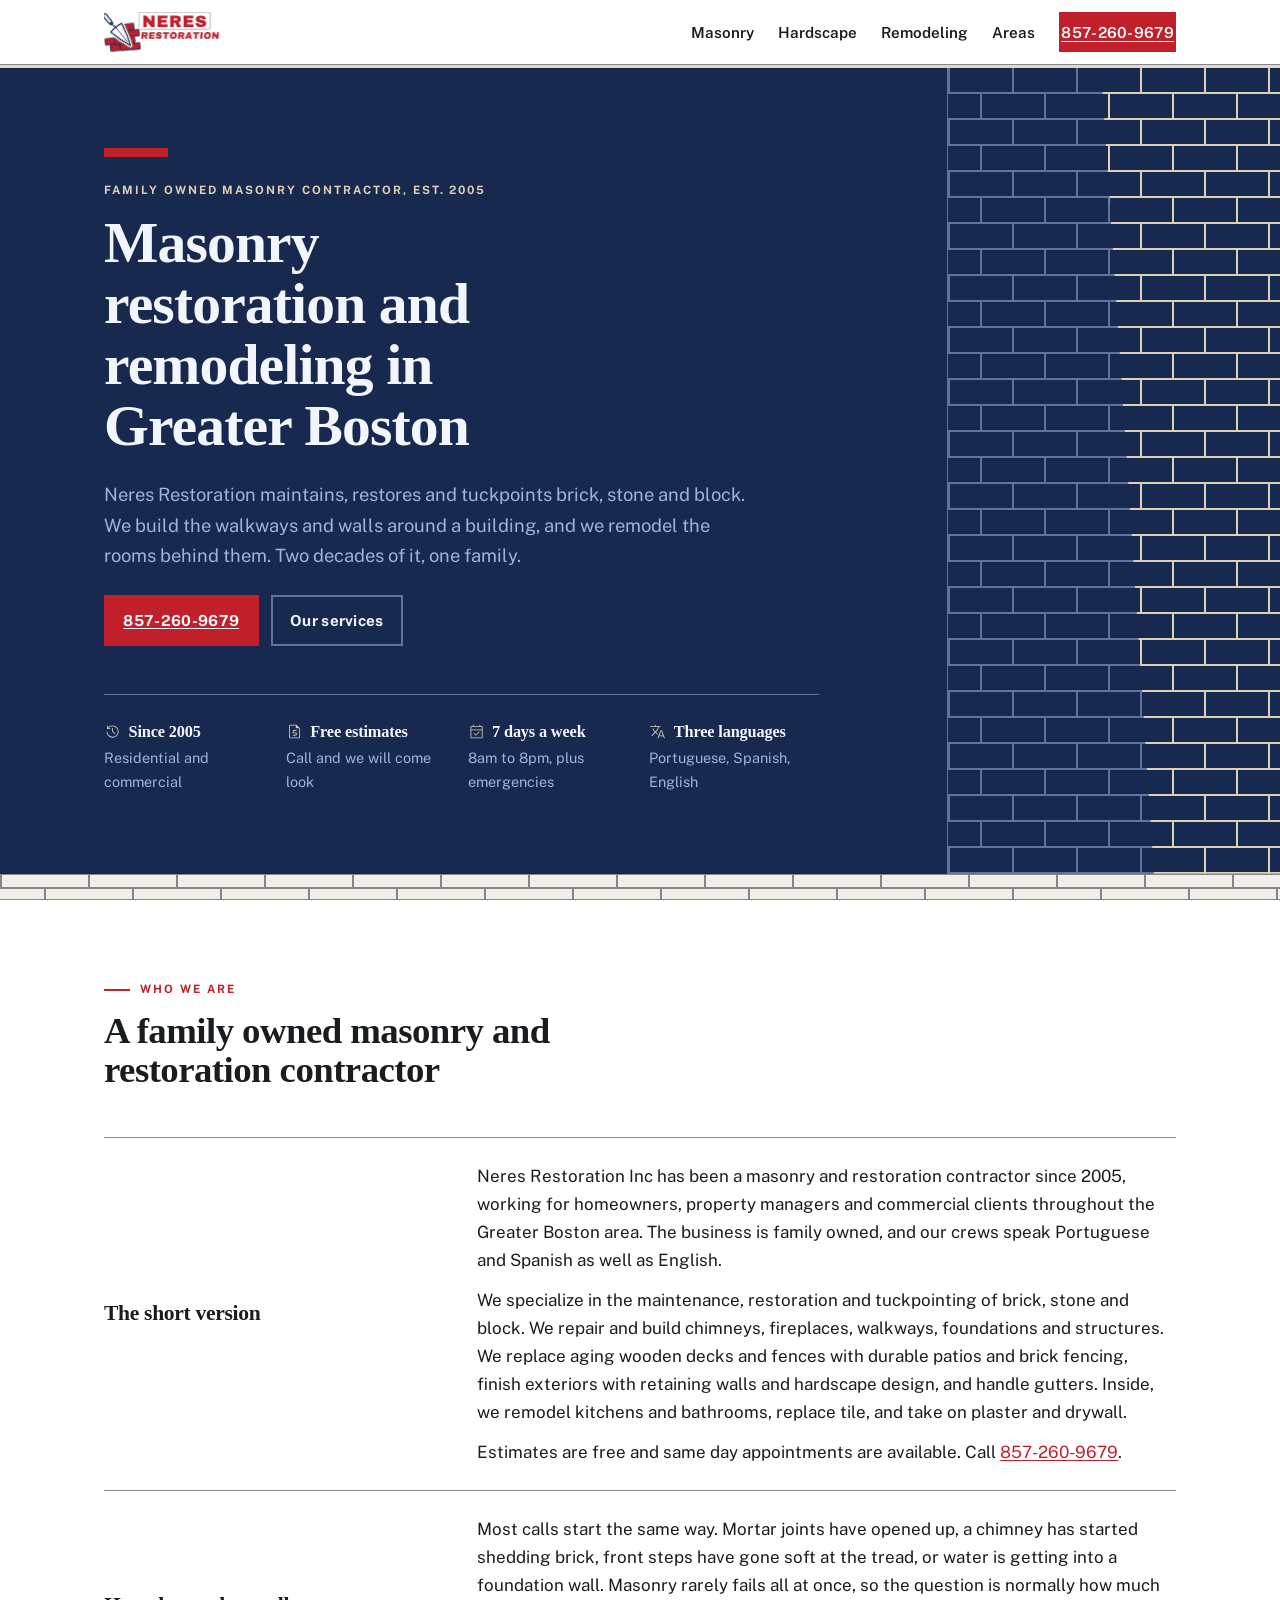
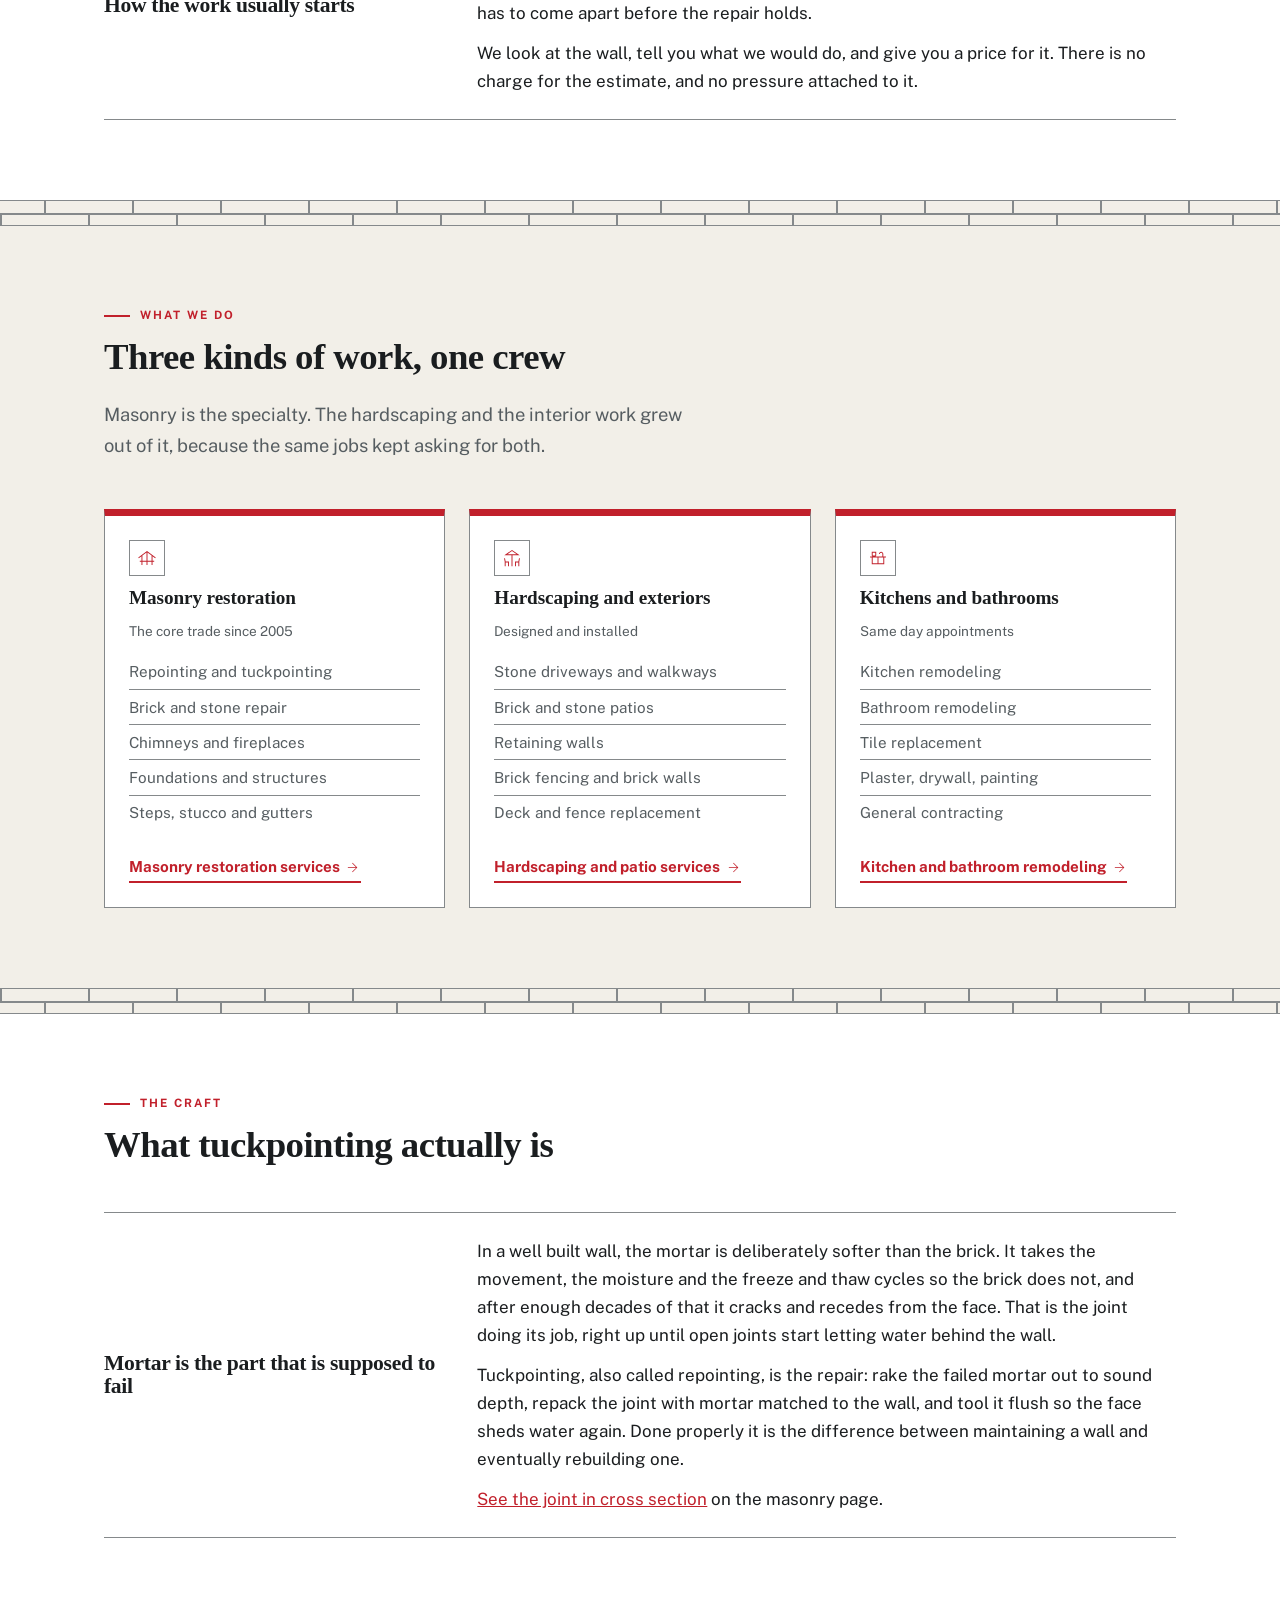
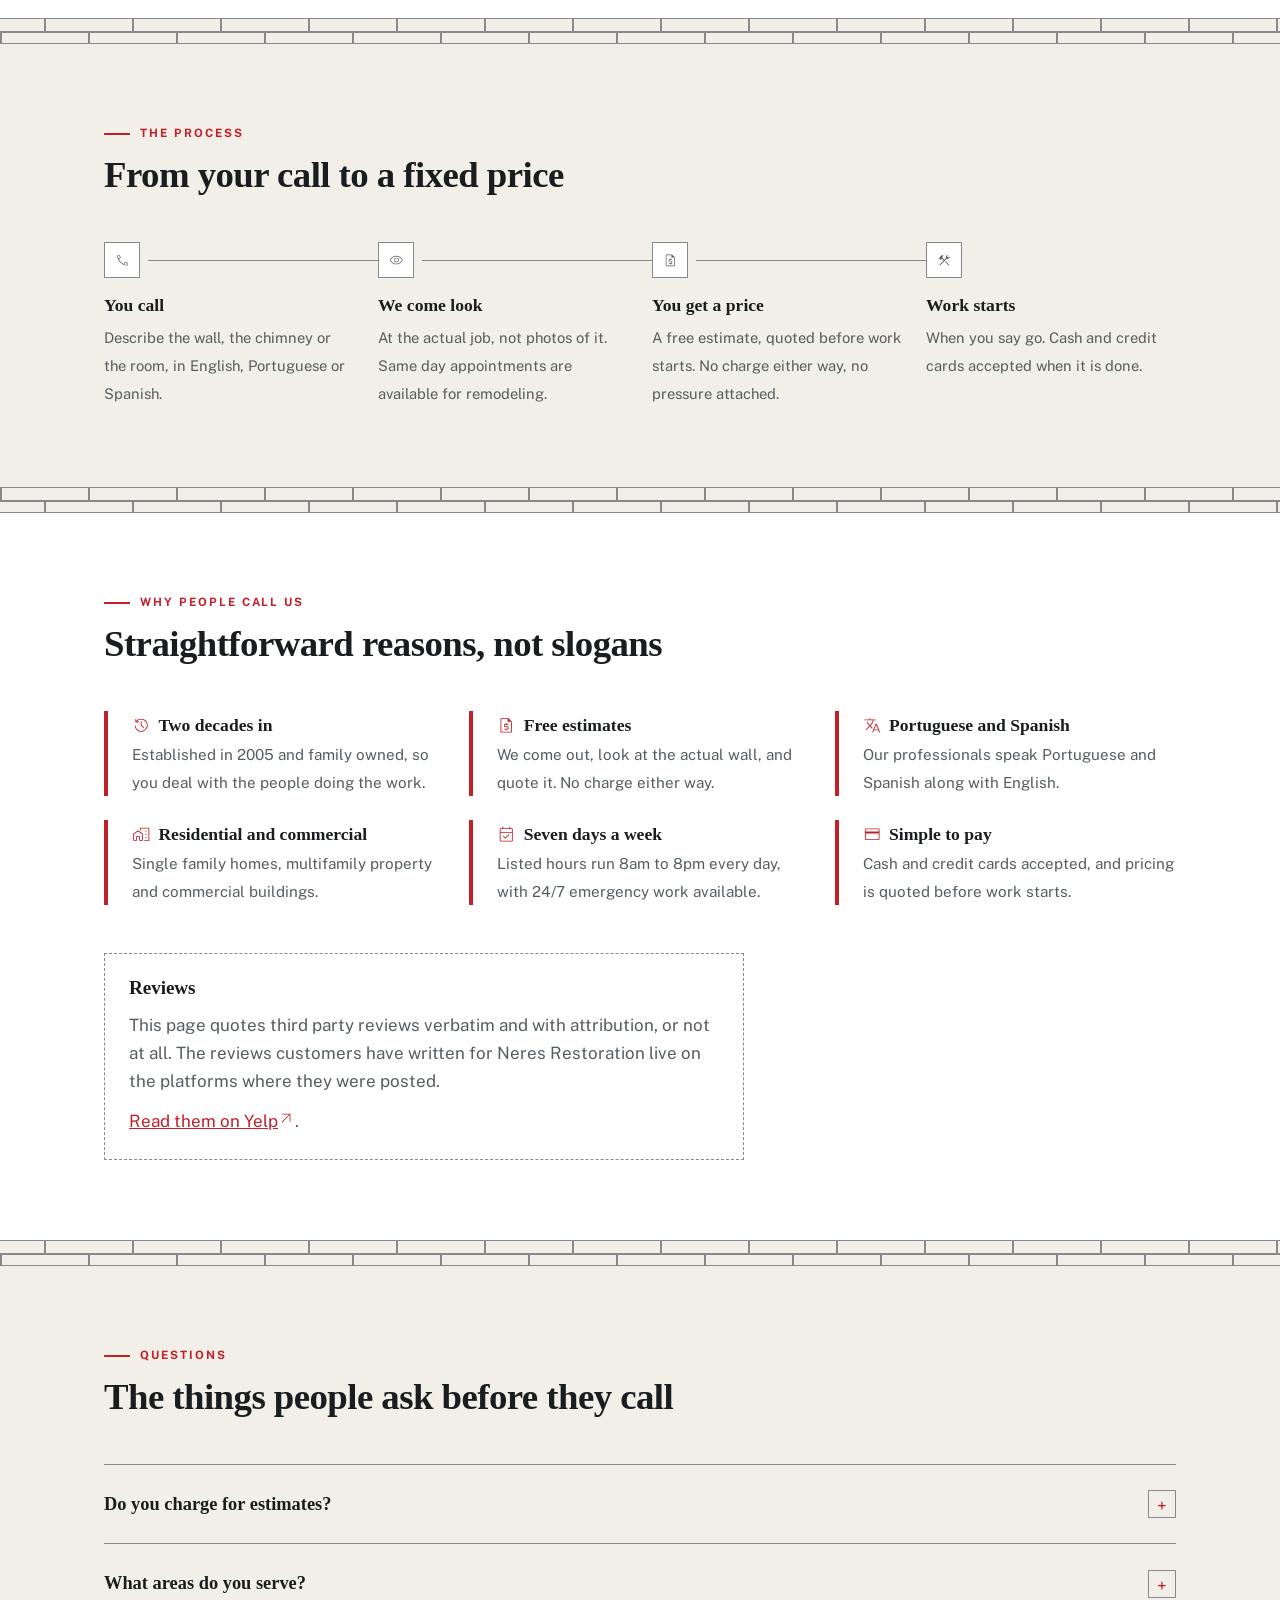
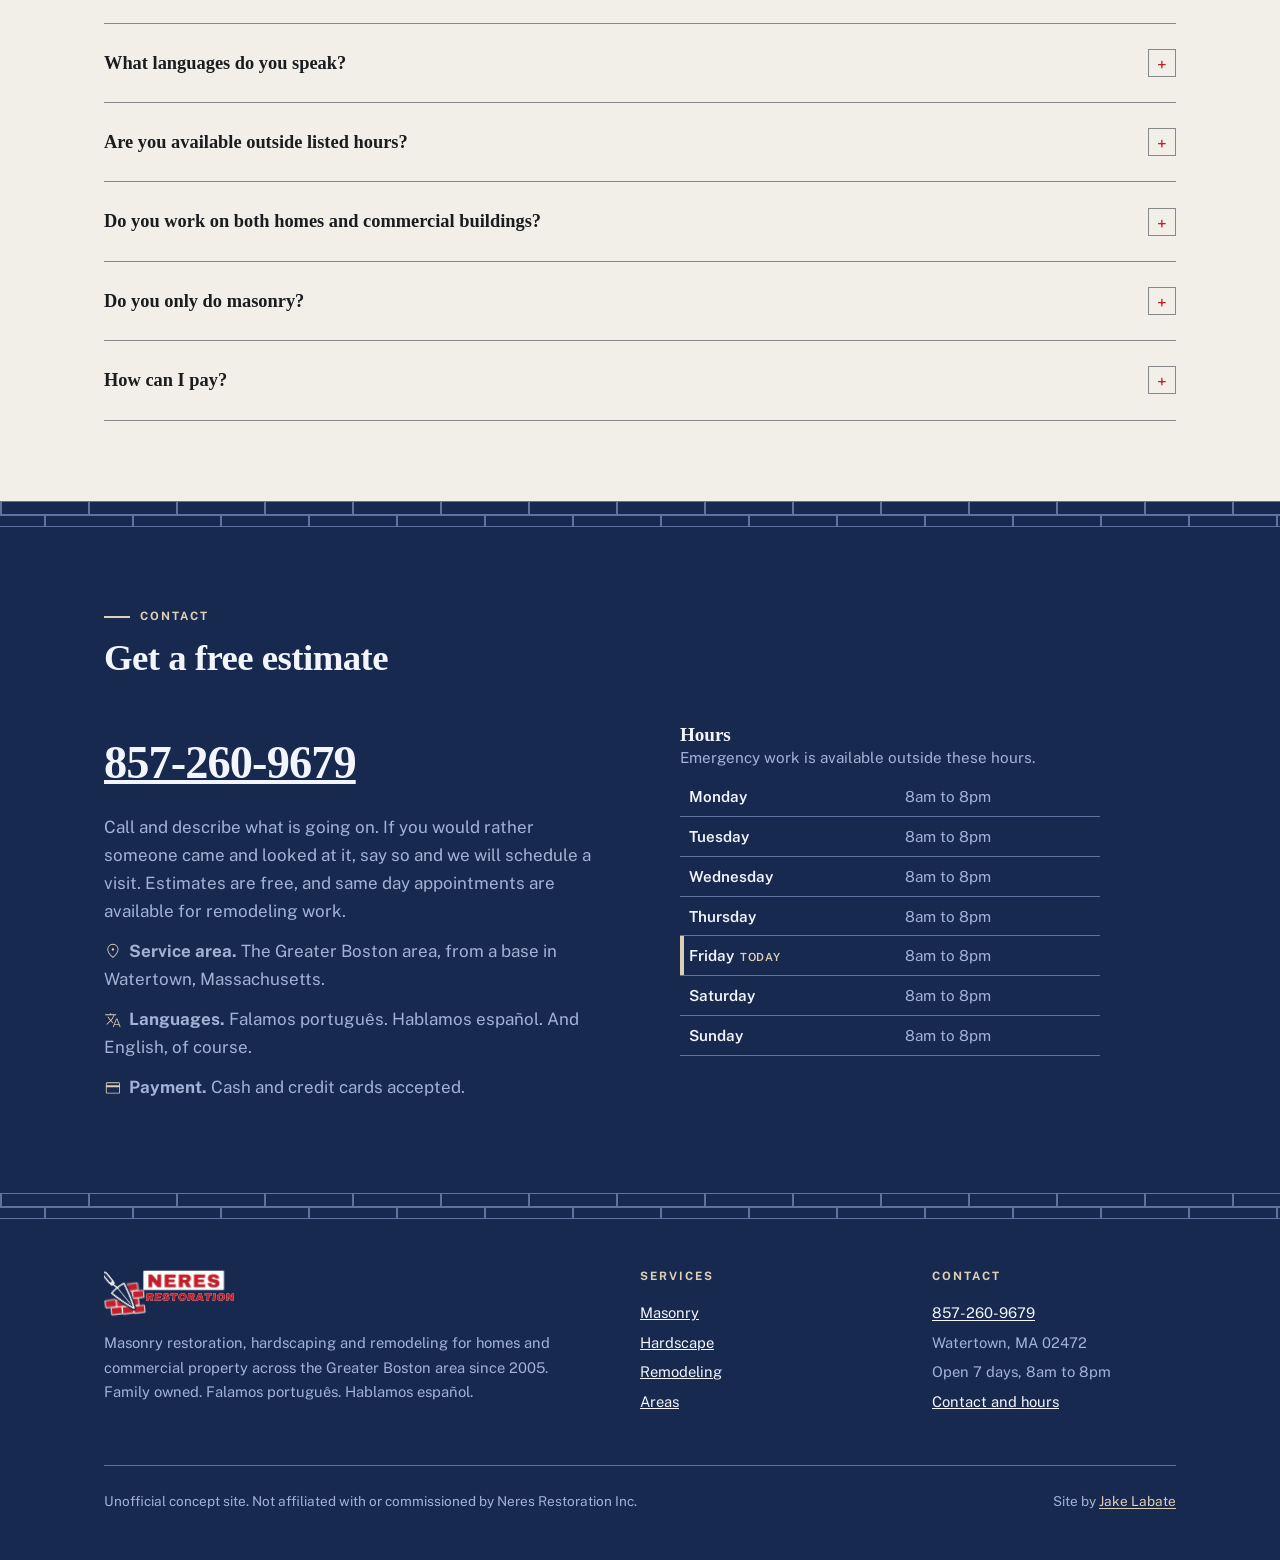
<file: index.html>
<!DOCTYPE html>
<html lang="en">
<head>
<meta charset="utf-8">
<meta name="viewport" content="width=device-width, initial-scale=1">
<meta name="robots" content="noindex, nofollow">
<title>Neres Restoration | Masonry and Remodeling in Greater Boston</title>
<meta name="description" content="Family owned masonry contractor for Greater Boston since 2005. Tuckpointing, chimneys, foundations, patios and remodeling. Free estimates. Portuguese and Spanish spoken.">
<link rel="canonical" href="https://jakelabate.github.io/neres-restoration/">
<meta property="og:type" content="website">
<meta property="og:site_name" content="Neres Restoration">
<meta property="og:locale" content="en_US">
<meta property="og:title" content="Neres Restoration | Masonry and Remodeling in Greater Boston">
<meta property="og:description" content="Family owned masonry contractor for Greater Boston since 2005. Tuckpointing, chimneys, foundations, patios and remodeling. Free estimates. Portuguese and Spanish spoken.">
<meta property="og:url" content="https://jakelabate.github.io/neres-restoration/">
<meta property="og:image" content="https://jakelabate.github.io/neres-restoration/img/og/index.png">
<meta property="og:image:width" content="1200">
<meta property="og:image:height" content="630">
<meta property="og:image:alt" content="Neres Restoration. Neres Restoration | Masonry and Remodeling in Greater Boston">
<meta name="twitter:card" content="summary_large_image">
<meta name="twitter:title" content="Neres Restoration | Masonry and Remodeling in Greater Boston">
<meta name="twitter:description" content="Family owned masonry contractor for Greater Boston since 2005. Tuckpointing, chimneys, foundations, patios and remodeling. Free estimates. Portuguese and Spanish spoken.">
<meta name="twitter:image" content="https://jakelabate.github.io/neres-restoration/img/og/index.png">
<link rel="icon" href="favicon.ico" sizes="any">
<link rel="apple-touch-icon" href="apple-touch-icon.png">
<link rel="stylesheet" href="fonts/fonts.css">
<link rel="preload" as="font" type="font/woff2" href="fonts/zilla-slab-latin-700-normal.woff2" crossorigin>
<link rel="preload" as="font" type="font/woff2" href="fonts/public-sans-latin-400-normal.woff2" crossorigin>
<script>try{if(!matchMedia('(prefers-reduced-motion: reduce)').matches)document.documentElement.classList.add('js-anim')}catch(e){}</script>
<style>
*,*::before,*::after{box-sizing:border-box}
:root{--paper:#ffffff;--mortar:#f2efe8;--ink:#1a1d1f;--muted:#565d61;--line:#85898b;--brand:#c1202b;--brand-ink:#ffffff;--slate:#17294f;--slate-ink:#f2f5fb;--slate-muted:#a3b2d4;--slate-line:#61729f;--buff:#ddd0b4;--track:#ded8ce;
--s1:12px;--s2:24px;--s3:48px;--s4:80px;--nav-h:64px;
--display:'Zilla Slab','Zilla Slab Fallback',Georgia,serif;
--body:'Public Sans','Public Sans Fallback',Arial,sans-serif;
}
html{-webkit-text-size-adjust:100%}
body{margin:0;background:var(--paper);color:var(--ink);font-family:var(--body);
     font-size:1.0625rem;line-height:1.65;overflow-wrap:break-word}
.grid > *,[class*="grid"] > *{min-width:0}
img,svg,video,canvas,iframe{max-width:100%}
@media (max-width:700px){[class*="grid"]{grid-template-columns:1fr}}
a[href^="http"],code,.url{overflow-wrap:anywhere}
p,li,blockquote,figcaption,address{max-width:72ch}

h1,h2,h3{font-family:var(--display);font-weight:700;line-height:1.06;
         letter-spacing:-.015em;margin:0}
h1{font-size:clamp(2.15rem,5.4vw,3.6rem)}
h2{font-size:clamp(1.55rem,3.3vw,2.3rem)}
h3{font-size:1.2rem;font-weight:600;letter-spacing:-.005em}
p{margin:0 0 var(--s1)}
ul{margin:0;padding:0 0 0 1.1em}
a{color:var(--brand)}
a[href^="tel:"],a[href^="mailto:"]{text-decoration:underline;text-underline-offset:2px}
:focus-visible{outline:3px solid var(--brand);outline-offset:2px}

.wrap{max-width:1120px;margin:0 auto;padding:0 var(--s2)}
.eyebrow{font-family:var(--body);font-weight:700;font-size:.72rem;letter-spacing:.17em;
         text-transform:uppercase;color:var(--brand);margin:0 0 var(--s1)}
.eyebrow::before{content:"";display:inline-block;width:26px;height:2px;background:var(--brand);
                 vertical-align:middle;margin-right:10px}
.dark .eyebrow::before,.cta .eyebrow::before{background:var(--buff)}
.cta .eyebrow::before{background:var(--brand-ink)}
.hero .eyebrow::before{display:none}
.mi{width:1em;height:1em;fill:currentColor;flex:none;display:inline-block}
.chip{display:inline-grid;place-items:center;width:36px;height:36px;flex:none;
      border:1px solid var(--line);background:var(--paper);color:var(--brand);font-size:20px}
.dark .chip{border-color:var(--slate-line);background:var(--slate);color:var(--buff)}
.lede{font-size:1.15rem;color:var(--muted);max-width:60ch}
.skip{position:absolute;left:-9999px}
.skip:focus{position:static;display:inline-block;padding:var(--s1);background:var(--brand);color:var(--brand-ink)}

/* ------------------------------------------------------------------ nav */
.site-nav{position:sticky;top:0;z-index:60;background:var(--paper);
          border-bottom:1px solid var(--line);transition:box-shadow .18s ease}
.site-nav.is-stuck{box-shadow:0 6px 18px rgba(0,0,0,.07)}
.site-nav .row{display:flex;align-items:center;justify-content:space-between;
               gap:var(--s2);min-height:var(--nav-h)}
.brand{display:flex;align-items:center;text-decoration:none;color:var(--ink)}
.brand svg{height:46px;width:auto;display:block}
footer .f-lockup{margin-bottom:var(--s1)}
footer .f-lockup svg{height:52px}
.brand-mark{font-family:var(--display);font-weight:700;font-size:1.35rem;letter-spacing:.06em}
.brand-sub{font-family:var(--body);font-weight:600;font-size:.66rem;letter-spacing:.19em;
           text-transform:uppercase;color:var(--muted)}
.site-nav > .row > nav ul{display:flex;align-items:center;gap:var(--s2);
                          list-style:none;margin:0;padding:0}
.site-nav > .row > nav a{color:var(--ink);text-decoration:none;font-weight:600;
                         font-size:.95rem;padding:.4em 0;border-bottom:2px solid transparent}
.site-nav > .row > nav a:hover{border-bottom-color:var(--brand)}
.site-nav > .row > nav a[aria-current="page"]{border-bottom-color:var(--brand);color:var(--brand)}
.site-nav > .row > nav a.btn{color:var(--brand-ink);border-bottom:0;
                             text-decoration:underline;text-underline-offset:3px}
.site-nav > .row > nav a.btn:hover{border-bottom:0;background:var(--paper);color:var(--brand)}
.burger{display:none;flex-direction:column;justify-content:center;gap:5px;width:44px;height:44px;
        padding:0;background:none;border:1px solid var(--line);cursor:pointer}
.burger span{display:block;height:2px;width:22px;margin:0 auto;background:var(--ink)}
@media (max-width:820px){
  .burger{display:flex}
  .site-nav > .row > nav{display:none}
  .site-nav.is-open > .row > nav{display:block;position:absolute;left:0;right:0;top:var(--nav-h);
    background:var(--paper);border-bottom:1px solid var(--line);padding:var(--s1) var(--s2) var(--s2)}
  .site-nav.is-open > .row > nav ul{flex-direction:column;align-items:flex-start;gap:var(--s1)}
  .site-nav .row{position:relative}
}

.progress{position:sticky;top:var(--nav-h);z-index:59;height:3px;background:var(--track);overflow:hidden}
.progress > span{display:block;height:100%;background:var(--brand);
                 transform:scaleX(0);transform-origin:0 50%;will-change:transform;transition:none}

/* ------------------------------------------------------------------ buttons */
.btn{display:inline-block;font-family:var(--body);font-weight:700;font-size:.95rem;
     letter-spacing:.02em;padding:.72em 1.15em;background:var(--brand);color:var(--brand-ink);
     text-decoration:underline;text-underline-offset:3px;border:2px solid var(--brand)}
.btn:hover{background:var(--paper);color:var(--brand)}
.btn-ghost{background:transparent;color:var(--slate-ink);border-color:var(--slate-line);
           text-decoration:none}
.btn-ghost:hover{background:var(--slate-ink);color:var(--slate)}
.actions{display:flex;flex-wrap:wrap;gap:var(--s1);margin-top:var(--s2)}

/* ------------------------------------------------------------------ course bands */
.course{height:26px;background-color:var(--mortar);
  background-image:
    linear-gradient(to bottom,transparent 0 12px,var(--line) 12px 14px,transparent 14px 26px),
    repeating-linear-gradient(to right,var(--line) 0 2px,transparent 2px 88px),
    repeating-linear-gradient(to right,var(--line) 0 2px,transparent 2px 88px);
  background-size:100% 26px,88px 12px,88px 12px;
  background-position:0 0,0 0,44px 14px;background-repeat:repeat-x;
  border-top:1px solid var(--line);border-bottom:1px solid var(--line)}
.course--b{background-position:0 0,44px 0,0 14px}
.course--dark{background-color:var(--slate);
  background-image:
    linear-gradient(to bottom,transparent 0 12px,var(--slate-line) 12px 14px,transparent 14px 26px),
    repeating-linear-gradient(to right,var(--slate-line) 0 2px,transparent 2px 88px),
    repeating-linear-gradient(to right,var(--slate-line) 0 2px,transparent 2px 88px);
  border-color:var(--slate-line)}

/* -------------------------------------------------- hero wall + side panels */
.hero{position:relative;overflow:hidden}
.hero .wrap{position:relative;z-index:1}
.elevation{position:absolute;top:0;right:0;bottom:0;width:26%;pointer-events:none;
           display:flex;flex-direction:column;border-left:1px solid var(--slate-line)}
.brick{height:26px;flex:none;background-color:var(--slate);
       background-image:
         linear-gradient(to bottom,transparent 0 24px,var(--slate-line) 24px 26px),
         repeating-linear-gradient(to right,var(--slate-line) 0 2px,transparent 2px 64px);
       background-size:100% 26px,64px 26px}
.brick--b{background-position:0 0,32px 0}
.repoint{position:absolute;inset:0;display:flex;flex-direction:column;
         clip-path:polygon(46% 0,100% 0,100% 100%,62% 100%);
         animation:repoint 2s .4s ease-out both}
.repoint .brick{background-color:var(--slate);
  background-image:
    linear-gradient(to bottom,transparent 0 24px,var(--buff) 24px 26px),
    repeating-linear-gradient(to right,var(--buff) 0 2px,transparent 2px 64px)}
@keyframes repoint{
  from{clip-path:polygon(96% 0,100% 0,100% 100%,99% 100%)}
  to{clip-path:polygon(46% 0,100% 0,100% 100%,62% 100%)}}
@media (max-width:1080px){.elevation{display:none}}
@media (min-width:1081px){.hero .wrap{padding-right:calc(26% + var(--s3))}}

.panel{position:absolute;top:0;right:0;bottom:0;width:26%;pointer-events:none;
       border-left:1px solid var(--line);background-color:var(--mortar)}
.panel--bond{display:flex;flex-direction:column}
.panel--bond .brick{background-color:var(--mortar);
  background-image:
    linear-gradient(to bottom,transparent 0 24px,var(--line) 24px 26px),
    repeating-linear-gradient(to right,var(--line) 0 2px,transparent 2px 64px)}
.panel--pavers{background-image:
    repeating-linear-gradient(to bottom,var(--line) 0 2px,transparent 2px 96px),
    repeating-linear-gradient(to right,var(--line) 0 2px,transparent 2px 34px)}
.panel--survey{background-image:
    repeating-linear-gradient(45deg,var(--line) 0 2px,transparent 2px 30px)}
.panel--tile{background-image:
    repeating-linear-gradient(to bottom,var(--line) 0 2px,transparent 2px 72px),
    repeating-linear-gradient(to right,var(--line) 0 2px,transparent 2px 72px)}
.band{position:relative;overflow:hidden}
.band .wrap{position:relative;z-index:1}
@media (max-width:1080px){.panel{display:none}}
@media (min-width:1081px){.band .wrap{padding-right:calc(26% + var(--s3))}}

/* ------------------------------------------------------------------ sections */
section{padding:var(--s4) 0}
.compact{padding:var(--s3) 0}
.tinted{background:var(--mortar)}
.dark{background:var(--slate);color:var(--slate-ink)}
.dark h1,.dark h2,.dark h3{color:var(--slate-ink)}
.dark .eyebrow{color:var(--buff)}
.dark .lede,.dark .sub{color:var(--slate-muted)}
.dark a{color:var(--slate-ink)}

.hero .rule{display:block;width:64px;height:9px;background:var(--brand);margin:0 0 var(--s2)}
.hero h1{max-width:16ch}
.hero .lede{margin-top:var(--s2)}
.facts{list-style:none;padding:var(--s2) 0 0;margin:var(--s3) 0 0;display:grid;gap:var(--s1);
       grid-template-columns:repeat(4,1fr);border-top:1px solid var(--slate-line)}
.facts li{font-size:.9rem;color:var(--slate-muted);max-width:none}
.facts b{display:block;font-family:var(--display);font-weight:600;font-size:1.02rem;
         color:var(--slate-ink);letter-spacing:-.01em}
.facts .mi{color:var(--buff);width:1.05em;height:1.05em;vertical-align:-3px;margin-right:.45em}
@media (max-width:820px){.facts{grid-template-columns:repeat(2,1fr)}}

.head{max-width:60ch}
.head .lede{margin-top:var(--s2)}

.cardgrid{display:grid;gap:var(--s2);grid-template-columns:repeat(3,1fr);margin-top:var(--s3)}
.card{background:var(--paper);border:1px solid var(--line);border-top:7px solid var(--brand);
      padding:var(--s2);display:flex;flex-direction:column}
.card h3{margin-bottom:var(--s1)}
.card .chip{margin-bottom:var(--s1)}
.card .since{font-size:.85rem;color:var(--muted);margin-bottom:var(--s1)}
.card ul{list-style:none;padding:0;margin:0 0 var(--s2);font-size:.95rem;color:var(--muted)}
.card li{padding:.3em 0;border-bottom:1px solid var(--line)}
.card li:last-child{border-bottom:0}
.card .go{margin-top:auto;font-weight:700;font-size:.95rem;text-decoration:none;
          border-bottom:2px solid var(--brand);align-self:flex-start;padding-bottom:2px}
.go .mi{vertical-align:-3px;margin-left:.35em}
@media (max-width:900px){.cardgrid{grid-template-columns:1fr}}

.stack{margin-top:var(--s3);border-top:1px solid var(--line)}
.item{display:grid;grid-template-columns:1fr 2fr;gap:var(--s2);
      padding:var(--s2) 0;border-bottom:1px solid var(--line)}
.item h2{font-size:1.35rem;display:flex;align-items:center;gap:12px}
.item p:last-child{margin-bottom:0}
@media (max-width:820px){.item{grid-template-columns:1fr;gap:var(--s1)}}

.why{list-style:none;padding:0;margin:var(--s3) 0 0;display:grid;gap:var(--s2);
     grid-template-columns:repeat(3,1fr)}
.why li{max-width:none;border-left:4px solid var(--brand);padding-left:var(--s2)}
.why b{display:block;font-family:var(--display);font-weight:600;font-size:1.1rem}
.why .mi{color:var(--brand);width:1.05em;height:1.05em;vertical-align:-3px;margin-right:.45em}
.why span{font-size:.95rem;color:var(--muted)}
@media (max-width:820px){.why{grid-template-columns:1fr}}

/* ------------------------------------------------------------------ steps */
.steps{list-style:none;margin:var(--s3) 0 0;padding:0;display:grid;gap:var(--s2);
       grid-template-columns:repeat(4,1fr)}
.steps li{position:relative;max-width:none}
.steps li::before{content:"";position:absolute;top:18px;left:44px;
                  right:calc(-1 * var(--s2));height:1px;background:var(--line)}
.steps li:last-child::before{display:none}
.steps b{display:block;font-family:var(--display);font-weight:600;font-size:1.1rem;
         margin:.7em 0 .2em}
.steps span{font-size:.92rem;color:var(--muted)}
@media (max-width:820px){
  .steps{grid-template-columns:1fr 1fr}
  .steps li:nth-child(2)::before{display:none}
}
@media (max-width:520px){
  .steps{grid-template-columns:1fr}
  .steps li::before{display:none}
}

/* ------------------------------------------------------------------ diagram */
.diagram{margin-top:var(--s3);border:1px solid var(--line);background:var(--paper);
         padding:var(--s2)}
.diagram svg{display:block;height:auto;width:100%}
.diagram figcaption{font-size:.88rem;color:var(--muted);margin-top:var(--s1)}
.dg-brick{fill:var(--mortar);stroke:var(--ink);stroke-width:2}
.dg-old{fill:var(--paper);stroke:var(--line);stroke-width:2}
.dg-crack{stroke:var(--line);stroke-width:2;fill:none}
.dg-new{fill:var(--buff);stroke:var(--ink);stroke-width:2}
.dg-mem{fill:var(--brand);stroke:var(--ink);stroke-width:2}
.dg-lead{stroke:var(--muted);stroke-width:1.5;fill:none}
.dg-dim{stroke:var(--brand);stroke-width:2;fill:none}
.dg-label{font-family:var(--body);font-size:15px;fill:var(--ink)}
.dg-sub{font-family:var(--body);font-size:13px;fill:var(--muted)}
.dg-tag{font-family:var(--body);font-size:12px;font-weight:700;letter-spacing:.14em;
        fill:var(--brand)}
@media (max-width:700px){
  .dg-label,.dg-sub,.dg-tag,.dg-lead,.dg-dim{display:none}
  .diagram{padding:var(--s1)}
}

/* ------------------------------------------------------------------ faq */
.faq{margin-top:var(--s3);border-top:1px solid var(--line)}
.faq details{border-bottom:1px solid var(--line)}
.faq summary{display:flex;justify-content:space-between;align-items:center;gap:var(--s2);
             padding:var(--s2) 0;cursor:pointer;font-family:var(--display);font-weight:600;
             font-size:1.15rem;list-style:none}
.faq summary::-webkit-details-marker{display:none}
.faq summary::after{content:"+";flex:none;width:28px;height:28px;border:1px solid var(--line);
                    display:grid;place-items:center;font-family:var(--body);font-weight:400;
                    font-size:1.1rem;color:var(--brand);transition:transform .18s ease}
.faq details[open] summary::after{transform:rotate(45deg)}
.faq .a{padding:0 0 var(--s2);color:var(--muted);max-width:64ch}
.faq .a p{margin:0 0 var(--s1)}
.faq .a p:last-child{margin:0}

/* ------------------------------------------------------------------ reviews gap */
.gap{margin-top:var(--s3);border:1px dashed var(--line);padding:var(--s2);max-width:64ch}
.gap h3{margin-bottom:var(--s1)}
.gap p{color:var(--muted);margin:0 0 var(--s1)}
.gap p:last-child{margin:0}

/* ------------------------------------------------------------------ contact */
.contact{display:grid;grid-template-columns:1fr 1fr;gap:var(--s4);margin-top:var(--s3)}
.contact .mi{color:var(--buff);width:1.05em;height:1.05em;vertical-align:-3px;margin-right:.4em}
@media (max-width:820px){.contact{grid-template-columns:1fr;gap:var(--s3)}}
.bignum{font-family:var(--display);font-weight:700;font-size:clamp(1.9rem,4.6vw,2.9rem);
        letter-spacing:-.02em;display:inline-block;color:var(--slate-ink)}
table.hours{border-collapse:collapse;width:100%;max-width:420px;font-size:.95rem}
table.hours caption{text-align:left;padding-bottom:.5em}
table.hours th,table.hours td{text-align:left;padding:.45em .6em;
                              border-bottom:1px solid var(--slate-line);font-weight:400}
table.hours th{font-weight:600;color:var(--slate-ink)}
table.hours td{color:var(--slate-muted)}
.is-today th{box-shadow:inset 4px 0 0 var(--buff)}
.is-today th,.is-today td{color:var(--slate-ink);font-weight:600}
.today-tag{margin-left:.5em;font-size:.7rem;letter-spacing:.08em;text-transform:uppercase;
           color:var(--buff)}

.cta{background:var(--brand);color:var(--brand-ink)}
.cta h2{font-family:var(--display);color:var(--brand-ink)}
.cta p{color:var(--brand-ink)}
.cta a{color:var(--brand-ink)}
.cta .eyebrow{color:var(--brand-ink)}
.cta .btn{background:var(--paper);color:var(--brand);border-color:var(--paper)}
.cta .btn:hover{background:var(--brand);color:var(--brand-ink);border-color:var(--paper)}

footer{background:var(--slate);color:var(--slate-muted);padding:var(--s3) 0;font-size:.92rem}
footer .cols{display:grid;grid-template-columns:2fr 1fr 1fr;gap:var(--s3);margin-bottom:var(--s3)}
@media (max-width:820px){footer .cols{grid-template-columns:1fr;gap:var(--s2)}}
footer h4{font-family:var(--body);font-weight:700;font-size:.72rem;letter-spacing:.17em;
          text-transform:uppercase;color:var(--buff);margin:0 0 var(--s1)}
footer ul{list-style:none;padding:0}
footer li{padding:.18em 0}
footer a{color:var(--slate-ink)}
footer .brand-mark{color:var(--slate-ink)}
footer .brand-sub{color:var(--slate-muted)}
footer .legal{border-top:1px solid var(--slate-line);padding-top:var(--s2);
              display:flex;flex-wrap:wrap;gap:var(--s1) var(--s2);justify-content:space-between}
footer .legal p{margin:0;font-size:.85rem;color:var(--slate-muted)}
.credit a{color:var(--buff);text-decoration:underline;text-underline-offset:2px}

/* ------------------------------------------------------------------ reveals */
.js-anim .rv{opacity:0;transform:translateY(14px);
             transition:opacity .55s ease,transform .55s ease}
.js-anim .rv.in{opacity:1;transform:none}

@media (prefers-reduced-motion:reduce){*{animation:none!important;transition:none!important}}
</style>
<script type="application/ld+json">
{
  "@context": "https://schema.org",
  "@graph": [
    {
      "@type": "WebSite",
      "@id": "https://jakelabate.github.io/neres-restoration/#website",
      "url": "https://jakelabate.github.io/neres-restoration/",
      "name": "Neres Restoration",
      "inLanguage": "en",
      "publisher": {
        "@id": "https://jakelabate.github.io/neres-restoration/#org"
      }
    },
    {
      "@type": "WebPage",
      "@id": "https://jakelabate.github.io/neres-restoration/#webpage",
      "url": "https://jakelabate.github.io/neres-restoration/",
      "name": "Neres Restoration | Masonry and Remodeling in Greater Boston",
      "description": "Family owned masonry contractor for Greater Boston since 2005. Tuckpointing, chimneys, foundations, patios and remodeling. Free estimates. Portuguese and Spanish spoken.",
      "isPartOf": {
        "@id": "https://jakelabate.github.io/neres-restoration/#website"
      },
      "about": {
        "@id": "https://jakelabate.github.io/neres-restoration/#org"
      },
      "primaryImageOfPage": "https://jakelabate.github.io/neres-restoration/img/og/index.png"
    },
    {
      "@type": "GeneralContractor",
      "@id": "https://jakelabate.github.io/neres-restoration/#org",
      "name": "Neres Restoration Inc",
      "alternateName": "Neres Restoration",
      "url": "https://jakelabate.github.io/neres-restoration/",
      "description": "Family owned masonry and restoration contractor serving the Greater Boston area since 2005. Repointing and tuckpointing of brick, stone and block, chimneys, fireplaces, foundations, steps, stucco, gutters, patios, walkways, retaining walls, and kitchen and bathroom remodeling.",
      "telephone": "+1-857-260-9679",
      "foundingDate": "2005",
      "image": "https://jakelabate.github.io/neres-restoration/img/og/index.png",
      "logo": "https://jakelabate.github.io/neres-restoration/apple-touch-icon.png",
      "address": {
        "@type": "PostalAddress",
        "addressLocality": "Watertown",
        "addressRegion": "MA",
        "postalCode": "02472",
        "addressCountry": "US"
      },
      "areaServed": {
        "@type": "AdministrativeArea",
        "name": "Greater Boston, Massachusetts"
      },
      "knowsLanguage": [
        "en",
        "pt",
        "es"
      ],
      "paymentAccepted": "Cash, Credit Card",
      "contactPoint": {
        "@type": "ContactPoint",
        "telephone": "+1-857-260-9679",
        "contactType": "customer service",
        "availableLanguage": [
          "English",
          "Portuguese",
          "Spanish"
        ]
      },
      "openingHoursSpecification": [
        {
          "@type": "OpeningHoursSpecification",
          "dayOfWeek": [
            "Monday",
            "Tuesday",
            "Wednesday",
            "Thursday",
            "Friday",
            "Saturday",
            "Sunday"
          ],
          "opens": "08:00",
          "closes": "20:00"
        }
      ],
      "sameAs": [
        "https://www.neresrestoration.com/",
        "https://www.yelp.com/biz/neres-restoration-watertown",
        "https://www.networx.com/c.neres-restoration-corp",
        "https://www.thebluebook.com/iProView/1398089/neres-restoration-inc/subcontractors/"
      ],
      "makesOffer": [
        {
          "@type": "Offer",
          "itemOffered": {
            "@type": "Service",
            "name": "Masonry restoration",
            "provider": {
              "@id": "https://jakelabate.github.io/neres-restoration/#org"
            },
            "areaServed": "Greater Boston, Massachusetts"
          }
        },
        {
          "@type": "Offer",
          "itemOffered": {
            "@type": "Service",
            "name": "Repointing and tuckpointing",
            "provider": {
              "@id": "https://jakelabate.github.io/neres-restoration/#org"
            },
            "areaServed": "Greater Boston, Massachusetts"
          }
        },
        {
          "@type": "Offer",
          "itemOffered": {
            "@type": "Service",
            "name": "Chimney repair",
            "provider": {
              "@id": "https://jakelabate.github.io/neres-restoration/#org"
            },
            "areaServed": "Greater Boston, Massachusetts"
          }
        },
        {
          "@type": "Offer",
          "itemOffered": {
            "@type": "Service",
            "name": "Fireplace cleaning",
            "provider": {
              "@id": "https://jakelabate.github.io/neres-restoration/#org"
            },
            "areaServed": "Greater Boston, Massachusetts"
          }
        },
        {
          "@type": "Offer",
          "itemOffered": {
            "@type": "Service",
            "name": "Foundation repair",
            "provider": {
              "@id": "https://jakelabate.github.io/neres-restoration/#org"
            },
            "areaServed": "Greater Boston, Massachusetts"
          }
        },
        {
          "@type": "Offer",
          "itemOffered": {
            "@type": "Service",
            "name": "Gutter services",
            "provider": {
              "@id": "https://jakelabate.github.io/neres-restoration/#org"
            },
            "areaServed": "Greater Boston, Massachusetts"
          }
        },
        {
          "@type": "Offer",
          "itemOffered": {
            "@type": "Service",
            "name": "Hardscaping",
            "provider": {
              "@id": "https://jakelabate.github.io/neres-restoration/#org"
            },
            "areaServed": "Greater Boston, Massachusetts"
          }
        },
        {
          "@type": "Offer",
          "itemOffered": {
            "@type": "Service",
            "name": "Patio and walkway installation",
            "provider": {
              "@id": "https://jakelabate.github.io/neres-restoration/#org"
            },
            "areaServed": "Greater Boston, Massachusetts"
          }
        },
        {
          "@type": "Offer",
          "itemOffered": {
            "@type": "Service",
            "name": "Retaining walls",
            "provider": {
              "@id": "https://jakelabate.github.io/neres-restoration/#org"
            },
            "areaServed": "Greater Boston, Massachusetts"
          }
        },
        {
          "@type": "Offer",
          "itemOffered": {
            "@type": "Service",
            "name": "Kitchen remodeling",
            "provider": {
              "@id": "https://jakelabate.github.io/neres-restoration/#org"
            },
            "areaServed": "Greater Boston, Massachusetts"
          }
        },
        {
          "@type": "Offer",
          "itemOffered": {
            "@type": "Service",
            "name": "Bathroom remodeling",
            "provider": {
              "@id": "https://jakelabate.github.io/neres-restoration/#org"
            },
            "areaServed": "Greater Boston, Massachusetts"
          }
        },
        {
          "@type": "Offer",
          "itemOffered": {
            "@type": "Service",
            "name": "Tile installation",
            "provider": {
              "@id": "https://jakelabate.github.io/neres-restoration/#org"
            },
            "areaServed": "Greater Boston, Massachusetts"
          }
        },
        {
          "@type": "Offer",
          "itemOffered": {
            "@type": "Service",
            "name": "Plaster and drywall",
            "provider": {
              "@id": "https://jakelabate.github.io/neres-restoration/#org"
            },
            "areaServed": "Greater Boston, Massachusetts"
          }
        },
        {
          "@type": "Offer",
          "itemOffered": {
            "@type": "Service",
            "name": "Painting",
            "provider": {
              "@id": "https://jakelabate.github.io/neres-restoration/#org"
            },
            "areaServed": "Greater Boston, Massachusetts"
          }
        }
      ]
    },
    {
      "@type": "FAQPage",
      "@id": "https://jakelabate.github.io/neres-restoration/#faq",
      "mainEntity": [
        {
          "@type": "Question",
          "name": "Do you charge for estimates?",
          "acceptedAnswer": {
            "@type": "Answer",
            "text": "No. Estimates are free. Call, describe the job, and we will come out and quote it."
          }
        },
        {
          "@type": "Question",
          "name": "What areas do you serve?",
          "acceptedAnswer": {
            "@type": "Answer",
            "text": "The Greater Boston area, from a base in Watertown, Massachusetts."
          }
        },
        {
          "@type": "Question",
          "name": "What languages do you speak?",
          "acceptedAnswer": {
            "@type": "Answer",
            "text": "Our professionals speak Portuguese and Spanish along with English."
          }
        },
        {
          "@type": "Question",
          "name": "Are you available outside listed hours?",
          "acceptedAnswer": {
            "@type": "Answer",
            "text": "Listed hours run 8am to 8pm, seven days a week, and 24/7 service is available across the Greater Boston area."
          }
        },
        {
          "@type": "Question",
          "name": "Do you work on both homes and commercial buildings?",
          "acceptedAnswer": {
            "@type": "Answer",
            "text": "Yes. We work on residential and commercial property, from single family homes to commercial buildings."
          }
        },
        {
          "@type": "Question",
          "name": "Do you only do masonry?",
          "acceptedAnswer": {
            "@type": "Answer",
            "text": "Masonry is the specialty, and the same crew handles hardscaping, gutters, kitchen and bathroom remodeling, tile, and plaster and drywall."
          }
        },
        {
          "@type": "Question",
          "name": "How can I pay?",
          "acceptedAnswer": {
            "@type": "Answer",
            "text": "Cash and credit cards are accepted."
          }
        }
      ]
    }
  ]
}
</script>
</head>
<body>
<a class="skip" href="#main">Skip to content</a>
<header class="site-nav" data-nav>
  <div class="wrap row">
    <a class="brand" href="index.html" aria-label="Neres Restoration home">
      <svg xmlns="http://www.w3.org/2000/svg" viewBox="0 0 1150 420" role="img" aria-label="Neres Restoration"><g transform="translate(-8,28) scale(1.1) rotate(-4 170 180)"><mask id="tc17294f"><rect x="-40" y="-40" width="420" height="440" fill="#fff"/><g transform="translate(112,126) rotate(-35)" fill="#000" stroke="#000" stroke-width="32" stroke-linejoin="round" stroke-linecap="round"><path d="M-58 0 Q0 -12 58 0 Q36 106 0 190 Q-36 106 -58 0 Z"/><rect x="-21" y="-60" width="24" height="15" rx="6"/><rect x="-23.5" y="-152" width="29" height="95" rx="14.5"/><path d="M0 2 C0 -18 -9 -26 -9 -46" fill="none" stroke-width="46"/></g></mask><g mask="url(#tc17294f)"><g fill="var(--slate)" stroke="var(--slate)" stroke-width="13" stroke-linejoin="round"><rect x="222" y="268" width="74" height="46" rx="3" transform="rotate(-3 259.0 291.0)"/><rect x="139" y="268" width="74" height="46" rx="3" transform="rotate(-3 176.0 291.0)"/><rect x="56" y="268" width="74" height="46" rx="3" transform="rotate(-3 93.0 291.0)"/><rect x="182" y="213" width="74" height="46" rx="3" transform="rotate(-3 219.0 236.0)"/><rect x="99" y="213" width="74" height="46" rx="3" transform="rotate(-3 136.0 236.0)"/><rect x="16" y="213" width="74" height="46" rx="3" transform="rotate(-3 53.0 236.0)"/><rect x="222" y="158" width="74" height="46" rx="3" transform="rotate(-3 259.0 181.0)"/><rect x="139" y="158" width="74" height="46" rx="3" transform="rotate(-3 176.0 181.0)"/><rect x="182" y="103" width="74" height="46" rx="3" transform="rotate(-3 219.0 126.0)"/></g><g fill="var(--brand)"><rect x="222" y="268" width="74" height="46" rx="3" transform="rotate(-3 259.0 291.0)"/><rect x="139" y="268" width="74" height="46" rx="3" transform="rotate(-3 176.0 291.0)"/><rect x="56" y="268" width="74" height="46" rx="3" transform="rotate(-3 93.0 291.0)"/><rect x="182" y="213" width="74" height="46" rx="3" transform="rotate(-3 219.0 236.0)"/><rect x="99" y="213" width="74" height="46" rx="3" transform="rotate(-3 136.0 236.0)"/><rect x="16" y="213" width="74" height="46" rx="3" transform="rotate(-3 53.0 236.0)"/><rect x="222" y="158" width="74" height="46" rx="3" transform="rotate(-3 259.0 181.0)"/><rect x="139" y="158" width="74" height="46" rx="3" transform="rotate(-3 176.0 181.0)"/><rect x="182" y="103" width="74" height="46" rx="3" transform="rotate(-3 219.0 126.0)"/></g></g><g transform="translate(112,126) rotate(-35)" fill="none" stroke="var(--slate)" stroke-width="10" stroke-linejoin="round" stroke-linecap="round"><path d="M-58 0 Q0 -12 58 0 Q36 106 0 190 Q-36 106 -58 0 Z"/><path d="M0 2 C0 -18 -9 -26 -9 -46"/><rect x="-21" y="-60" width="24" height="15" rx="6"/><rect x="-23.5" y="-152" width="29" height="95" rx="14.5"/><path d="M0 10 L0 146" stroke-width="5"/></g></g><rect x="318" y="30" width="651" height="156" rx="6" fill="var(--paper)" stroke="var(--slate)" stroke-width="3"/><g transform="translate(348,164.0)"><g fill="var(--brand)"><path transform="translate(0.0,0) scale(0.15000,-0.15000)" d="M566 0 277 334V0H74V688H267L556 349V688H759V0Z"/><path transform="translate(130.9,0) scale(0.15000,-0.15000)" d="M74 688H669V523H295V428H615V270H295V165H676V0H74Z"/><path transform="translate(245.2,0) scale(0.15000,-0.15000)" d="M594 288 747 0H499L377 251H295V0H74V688H495Q569 688 621.5 659.5Q674 631 700.5 582.5Q727 534 727 477Q727 414 693.0 363.0Q659 312 594 288ZM440 531H295V404H440Q466 404 484.0 422.5Q502 441 502 468Q502 495 484.0 513.0Q466 531 440 531Z"/><path transform="translate(367.9,0) scale(0.15000,-0.15000)" d="M74 688H669V523H295V428H615V270H295V165H676V0H74Z"/><path transform="translate(482.2,0) scale(0.15000,-0.15000)" d="M667 488V476H460V480Q460 510 438.0 530.0Q416 550 371 550Q327 550 303.5 537.0Q280 524 280 505Q280 478 312.0 465.0Q344 452 415 438Q498 421 551.5 402.5Q605 384 645.0 342.0Q685 300 686 228Q686 106 603.5 47.0Q521 -12 383 -12Q222 -12 132.5 42.0Q43 96 43 233H252Q252 181 279.0 163.5Q306 146 363 146Q405 146 432.5 155.0Q460 164 460 192Q460 217 429.5 229.5Q399 242 330 256Q246 274 191.0 293.5Q136 313 95.0 358.0Q54 403 54 480Q54 593 141.5 646.5Q229 700 363 700Q495 700 580.0 646.5Q665 593 667 488Z"/></g></g><g transform="translate(334,272.0)"><g transform=" skewX(-5)"><g fill="var(--brand)"><path transform="translate(0.0,0) scale(0.08600,-0.08600)" d="M594 288 747 0H499L377 251H295V0H74V688H495Q569 688 621.5 659.5Q674 631 700.5 582.5Q727 534 727 477Q727 414 693.0 363.0Q659 312 594 288ZM440 531H295V404H440Q466 404 484.0 422.5Q502 441 502 468Q502 495 484.0 513.0Q466 531 440 531Z"/><path transform="translate(68.9,0) scale(0.08600,-0.08600)" d="M74 688H669V523H295V428H615V270H295V165H676V0H74Z"/><path transform="translate(133.0,0) scale(0.08600,-0.08600)" d="M667 488V476H460V480Q460 510 438.0 530.0Q416 550 371 550Q327 550 303.5 537.0Q280 524 280 505Q280 478 312.0 465.0Q344 452 415 438Q498 421 551.5 402.5Q605 384 645.0 342.0Q685 300 686 228Q686 106 603.5 47.0Q521 -12 383 -12Q222 -12 132.5 42.0Q43 96 43 233H252Q252 181 279.0 163.5Q306 146 363 146Q405 146 432.5 155.0Q460 164 460 192Q460 217 429.5 229.5Q399 242 330 256Q246 274 191.0 293.5Q136 313 95.0 358.0Q54 403 54 480Q54 593 141.5 646.5Q229 700 363 700Q495 700 580.0 646.5Q665 593 667 488Z"/><path transform="translate(197.1,0) scale(0.08600,-0.08600)" d="M470 512V0H249V512H23V688H695V512Z"/><path transform="translate(261.2,0) scale(0.08600,-0.08600)" d="M788 344Q788 170 691.0 79.0Q594 -12 416 -12Q238 -12 141.5 78.5Q45 169 45 344Q45 519 141.5 609.5Q238 700 416 700Q594 700 691.0 609.0Q788 518 788 344ZM271 376V312Q271 239 308.0 196.0Q345 153 416 153Q487 153 524.5 196.0Q562 239 562 312V376Q562 449 524.5 492.0Q487 535 416 535Q345 535 308.0 492.0Q271 449 271 376Z"/><path transform="translate(334.8,0) scale(0.08600,-0.08600)" d="M594 288 747 0H499L377 251H295V0H74V688H495Q569 688 621.5 659.5Q674 631 700.5 582.5Q727 534 727 477Q727 414 693.0 363.0Q659 312 594 288ZM440 531H295V404H440Q466 404 484.0 422.5Q502 441 502 468Q502 495 484.0 513.0Q466 531 440 531Z"/><path transform="translate(403.7,0) scale(0.08600,-0.08600)" d="M535 0 506 97H265L236 0H10L261 688H518L769 0ZM311 251H460L388 496H384Z"/><path transform="translate(472.6,0) scale(0.08600,-0.08600)" d="M470 512V0H249V512H23V688H695V512Z"/><path transform="translate(536.7,0) scale(0.08600,-0.08600)" d="M84 0V688H305V0Z"/><path transform="translate(572.2,0) scale(0.08600,-0.08600)" d="M788 344Q788 170 691.0 79.0Q594 -12 416 -12Q238 -12 141.5 78.5Q45 169 45 344Q45 519 141.5 609.5Q238 700 416 700Q594 700 691.0 609.0Q788 518 788 344ZM271 376V312Q271 239 308.0 196.0Q345 153 416 153Q487 153 524.5 196.0Q562 239 562 312V376Q562 449 524.5 492.0Q487 535 416 535Q345 535 308.0 492.0Q271 449 271 376Z"/><path transform="translate(645.8,0) scale(0.08600,-0.08600)" d="M566 0 277 334V0H74V688H267L556 349V688H759V0Z"/></g></g></g></svg>
    </a>
    <button class="burger" data-menu-toggle aria-expanded="false" aria-controls="menu"
            aria-label="Menu"><span></span><span></span><span></span></button>
    <nav id="menu" data-menu aria-label="Primary"><ul><li><a href="masonry.html">Masonry</a></li><li><a href="hardscaping.html">Hardscape</a></li><li><a href="remodeling.html">Remodeling</a></li><li><a href="areas.html">Areas</a></li><li><a class="btn" href="tel:+18572609679">857-260-9679</a></li></ul></nav>
  </div>
</header>
<div class="progress" data-progress role="progressbar" aria-label="Page scroll progress"
     aria-valuemin="0" aria-valuemax="100"><span></span></div>
<main id="main">
<section class="hero dark">
  <div class="elevation" data-bleed aria-hidden="true"><div class="brick"></div><div class="brick brick--b"></div><div class="brick"></div><div class="brick brick--b"></div><div class="brick"></div><div class="brick brick--b"></div><div class="brick"></div><div class="brick brick--b"></div><div class="brick"></div><div class="brick brick--b"></div><div class="brick"></div><div class="brick brick--b"></div><div class="brick"></div><div class="brick brick--b"></div><div class="brick"></div><div class="brick brick--b"></div><div class="brick"></div><div class="brick brick--b"></div><div class="brick"></div><div class="brick brick--b"></div><div class="brick"></div><div class="brick brick--b"></div><div class="brick"></div><div class="brick brick--b"></div><div class="brick"></div><div class="brick brick--b"></div><div class="brick"></div><div class="brick brick--b"></div><div class="brick"></div><div class="brick brick--b"></div><div class="brick"></div><div class="brick brick--b"></div><div class="brick"></div><div class="brick brick--b"></div><div class="brick"></div><div class="brick brick--b"></div><div class="brick"></div><div class="brick brick--b"></div><div class="brick"></div><div class="brick brick--b"></div><div class="repoint"><div class="brick"></div><div class="brick brick--b"></div><div class="brick"></div><div class="brick brick--b"></div><div class="brick"></div><div class="brick brick--b"></div><div class="brick"></div><div class="brick brick--b"></div><div class="brick"></div><div class="brick brick--b"></div><div class="brick"></div><div class="brick brick--b"></div><div class="brick"></div><div class="brick brick--b"></div><div class="brick"></div><div class="brick brick--b"></div><div class="brick"></div><div class="brick brick--b"></div><div class="brick"></div><div class="brick brick--b"></div><div class="brick"></div><div class="brick brick--b"></div><div class="brick"></div><div class="brick brick--b"></div><div class="brick"></div><div class="brick brick--b"></div><div class="brick"></div><div class="brick brick--b"></div><div class="brick"></div><div class="brick brick--b"></div><div class="brick"></div><div class="brick brick--b"></div><div class="brick"></div><div class="brick brick--b"></div><div class="brick"></div><div class="brick brick--b"></div><div class="brick"></div><div class="brick brick--b"></div><div class="brick"></div><div class="brick brick--b"></div></div></div>
  <div class="wrap">
    <span class="rule"></span>
    <p class="eyebrow">Family owned masonry contractor, est. 2005</p>
    <h1>Masonry restoration and remodeling in Greater Boston</h1>
    <p class="lede">Neres Restoration maintains, restores and tuckpoints brick, stone
       and block. We build the walkways and walls around a building, and we remodel the
       rooms behind them. Two decades of it, one family.</p>
    <p class="actions">
      <a class="btn" href="tel:+18572609679">857-260-9679</a>
      <a class="btn btn-ghost" href="#services">Our services</a>
    </p>
    <ul class="facts">
      <li><b><svg class="mi" viewBox="0 -960 960 960" aria-hidden="true" focusable="false"><path d="M477-140q-137.85 0-235.5-95.69T140-469.85h45.39Q190-351 273.69-268.19q83.7 82.8 203.31 82.8 124.31 0 210.58-87.07 86.27-87.08 86.27-211.39 0-122.07-86.89-206.42-86.88-84.34-209.96-84.34-64.54 0-121.73 28.3-57.19 28.31-100.42 75.85h100.77v45.38H175.46V-805h45.39v103.69q49.31-55.23 115.8-86.96Q403.15-820 477-820q70.77 0 132.92 26.46 62.16 26.46 108.77 72.46 46.62 46 73.58 107.54 26.96 61.54 26.96 131.92 0 70.77-26.96 133.12-26.96 62.35-73.58 108.46-46.61 46.12-108.77 73.08Q547.77-140 477-140Zm131.85-182.77L458.31-471.69v-210.54h45.38v191.69l137.77 135.16-32.61 32.61Z"/></svg>Since 2005</b>Residential and commercial</li>
      <li><b><svg class="mi" viewBox="0 -960 960 960" aria-hidden="true" focusable="false"><path d="M464.23-215.62h45.39v-40h64.61q9.66 0 16.18-6.51 6.51-6.51 6.51-16.18v-127.31q0-9.66-6.51-16.17-6.52-6.52-16.18-6.52H422.31v-81.92h174.61v-45.38h-87.3v-40h-45.39v40h-64.61q-9.67 0-16.18 6.51-6.52 6.51-6.52 16.18v127.3q0 9.67 6.52 16.18 6.51 6.52 16.18 6.52h151.92V-301H376.92v45.38h87.31v40ZM237.69-100q-23.53 0-40.61-17.08T180-157.69v-644.62q0-23.53 17.08-40.61T237.69-860h347.54L780-665.23v507.54q0 23.53-17.08 40.61T722.31-100H237.69Zm310.23-559.85v-154.76H237.69q-4.61 0-8.46 3.84-3.84 3.85-3.84 8.46v644.62q0 4.61 3.84 8.46 3.85 3.84 8.46 3.84h484.62q4.61 0 8.46-3.84 3.84-3.85 3.84-8.46v-502.16H547.92ZM225.39-814.61v154.76-154.76 669.22-669.22Z"/></svg>Free estimates</b>Call and we will come look</li>
      <li><b><svg class="mi" viewBox="0 -960 960 960" aria-hidden="true" focusable="false"><path d="M434.54-242.23 309.23-366.54l31.62-31.61 93.69 92.07 180.15-180.53 32 32.23-212.15 212.15ZM197.69-100q-23.53 0-40.61-17.08T140-157.69v-579.23q0-23.53 17.08-40.61t40.61-17.08h73.85v-70h50.38v70h317.69v-70h49.23v70h73.47q23.53 0 40.61 17.08T820-736.92v579.23q0 23.53-17.08 40.61T762.31-100H197.69Zm0-45.39h564.62q4.61 0 8.46-3.84 3.84-3.85 3.84-8.46V-555H185.39v397.31q0 4.61 3.84 8.46 3.85 3.84 8.46 3.84Zm-12.3-454.99h589.22v-136.54q0-4.62-3.84-8.46-3.85-3.85-8.46-3.85H197.69q-4.61 0-8.46 3.85-3.84 3.84-3.84 8.46v136.54Zm0 0v-148.85 148.85Z"/></svg>7 days a week</b>8am to 8pm, plus emergencies</li>
      <li><b><svg class="mi" viewBox="0 -960 960 960" aria-hidden="true" focusable="false"><path d="m475.38-100 180.39-460h58.61l180.39 460h-49.62l-46.92-118.54H570.92L524.38-100h-49ZM162-218.31l-32-32L328.31-449q-46.39-48-82.04-103.08-35.65-55.07-51.35-102.53h49.62q14.46 39.15 44.65 85 30.19 45.84 71.73 88 52.16-53.77 92.7-122.7 40.53-68.92 55.23-130.3H67.69V-780h269.62v-64.61h45.38V-780h269.62v45.39h-95.7Q540-662.77 495.5-585.12 451-507.46 392.54-448.39l103.15 105.54-18.23 47.62-117.54-121.16L162-218.31Zm425.31-42.15h194.54l-97.08-250.31-97.46 250.31Z"/></svg>Three languages</b>Portuguese, Spanish, English</li>
    </ul>
  </div>
</section>
<div class="course" data-bleed></div>
<section>
  <div class="wrap">
    <div class="head rv">
      <p class="eyebrow">Who we are</p>
      <h2>A family owned masonry and restoration contractor</h2>
    </div>
    <div class="stack">
      <div class="item rv">
        <h2>The short version</h2>
        <div>
          <p>Neres Restoration Inc has been a masonry and restoration contractor since 2005,
             working for homeowners, property managers and commercial clients throughout
             the Greater Boston area. The business is family owned, and our crews speak
             Portuguese and Spanish as well as English.</p>
          <p>We specialize in the maintenance, restoration and tuckpointing of brick,
             stone and block. We repair and build chimneys, fireplaces, walkways,
             foundations and structures. We replace aging wooden decks and fences with
             durable patios and brick fencing, finish exteriors with retaining walls and
             hardscape design, and handle gutters. Inside, we remodel kitchens and
             bathrooms, replace tile, and take on plaster and drywall.</p>
          <p>Estimates are free and same day appointments are available. Call
             <a href="tel:+18572609679">857-260-9679</a>.</p>
        </div>
      </div>
      <div class="item rv">
        <h2>How the work usually starts</h2>
        <div>
          <p>Most calls start the same way. Mortar joints have opened up, a chimney has
             started shedding brick, front steps have gone soft at the tread, or water is
             getting into a foundation wall. Masonry rarely fails all at once, so the
             question is normally how much has to come apart before the repair holds.</p>
          <p>We look at the wall, tell you what we would do, and give you a price for it.
             There is no charge for the estimate, and no pressure attached to it.</p>
        </div>
      </div>
    </div>
  </div>
</section>
<div class="course course--b" data-bleed></div>
<section class="tinted" id="services">
  <div class="wrap">
    <div class="head rv">
      <p class="eyebrow">What we do</p>
      <h2>Three kinds of work, one crew</h2>
      <p class="lede">Masonry is the specialty. The hardscaping and the interior work grew
         out of it, because the same jobs kept asking for both.</p>
    </div>
    <div class="cardgrid">
      <article class="card rv">
        <span class="chip"><svg class="mi" viewBox="0 -960 960 960" aria-hidden="true" focusable="false"><path d="M214.46-140v-159.85h-81.07v-45.38h81.07v-217.92L87.15-467.39 60-502.85 480-820l420.38 317.15-28.15 35.46-127.31-96.38v218.54h80.69v45.38h-80.69V-140h-45.38v-159.85H502.69V-140h-45.38v-159.85H259.85V-140h-45.39Zm45.39-205.23h197.46v-401l-197.46 149v252Zm242.84 0h196.85v-252l-196.85-149v401Z"/></svg></span>
        <h3>Masonry restoration</h3>
        <p class="since">The core trade since 2005</p>
        <ul>
          <li>Repointing and tuckpointing</li>
          <li>Brick and stone repair</li>
          <li>Chimneys and fireplaces</li>
          <li>Foundations and structures</li>
          <li>Steps, stucco and gutters</li>
        </ul>
        <a class="go" href="masonry.html">Masonry restoration services<svg class="mi" viewBox="0 -960 960 960" aria-hidden="true" focusable="false"><path d="M693.69-457.31H180v-45.38h513.69L448.39-748 480-780l300 300-300 300-31.61-32 245.3-245.31Z"/></svg></a>
      </article>
      <article class="card rv">
        <span class="chip"><svg class="mi" viewBox="0 -960 960 960" aria-hidden="true" focusable="false"><path d="M457.31-90v-520H111.54L480-867.69 848.46-610H502.69v520h-45.38ZM480-655.38h224.23-448.46H480ZM130-90v-209.08L99.54-466l44.15-7.31 30.85 162.93h160.84V-90H290v-175H175.38v175H130Zm494.62 0v-220.38h160.84l30.85-162.93 44.15 7.31L830-299.08V-90h-45.38v-175H670v175h-45.38ZM255.77-655.38h448.46L480-812.77 255.77-655.38Z"/></svg></span>
        <h3>Hardscaping and exteriors</h3>
        <p class="since">Designed and installed</p>
        <ul>
          <li>Stone driveways and walkways</li>
          <li>Brick and stone patios</li>
          <li>Retaining walls</li>
          <li>Brick fencing and brick walls</li>
          <li>Deck and fence replacement</li>
        </ul>
        <a class="go" href="hardscaping.html">Hardscaping and patio services<svg class="mi" viewBox="0 -960 960 960" aria-hidden="true" focusable="false"><path d="M693.69-457.31H180v-45.38h513.69L448.39-748 480-780l300 300-300 300-31.61-32 245.3-245.31Z"/></svg></a>
      </article>
      <article class="card rv">
        <span class="chip"><svg class="mi" viewBox="0 -960 960 960" aria-hidden="true" focusable="false"><path d="M180-180v-325.39h-80v-45.38h143.08q-26.02 0-44.55-18.64Q180-588.05 180-614.23V-780h215v165.77q0 26.18-18.64 44.82t-44.82 18.64h357.69v-124.61q0-25.1-16.73-42.17-16.73-17.06-41.47-17.06-25.11 0-42.11 17.5t-16.38 41.73h-46.39q1.39-43.7 31.48-74.16Q587.72-780 631.09-780q43.37 0 73.45 30.51 30.07 30.52 30.07 74.11v124.61H860v45.38h-80V-180H180Zm45.39-416.15h124.23v-138.46H225.39v138.46Zm0 370.76h231.92v-280H225.39v280Zm277.3 0h231.92v-280H502.69v280Zm-277.3-370.76h124.23-124.23Zm0 370.76h509.22-509.22Z"/></svg></span>
        <h3>Kitchens and bathrooms</h3>
        <p class="since">Same day appointments</p>
        <ul>
          <li>Kitchen remodeling</li>
          <li>Bathroom remodeling</li>
          <li>Tile replacement</li>
          <li>Plaster, drywall, painting</li>
          <li>General contracting</li>
        </ul>
        <a class="go" href="remodeling.html">Kitchen and bathroom remodeling<svg class="mi" viewBox="0 -960 960 960" aria-hidden="true" focusable="false"><path d="M693.69-457.31H180v-45.38h513.69L448.39-748 480-780l300 300-300 300-31.61-32 245.3-245.31Z"/></svg></a>
      </article>
    </div>
  </div>
</section>
<div class="course" data-bleed></div>
<section>
  <div class="wrap">
    <div class="head rv">
      <p class="eyebrow">The craft</p>
      <h2>What tuckpointing actually is</h2>
    </div>
    <div class="stack">
      <div class="item rv">
        <h2>Mortar is the part that is supposed to fail</h2>
        <div>
          <p>In a well built wall, the mortar is deliberately softer than the brick. It
             takes the movement, the moisture and the freeze and thaw cycles so the brick
             does not, and after enough decades of that it cracks and recedes from the
             face. That is the joint doing its job, right up until open joints start
             letting water behind the wall.</p>
          <p>Tuckpointing, also called repointing, is the repair: rake the failed mortar
             out to sound depth, repack the joint with mortar matched to the wall, and
             tool it flush so the face sheds water again. Done properly it is the
             difference between maintaining a wall and eventually rebuilding one.</p>
          <p><a href="masonry.html#anatomy">See the joint in cross section</a> on the
             masonry page.</p>
        </div>
      </div>
    </div>
  </div>
</section>
<div class="course course--b" data-bleed></div>
<section class="tinted">
  <div class="wrap">
    <div class="head rv">
      <p class="eyebrow">The process</p>
      <h2>From your call to a fixed price</h2>
    </div>
    <ol class="steps">
      <li class="rv"><span class="chip"><svg class="mi" viewBox="0 -960 960 960" aria-hidden="true" focusable="false"><path d="M775.38-140Q669-140 556-193.69q-113-53.7-210.81-151.7-97.8-98-151.5-210.8Q140-669 140-775.38q0-19.12 12.64-31.87T184.23-820h114.13q15.64 0 26.41 10.19 10.77 10.2 15.15 26.35l23.85 107.18q2.08 15.13-1 27.2-3.08 12.08-11.69 20.31l-94.39 91.92q26.77 45.93 56.54 85.08t64.39 73.54q37.38 38.38 79.53 70.08 42.16 31.69 90.24 57.61l90.76-93.38q10-11 22.39-14.81 12.39-3.81 25.84-1.81l97.08 21.39q16.15 3.61 26.35 16.26Q820-310.24 820-294.23v110q0 18.95-12.75 31.59T775.38-140ZM234-578l82.54-80.08q1.54-1.53 2.11-4.23.58-2.69.2-5L297-768.46q-.38-3.08-2.5-4.62-2.11-1.53-5.19-1.53h-98.54q-2.31 0-3.85 1.53-1.53 1.54-1.53 3.85.84 41.62 12.92 88.69Q210.39-633.46 234-578Zm356.31 349.15q41 20.16 89.77 31.39 48.77 11.23 89.15 12.46 2.31 0 3.85-1.54 1.53-1.54 1.53-3.85v-98.15q0-3.08-1.53-5.19-1.54-2.12-4.62-2.5l-90.69-18.69q-2.31-.39-4.04.19-1.73.58-3.65 2.11l-79.77 83.77ZM234-578Zm356.31 349.15Z"/></svg></span>
        <b>You call</b>
        <span>Describe the wall, the chimney or the room, in English, Portuguese or
        Spanish.</span></li>
      <li class="rv"><span class="chip"><svg class="mi" viewBox="0 -960 960 960" aria-hidden="true" focusable="false"><path d="M590.31-389.78q45.46-45.56 45.46-110.31 0-64.76-45.55-110.22-45.56-45.46-110.31-45.46-64.76 0-110.22 45.55-45.46 45.56-45.46 110.31 0 64.76 45.55 110.22 45.56 45.46 110.31 45.46 64.76 0 110.22-45.55Zm-189.04-31.49q-32.12-32.11-32.12-78.73 0-46.62 32.12-78.73 32.11-32.12 78.73-32.12 46.62 0 78.73 32.12 32.12 32.11 32.12 78.73 0 46.62-32.12 78.73-32.11 32.12-78.73 32.12-46.62 0-78.73-32.12ZM230.23-297.04Q118-374.08 61.54-500 118-625.92 230.18-702.96 342.35-780 479.95-780q137.59 0 249.82 77.04Q842-625.92 898.46-500 842-374.08 729.82-297.04 617.65-220 480.05-220q-137.59 0-249.82-77.04ZM480-500Zm218.65 170.85Q798.23-392.92 850.46-500q-52.23-107.08-151.81-170.85-99.57-63.76-218.65-63.76-119.08 0-218.65 63.76Q161.77-607.08 108.92-500q52.85 107.08 152.43 170.85 99.57 63.76 218.65 63.76 119.08 0 218.65-63.76Z"/></svg></span>
        <b>We come look</b>
        <span>At the actual job, not photos of it. Same day appointments are available
        for remodeling.</span></li>
      <li class="rv"><span class="chip"><svg class="mi" viewBox="0 -960 960 960" aria-hidden="true" focusable="false"><path d="M464.23-215.62h45.39v-40h64.61q9.66 0 16.18-6.51 6.51-6.51 6.51-16.18v-127.31q0-9.66-6.51-16.17-6.52-6.52-16.18-6.52H422.31v-81.92h174.61v-45.38h-87.3v-40h-45.39v40h-64.61q-9.67 0-16.18 6.51-6.52 6.51-6.52 16.18v127.3q0 9.67 6.52 16.18 6.51 6.52 16.18 6.52h151.92V-301H376.92v45.38h87.31v40ZM237.69-100q-23.53 0-40.61-17.08T180-157.69v-644.62q0-23.53 17.08-40.61T237.69-860h347.54L780-665.23v507.54q0 23.53-17.08 40.61T722.31-100H237.69Zm310.23-559.85v-154.76H237.69q-4.61 0-8.46 3.84-3.84 3.85-3.84 8.46v644.62q0 4.61 3.84 8.46 3.85 3.84 8.46 3.84h484.62q4.61 0 8.46-3.84 3.84-3.85 3.84-8.46v-502.16H547.92ZM225.39-814.61v154.76-154.76 669.22-669.22Z"/></svg></span>
        <b>You get a price</b>
        <span>A free estimate, quoted before work starts. No charge either way, no
        pressure attached.</span></li>
      <li class="rv"><span class="chip"><svg class="mi" viewBox="0 -960 960 960" aria-hidden="true" focusable="false"><path d="M766.08-140 522-384.08l43.54-43.54 244.07 244.08L766.08-140Zm-575.23 0-43.54-43.54 287.31-287.31L313-592.46 291.54-571l-39.39-39.77v79.23l-22.07 21.69-113.54-113.54 22.08-22.07h79.84l-42.61-42.23 106-106.39q15.07-14.69 32.57-20.3 17.5-5.62 38.81-5.62 20.92 0 38.61 7.35 17.7 7.34 32.39 22.42l-90.08 89.69 45.69 45.69-22.07 21.7 119.77 119.38 119.31-119.31q-9.16-13.77-13.85-30.38-4.69-16.62-4.69-36 0-49.54 35.8-85.35 35.81-35.8 85.35-35.8 12.69 0 22.04 2.23 9.34 2.23 15.96 6.84l-80.77 80.39 73.46 73.46 80.77-80.39q4.23 7.24 6.96 17.39 2.73 10.15 2.73 22.84 0 49.54-35.8 85.35-35.81 35.81-85.35 35.81-18.77 0-32.35-3.08-13.57-3.08-25.73-10.77L190.85-140Z"/></svg></span>
        <b>Work starts</b>
        <span>When you say go. Cash and credit cards accepted when it is done.</span></li>
    </ol>
  </div>
</section>
<div class="course" data-bleed></div>
<section>
  <div class="wrap">
    <div class="head rv">
      <p class="eyebrow">Why people call us</p>
      <h2>Straightforward reasons, not slogans</h2>
    </div>
    <ul class="why">
      <li class="rv"><b><svg class="mi" viewBox="0 -960 960 960" aria-hidden="true" focusable="false"><path d="M477-140q-137.85 0-235.5-95.69T140-469.85h45.39Q190-351 273.69-268.19q83.7 82.8 203.31 82.8 124.31 0 210.58-87.07 86.27-87.08 86.27-211.39 0-122.07-86.89-206.42-86.88-84.34-209.96-84.34-64.54 0-121.73 28.3-57.19 28.31-100.42 75.85h100.77v45.38H175.46V-805h45.39v103.69q49.31-55.23 115.8-86.96Q403.15-820 477-820q70.77 0 132.92 26.46 62.16 26.46 108.77 72.46 46.62 46 73.58 107.54 26.96 61.54 26.96 131.92 0 70.77-26.96 133.12-26.96 62.35-73.58 108.46-46.61 46.12-108.77 73.08Q547.77-140 477-140Zm131.85-182.77L458.31-471.69v-210.54h45.38v191.69l137.77 135.16-32.61 32.61Z"/></svg>Two decades in</b><span>Established in 2005 and family owned, so
          you deal with the people doing the work.</span></li>
      <li class="rv"><b><svg class="mi" viewBox="0 -960 960 960" aria-hidden="true" focusable="false"><path d="M464.23-215.62h45.39v-40h64.61q9.66 0 16.18-6.51 6.51-6.51 6.51-16.18v-127.31q0-9.66-6.51-16.17-6.52-6.52-16.18-6.52H422.31v-81.92h174.61v-45.38h-87.3v-40h-45.39v40h-64.61q-9.67 0-16.18 6.51-6.52 6.51-6.52 16.18v127.3q0 9.67 6.52 16.18 6.51 6.52 16.18 6.52h151.92V-301H376.92v45.38h87.31v40ZM237.69-100q-23.53 0-40.61-17.08T180-157.69v-644.62q0-23.53 17.08-40.61T237.69-860h347.54L780-665.23v507.54q0 23.53-17.08 40.61T722.31-100H237.69Zm310.23-559.85v-154.76H237.69q-4.61 0-8.46 3.84-3.84 3.85-3.84 8.46v644.62q0 4.61 3.84 8.46 3.85 3.84 8.46 3.84h484.62q4.61 0 8.46-3.84 3.84-3.85 3.84-8.46v-502.16H547.92ZM225.39-814.61v154.76-154.76 669.22-669.22Z"/></svg>Free estimates</b><span>We come out, look at the actual wall, and
          quote it. No charge either way.</span></li>
      <li class="rv"><b><svg class="mi" viewBox="0 -960 960 960" aria-hidden="true" focusable="false"><path d="m475.38-100 180.39-460h58.61l180.39 460h-49.62l-46.92-118.54H570.92L524.38-100h-49ZM162-218.31l-32-32L328.31-449q-46.39-48-82.04-103.08-35.65-55.07-51.35-102.53h49.62q14.46 39.15 44.65 85 30.19 45.84 71.73 88 52.16-53.77 92.7-122.7 40.53-68.92 55.23-130.3H67.69V-780h269.62v-64.61h45.38V-780h269.62v45.39h-95.7Q540-662.77 495.5-585.12 451-507.46 392.54-448.39l103.15 105.54-18.23 47.62-117.54-121.16L162-218.31Zm425.31-42.15h194.54l-97.08-250.31-97.46 250.31Z"/></svg>Portuguese and Spanish</b><span>Our professionals speak Portuguese
          and Spanish along with English.</span></li>
      <li class="rv"><b><svg class="mi" viewBox="0 -960 960 960" aria-hidden="true" focusable="false"><path d="M697-621.46h56.15v-56.15H697v56.15Zm0 167.92h56.15v-56.15H697v56.15Zm0 167.31h56.15v-56.15H697v56.15ZM631.38-140v-45.39h223.23v-589.22H456.92v112.76l-45.38-31.61V-820H900v680H631.38ZM60-140v-362.69l253.31-180.92L566-502.82V-140H368.23v-190.62H258.38V-140H60Zm45.39-45.39H213V-376h200.61v190.61h107.01v-293.99L313.31-626.92 105.39-478.86v293.47Zm525.99-353.84ZM413.61-185.39V-376H213v190.61V-376h200.61v190.61Z"/></svg>Residential and commercial</b><span>Single family homes,
          multifamily property and commercial buildings.</span></li>
      <li class="rv"><b><svg class="mi" viewBox="0 -960 960 960" aria-hidden="true" focusable="false"><path d="M434.54-242.23 309.23-366.54l31.62-31.61 93.69 92.07 180.15-180.53 32 32.23-212.15 212.15ZM197.69-100q-23.53 0-40.61-17.08T140-157.69v-579.23q0-23.53 17.08-40.61t40.61-17.08h73.85v-70h50.38v70h317.69v-70h49.23v70h73.47q23.53 0 40.61 17.08T820-736.92v579.23q0 23.53-17.08 40.61T762.31-100H197.69Zm0-45.39h564.62q4.61 0 8.46-3.84 3.84-3.85 3.84-8.46V-555H185.39v397.31q0 4.61 3.84 8.46 3.85 3.84 8.46 3.84Zm-12.3-454.99h589.22v-136.54q0-4.62-3.84-8.46-3.85-3.85-8.46-3.85H197.69q-4.61 0-8.46 3.85-3.84 3.84-3.84 8.46v136.54Zm0 0v-148.85 148.85Z"/></svg>Seven days a week</b><span>Listed hours run 8am to 8pm every day,
          with 24/7 emergency work available.</span></li>
      <li class="rv"><b><svg class="mi" viewBox="0 -960 960 960" aria-hidden="true" focusable="false"><path d="M860-722.31v484.62q0 23.53-17.08 40.61T802.31-180H157.69q-23.53 0-40.61-17.08T100-237.69v-484.62q0-23.53 17.08-40.61T157.69-780h644.62q23.53 0 40.61 17.08T860-722.31ZM145.39-617.15h669.22v-105.16q0-4.61-3.84-8.46-3.85-3.84-8.46-3.84H157.69q-4.61 0-8.46 3.84-3.84 3.85-3.84 8.46v105.16Zm0 104.76v274.7q0 4.61 3.84 8.46 3.85 3.84 8.46 3.84h644.62q4.61 0 8.46-3.84 3.84-3.85 3.84-8.46v-274.7H145.39Zm0 287v-509.22 509.22Z"/></svg>Simple to pay</b><span>Cash and credit cards accepted, and
          pricing is quoted before work starts.</span></li>
    </ul>
    <div class="gap rv">
      <h3>Reviews</h3>
      <p>This page quotes third party reviews verbatim and with attribution, or not at
         all. The reviews customers have written for Neres Restoration live on the platforms where
         they were posted.</p>
      <p><a href="https://www.yelp.com/biz/neres-restoration-watertown">Read them on Yelp<svg class="mi" viewBox="0 -960 960 960" aria-hidden="true" focusable="false"><path d="M241.62-258.69 210-290.31l413.92-414.31H241.31V-750h460v460h-45.39v-382.62l-414.3 413.93Z"/></svg></a>.</p>
    </div>
  </div>
</section>
<div class="course course--b" data-bleed></div>
<section class="tinted" id="faq">
  <div class="wrap">
    <div class="head rv">
      <p class="eyebrow">Questions</p>
      <h2>The things people ask before they call</h2>
    </div>
    <div class="faq rv"><details><summary>Do you charge for estimates?</summary><div class="a"><p>No. Estimates are free. Call, describe the job, and we will come out and quote it.</p></div></details><details><summary>What areas do you serve?</summary><div class="a"><p>The Greater Boston area, from a base in Watertown, Massachusetts.</p></div></details><details><summary>What languages do you speak?</summary><div class="a"><p>Our professionals speak Portuguese and Spanish along with English. <span lang="pt">Falamos portugu&ecirc;s.</span> <span lang="es">Hablamos espa&ntilde;ol.</span></p></div></details><details><summary>Are you available outside listed hours?</summary><div class="a"><p>Listed hours run 8am to 8pm, seven days a week, and 24/7 service is available across the Greater Boston area.</p></div></details><details><summary>Do you work on both homes and commercial buildings?</summary><div class="a"><p>Yes. We work on residential and commercial property, from single family homes to commercial buildings.</p></div></details><details><summary>Do you only do masonry?</summary><div class="a"><p>Masonry is the specialty, and the same crew handles hardscaping, gutters, kitchen and bathroom remodeling, tile, plaster and drywall, and painting.</p></div></details><details><summary>How can I pay?</summary><div class="a"><p>Cash and credit cards are accepted.</p></div></details></div>
  </div>
</section>
<div class="course course--dark" data-bleed></div>
<section class="dark" id="contact">
  <div class="wrap">
    <div class="head rv">
      <p class="eyebrow">Contact</p>
      <h2>Get a free estimate</h2>
    </div>
    <div class="contact">
      <div class="rv">
        <p><a class="bignum" href="tel:+18572609679">857-260-9679</a></p>
        <p class="sub">Call and describe what is going on. If you would rather someone
           came and looked at it, say so and we will schedule a visit. Estimates are
           free, and same day appointments are available for remodeling work.</p>
        <p class="sub"><strong><svg class="mi" viewBox="0 -960 960 960" aria-hidden="true" focusable="false"><path d="M526.04-511.65Q545-530.62 545-557.69q0-27.08-18.96-46.04T480-622.69q-27.08 0-46.04 18.96T415-557.69q0 27.07 18.96 46.04 18.96 18.96 46.04 18.96t46.04-18.96ZM480-159.77q125.31-111.77 190.92-213.15 65.62-101.39 65.62-177.16 0-116.07-73.77-190.5Q589-815 480-815q-109 0-182.77 74.42-73.77 74.43-73.77 190.5 0 75.77 66.73 177.16Q356.92-271.54 480-159.77Zm0 60.15Q329-230.46 253.54-343.15q-75.46-112.7-75.46-206.93 0-138.46 89.57-224.19Q357.23-860 480-860t212.35 85.73q89.57 85.73 89.57 224.19 0 94.23-75.46 206.93Q631-230.46 480-99.62Zm0-458.07Z"/></svg>Service area.</strong> The Greater Boston area, from a base
           in Watertown, Massachusetts.</p>
        <p class="sub"><strong><svg class="mi" viewBox="0 -960 960 960" aria-hidden="true" focusable="false"><path d="m475.38-100 180.39-460h58.61l180.39 460h-49.62l-46.92-118.54H570.92L524.38-100h-49ZM162-218.31l-32-32L328.31-449q-46.39-48-82.04-103.08-35.65-55.07-51.35-102.53h49.62q14.46 39.15 44.65 85 30.19 45.84 71.73 88 52.16-53.77 92.7-122.7 40.53-68.92 55.23-130.3H67.69V-780h269.62v-64.61h45.38V-780h269.62v45.39h-95.7Q540-662.77 495.5-585.12 451-507.46 392.54-448.39l103.15 105.54-18.23 47.62-117.54-121.16L162-218.31Zm425.31-42.15h194.54l-97.08-250.31-97.46 250.31Z"/></svg>Languages.</strong>
           <span lang="pt">Falamos portugu&ecirc;s.</span>
           <span lang="es">Hablamos espa&ntilde;ol.</span> And English, of course.</p>
        <p class="sub"><strong><svg class="mi" viewBox="0 -960 960 960" aria-hidden="true" focusable="false"><path d="M860-722.31v484.62q0 23.53-17.08 40.61T802.31-180H157.69q-23.53 0-40.61-17.08T100-237.69v-484.62q0-23.53 17.08-40.61T157.69-780h644.62q23.53 0 40.61 17.08T860-722.31ZM145.39-617.15h669.22v-105.16q0-4.61-3.84-8.46-3.85-3.84-8.46-3.84H157.69q-4.61 0-8.46 3.84-3.84 3.85-3.84 8.46v105.16Zm0 104.76v274.7q0 4.61 3.84 8.46 3.85 3.84 8.46 3.84h644.62q4.61 0 8.46-3.84 3.84-3.85 3.84-8.46v-274.7H145.39Zm0 287v-509.22 509.22Z"/></svg>Payment.</strong> Cash and credit cards accepted.</p>
      </div>
      <div class="rv">
        <h3>Hours</h3>
        <table class="hours">
          <caption class="sub">Emergency work is available outside these hours.</caption>
          <tbody>
            <tr data-day="Mon"><th scope="row">Monday</th><td>8am to 8pm</td></tr>
            <tr data-day="Tue"><th scope="row">Tuesday</th><td>8am to 8pm</td></tr>
            <tr data-day="Wed"><th scope="row">Wednesday</th><td>8am to 8pm</td></tr>
            <tr data-day="Thu"><th scope="row">Thursday</th><td>8am to 8pm</td></tr>
            <tr data-day="Fri"><th scope="row">Friday</th><td>8am to 8pm</td></tr>
            <tr data-day="Sat"><th scope="row">Saturday</th><td>8am to 8pm</td></tr>
            <tr data-day="Sun"><th scope="row">Sunday</th><td>8am to 8pm</td></tr>
          </tbody>
        </table>
      </div>
    </div>
  </div>
</section>
</main>
<div class="course course--dark" data-bleed></div>
<footer>
  <div class="wrap">
    <div class="cols">
      <div>
        <div class="brand f-lockup"><svg xmlns="http://www.w3.org/2000/svg" viewBox="0 0 1150 420" role="img" aria-label="Neres Restoration"><g transform="translate(-8,28) scale(1.1) rotate(-4 170 180)"><mask id="tcffffff"><rect x="-40" y="-40" width="420" height="440" fill="#fff"/><g transform="translate(112,126) rotate(-35)" fill="#000" stroke="#000" stroke-width="32" stroke-linejoin="round" stroke-linecap="round"><path d="M-58 0 Q0 -12 58 0 Q36 106 0 190 Q-36 106 -58 0 Z"/><rect x="-21" y="-60" width="24" height="15" rx="6"/><rect x="-23.5" y="-152" width="29" height="95" rx="14.5"/><path d="M0 2 C0 -18 -9 -26 -9 -46" fill="none" stroke-width="46"/></g></mask><g mask="url(#tcffffff)"><g fill="var(--paper)" stroke="var(--paper)" stroke-width="13" stroke-linejoin="round"><rect x="222" y="268" width="74" height="46" rx="3" transform="rotate(-3 259.0 291.0)"/><rect x="139" y="268" width="74" height="46" rx="3" transform="rotate(-3 176.0 291.0)"/><rect x="56" y="268" width="74" height="46" rx="3" transform="rotate(-3 93.0 291.0)"/><rect x="182" y="213" width="74" height="46" rx="3" transform="rotate(-3 219.0 236.0)"/><rect x="99" y="213" width="74" height="46" rx="3" transform="rotate(-3 136.0 236.0)"/><rect x="16" y="213" width="74" height="46" rx="3" transform="rotate(-3 53.0 236.0)"/><rect x="222" y="158" width="74" height="46" rx="3" transform="rotate(-3 259.0 181.0)"/><rect x="139" y="158" width="74" height="46" rx="3" transform="rotate(-3 176.0 181.0)"/><rect x="182" y="103" width="74" height="46" rx="3" transform="rotate(-3 219.0 126.0)"/></g><g fill="var(--brand)"><rect x="222" y="268" width="74" height="46" rx="3" transform="rotate(-3 259.0 291.0)"/><rect x="139" y="268" width="74" height="46" rx="3" transform="rotate(-3 176.0 291.0)"/><rect x="56" y="268" width="74" height="46" rx="3" transform="rotate(-3 93.0 291.0)"/><rect x="182" y="213" width="74" height="46" rx="3" transform="rotate(-3 219.0 236.0)"/><rect x="99" y="213" width="74" height="46" rx="3" transform="rotate(-3 136.0 236.0)"/><rect x="16" y="213" width="74" height="46" rx="3" transform="rotate(-3 53.0 236.0)"/><rect x="222" y="158" width="74" height="46" rx="3" transform="rotate(-3 259.0 181.0)"/><rect x="139" y="158" width="74" height="46" rx="3" transform="rotate(-3 176.0 181.0)"/><rect x="182" y="103" width="74" height="46" rx="3" transform="rotate(-3 219.0 126.0)"/></g></g><g transform="translate(112,126) rotate(-35)" fill="none" stroke="var(--paper)" stroke-width="10" stroke-linejoin="round" stroke-linecap="round"><path d="M-58 0 Q0 -12 58 0 Q36 106 0 190 Q-36 106 -58 0 Z"/><path d="M0 2 C0 -18 -9 -26 -9 -46"/><rect x="-21" y="-60" width="24" height="15" rx="6"/><rect x="-23.5" y="-152" width="29" height="95" rx="14.5"/><path d="M0 10 L0 146" stroke-width="5"/></g></g><rect x="318" y="30" width="651" height="156" rx="6" fill="var(--paper)"/><g transform="translate(348,164.0)"><g fill="var(--brand)"><path transform="translate(0.0,0) scale(0.15000,-0.15000)" d="M566 0 277 334V0H74V688H267L556 349V688H759V0Z"/><path transform="translate(130.9,0) scale(0.15000,-0.15000)" d="M74 688H669V523H295V428H615V270H295V165H676V0H74Z"/><path transform="translate(245.2,0) scale(0.15000,-0.15000)" d="M594 288 747 0H499L377 251H295V0H74V688H495Q569 688 621.5 659.5Q674 631 700.5 582.5Q727 534 727 477Q727 414 693.0 363.0Q659 312 594 288ZM440 531H295V404H440Q466 404 484.0 422.5Q502 441 502 468Q502 495 484.0 513.0Q466 531 440 531Z"/><path transform="translate(367.9,0) scale(0.15000,-0.15000)" d="M74 688H669V523H295V428H615V270H295V165H676V0H74Z"/><path transform="translate(482.2,0) scale(0.15000,-0.15000)" d="M667 488V476H460V480Q460 510 438.0 530.0Q416 550 371 550Q327 550 303.5 537.0Q280 524 280 505Q280 478 312.0 465.0Q344 452 415 438Q498 421 551.5 402.5Q605 384 645.0 342.0Q685 300 686 228Q686 106 603.5 47.0Q521 -12 383 -12Q222 -12 132.5 42.0Q43 96 43 233H252Q252 181 279.0 163.5Q306 146 363 146Q405 146 432.5 155.0Q460 164 460 192Q460 217 429.5 229.5Q399 242 330 256Q246 274 191.0 293.5Q136 313 95.0 358.0Q54 403 54 480Q54 593 141.5 646.5Q229 700 363 700Q495 700 580.0 646.5Q665 593 667 488Z"/></g></g><g transform="translate(334,272.0)"><g transform=" skewX(-5)"><g fill="var(--paper)" stroke="var(--paper)" stroke-width="10" stroke-linejoin="round"><path transform="translate(0.0,0) scale(0.08600,-0.08600)" d="M594 288 747 0H499L377 251H295V0H74V688H495Q569 688 621.5 659.5Q674 631 700.5 582.5Q727 534 727 477Q727 414 693.0 363.0Q659 312 594 288ZM440 531H295V404H440Q466 404 484.0 422.5Q502 441 502 468Q502 495 484.0 513.0Q466 531 440 531Z"/><path transform="translate(68.9,0) scale(0.08600,-0.08600)" d="M74 688H669V523H295V428H615V270H295V165H676V0H74Z"/><path transform="translate(133.0,0) scale(0.08600,-0.08600)" d="M667 488V476H460V480Q460 510 438.0 530.0Q416 550 371 550Q327 550 303.5 537.0Q280 524 280 505Q280 478 312.0 465.0Q344 452 415 438Q498 421 551.5 402.5Q605 384 645.0 342.0Q685 300 686 228Q686 106 603.5 47.0Q521 -12 383 -12Q222 -12 132.5 42.0Q43 96 43 233H252Q252 181 279.0 163.5Q306 146 363 146Q405 146 432.5 155.0Q460 164 460 192Q460 217 429.5 229.5Q399 242 330 256Q246 274 191.0 293.5Q136 313 95.0 358.0Q54 403 54 480Q54 593 141.5 646.5Q229 700 363 700Q495 700 580.0 646.5Q665 593 667 488Z"/><path transform="translate(197.1,0) scale(0.08600,-0.08600)" d="M470 512V0H249V512H23V688H695V512Z"/><path transform="translate(261.2,0) scale(0.08600,-0.08600)" d="M788 344Q788 170 691.0 79.0Q594 -12 416 -12Q238 -12 141.5 78.5Q45 169 45 344Q45 519 141.5 609.5Q238 700 416 700Q594 700 691.0 609.0Q788 518 788 344ZM271 376V312Q271 239 308.0 196.0Q345 153 416 153Q487 153 524.5 196.0Q562 239 562 312V376Q562 449 524.5 492.0Q487 535 416 535Q345 535 308.0 492.0Q271 449 271 376Z"/><path transform="translate(334.8,0) scale(0.08600,-0.08600)" d="M594 288 747 0H499L377 251H295V0H74V688H495Q569 688 621.5 659.5Q674 631 700.5 582.5Q727 534 727 477Q727 414 693.0 363.0Q659 312 594 288ZM440 531H295V404H440Q466 404 484.0 422.5Q502 441 502 468Q502 495 484.0 513.0Q466 531 440 531Z"/><path transform="translate(403.7,0) scale(0.08600,-0.08600)" d="M535 0 506 97H265L236 0H10L261 688H518L769 0ZM311 251H460L388 496H384Z"/><path transform="translate(472.6,0) scale(0.08600,-0.08600)" d="M470 512V0H249V512H23V688H695V512Z"/><path transform="translate(536.7,0) scale(0.08600,-0.08600)" d="M84 0V688H305V0Z"/><path transform="translate(572.2,0) scale(0.08600,-0.08600)" d="M788 344Q788 170 691.0 79.0Q594 -12 416 -12Q238 -12 141.5 78.5Q45 169 45 344Q45 519 141.5 609.5Q238 700 416 700Q594 700 691.0 609.0Q788 518 788 344ZM271 376V312Q271 239 308.0 196.0Q345 153 416 153Q487 153 524.5 196.0Q562 239 562 312V376Q562 449 524.5 492.0Q487 535 416 535Q345 535 308.0 492.0Q271 449 271 376Z"/><path transform="translate(645.8,0) scale(0.08600,-0.08600)" d="M566 0 277 334V0H74V688H267L556 349V688H759V0Z"/></g><g fill="var(--brand)"><path transform="translate(0.0,0) scale(0.08600,-0.08600)" d="M594 288 747 0H499L377 251H295V0H74V688H495Q569 688 621.5 659.5Q674 631 700.5 582.5Q727 534 727 477Q727 414 693.0 363.0Q659 312 594 288ZM440 531H295V404H440Q466 404 484.0 422.5Q502 441 502 468Q502 495 484.0 513.0Q466 531 440 531Z"/><path transform="translate(68.9,0) scale(0.08600,-0.08600)" d="M74 688H669V523H295V428H615V270H295V165H676V0H74Z"/><path transform="translate(133.0,0) scale(0.08600,-0.08600)" d="M667 488V476H460V480Q460 510 438.0 530.0Q416 550 371 550Q327 550 303.5 537.0Q280 524 280 505Q280 478 312.0 465.0Q344 452 415 438Q498 421 551.5 402.5Q605 384 645.0 342.0Q685 300 686 228Q686 106 603.5 47.0Q521 -12 383 -12Q222 -12 132.5 42.0Q43 96 43 233H252Q252 181 279.0 163.5Q306 146 363 146Q405 146 432.5 155.0Q460 164 460 192Q460 217 429.5 229.5Q399 242 330 256Q246 274 191.0 293.5Q136 313 95.0 358.0Q54 403 54 480Q54 593 141.5 646.5Q229 700 363 700Q495 700 580.0 646.5Q665 593 667 488Z"/><path transform="translate(197.1,0) scale(0.08600,-0.08600)" d="M470 512V0H249V512H23V688H695V512Z"/><path transform="translate(261.2,0) scale(0.08600,-0.08600)" d="M788 344Q788 170 691.0 79.0Q594 -12 416 -12Q238 -12 141.5 78.5Q45 169 45 344Q45 519 141.5 609.5Q238 700 416 700Q594 700 691.0 609.0Q788 518 788 344ZM271 376V312Q271 239 308.0 196.0Q345 153 416 153Q487 153 524.5 196.0Q562 239 562 312V376Q562 449 524.5 492.0Q487 535 416 535Q345 535 308.0 492.0Q271 449 271 376Z"/><path transform="translate(334.8,0) scale(0.08600,-0.08600)" d="M594 288 747 0H499L377 251H295V0H74V688H495Q569 688 621.5 659.5Q674 631 700.5 582.5Q727 534 727 477Q727 414 693.0 363.0Q659 312 594 288ZM440 531H295V404H440Q466 404 484.0 422.5Q502 441 502 468Q502 495 484.0 513.0Q466 531 440 531Z"/><path transform="translate(403.7,0) scale(0.08600,-0.08600)" d="M535 0 506 97H265L236 0H10L261 688H518L769 0ZM311 251H460L388 496H384Z"/><path transform="translate(472.6,0) scale(0.08600,-0.08600)" d="M470 512V0H249V512H23V688H695V512Z"/><path transform="translate(536.7,0) scale(0.08600,-0.08600)" d="M84 0V688H305V0Z"/><path transform="translate(572.2,0) scale(0.08600,-0.08600)" d="M788 344Q788 170 691.0 79.0Q594 -12 416 -12Q238 -12 141.5 78.5Q45 169 45 344Q45 519 141.5 609.5Q238 700 416 700Q594 700 691.0 609.0Q788 518 788 344ZM271 376V312Q271 239 308.0 196.0Q345 153 416 153Q487 153 524.5 196.0Q562 239 562 312V376Q562 449 524.5 492.0Q487 535 416 535Q345 535 308.0 492.0Q271 449 271 376Z"/><path transform="translate(645.8,0) scale(0.08600,-0.08600)" d="M566 0 277 334V0H74V688H267L556 349V688H759V0Z"/></g></g></g></svg></div>
        <p>Masonry restoration, hardscaping and remodeling for homes and commercial
           property across the Greater Boston area since 2005. Family owned.
           <span lang="pt">Falamos portugu&ecirc;s.</span>
           <span lang="es">Hablamos espa&ntilde;ol.</span></p>
      </div>
      <div>
        <h4>Services</h4>
        <ul><li><a href="masonry.html">Masonry</a></li><li><a href="hardscaping.html">Hardscape</a></li><li><a href="remodeling.html">Remodeling</a></li><li><a href="areas.html">Areas</a></li></ul>
      </div>
      <div>
        <h4>Contact</h4>
        <ul>
          <li><a href="tel:+18572609679">857-260-9679</a></li>
          <li>Watertown, MA 02472</li>
          <li>Open 7 days, 8am to 8pm</li>
          <li><a href="index.html#contact">Contact and hours</a></li>
        </ul>
      </div>
    </div>
    <div class="legal">
      <p>Unofficial concept site. Not affiliated with or commissioned by Neres Restoration Inc.</p>
      <p class="credit">Site by <a href="https://www.jakelabate.com">Jake Labate</a></p>
    </div>
  </div>
</footer>
<script src="interactions.js" defer></script>
</body>
</html>
</file>
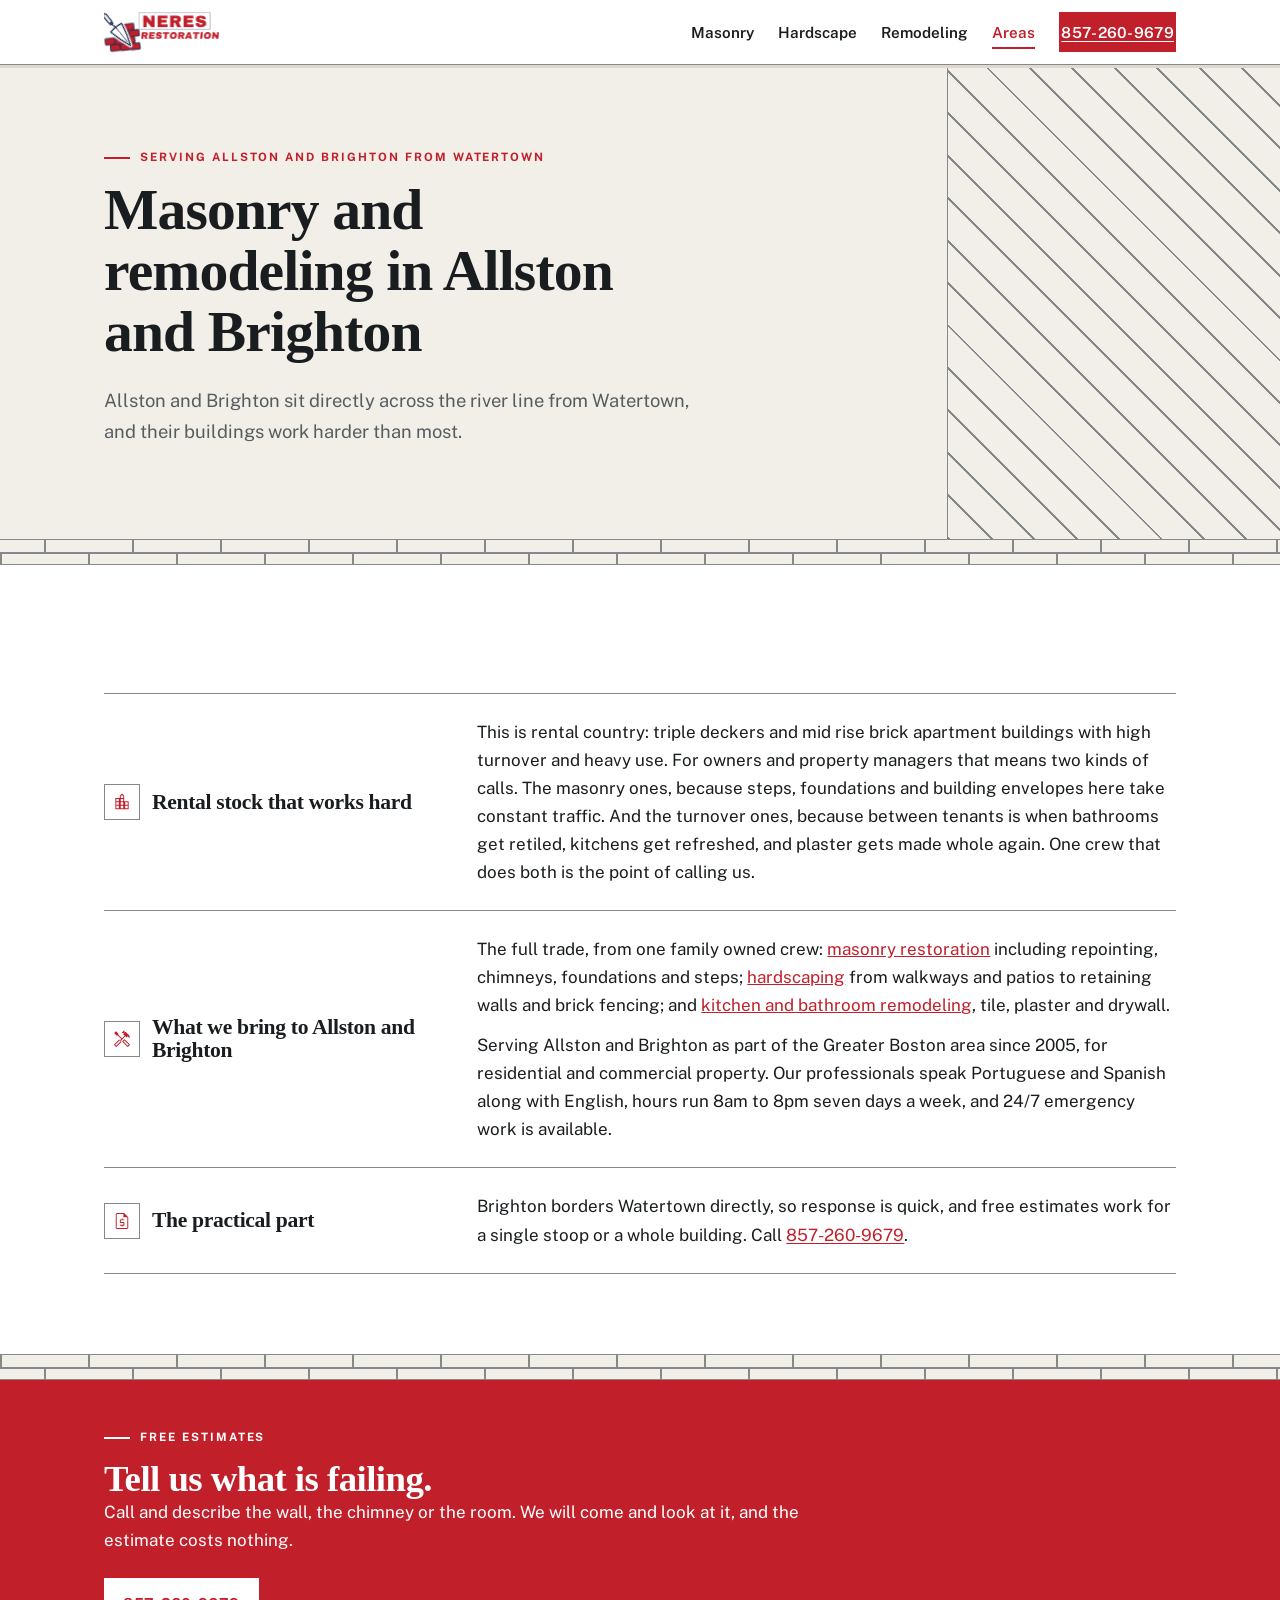
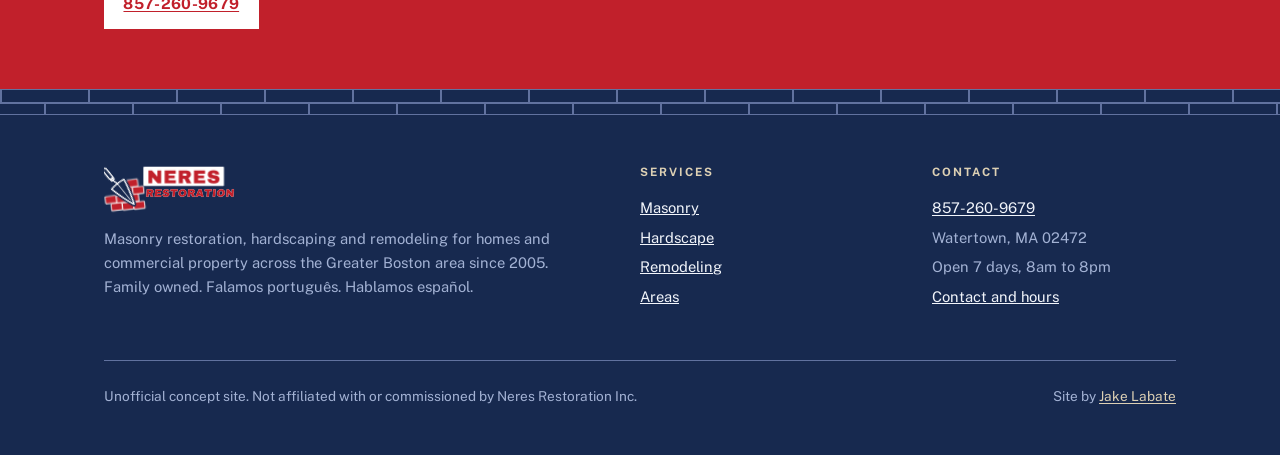
<file: allston-brighton.html>
<!DOCTYPE html>
<html lang="en">
<head>
<meta charset="utf-8">
<meta name="viewport" content="width=device-width, initial-scale=1">
<meta name="robots" content="noindex, nofollow">
<title>Masonry in Allston and Brighton | Neres Restoration</title>
<meta name="description" content="Masonry repair, steps, foundations and unit turnover remodeling for Allston and Brighton rental buildings, from family owned Neres Restoration.">
<link rel="canonical" href="https://jakelabate.github.io/neres-restoration/allston-brighton.html">
<meta property="og:type" content="website">
<meta property="og:site_name" content="Neres Restoration">
<meta property="og:locale" content="en_US">
<meta property="og:title" content="Masonry in Allston and Brighton | Neres Restoration">
<meta property="og:description" content="Masonry repair, steps, foundations and unit turnover remodeling for Allston and Brighton rental buildings, from family owned Neres Restoration.">
<meta property="og:url" content="https://jakelabate.github.io/neres-restoration/allston-brighton.html">
<meta property="og:image" content="https://jakelabate.github.io/neres-restoration/img/og/allston-brighton.png">
<meta property="og:image:width" content="1200">
<meta property="og:image:height" content="630">
<meta property="og:image:alt" content="Neres Restoration. Masonry in Allston and Brighton | Neres Restoration">
<meta name="twitter:card" content="summary_large_image">
<meta name="twitter:title" content="Masonry in Allston and Brighton | Neres Restoration">
<meta name="twitter:description" content="Masonry repair, steps, foundations and unit turnover remodeling for Allston and Brighton rental buildings, from family owned Neres Restoration.">
<meta name="twitter:image" content="https://jakelabate.github.io/neres-restoration/img/og/allston-brighton.png">
<link rel="icon" href="favicon.ico" sizes="any">
<link rel="apple-touch-icon" href="apple-touch-icon.png">
<link rel="stylesheet" href="fonts/fonts.css">
<link rel="preload" as="font" type="font/woff2" href="fonts/zilla-slab-latin-700-normal.woff2" crossorigin>
<link rel="preload" as="font" type="font/woff2" href="fonts/public-sans-latin-400-normal.woff2" crossorigin>
<script>try{if(!matchMedia('(prefers-reduced-motion: reduce)').matches)document.documentElement.classList.add('js-anim')}catch(e){}</script>
<style>
*,*::before,*::after{box-sizing:border-box}
:root{--paper:#ffffff;--mortar:#f2efe8;--ink:#1a1d1f;--muted:#565d61;--line:#85898b;--brand:#c1202b;--brand-ink:#ffffff;--slate:#17294f;--slate-ink:#f2f5fb;--slate-muted:#a3b2d4;--slate-line:#61729f;--buff:#ddd0b4;--track:#ded8ce;
--s1:12px;--s2:24px;--s3:48px;--s4:80px;--nav-h:64px;
--display:'Zilla Slab','Zilla Slab Fallback',Georgia,serif;
--body:'Public Sans','Public Sans Fallback',Arial,sans-serif;
}
html{-webkit-text-size-adjust:100%}
body{margin:0;background:var(--paper);color:var(--ink);font-family:var(--body);
     font-size:1.0625rem;line-height:1.65;overflow-wrap:break-word}
.grid > *,[class*="grid"] > *{min-width:0}
img,svg,video,canvas,iframe{max-width:100%}
@media (max-width:700px){[class*="grid"]{grid-template-columns:1fr}}
a[href^="http"],code,.url{overflow-wrap:anywhere}
p,li,blockquote,figcaption,address{max-width:72ch}

h1,h2,h3{font-family:var(--display);font-weight:700;line-height:1.06;
         letter-spacing:-.015em;margin:0}
h1{font-size:clamp(2.15rem,5.4vw,3.6rem)}
h2{font-size:clamp(1.55rem,3.3vw,2.3rem)}
h3{font-size:1.2rem;font-weight:600;letter-spacing:-.005em}
p{margin:0 0 var(--s1)}
ul{margin:0;padding:0 0 0 1.1em}
a{color:var(--brand)}
a[href^="tel:"],a[href^="mailto:"]{text-decoration:underline;text-underline-offset:2px}
:focus-visible{outline:3px solid var(--brand);outline-offset:2px}

.wrap{max-width:1120px;margin:0 auto;padding:0 var(--s2)}
.eyebrow{font-family:var(--body);font-weight:700;font-size:.72rem;letter-spacing:.17em;
         text-transform:uppercase;color:var(--brand);margin:0 0 var(--s1)}
.eyebrow::before{content:"";display:inline-block;width:26px;height:2px;background:var(--brand);
                 vertical-align:middle;margin-right:10px}
.dark .eyebrow::before,.cta .eyebrow::before{background:var(--buff)}
.cta .eyebrow::before{background:var(--brand-ink)}
.hero .eyebrow::before{display:none}
.mi{width:1em;height:1em;fill:currentColor;flex:none;display:inline-block}
.chip{display:inline-grid;place-items:center;width:36px;height:36px;flex:none;
      border:1px solid var(--line);background:var(--paper);color:var(--brand);font-size:20px}
.dark .chip{border-color:var(--slate-line);background:var(--slate);color:var(--buff)}
.lede{font-size:1.15rem;color:var(--muted);max-width:60ch}
.skip{position:absolute;left:-9999px}
.skip:focus{position:static;display:inline-block;padding:var(--s1);background:var(--brand);color:var(--brand-ink)}

/* ------------------------------------------------------------------ nav */
.site-nav{position:sticky;top:0;z-index:60;background:var(--paper);
          border-bottom:1px solid var(--line);transition:box-shadow .18s ease}
.site-nav.is-stuck{box-shadow:0 6px 18px rgba(0,0,0,.07)}
.site-nav .row{display:flex;align-items:center;justify-content:space-between;
               gap:var(--s2);min-height:var(--nav-h)}
.brand{display:flex;align-items:center;text-decoration:none;color:var(--ink)}
.brand svg{height:46px;width:auto;display:block}
footer .f-lockup{margin-bottom:var(--s1)}
footer .f-lockup svg{height:52px}
.brand-mark{font-family:var(--display);font-weight:700;font-size:1.35rem;letter-spacing:.06em}
.brand-sub{font-family:var(--body);font-weight:600;font-size:.66rem;letter-spacing:.19em;
           text-transform:uppercase;color:var(--muted)}
.site-nav > .row > nav ul{display:flex;align-items:center;gap:var(--s2);
                          list-style:none;margin:0;padding:0}
.site-nav > .row > nav a{color:var(--ink);text-decoration:none;font-weight:600;
                         font-size:.95rem;padding:.4em 0;border-bottom:2px solid transparent}
.site-nav > .row > nav a:hover{border-bottom-color:var(--brand)}
.site-nav > .row > nav a[aria-current="page"]{border-bottom-color:var(--brand);color:var(--brand)}
.site-nav > .row > nav a.btn{color:var(--brand-ink);border-bottom:0;
                             text-decoration:underline;text-underline-offset:3px}
.site-nav > .row > nav a.btn:hover{border-bottom:0;background:var(--paper);color:var(--brand)}
.burger{display:none;flex-direction:column;justify-content:center;gap:5px;width:44px;height:44px;
        padding:0;background:none;border:1px solid var(--line);cursor:pointer}
.burger span{display:block;height:2px;width:22px;margin:0 auto;background:var(--ink)}
@media (max-width:820px){
  .burger{display:flex}
  .site-nav > .row > nav{display:none}
  .site-nav.is-open > .row > nav{display:block;position:absolute;left:0;right:0;top:var(--nav-h);
    background:var(--paper);border-bottom:1px solid var(--line);padding:var(--s1) var(--s2) var(--s2)}
  .site-nav.is-open > .row > nav ul{flex-direction:column;align-items:flex-start;gap:var(--s1)}
  .site-nav .row{position:relative}
}

.progress{position:sticky;top:var(--nav-h);z-index:59;height:3px;background:var(--track);overflow:hidden}
.progress > span{display:block;height:100%;background:var(--brand);
                 transform:scaleX(0);transform-origin:0 50%;will-change:transform;transition:none}

/* ------------------------------------------------------------------ buttons */
.btn{display:inline-block;font-family:var(--body);font-weight:700;font-size:.95rem;
     letter-spacing:.02em;padding:.72em 1.15em;background:var(--brand);color:var(--brand-ink);
     text-decoration:underline;text-underline-offset:3px;border:2px solid var(--brand)}
.btn:hover{background:var(--paper);color:var(--brand)}
.btn-ghost{background:transparent;color:var(--slate-ink);border-color:var(--slate-line);
           text-decoration:none}
.btn-ghost:hover{background:var(--slate-ink);color:var(--slate)}
.actions{display:flex;flex-wrap:wrap;gap:var(--s1);margin-top:var(--s2)}

/* ------------------------------------------------------------------ course bands */
.course{height:26px;background-color:var(--mortar);
  background-image:
    linear-gradient(to bottom,transparent 0 12px,var(--line) 12px 14px,transparent 14px 26px),
    repeating-linear-gradient(to right,var(--line) 0 2px,transparent 2px 88px),
    repeating-linear-gradient(to right,var(--line) 0 2px,transparent 2px 88px);
  background-size:100% 26px,88px 12px,88px 12px;
  background-position:0 0,0 0,44px 14px;background-repeat:repeat-x;
  border-top:1px solid var(--line);border-bottom:1px solid var(--line)}
.course--b{background-position:0 0,44px 0,0 14px}
.course--dark{background-color:var(--slate);
  background-image:
    linear-gradient(to bottom,transparent 0 12px,var(--slate-line) 12px 14px,transparent 14px 26px),
    repeating-linear-gradient(to right,var(--slate-line) 0 2px,transparent 2px 88px),
    repeating-linear-gradient(to right,var(--slate-line) 0 2px,transparent 2px 88px);
  border-color:var(--slate-line)}

/* -------------------------------------------------- hero wall + side panels */
.hero{position:relative;overflow:hidden}
.hero .wrap{position:relative;z-index:1}
.elevation{position:absolute;top:0;right:0;bottom:0;width:26%;pointer-events:none;
           display:flex;flex-direction:column;border-left:1px solid var(--slate-line)}
.brick{height:26px;flex:none;background-color:var(--slate);
       background-image:
         linear-gradient(to bottom,transparent 0 24px,var(--slate-line) 24px 26px),
         repeating-linear-gradient(to right,var(--slate-line) 0 2px,transparent 2px 64px);
       background-size:100% 26px,64px 26px}
.brick--b{background-position:0 0,32px 0}
.repoint{position:absolute;inset:0;display:flex;flex-direction:column;
         clip-path:polygon(46% 0,100% 0,100% 100%,62% 100%);
         animation:repoint 2s .4s ease-out both}
.repoint .brick{background-color:var(--slate);
  background-image:
    linear-gradient(to bottom,transparent 0 24px,var(--buff) 24px 26px),
    repeating-linear-gradient(to right,var(--buff) 0 2px,transparent 2px 64px)}
@keyframes repoint{
  from{clip-path:polygon(96% 0,100% 0,100% 100%,99% 100%)}
  to{clip-path:polygon(46% 0,100% 0,100% 100%,62% 100%)}}
@media (max-width:1080px){.elevation{display:none}}
@media (min-width:1081px){.hero .wrap{padding-right:calc(26% + var(--s3))}}

.panel{position:absolute;top:0;right:0;bottom:0;width:26%;pointer-events:none;
       border-left:1px solid var(--line);background-color:var(--mortar)}
.panel--bond{display:flex;flex-direction:column}
.panel--bond .brick{background-color:var(--mortar);
  background-image:
    linear-gradient(to bottom,transparent 0 24px,var(--line) 24px 26px),
    repeating-linear-gradient(to right,var(--line) 0 2px,transparent 2px 64px)}
.panel--pavers{background-image:
    repeating-linear-gradient(to bottom,var(--line) 0 2px,transparent 2px 96px),
    repeating-linear-gradient(to right,var(--line) 0 2px,transparent 2px 34px)}
.panel--survey{background-image:
    repeating-linear-gradient(45deg,var(--line) 0 2px,transparent 2px 30px)}
.panel--tile{background-image:
    repeating-linear-gradient(to bottom,var(--line) 0 2px,transparent 2px 72px),
    repeating-linear-gradient(to right,var(--line) 0 2px,transparent 2px 72px)}
.band{position:relative;overflow:hidden}
.band .wrap{position:relative;z-index:1}
@media (max-width:1080px){.panel{display:none}}
@media (min-width:1081px){.band .wrap{padding-right:calc(26% + var(--s3))}}

/* ------------------------------------------------------------------ sections */
section{padding:var(--s4) 0}
.compact{padding:var(--s3) 0}
.tinted{background:var(--mortar)}
.dark{background:var(--slate);color:var(--slate-ink)}
.dark h1,.dark h2,.dark h3{color:var(--slate-ink)}
.dark .eyebrow{color:var(--buff)}
.dark .lede,.dark .sub{color:var(--slate-muted)}
.dark a{color:var(--slate-ink)}

.hero .rule{display:block;width:64px;height:9px;background:var(--brand);margin:0 0 var(--s2)}
.hero h1{max-width:16ch}
.hero .lede{margin-top:var(--s2)}
.facts{list-style:none;padding:var(--s2) 0 0;margin:var(--s3) 0 0;display:grid;gap:var(--s1);
       grid-template-columns:repeat(4,1fr);border-top:1px solid var(--slate-line)}
.facts li{font-size:.9rem;color:var(--slate-muted);max-width:none}
.facts b{display:block;font-family:var(--display);font-weight:600;font-size:1.02rem;
         color:var(--slate-ink);letter-spacing:-.01em}
.facts .mi{color:var(--buff);width:1.05em;height:1.05em;vertical-align:-3px;margin-right:.45em}
@media (max-width:820px){.facts{grid-template-columns:repeat(2,1fr)}}

.head{max-width:60ch}
.head .lede{margin-top:var(--s2)}

.cardgrid{display:grid;gap:var(--s2);grid-template-columns:repeat(3,1fr);margin-top:var(--s3)}
.card{background:var(--paper);border:1px solid var(--line);border-top:7px solid var(--brand);
      padding:var(--s2);display:flex;flex-direction:column}
.card h3{margin-bottom:var(--s1)}
.card .chip{margin-bottom:var(--s1)}
.card .since{font-size:.85rem;color:var(--muted);margin-bottom:var(--s1)}
.card ul{list-style:none;padding:0;margin:0 0 var(--s2);font-size:.95rem;color:var(--muted)}
.card li{padding:.3em 0;border-bottom:1px solid var(--line)}
.card li:last-child{border-bottom:0}
.card .go{margin-top:auto;font-weight:700;font-size:.95rem;text-decoration:none;
          border-bottom:2px solid var(--brand);align-self:flex-start;padding-bottom:2px}
.go .mi{vertical-align:-3px;margin-left:.35em}
@media (max-width:900px){.cardgrid{grid-template-columns:1fr}}

.stack{margin-top:var(--s3);border-top:1px solid var(--line)}
.item{display:grid;grid-template-columns:1fr 2fr;gap:var(--s2);
      padding:var(--s2) 0;border-bottom:1px solid var(--line)}
.item h2{font-size:1.35rem;display:flex;align-items:center;gap:12px}
.item p:last-child{margin-bottom:0}
@media (max-width:820px){.item{grid-template-columns:1fr;gap:var(--s1)}}

.why{list-style:none;padding:0;margin:var(--s3) 0 0;display:grid;gap:var(--s2);
     grid-template-columns:repeat(3,1fr)}
.why li{max-width:none;border-left:4px solid var(--brand);padding-left:var(--s2)}
.why b{display:block;font-family:var(--display);font-weight:600;font-size:1.1rem}
.why .mi{color:var(--brand);width:1.05em;height:1.05em;vertical-align:-3px;margin-right:.45em}
.why span{font-size:.95rem;color:var(--muted)}
@media (max-width:820px){.why{grid-template-columns:1fr}}

/* ------------------------------------------------------------------ steps */
.steps{list-style:none;margin:var(--s3) 0 0;padding:0;display:grid;gap:var(--s2);
       grid-template-columns:repeat(4,1fr)}
.steps li{position:relative;max-width:none}
.steps li::before{content:"";position:absolute;top:18px;left:44px;
                  right:calc(-1 * var(--s2));height:1px;background:var(--line)}
.steps li:last-child::before{display:none}
.steps b{display:block;font-family:var(--display);font-weight:600;font-size:1.1rem;
         margin:.7em 0 .2em}
.steps span{font-size:.92rem;color:var(--muted)}
@media (max-width:820px){
  .steps{grid-template-columns:1fr 1fr}
  .steps li:nth-child(2)::before{display:none}
}
@media (max-width:520px){
  .steps{grid-template-columns:1fr}
  .steps li::before{display:none}
}

/* ------------------------------------------------------------------ diagram */
.diagram{margin-top:var(--s3);border:1px solid var(--line);background:var(--paper);
         padding:var(--s2)}
.diagram svg{display:block;height:auto;width:100%}
.diagram figcaption{font-size:.88rem;color:var(--muted);margin-top:var(--s1)}
.dg-brick{fill:var(--mortar);stroke:var(--ink);stroke-width:2}
.dg-old{fill:var(--paper);stroke:var(--line);stroke-width:2}
.dg-crack{stroke:var(--line);stroke-width:2;fill:none}
.dg-new{fill:var(--buff);stroke:var(--ink);stroke-width:2}
.dg-mem{fill:var(--brand);stroke:var(--ink);stroke-width:2}
.dg-lead{stroke:var(--muted);stroke-width:1.5;fill:none}
.dg-dim{stroke:var(--brand);stroke-width:2;fill:none}
.dg-label{font-family:var(--body);font-size:15px;fill:var(--ink)}
.dg-sub{font-family:var(--body);font-size:13px;fill:var(--muted)}
.dg-tag{font-family:var(--body);font-size:12px;font-weight:700;letter-spacing:.14em;
        fill:var(--brand)}
@media (max-width:700px){
  .dg-label,.dg-sub,.dg-tag,.dg-lead,.dg-dim{display:none}
  .diagram{padding:var(--s1)}
}

/* ------------------------------------------------------------------ faq */
.faq{margin-top:var(--s3);border-top:1px solid var(--line)}
.faq details{border-bottom:1px solid var(--line)}
.faq summary{display:flex;justify-content:space-between;align-items:center;gap:var(--s2);
             padding:var(--s2) 0;cursor:pointer;font-family:var(--display);font-weight:600;
             font-size:1.15rem;list-style:none}
.faq summary::-webkit-details-marker{display:none}
.faq summary::after{content:"+";flex:none;width:28px;height:28px;border:1px solid var(--line);
                    display:grid;place-items:center;font-family:var(--body);font-weight:400;
                    font-size:1.1rem;color:var(--brand);transition:transform .18s ease}
.faq details[open] summary::after{transform:rotate(45deg)}
.faq .a{padding:0 0 var(--s2);color:var(--muted);max-width:64ch}
.faq .a p{margin:0 0 var(--s1)}
.faq .a p:last-child{margin:0}

/* ------------------------------------------------------------------ reviews gap */
.gap{margin-top:var(--s3);border:1px dashed var(--line);padding:var(--s2);max-width:64ch}
.gap h3{margin-bottom:var(--s1)}
.gap p{color:var(--muted);margin:0 0 var(--s1)}
.gap p:last-child{margin:0}

/* ------------------------------------------------------------------ contact */
.contact{display:grid;grid-template-columns:1fr 1fr;gap:var(--s4);margin-top:var(--s3)}
.contact .mi{color:var(--buff);width:1.05em;height:1.05em;vertical-align:-3px;margin-right:.4em}
@media (max-width:820px){.contact{grid-template-columns:1fr;gap:var(--s3)}}
.bignum{font-family:var(--display);font-weight:700;font-size:clamp(1.9rem,4.6vw,2.9rem);
        letter-spacing:-.02em;display:inline-block;color:var(--slate-ink)}
table.hours{border-collapse:collapse;width:100%;max-width:420px;font-size:.95rem}
table.hours caption{text-align:left;padding-bottom:.5em}
table.hours th,table.hours td{text-align:left;padding:.45em .6em;
                              border-bottom:1px solid var(--slate-line);font-weight:400}
table.hours th{font-weight:600;color:var(--slate-ink)}
table.hours td{color:var(--slate-muted)}
.is-today th{box-shadow:inset 4px 0 0 var(--buff)}
.is-today th,.is-today td{color:var(--slate-ink);font-weight:600}
.today-tag{margin-left:.5em;font-size:.7rem;letter-spacing:.08em;text-transform:uppercase;
           color:var(--buff)}

.cta{background:var(--brand);color:var(--brand-ink)}
.cta h2{font-family:var(--display);color:var(--brand-ink)}
.cta p{color:var(--brand-ink)}
.cta a{color:var(--brand-ink)}
.cta .eyebrow{color:var(--brand-ink)}
.cta .btn{background:var(--paper);color:var(--brand);border-color:var(--paper)}
.cta .btn:hover{background:var(--brand);color:var(--brand-ink);border-color:var(--paper)}

footer{background:var(--slate);color:var(--slate-muted);padding:var(--s3) 0;font-size:.92rem}
footer .cols{display:grid;grid-template-columns:2fr 1fr 1fr;gap:var(--s3);margin-bottom:var(--s3)}
@media (max-width:820px){footer .cols{grid-template-columns:1fr;gap:var(--s2)}}
footer h4{font-family:var(--body);font-weight:700;font-size:.72rem;letter-spacing:.17em;
          text-transform:uppercase;color:var(--buff);margin:0 0 var(--s1)}
footer ul{list-style:none;padding:0}
footer li{padding:.18em 0}
footer a{color:var(--slate-ink)}
footer .brand-mark{color:var(--slate-ink)}
footer .brand-sub{color:var(--slate-muted)}
footer .legal{border-top:1px solid var(--slate-line);padding-top:var(--s2);
              display:flex;flex-wrap:wrap;gap:var(--s1) var(--s2);justify-content:space-between}
footer .legal p{margin:0;font-size:.85rem;color:var(--slate-muted)}
.credit a{color:var(--buff);text-decoration:underline;text-underline-offset:2px}

/* ------------------------------------------------------------------ reveals */
.js-anim .rv{opacity:0;transform:translateY(14px);
             transition:opacity .55s ease,transform .55s ease}
.js-anim .rv.in{opacity:1;transform:none}

@media (prefers-reduced-motion:reduce){*{animation:none!important;transition:none!important}}
</style>
<script type="application/ld+json">
{
  "@context": "https://schema.org",
  "@graph": [
    {
      "@type": "WebSite",
      "@id": "https://jakelabate.github.io/neres-restoration/#website",
      "url": "https://jakelabate.github.io/neres-restoration/",
      "name": "Neres Restoration",
      "inLanguage": "en",
      "publisher": {
        "@id": "https://jakelabate.github.io/neres-restoration/#org"
      }
    },
    {
      "@type": "WebPage",
      "@id": "https://jakelabate.github.io/neres-restoration/allston-brighton.html#webpage",
      "url": "https://jakelabate.github.io/neres-restoration/allston-brighton.html",
      "name": "Masonry in Allston and Brighton | Neres Restoration",
      "description": "Masonry repair, steps, foundations and unit turnover remodeling for Allston and Brighton rental buildings, from family owned Neres Restoration.",
      "isPartOf": {
        "@id": "https://jakelabate.github.io/neres-restoration/#website"
      },
      "about": {
        "@id": "https://jakelabate.github.io/neres-restoration/#org"
      },
      "primaryImageOfPage": "https://jakelabate.github.io/neres-restoration/img/og/allston-brighton.png",
      "breadcrumb": {
        "@id": "https://jakelabate.github.io/neres-restoration/allston-brighton.html#crumbs"
      }
    },
    {
      "@type": "GeneralContractor",
      "@id": "https://jakelabate.github.io/neres-restoration/#org",
      "name": "Neres Restoration Inc",
      "alternateName": "Neres Restoration",
      "url": "https://jakelabate.github.io/neres-restoration/",
      "description": "Family owned masonry and restoration contractor serving the Greater Boston area since 2005. Repointing and tuckpointing of brick, stone and block, chimneys, fireplaces, foundations, steps, stucco, gutters, patios, walkways, retaining walls, and kitchen and bathroom remodeling.",
      "telephone": "+1-857-260-9679",
      "foundingDate": "2005",
      "image": "https://jakelabate.github.io/neres-restoration/img/og/index.png",
      "logo": "https://jakelabate.github.io/neres-restoration/apple-touch-icon.png",
      "address": {
        "@type": "PostalAddress",
        "addressLocality": "Watertown",
        "addressRegion": "MA",
        "postalCode": "02472",
        "addressCountry": "US"
      },
      "areaServed": {
        "@type": "AdministrativeArea",
        "name": "Greater Boston, Massachusetts"
      },
      "knowsLanguage": [
        "en",
        "pt",
        "es"
      ],
      "paymentAccepted": "Cash, Credit Card",
      "contactPoint": {
        "@type": "ContactPoint",
        "telephone": "+1-857-260-9679",
        "contactType": "customer service",
        "availableLanguage": [
          "English",
          "Portuguese",
          "Spanish"
        ]
      },
      "openingHoursSpecification": [
        {
          "@type": "OpeningHoursSpecification",
          "dayOfWeek": [
            "Monday",
            "Tuesday",
            "Wednesday",
            "Thursday",
            "Friday",
            "Saturday",
            "Sunday"
          ],
          "opens": "08:00",
          "closes": "20:00"
        }
      ],
      "sameAs": [
        "https://www.neresrestoration.com/",
        "https://www.yelp.com/biz/neres-restoration-watertown",
        "https://www.networx.com/c.neres-restoration-corp",
        "https://www.thebluebook.com/iProView/1398089/neres-restoration-inc/subcontractors/"
      ]
    },
    {
      "@type": "BreadcrumbList",
      "@id": "https://jakelabate.github.io/neres-restoration/allston-brighton.html#crumbs",
      "itemListElement": [
        {
          "@type": "ListItem",
          "position": 1,
          "name": "Home",
          "item": "https://jakelabate.github.io/neres-restoration/"
        },
        {
          "@type": "ListItem",
          "position": 2,
          "name": "Areas",
          "item": "https://jakelabate.github.io/neres-restoration/areas.html"
        },
        {
          "@type": "ListItem",
          "position": 3,
          "name": "Allston and Brighton",
          "item": "https://jakelabate.github.io/neres-restoration/allston-brighton.html"
        }
      ]
    },
    {
      "@type": "Service",
      "@id": "https://jakelabate.github.io/neres-restoration/allston-brighton.html#service",
      "name": "Masonry restoration and remodeling in Allston and Brighton",
      "provider": {
        "@id": "https://jakelabate.github.io/neres-restoration/#org"
      },
      "serviceType": [
        "Masonry restoration",
        "Hardscaping",
        "Remodeling"
      ],
      "areaServed": {
        "@type": "City",
        "name": "Allston and Brighton",
        "containedInPlace": {
          "@type": "State",
          "name": "Massachusetts"
        }
      }
    }
  ]
}
</script>
</head>
<body>
<a class="skip" href="#main">Skip to content</a>
<header class="site-nav" data-nav>
  <div class="wrap row">
    <a class="brand" href="index.html" aria-label="Neres Restoration home">
      <svg xmlns="http://www.w3.org/2000/svg" viewBox="0 0 1150 420" role="img" aria-label="Neres Restoration"><g transform="translate(-8,28) scale(1.1) rotate(-4 170 180)"><mask id="tc17294f"><rect x="-40" y="-40" width="420" height="440" fill="#fff"/><g transform="translate(112,126) rotate(-35)" fill="#000" stroke="#000" stroke-width="32" stroke-linejoin="round" stroke-linecap="round"><path d="M-58 0 Q0 -12 58 0 Q36 106 0 190 Q-36 106 -58 0 Z"/><rect x="-21" y="-60" width="24" height="15" rx="6"/><rect x="-23.5" y="-152" width="29" height="95" rx="14.5"/><path d="M0 2 C0 -18 -9 -26 -9 -46" fill="none" stroke-width="46"/></g></mask><g mask="url(#tc17294f)"><g fill="var(--slate)" stroke="var(--slate)" stroke-width="13" stroke-linejoin="round"><rect x="222" y="268" width="74" height="46" rx="3" transform="rotate(-3 259.0 291.0)"/><rect x="139" y="268" width="74" height="46" rx="3" transform="rotate(-3 176.0 291.0)"/><rect x="56" y="268" width="74" height="46" rx="3" transform="rotate(-3 93.0 291.0)"/><rect x="182" y="213" width="74" height="46" rx="3" transform="rotate(-3 219.0 236.0)"/><rect x="99" y="213" width="74" height="46" rx="3" transform="rotate(-3 136.0 236.0)"/><rect x="16" y="213" width="74" height="46" rx="3" transform="rotate(-3 53.0 236.0)"/><rect x="222" y="158" width="74" height="46" rx="3" transform="rotate(-3 259.0 181.0)"/><rect x="139" y="158" width="74" height="46" rx="3" transform="rotate(-3 176.0 181.0)"/><rect x="182" y="103" width="74" height="46" rx="3" transform="rotate(-3 219.0 126.0)"/></g><g fill="var(--brand)"><rect x="222" y="268" width="74" height="46" rx="3" transform="rotate(-3 259.0 291.0)"/><rect x="139" y="268" width="74" height="46" rx="3" transform="rotate(-3 176.0 291.0)"/><rect x="56" y="268" width="74" height="46" rx="3" transform="rotate(-3 93.0 291.0)"/><rect x="182" y="213" width="74" height="46" rx="3" transform="rotate(-3 219.0 236.0)"/><rect x="99" y="213" width="74" height="46" rx="3" transform="rotate(-3 136.0 236.0)"/><rect x="16" y="213" width="74" height="46" rx="3" transform="rotate(-3 53.0 236.0)"/><rect x="222" y="158" width="74" height="46" rx="3" transform="rotate(-3 259.0 181.0)"/><rect x="139" y="158" width="74" height="46" rx="3" transform="rotate(-3 176.0 181.0)"/><rect x="182" y="103" width="74" height="46" rx="3" transform="rotate(-3 219.0 126.0)"/></g></g><g transform="translate(112,126) rotate(-35)" fill="none" stroke="var(--slate)" stroke-width="10" stroke-linejoin="round" stroke-linecap="round"><path d="M-58 0 Q0 -12 58 0 Q36 106 0 190 Q-36 106 -58 0 Z"/><path d="M0 2 C0 -18 -9 -26 -9 -46"/><rect x="-21" y="-60" width="24" height="15" rx="6"/><rect x="-23.5" y="-152" width="29" height="95" rx="14.5"/><path d="M0 10 L0 146" stroke-width="5"/></g></g><rect x="318" y="30" width="651" height="156" rx="6" fill="var(--paper)" stroke="var(--slate)" stroke-width="3"/><g transform="translate(348,164.0)"><g fill="var(--brand)"><path transform="translate(0.0,0) scale(0.15000,-0.15000)" d="M566 0 277 334V0H74V688H267L556 349V688H759V0Z"/><path transform="translate(130.9,0) scale(0.15000,-0.15000)" d="M74 688H669V523H295V428H615V270H295V165H676V0H74Z"/><path transform="translate(245.2,0) scale(0.15000,-0.15000)" d="M594 288 747 0H499L377 251H295V0H74V688H495Q569 688 621.5 659.5Q674 631 700.5 582.5Q727 534 727 477Q727 414 693.0 363.0Q659 312 594 288ZM440 531H295V404H440Q466 404 484.0 422.5Q502 441 502 468Q502 495 484.0 513.0Q466 531 440 531Z"/><path transform="translate(367.9,0) scale(0.15000,-0.15000)" d="M74 688H669V523H295V428H615V270H295V165H676V0H74Z"/><path transform="translate(482.2,0) scale(0.15000,-0.15000)" d="M667 488V476H460V480Q460 510 438.0 530.0Q416 550 371 550Q327 550 303.5 537.0Q280 524 280 505Q280 478 312.0 465.0Q344 452 415 438Q498 421 551.5 402.5Q605 384 645.0 342.0Q685 300 686 228Q686 106 603.5 47.0Q521 -12 383 -12Q222 -12 132.5 42.0Q43 96 43 233H252Q252 181 279.0 163.5Q306 146 363 146Q405 146 432.5 155.0Q460 164 460 192Q460 217 429.5 229.5Q399 242 330 256Q246 274 191.0 293.5Q136 313 95.0 358.0Q54 403 54 480Q54 593 141.5 646.5Q229 700 363 700Q495 700 580.0 646.5Q665 593 667 488Z"/></g></g><g transform="translate(334,272.0)"><g transform=" skewX(-5)"><g fill="var(--brand)"><path transform="translate(0.0,0) scale(0.08600,-0.08600)" d="M594 288 747 0H499L377 251H295V0H74V688H495Q569 688 621.5 659.5Q674 631 700.5 582.5Q727 534 727 477Q727 414 693.0 363.0Q659 312 594 288ZM440 531H295V404H440Q466 404 484.0 422.5Q502 441 502 468Q502 495 484.0 513.0Q466 531 440 531Z"/><path transform="translate(68.9,0) scale(0.08600,-0.08600)" d="M74 688H669V523H295V428H615V270H295V165H676V0H74Z"/><path transform="translate(133.0,0) scale(0.08600,-0.08600)" d="M667 488V476H460V480Q460 510 438.0 530.0Q416 550 371 550Q327 550 303.5 537.0Q280 524 280 505Q280 478 312.0 465.0Q344 452 415 438Q498 421 551.5 402.5Q605 384 645.0 342.0Q685 300 686 228Q686 106 603.5 47.0Q521 -12 383 -12Q222 -12 132.5 42.0Q43 96 43 233H252Q252 181 279.0 163.5Q306 146 363 146Q405 146 432.5 155.0Q460 164 460 192Q460 217 429.5 229.5Q399 242 330 256Q246 274 191.0 293.5Q136 313 95.0 358.0Q54 403 54 480Q54 593 141.5 646.5Q229 700 363 700Q495 700 580.0 646.5Q665 593 667 488Z"/><path transform="translate(197.1,0) scale(0.08600,-0.08600)" d="M470 512V0H249V512H23V688H695V512Z"/><path transform="translate(261.2,0) scale(0.08600,-0.08600)" d="M788 344Q788 170 691.0 79.0Q594 -12 416 -12Q238 -12 141.5 78.5Q45 169 45 344Q45 519 141.5 609.5Q238 700 416 700Q594 700 691.0 609.0Q788 518 788 344ZM271 376V312Q271 239 308.0 196.0Q345 153 416 153Q487 153 524.5 196.0Q562 239 562 312V376Q562 449 524.5 492.0Q487 535 416 535Q345 535 308.0 492.0Q271 449 271 376Z"/><path transform="translate(334.8,0) scale(0.08600,-0.08600)" d="M594 288 747 0H499L377 251H295V0H74V688H495Q569 688 621.5 659.5Q674 631 700.5 582.5Q727 534 727 477Q727 414 693.0 363.0Q659 312 594 288ZM440 531H295V404H440Q466 404 484.0 422.5Q502 441 502 468Q502 495 484.0 513.0Q466 531 440 531Z"/><path transform="translate(403.7,0) scale(0.08600,-0.08600)" d="M535 0 506 97H265L236 0H10L261 688H518L769 0ZM311 251H460L388 496H384Z"/><path transform="translate(472.6,0) scale(0.08600,-0.08600)" d="M470 512V0H249V512H23V688H695V512Z"/><path transform="translate(536.7,0) scale(0.08600,-0.08600)" d="M84 0V688H305V0Z"/><path transform="translate(572.2,0) scale(0.08600,-0.08600)" d="M788 344Q788 170 691.0 79.0Q594 -12 416 -12Q238 -12 141.5 78.5Q45 169 45 344Q45 519 141.5 609.5Q238 700 416 700Q594 700 691.0 609.0Q788 518 788 344ZM271 376V312Q271 239 308.0 196.0Q345 153 416 153Q487 153 524.5 196.0Q562 239 562 312V376Q562 449 524.5 492.0Q487 535 416 535Q345 535 308.0 492.0Q271 449 271 376Z"/><path transform="translate(645.8,0) scale(0.08600,-0.08600)" d="M566 0 277 334V0H74V688H267L556 349V688H759V0Z"/></g></g></g></svg>
    </a>
    <button class="burger" data-menu-toggle aria-expanded="false" aria-controls="menu"
            aria-label="Menu"><span></span><span></span><span></span></button>
    <nav id="menu" data-menu aria-label="Primary"><ul><li><a href="masonry.html">Masonry</a></li><li><a href="hardscaping.html">Hardscape</a></li><li><a href="remodeling.html">Remodeling</a></li><li><a href="areas.html" aria-current="page">Areas</a></li><li><a class="btn" href="tel:+18572609679">857-260-9679</a></li></ul></nav>
  </div>
</header>
<div class="progress" data-progress role="progressbar" aria-label="Page scroll progress"
     aria-valuemin="0" aria-valuemax="100"><span></span></div>
<main id="main">
<section class="tinted band">
  <div class="panel panel--survey" data-bleed aria-hidden="true"></div>
  <div class="wrap">
    <div class="head">
      <p class="eyebrow">Serving Allston and Brighton from Watertown</p>
      <h1>Masonry and remodeling in Allston and Brighton</h1>
      <p class="lede">Allston and Brighton sit directly across the river line from Watertown, and their buildings work harder than most.</p>
    </div>
  </div>
</section>
<div class="course course--b" data-bleed></div>
<section>
  <div class="wrap">
    <div class="stack">
      <div class="item rv">
        <h2><span class="chip"><svg class="mi" viewBox="0 -960 960 960" aria-hidden="true" focusable="false"><path d="M160.77-136.92v-538.39h214.31v-114.31L480-890l104.92 100.38v278.39h214.31v374.31H160.77Zm45.39-45.39h119.07v-119.08H206.16v119.08Zm0-164.46h119.07v-119.08H206.16v119.08Zm0-164.46h119.07v-118.69H206.16v118.69Zm214.3 328.92h119.08v-119.08H420.46v119.08Zm0-164.46h119.08v-119.08H420.46v119.08Zm0-164.46h119.08v-118.69H420.46v118.69Zm0-164.08h119.08v-119.08H420.46v119.08Zm214.31 493h119.07v-119.08H634.77v119.08Zm0-164.46h119.07v-119.08H634.77v119.08Z"/></svg></span><span>Rental stock that works hard</span></h2>
        <div><p>This is rental country: triple deckers and mid rise brick apartment buildings with high turnover and heavy use. For owners and property managers that means two kinds of calls. The masonry ones, because steps, foundations and building envelopes here take constant traffic. And the turnover ones, because between tenants is when bathrooms get retiled, kitchens get refreshed, and plaster gets made whole again. One crew that does both is the point of calling us.</p></div>
      </div>
      <div class="item rv">
        <h2><span class="chip"><svg class="mi" viewBox="0 -960 960 960" aria-hidden="true" focusable="false"><path d="M742.81-102.39q-4.81-2-9.43-6.61l-229.3-229.31q-4.62-4.61-6.81-9.42-2.19-4.81-2.19-10.62 0-5.8 2.19-10.61t6.81-9.43l75.77-75.76q4.61-4.62 9.42-6.81 4.81-2.19 10.61-2.19 5.81 0 10.62 2.19t9.81 6.81l229.3 229.3q4.62 4.62 6.62 9.43 2 4.8 2 10.8 0 6-2 10.81-2 4.81-6.62 9.42L773.85-109q-4.62 4.61-9.43 6.61t-10.81 2q-6 0-10.8-2Zm10.8-49.61 52.62-52.62-206.54-206.54-52.61 52.62L753.61-152Zm-559.34 49.61q-5.12-2-9.73-6.61l-75.15-74.77q-4.62-4.62-6.62-9.73-2-5.12-2-11.12 0-6 2-11t6.62-9.61l218.46-218.46h84.23L447.39-479 272.77-653.62h-57L101.92-767.46l89-89 113.85 113.85v57L479.38-511l128.47-128.46L532-715.31l50.61-50.61H480.77l-14.92-14.54 117.61-117.62L598-883.54v102.23l50.61-50.61 170.16 169.38q14.23 13.85 21.96 32.39t7.73 39q0 16.15-4.96 31.77-4.96 15.61-13.89 28.69l-83.46-83.46-56.38 56.38-49.69-49.69-196.39 196.38v84.39L225.62-109q-4.62 4.61-9.43 6.61-4.8 2-10.8 2-6 0-11.12-2Zm11.12-49.99 205.38-205.39v-52.62h-52.62L152.77-205l52.62 52.62Zm0 0L152.77-205l26.62 26 26 26.62Zm548.22.38 52.62-52.62L753.61-152Z"/></svg></span><span>What we bring to Allston and Brighton</span></h2>
        <div>
          <p>The full trade, from one family owned crew:
             <a href="masonry.html">masonry restoration</a> including repointing,
             chimneys, foundations and steps;
             <a href="hardscaping.html">hardscaping</a> from walkways and patios to
             retaining walls and brick fencing; and
             <a href="remodeling.html">kitchen and bathroom remodeling</a>, tile,
             plaster and drywall.</p>
          <p>Serving Allston and Brighton as part of the Greater Boston area since 2005, for
             residential and commercial property. Our professionals speak Portuguese
             and Spanish along with English, hours run 8am to 8pm seven days a week,
             and 24/7 emergency work is available.</p>
        </div>
      </div>
      <div class="item rv">
        <h2><span class="chip"><svg class="mi" viewBox="0 -960 960 960" aria-hidden="true" focusable="false"><path d="M464.23-215.62h45.39v-40h64.61q9.66 0 16.18-6.51 6.51-6.51 6.51-16.18v-127.31q0-9.66-6.51-16.17-6.52-6.52-16.18-6.52H422.31v-81.92h174.61v-45.38h-87.3v-40h-45.39v40h-64.61q-9.67 0-16.18 6.51-6.52 6.51-6.52 16.18v127.3q0 9.67 6.52 16.18 6.51 6.52 16.18 6.52h151.92V-301H376.92v45.38h87.31v40ZM237.69-100q-23.53 0-40.61-17.08T180-157.69v-644.62q0-23.53 17.08-40.61T237.69-860h347.54L780-665.23v507.54q0 23.53-17.08 40.61T722.31-100H237.69Zm310.23-559.85v-154.76H237.69q-4.61 0-8.46 3.84-3.84 3.85-3.84 8.46v644.62q0 4.61 3.84 8.46 3.85 3.84 8.46 3.84h484.62q4.61 0 8.46-3.84 3.84-3.85 3.84-8.46v-502.16H547.92ZM225.39-814.61v154.76-154.76 669.22-669.22Z"/></svg></span><span>The practical part</span></h2>
        <div><p>Brighton borders Watertown directly, so response is quick, and free estimates work for a single stoop or a whole building. Call <a href="tel:+18572609679">857-260-9679</a>.</p></div>
      </div>
    </div>
  </div>
</section>
<div class="course" data-bleed></div>
<section class="cta compact">
  <div class="wrap">
    <p class="eyebrow">Free estimates</p>
    <h2>Tell us what is failing.</h2>
    <p>Call and describe the wall, the chimney or the room. We will come and look at it,
       and the estimate costs nothing.</p>
    <p class="actions"><a class="btn" href="tel:+18572609679">857-260-9679</a></p>
  </div>
</section>
</main>
<div class="course course--dark" data-bleed></div>
<footer>
  <div class="wrap">
    <div class="cols">
      <div>
        <div class="brand f-lockup"><svg xmlns="http://www.w3.org/2000/svg" viewBox="0 0 1150 420" role="img" aria-label="Neres Restoration"><g transform="translate(-8,28) scale(1.1) rotate(-4 170 180)"><mask id="tcffffff"><rect x="-40" y="-40" width="420" height="440" fill="#fff"/><g transform="translate(112,126) rotate(-35)" fill="#000" stroke="#000" stroke-width="32" stroke-linejoin="round" stroke-linecap="round"><path d="M-58 0 Q0 -12 58 0 Q36 106 0 190 Q-36 106 -58 0 Z"/><rect x="-21" y="-60" width="24" height="15" rx="6"/><rect x="-23.5" y="-152" width="29" height="95" rx="14.5"/><path d="M0 2 C0 -18 -9 -26 -9 -46" fill="none" stroke-width="46"/></g></mask><g mask="url(#tcffffff)"><g fill="var(--paper)" stroke="var(--paper)" stroke-width="13" stroke-linejoin="round"><rect x="222" y="268" width="74" height="46" rx="3" transform="rotate(-3 259.0 291.0)"/><rect x="139" y="268" width="74" height="46" rx="3" transform="rotate(-3 176.0 291.0)"/><rect x="56" y="268" width="74" height="46" rx="3" transform="rotate(-3 93.0 291.0)"/><rect x="182" y="213" width="74" height="46" rx="3" transform="rotate(-3 219.0 236.0)"/><rect x="99" y="213" width="74" height="46" rx="3" transform="rotate(-3 136.0 236.0)"/><rect x="16" y="213" width="74" height="46" rx="3" transform="rotate(-3 53.0 236.0)"/><rect x="222" y="158" width="74" height="46" rx="3" transform="rotate(-3 259.0 181.0)"/><rect x="139" y="158" width="74" height="46" rx="3" transform="rotate(-3 176.0 181.0)"/><rect x="182" y="103" width="74" height="46" rx="3" transform="rotate(-3 219.0 126.0)"/></g><g fill="var(--brand)"><rect x="222" y="268" width="74" height="46" rx="3" transform="rotate(-3 259.0 291.0)"/><rect x="139" y="268" width="74" height="46" rx="3" transform="rotate(-3 176.0 291.0)"/><rect x="56" y="268" width="74" height="46" rx="3" transform="rotate(-3 93.0 291.0)"/><rect x="182" y="213" width="74" height="46" rx="3" transform="rotate(-3 219.0 236.0)"/><rect x="99" y="213" width="74" height="46" rx="3" transform="rotate(-3 136.0 236.0)"/><rect x="16" y="213" width="74" height="46" rx="3" transform="rotate(-3 53.0 236.0)"/><rect x="222" y="158" width="74" height="46" rx="3" transform="rotate(-3 259.0 181.0)"/><rect x="139" y="158" width="74" height="46" rx="3" transform="rotate(-3 176.0 181.0)"/><rect x="182" y="103" width="74" height="46" rx="3" transform="rotate(-3 219.0 126.0)"/></g></g><g transform="translate(112,126) rotate(-35)" fill="none" stroke="var(--paper)" stroke-width="10" stroke-linejoin="round" stroke-linecap="round"><path d="M-58 0 Q0 -12 58 0 Q36 106 0 190 Q-36 106 -58 0 Z"/><path d="M0 2 C0 -18 -9 -26 -9 -46"/><rect x="-21" y="-60" width="24" height="15" rx="6"/><rect x="-23.5" y="-152" width="29" height="95" rx="14.5"/><path d="M0 10 L0 146" stroke-width="5"/></g></g><rect x="318" y="30" width="651" height="156" rx="6" fill="var(--paper)"/><g transform="translate(348,164.0)"><g fill="var(--brand)"><path transform="translate(0.0,0) scale(0.15000,-0.15000)" d="M566 0 277 334V0H74V688H267L556 349V688H759V0Z"/><path transform="translate(130.9,0) scale(0.15000,-0.15000)" d="M74 688H669V523H295V428H615V270H295V165H676V0H74Z"/><path transform="translate(245.2,0) scale(0.15000,-0.15000)" d="M594 288 747 0H499L377 251H295V0H74V688H495Q569 688 621.5 659.5Q674 631 700.5 582.5Q727 534 727 477Q727 414 693.0 363.0Q659 312 594 288ZM440 531H295V404H440Q466 404 484.0 422.5Q502 441 502 468Q502 495 484.0 513.0Q466 531 440 531Z"/><path transform="translate(367.9,0) scale(0.15000,-0.15000)" d="M74 688H669V523H295V428H615V270H295V165H676V0H74Z"/><path transform="translate(482.2,0) scale(0.15000,-0.15000)" d="M667 488V476H460V480Q460 510 438.0 530.0Q416 550 371 550Q327 550 303.5 537.0Q280 524 280 505Q280 478 312.0 465.0Q344 452 415 438Q498 421 551.5 402.5Q605 384 645.0 342.0Q685 300 686 228Q686 106 603.5 47.0Q521 -12 383 -12Q222 -12 132.5 42.0Q43 96 43 233H252Q252 181 279.0 163.5Q306 146 363 146Q405 146 432.5 155.0Q460 164 460 192Q460 217 429.5 229.5Q399 242 330 256Q246 274 191.0 293.5Q136 313 95.0 358.0Q54 403 54 480Q54 593 141.5 646.5Q229 700 363 700Q495 700 580.0 646.5Q665 593 667 488Z"/></g></g><g transform="translate(334,272.0)"><g transform=" skewX(-5)"><g fill="var(--paper)" stroke="var(--paper)" stroke-width="10" stroke-linejoin="round"><path transform="translate(0.0,0) scale(0.08600,-0.08600)" d="M594 288 747 0H499L377 251H295V0H74V688H495Q569 688 621.5 659.5Q674 631 700.5 582.5Q727 534 727 477Q727 414 693.0 363.0Q659 312 594 288ZM440 531H295V404H440Q466 404 484.0 422.5Q502 441 502 468Q502 495 484.0 513.0Q466 531 440 531Z"/><path transform="translate(68.9,0) scale(0.08600,-0.08600)" d="M74 688H669V523H295V428H615V270H295V165H676V0H74Z"/><path transform="translate(133.0,0) scale(0.08600,-0.08600)" d="M667 488V476H460V480Q460 510 438.0 530.0Q416 550 371 550Q327 550 303.5 537.0Q280 524 280 505Q280 478 312.0 465.0Q344 452 415 438Q498 421 551.5 402.5Q605 384 645.0 342.0Q685 300 686 228Q686 106 603.5 47.0Q521 -12 383 -12Q222 -12 132.5 42.0Q43 96 43 233H252Q252 181 279.0 163.5Q306 146 363 146Q405 146 432.5 155.0Q460 164 460 192Q460 217 429.5 229.5Q399 242 330 256Q246 274 191.0 293.5Q136 313 95.0 358.0Q54 403 54 480Q54 593 141.5 646.5Q229 700 363 700Q495 700 580.0 646.5Q665 593 667 488Z"/><path transform="translate(197.1,0) scale(0.08600,-0.08600)" d="M470 512V0H249V512H23V688H695V512Z"/><path transform="translate(261.2,0) scale(0.08600,-0.08600)" d="M788 344Q788 170 691.0 79.0Q594 -12 416 -12Q238 -12 141.5 78.5Q45 169 45 344Q45 519 141.5 609.5Q238 700 416 700Q594 700 691.0 609.0Q788 518 788 344ZM271 376V312Q271 239 308.0 196.0Q345 153 416 153Q487 153 524.5 196.0Q562 239 562 312V376Q562 449 524.5 492.0Q487 535 416 535Q345 535 308.0 492.0Q271 449 271 376Z"/><path transform="translate(334.8,0) scale(0.08600,-0.08600)" d="M594 288 747 0H499L377 251H295V0H74V688H495Q569 688 621.5 659.5Q674 631 700.5 582.5Q727 534 727 477Q727 414 693.0 363.0Q659 312 594 288ZM440 531H295V404H440Q466 404 484.0 422.5Q502 441 502 468Q502 495 484.0 513.0Q466 531 440 531Z"/><path transform="translate(403.7,0) scale(0.08600,-0.08600)" d="M535 0 506 97H265L236 0H10L261 688H518L769 0ZM311 251H460L388 496H384Z"/><path transform="translate(472.6,0) scale(0.08600,-0.08600)" d="M470 512V0H249V512H23V688H695V512Z"/><path transform="translate(536.7,0) scale(0.08600,-0.08600)" d="M84 0V688H305V0Z"/><path transform="translate(572.2,0) scale(0.08600,-0.08600)" d="M788 344Q788 170 691.0 79.0Q594 -12 416 -12Q238 -12 141.5 78.5Q45 169 45 344Q45 519 141.5 609.5Q238 700 416 700Q594 700 691.0 609.0Q788 518 788 344ZM271 376V312Q271 239 308.0 196.0Q345 153 416 153Q487 153 524.5 196.0Q562 239 562 312V376Q562 449 524.5 492.0Q487 535 416 535Q345 535 308.0 492.0Q271 449 271 376Z"/><path transform="translate(645.8,0) scale(0.08600,-0.08600)" d="M566 0 277 334V0H74V688H267L556 349V688H759V0Z"/></g><g fill="var(--brand)"><path transform="translate(0.0,0) scale(0.08600,-0.08600)" d="M594 288 747 0H499L377 251H295V0H74V688H495Q569 688 621.5 659.5Q674 631 700.5 582.5Q727 534 727 477Q727 414 693.0 363.0Q659 312 594 288ZM440 531H295V404H440Q466 404 484.0 422.5Q502 441 502 468Q502 495 484.0 513.0Q466 531 440 531Z"/><path transform="translate(68.9,0) scale(0.08600,-0.08600)" d="M74 688H669V523H295V428H615V270H295V165H676V0H74Z"/><path transform="translate(133.0,0) scale(0.08600,-0.08600)" d="M667 488V476H460V480Q460 510 438.0 530.0Q416 550 371 550Q327 550 303.5 537.0Q280 524 280 505Q280 478 312.0 465.0Q344 452 415 438Q498 421 551.5 402.5Q605 384 645.0 342.0Q685 300 686 228Q686 106 603.5 47.0Q521 -12 383 -12Q222 -12 132.5 42.0Q43 96 43 233H252Q252 181 279.0 163.5Q306 146 363 146Q405 146 432.5 155.0Q460 164 460 192Q460 217 429.5 229.5Q399 242 330 256Q246 274 191.0 293.5Q136 313 95.0 358.0Q54 403 54 480Q54 593 141.5 646.5Q229 700 363 700Q495 700 580.0 646.5Q665 593 667 488Z"/><path transform="translate(197.1,0) scale(0.08600,-0.08600)" d="M470 512V0H249V512H23V688H695V512Z"/><path transform="translate(261.2,0) scale(0.08600,-0.08600)" d="M788 344Q788 170 691.0 79.0Q594 -12 416 -12Q238 -12 141.5 78.5Q45 169 45 344Q45 519 141.5 609.5Q238 700 416 700Q594 700 691.0 609.0Q788 518 788 344ZM271 376V312Q271 239 308.0 196.0Q345 153 416 153Q487 153 524.5 196.0Q562 239 562 312V376Q562 449 524.5 492.0Q487 535 416 535Q345 535 308.0 492.0Q271 449 271 376Z"/><path transform="translate(334.8,0) scale(0.08600,-0.08600)" d="M594 288 747 0H499L377 251H295V0H74V688H495Q569 688 621.5 659.5Q674 631 700.5 582.5Q727 534 727 477Q727 414 693.0 363.0Q659 312 594 288ZM440 531H295V404H440Q466 404 484.0 422.5Q502 441 502 468Q502 495 484.0 513.0Q466 531 440 531Z"/><path transform="translate(403.7,0) scale(0.08600,-0.08600)" d="M535 0 506 97H265L236 0H10L261 688H518L769 0ZM311 251H460L388 496H384Z"/><path transform="translate(472.6,0) scale(0.08600,-0.08600)" d="M470 512V0H249V512H23V688H695V512Z"/><path transform="translate(536.7,0) scale(0.08600,-0.08600)" d="M84 0V688H305V0Z"/><path transform="translate(572.2,0) scale(0.08600,-0.08600)" d="M788 344Q788 170 691.0 79.0Q594 -12 416 -12Q238 -12 141.5 78.5Q45 169 45 344Q45 519 141.5 609.5Q238 700 416 700Q594 700 691.0 609.0Q788 518 788 344ZM271 376V312Q271 239 308.0 196.0Q345 153 416 153Q487 153 524.5 196.0Q562 239 562 312V376Q562 449 524.5 492.0Q487 535 416 535Q345 535 308.0 492.0Q271 449 271 376Z"/><path transform="translate(645.8,0) scale(0.08600,-0.08600)" d="M566 0 277 334V0H74V688H267L556 349V688H759V0Z"/></g></g></g></svg></div>
        <p>Masonry restoration, hardscaping and remodeling for homes and commercial
           property across the Greater Boston area since 2005. Family owned.
           <span lang="pt">Falamos portugu&ecirc;s.</span>
           <span lang="es">Hablamos espa&ntilde;ol.</span></p>
      </div>
      <div>
        <h4>Services</h4>
        <ul><li><a href="masonry.html">Masonry</a></li><li><a href="hardscaping.html">Hardscape</a></li><li><a href="remodeling.html">Remodeling</a></li><li><a href="areas.html">Areas</a></li></ul>
      </div>
      <div>
        <h4>Contact</h4>
        <ul>
          <li><a href="tel:+18572609679">857-260-9679</a></li>
          <li>Watertown, MA 02472</li>
          <li>Open 7 days, 8am to 8pm</li>
          <li><a href="index.html#contact">Contact and hours</a></li>
        </ul>
      </div>
    </div>
    <div class="legal">
      <p>Unofficial concept site. Not affiliated with or commissioned by Neres Restoration Inc.</p>
      <p class="credit">Site by <a href="https://www.jakelabate.com">Jake Labate</a></p>
    </div>
  </div>
</footer>
<script src="interactions.js" defer></script>
</body>
</html>
</file>
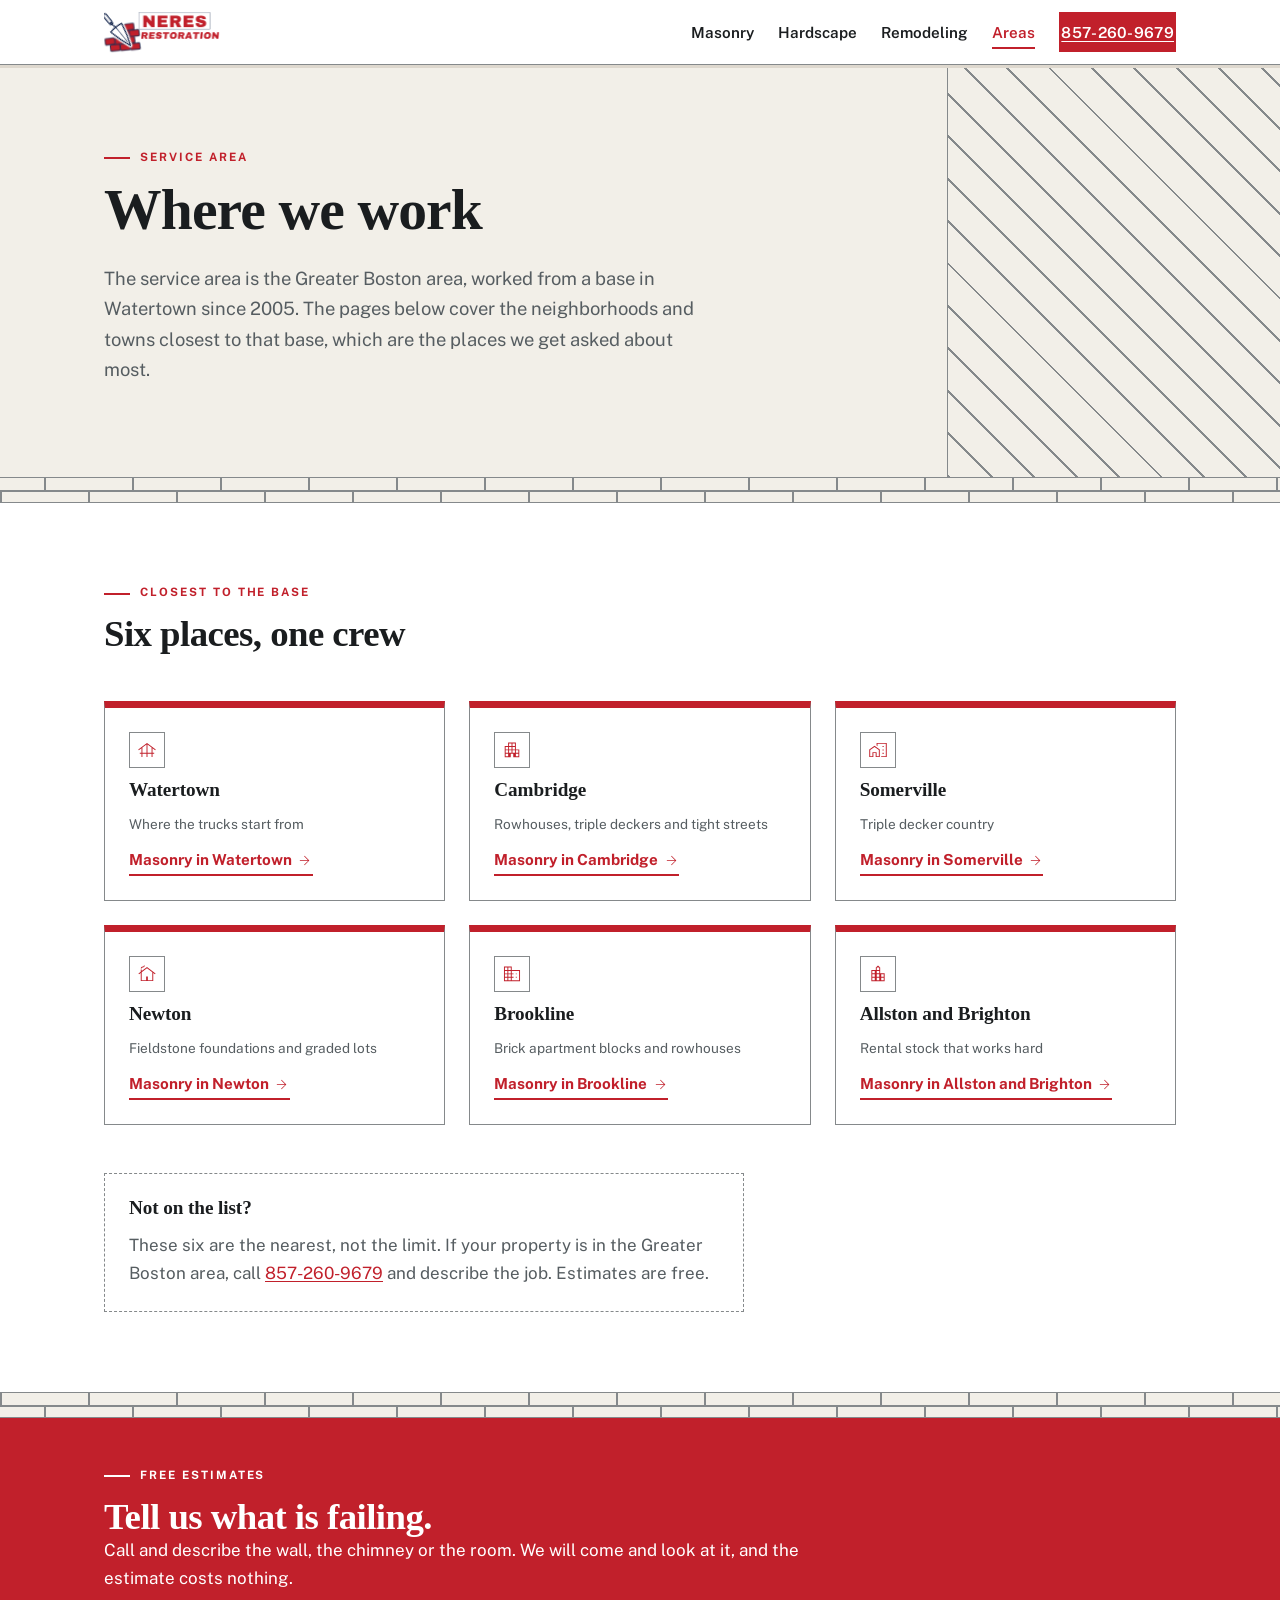
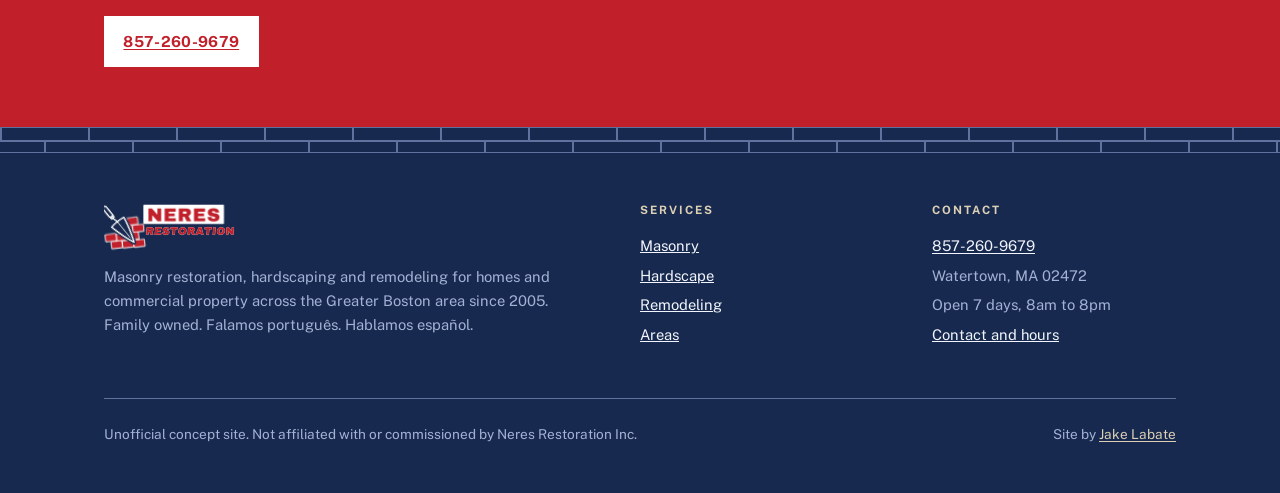
<file: areas.html>
<!DOCTYPE html>
<html lang="en">
<head>
<meta charset="utf-8">
<meta name="viewport" content="width=device-width, initial-scale=1">
<meta name="robots" content="noindex, nofollow">
<title>Service Areas in Greater Boston | Neres Restoration</title>
<meta name="description" content="Neres Restoration serves the Greater Boston area from Watertown. Masonry, hardscaping and remodeling in Cambridge, Somerville, Newton, Brookline, Allston and Brighton, and beyond.">
<link rel="canonical" href="https://jakelabate.github.io/neres-restoration/areas.html">
<meta property="og:type" content="website">
<meta property="og:site_name" content="Neres Restoration">
<meta property="og:locale" content="en_US">
<meta property="og:title" content="Service Areas in Greater Boston | Neres Restoration">
<meta property="og:description" content="Neres Restoration serves the Greater Boston area from Watertown. Masonry, hardscaping and remodeling in Cambridge, Somerville, Newton, Brookline, Allston and Brighton, and beyond.">
<meta property="og:url" content="https://jakelabate.github.io/neres-restoration/areas.html">
<meta property="og:image" content="https://jakelabate.github.io/neres-restoration/img/og/areas.png">
<meta property="og:image:width" content="1200">
<meta property="og:image:height" content="630">
<meta property="og:image:alt" content="Neres Restoration. Service Areas in Greater Boston | Neres Restoration">
<meta name="twitter:card" content="summary_large_image">
<meta name="twitter:title" content="Service Areas in Greater Boston | Neres Restoration">
<meta name="twitter:description" content="Neres Restoration serves the Greater Boston area from Watertown. Masonry, hardscaping and remodeling in Cambridge, Somerville, Newton, Brookline, Allston and Brighton, and beyond.">
<meta name="twitter:image" content="https://jakelabate.github.io/neres-restoration/img/og/areas.png">
<link rel="icon" href="favicon.ico" sizes="any">
<link rel="apple-touch-icon" href="apple-touch-icon.png">
<link rel="stylesheet" href="fonts/fonts.css">
<link rel="preload" as="font" type="font/woff2" href="fonts/zilla-slab-latin-700-normal.woff2" crossorigin>
<link rel="preload" as="font" type="font/woff2" href="fonts/public-sans-latin-400-normal.woff2" crossorigin>
<script>try{if(!matchMedia('(prefers-reduced-motion: reduce)').matches)document.documentElement.classList.add('js-anim')}catch(e){}</script>
<style>
*,*::before,*::after{box-sizing:border-box}
:root{--paper:#ffffff;--mortar:#f2efe8;--ink:#1a1d1f;--muted:#565d61;--line:#85898b;--brand:#c1202b;--brand-ink:#ffffff;--slate:#17294f;--slate-ink:#f2f5fb;--slate-muted:#a3b2d4;--slate-line:#61729f;--buff:#ddd0b4;--track:#ded8ce;
--s1:12px;--s2:24px;--s3:48px;--s4:80px;--nav-h:64px;
--display:'Zilla Slab','Zilla Slab Fallback',Georgia,serif;
--body:'Public Sans','Public Sans Fallback',Arial,sans-serif;
}
html{-webkit-text-size-adjust:100%}
body{margin:0;background:var(--paper);color:var(--ink);font-family:var(--body);
     font-size:1.0625rem;line-height:1.65;overflow-wrap:break-word}
.grid > *,[class*="grid"] > *{min-width:0}
img,svg,video,canvas,iframe{max-width:100%}
@media (max-width:700px){[class*="grid"]{grid-template-columns:1fr}}
a[href^="http"],code,.url{overflow-wrap:anywhere}
p,li,blockquote,figcaption,address{max-width:72ch}

h1,h2,h3{font-family:var(--display);font-weight:700;line-height:1.06;
         letter-spacing:-.015em;margin:0}
h1{font-size:clamp(2.15rem,5.4vw,3.6rem)}
h2{font-size:clamp(1.55rem,3.3vw,2.3rem)}
h3{font-size:1.2rem;font-weight:600;letter-spacing:-.005em}
p{margin:0 0 var(--s1)}
ul{margin:0;padding:0 0 0 1.1em}
a{color:var(--brand)}
a[href^="tel:"],a[href^="mailto:"]{text-decoration:underline;text-underline-offset:2px}
:focus-visible{outline:3px solid var(--brand);outline-offset:2px}

.wrap{max-width:1120px;margin:0 auto;padding:0 var(--s2)}
.eyebrow{font-family:var(--body);font-weight:700;font-size:.72rem;letter-spacing:.17em;
         text-transform:uppercase;color:var(--brand);margin:0 0 var(--s1)}
.eyebrow::before{content:"";display:inline-block;width:26px;height:2px;background:var(--brand);
                 vertical-align:middle;margin-right:10px}
.dark .eyebrow::before,.cta .eyebrow::before{background:var(--buff)}
.cta .eyebrow::before{background:var(--brand-ink)}
.hero .eyebrow::before{display:none}
.mi{width:1em;height:1em;fill:currentColor;flex:none;display:inline-block}
.chip{display:inline-grid;place-items:center;width:36px;height:36px;flex:none;
      border:1px solid var(--line);background:var(--paper);color:var(--brand);font-size:20px}
.dark .chip{border-color:var(--slate-line);background:var(--slate);color:var(--buff)}
.lede{font-size:1.15rem;color:var(--muted);max-width:60ch}
.skip{position:absolute;left:-9999px}
.skip:focus{position:static;display:inline-block;padding:var(--s1);background:var(--brand);color:var(--brand-ink)}

/* ------------------------------------------------------------------ nav */
.site-nav{position:sticky;top:0;z-index:60;background:var(--paper);
          border-bottom:1px solid var(--line);transition:box-shadow .18s ease}
.site-nav.is-stuck{box-shadow:0 6px 18px rgba(0,0,0,.07)}
.site-nav .row{display:flex;align-items:center;justify-content:space-between;
               gap:var(--s2);min-height:var(--nav-h)}
.brand{display:flex;align-items:center;text-decoration:none;color:var(--ink)}
.brand svg{height:46px;width:auto;display:block}
footer .f-lockup{margin-bottom:var(--s1)}
footer .f-lockup svg{height:52px}
.brand-mark{font-family:var(--display);font-weight:700;font-size:1.35rem;letter-spacing:.06em}
.brand-sub{font-family:var(--body);font-weight:600;font-size:.66rem;letter-spacing:.19em;
           text-transform:uppercase;color:var(--muted)}
.site-nav > .row > nav ul{display:flex;align-items:center;gap:var(--s2);
                          list-style:none;margin:0;padding:0}
.site-nav > .row > nav a{color:var(--ink);text-decoration:none;font-weight:600;
                         font-size:.95rem;padding:.4em 0;border-bottom:2px solid transparent}
.site-nav > .row > nav a:hover{border-bottom-color:var(--brand)}
.site-nav > .row > nav a[aria-current="page"]{border-bottom-color:var(--brand);color:var(--brand)}
.site-nav > .row > nav a.btn{color:var(--brand-ink);border-bottom:0;
                             text-decoration:underline;text-underline-offset:3px}
.site-nav > .row > nav a.btn:hover{border-bottom:0;background:var(--paper);color:var(--brand)}
.burger{display:none;flex-direction:column;justify-content:center;gap:5px;width:44px;height:44px;
        padding:0;background:none;border:1px solid var(--line);cursor:pointer}
.burger span{display:block;height:2px;width:22px;margin:0 auto;background:var(--ink)}
@media (max-width:820px){
  .burger{display:flex}
  .site-nav > .row > nav{display:none}
  .site-nav.is-open > .row > nav{display:block;position:absolute;left:0;right:0;top:var(--nav-h);
    background:var(--paper);border-bottom:1px solid var(--line);padding:var(--s1) var(--s2) var(--s2)}
  .site-nav.is-open > .row > nav ul{flex-direction:column;align-items:flex-start;gap:var(--s1)}
  .site-nav .row{position:relative}
}

.progress{position:sticky;top:var(--nav-h);z-index:59;height:3px;background:var(--track);overflow:hidden}
.progress > span{display:block;height:100%;background:var(--brand);
                 transform:scaleX(0);transform-origin:0 50%;will-change:transform;transition:none}

/* ------------------------------------------------------------------ buttons */
.btn{display:inline-block;font-family:var(--body);font-weight:700;font-size:.95rem;
     letter-spacing:.02em;padding:.72em 1.15em;background:var(--brand);color:var(--brand-ink);
     text-decoration:underline;text-underline-offset:3px;border:2px solid var(--brand)}
.btn:hover{background:var(--paper);color:var(--brand)}
.btn-ghost{background:transparent;color:var(--slate-ink);border-color:var(--slate-line);
           text-decoration:none}
.btn-ghost:hover{background:var(--slate-ink);color:var(--slate)}
.actions{display:flex;flex-wrap:wrap;gap:var(--s1);margin-top:var(--s2)}

/* ------------------------------------------------------------------ course bands */
.course{height:26px;background-color:var(--mortar);
  background-image:
    linear-gradient(to bottom,transparent 0 12px,var(--line) 12px 14px,transparent 14px 26px),
    repeating-linear-gradient(to right,var(--line) 0 2px,transparent 2px 88px),
    repeating-linear-gradient(to right,var(--line) 0 2px,transparent 2px 88px);
  background-size:100% 26px,88px 12px,88px 12px;
  background-position:0 0,0 0,44px 14px;background-repeat:repeat-x;
  border-top:1px solid var(--line);border-bottom:1px solid var(--line)}
.course--b{background-position:0 0,44px 0,0 14px}
.course--dark{background-color:var(--slate);
  background-image:
    linear-gradient(to bottom,transparent 0 12px,var(--slate-line) 12px 14px,transparent 14px 26px),
    repeating-linear-gradient(to right,var(--slate-line) 0 2px,transparent 2px 88px),
    repeating-linear-gradient(to right,var(--slate-line) 0 2px,transparent 2px 88px);
  border-color:var(--slate-line)}

/* -------------------------------------------------- hero wall + side panels */
.hero{position:relative;overflow:hidden}
.hero .wrap{position:relative;z-index:1}
.elevation{position:absolute;top:0;right:0;bottom:0;width:26%;pointer-events:none;
           display:flex;flex-direction:column;border-left:1px solid var(--slate-line)}
.brick{height:26px;flex:none;background-color:var(--slate);
       background-image:
         linear-gradient(to bottom,transparent 0 24px,var(--slate-line) 24px 26px),
         repeating-linear-gradient(to right,var(--slate-line) 0 2px,transparent 2px 64px);
       background-size:100% 26px,64px 26px}
.brick--b{background-position:0 0,32px 0}
.repoint{position:absolute;inset:0;display:flex;flex-direction:column;
         clip-path:polygon(46% 0,100% 0,100% 100%,62% 100%);
         animation:repoint 2s .4s ease-out both}
.repoint .brick{background-color:var(--slate);
  background-image:
    linear-gradient(to bottom,transparent 0 24px,var(--buff) 24px 26px),
    repeating-linear-gradient(to right,var(--buff) 0 2px,transparent 2px 64px)}
@keyframes repoint{
  from{clip-path:polygon(96% 0,100% 0,100% 100%,99% 100%)}
  to{clip-path:polygon(46% 0,100% 0,100% 100%,62% 100%)}}
@media (max-width:1080px){.elevation{display:none}}
@media (min-width:1081px){.hero .wrap{padding-right:calc(26% + var(--s3))}}

.panel{position:absolute;top:0;right:0;bottom:0;width:26%;pointer-events:none;
       border-left:1px solid var(--line);background-color:var(--mortar)}
.panel--bond{display:flex;flex-direction:column}
.panel--bond .brick{background-color:var(--mortar);
  background-image:
    linear-gradient(to bottom,transparent 0 24px,var(--line) 24px 26px),
    repeating-linear-gradient(to right,var(--line) 0 2px,transparent 2px 64px)}
.panel--pavers{background-image:
    repeating-linear-gradient(to bottom,var(--line) 0 2px,transparent 2px 96px),
    repeating-linear-gradient(to right,var(--line) 0 2px,transparent 2px 34px)}
.panel--survey{background-image:
    repeating-linear-gradient(45deg,var(--line) 0 2px,transparent 2px 30px)}
.panel--tile{background-image:
    repeating-linear-gradient(to bottom,var(--line) 0 2px,transparent 2px 72px),
    repeating-linear-gradient(to right,var(--line) 0 2px,transparent 2px 72px)}
.band{position:relative;overflow:hidden}
.band .wrap{position:relative;z-index:1}
@media (max-width:1080px){.panel{display:none}}
@media (min-width:1081px){.band .wrap{padding-right:calc(26% + var(--s3))}}

/* ------------------------------------------------------------------ sections */
section{padding:var(--s4) 0}
.compact{padding:var(--s3) 0}
.tinted{background:var(--mortar)}
.dark{background:var(--slate);color:var(--slate-ink)}
.dark h1,.dark h2,.dark h3{color:var(--slate-ink)}
.dark .eyebrow{color:var(--buff)}
.dark .lede,.dark .sub{color:var(--slate-muted)}
.dark a{color:var(--slate-ink)}

.hero .rule{display:block;width:64px;height:9px;background:var(--brand);margin:0 0 var(--s2)}
.hero h1{max-width:16ch}
.hero .lede{margin-top:var(--s2)}
.facts{list-style:none;padding:var(--s2) 0 0;margin:var(--s3) 0 0;display:grid;gap:var(--s1);
       grid-template-columns:repeat(4,1fr);border-top:1px solid var(--slate-line)}
.facts li{font-size:.9rem;color:var(--slate-muted);max-width:none}
.facts b{display:block;font-family:var(--display);font-weight:600;font-size:1.02rem;
         color:var(--slate-ink);letter-spacing:-.01em}
.facts .mi{color:var(--buff);width:1.05em;height:1.05em;vertical-align:-3px;margin-right:.45em}
@media (max-width:820px){.facts{grid-template-columns:repeat(2,1fr)}}

.head{max-width:60ch}
.head .lede{margin-top:var(--s2)}

.cardgrid{display:grid;gap:var(--s2);grid-template-columns:repeat(3,1fr);margin-top:var(--s3)}
.card{background:var(--paper);border:1px solid var(--line);border-top:7px solid var(--brand);
      padding:var(--s2);display:flex;flex-direction:column}
.card h3{margin-bottom:var(--s1)}
.card .chip{margin-bottom:var(--s1)}
.card .since{font-size:.85rem;color:var(--muted);margin-bottom:var(--s1)}
.card ul{list-style:none;padding:0;margin:0 0 var(--s2);font-size:.95rem;color:var(--muted)}
.card li{padding:.3em 0;border-bottom:1px solid var(--line)}
.card li:last-child{border-bottom:0}
.card .go{margin-top:auto;font-weight:700;font-size:.95rem;text-decoration:none;
          border-bottom:2px solid var(--brand);align-self:flex-start;padding-bottom:2px}
.go .mi{vertical-align:-3px;margin-left:.35em}
@media (max-width:900px){.cardgrid{grid-template-columns:1fr}}

.stack{margin-top:var(--s3);border-top:1px solid var(--line)}
.item{display:grid;grid-template-columns:1fr 2fr;gap:var(--s2);
      padding:var(--s2) 0;border-bottom:1px solid var(--line)}
.item h2{font-size:1.35rem;display:flex;align-items:center;gap:12px}
.item p:last-child{margin-bottom:0}
@media (max-width:820px){.item{grid-template-columns:1fr;gap:var(--s1)}}

.why{list-style:none;padding:0;margin:var(--s3) 0 0;display:grid;gap:var(--s2);
     grid-template-columns:repeat(3,1fr)}
.why li{max-width:none;border-left:4px solid var(--brand);padding-left:var(--s2)}
.why b{display:block;font-family:var(--display);font-weight:600;font-size:1.1rem}
.why .mi{color:var(--brand);width:1.05em;height:1.05em;vertical-align:-3px;margin-right:.45em}
.why span{font-size:.95rem;color:var(--muted)}
@media (max-width:820px){.why{grid-template-columns:1fr}}

/* ------------------------------------------------------------------ steps */
.steps{list-style:none;margin:var(--s3) 0 0;padding:0;display:grid;gap:var(--s2);
       grid-template-columns:repeat(4,1fr)}
.steps li{position:relative;max-width:none}
.steps li::before{content:"";position:absolute;top:18px;left:44px;
                  right:calc(-1 * var(--s2));height:1px;background:var(--line)}
.steps li:last-child::before{display:none}
.steps b{display:block;font-family:var(--display);font-weight:600;font-size:1.1rem;
         margin:.7em 0 .2em}
.steps span{font-size:.92rem;color:var(--muted)}
@media (max-width:820px){
  .steps{grid-template-columns:1fr 1fr}
  .steps li:nth-child(2)::before{display:none}
}
@media (max-width:520px){
  .steps{grid-template-columns:1fr}
  .steps li::before{display:none}
}

/* ------------------------------------------------------------------ diagram */
.diagram{margin-top:var(--s3);border:1px solid var(--line);background:var(--paper);
         padding:var(--s2)}
.diagram svg{display:block;height:auto;width:100%}
.diagram figcaption{font-size:.88rem;color:var(--muted);margin-top:var(--s1)}
.dg-brick{fill:var(--mortar);stroke:var(--ink);stroke-width:2}
.dg-old{fill:var(--paper);stroke:var(--line);stroke-width:2}
.dg-crack{stroke:var(--line);stroke-width:2;fill:none}
.dg-new{fill:var(--buff);stroke:var(--ink);stroke-width:2}
.dg-mem{fill:var(--brand);stroke:var(--ink);stroke-width:2}
.dg-lead{stroke:var(--muted);stroke-width:1.5;fill:none}
.dg-dim{stroke:var(--brand);stroke-width:2;fill:none}
.dg-label{font-family:var(--body);font-size:15px;fill:var(--ink)}
.dg-sub{font-family:var(--body);font-size:13px;fill:var(--muted)}
.dg-tag{font-family:var(--body);font-size:12px;font-weight:700;letter-spacing:.14em;
        fill:var(--brand)}
@media (max-width:700px){
  .dg-label,.dg-sub,.dg-tag,.dg-lead,.dg-dim{display:none}
  .diagram{padding:var(--s1)}
}

/* ------------------------------------------------------------------ faq */
.faq{margin-top:var(--s3);border-top:1px solid var(--line)}
.faq details{border-bottom:1px solid var(--line)}
.faq summary{display:flex;justify-content:space-between;align-items:center;gap:var(--s2);
             padding:var(--s2) 0;cursor:pointer;font-family:var(--display);font-weight:600;
             font-size:1.15rem;list-style:none}
.faq summary::-webkit-details-marker{display:none}
.faq summary::after{content:"+";flex:none;width:28px;height:28px;border:1px solid var(--line);
                    display:grid;place-items:center;font-family:var(--body);font-weight:400;
                    font-size:1.1rem;color:var(--brand);transition:transform .18s ease}
.faq details[open] summary::after{transform:rotate(45deg)}
.faq .a{padding:0 0 var(--s2);color:var(--muted);max-width:64ch}
.faq .a p{margin:0 0 var(--s1)}
.faq .a p:last-child{margin:0}

/* ------------------------------------------------------------------ reviews gap */
.gap{margin-top:var(--s3);border:1px dashed var(--line);padding:var(--s2);max-width:64ch}
.gap h3{margin-bottom:var(--s1)}
.gap p{color:var(--muted);margin:0 0 var(--s1)}
.gap p:last-child{margin:0}

/* ------------------------------------------------------------------ contact */
.contact{display:grid;grid-template-columns:1fr 1fr;gap:var(--s4);margin-top:var(--s3)}
.contact .mi{color:var(--buff);width:1.05em;height:1.05em;vertical-align:-3px;margin-right:.4em}
@media (max-width:820px){.contact{grid-template-columns:1fr;gap:var(--s3)}}
.bignum{font-family:var(--display);font-weight:700;font-size:clamp(1.9rem,4.6vw,2.9rem);
        letter-spacing:-.02em;display:inline-block;color:var(--slate-ink)}
table.hours{border-collapse:collapse;width:100%;max-width:420px;font-size:.95rem}
table.hours caption{text-align:left;padding-bottom:.5em}
table.hours th,table.hours td{text-align:left;padding:.45em .6em;
                              border-bottom:1px solid var(--slate-line);font-weight:400}
table.hours th{font-weight:600;color:var(--slate-ink)}
table.hours td{color:var(--slate-muted)}
.is-today th{box-shadow:inset 4px 0 0 var(--buff)}
.is-today th,.is-today td{color:var(--slate-ink);font-weight:600}
.today-tag{margin-left:.5em;font-size:.7rem;letter-spacing:.08em;text-transform:uppercase;
           color:var(--buff)}

.cta{background:var(--brand);color:var(--brand-ink)}
.cta h2{font-family:var(--display);color:var(--brand-ink)}
.cta p{color:var(--brand-ink)}
.cta a{color:var(--brand-ink)}
.cta .eyebrow{color:var(--brand-ink)}
.cta .btn{background:var(--paper);color:var(--brand);border-color:var(--paper)}
.cta .btn:hover{background:var(--brand);color:var(--brand-ink);border-color:var(--paper)}

footer{background:var(--slate);color:var(--slate-muted);padding:var(--s3) 0;font-size:.92rem}
footer .cols{display:grid;grid-template-columns:2fr 1fr 1fr;gap:var(--s3);margin-bottom:var(--s3)}
@media (max-width:820px){footer .cols{grid-template-columns:1fr;gap:var(--s2)}}
footer h4{font-family:var(--body);font-weight:700;font-size:.72rem;letter-spacing:.17em;
          text-transform:uppercase;color:var(--buff);margin:0 0 var(--s1)}
footer ul{list-style:none;padding:0}
footer li{padding:.18em 0}
footer a{color:var(--slate-ink)}
footer .brand-mark{color:var(--slate-ink)}
footer .brand-sub{color:var(--slate-muted)}
footer .legal{border-top:1px solid var(--slate-line);padding-top:var(--s2);
              display:flex;flex-wrap:wrap;gap:var(--s1) var(--s2);justify-content:space-between}
footer .legal p{margin:0;font-size:.85rem;color:var(--slate-muted)}
.credit a{color:var(--buff);text-decoration:underline;text-underline-offset:2px}

/* ------------------------------------------------------------------ reveals */
.js-anim .rv{opacity:0;transform:translateY(14px);
             transition:opacity .55s ease,transform .55s ease}
.js-anim .rv.in{opacity:1;transform:none}

@media (prefers-reduced-motion:reduce){*{animation:none!important;transition:none!important}}
</style>
<script type="application/ld+json">
{
  "@context": "https://schema.org",
  "@graph": [
    {
      "@type": "WebSite",
      "@id": "https://jakelabate.github.io/neres-restoration/#website",
      "url": "https://jakelabate.github.io/neres-restoration/",
      "name": "Neres Restoration",
      "inLanguage": "en",
      "publisher": {
        "@id": "https://jakelabate.github.io/neres-restoration/#org"
      }
    },
    {
      "@type": "WebPage",
      "@id": "https://jakelabate.github.io/neres-restoration/areas.html#webpage",
      "url": "https://jakelabate.github.io/neres-restoration/areas.html",
      "name": "Service Areas in Greater Boston | Neres Restoration",
      "description": "Neres Restoration serves the Greater Boston area from Watertown. Masonry, hardscaping and remodeling in Cambridge, Somerville, Newton, Brookline, Allston and Brighton, and beyond.",
      "isPartOf": {
        "@id": "https://jakelabate.github.io/neres-restoration/#website"
      },
      "about": {
        "@id": "https://jakelabate.github.io/neres-restoration/#org"
      },
      "primaryImageOfPage": "https://jakelabate.github.io/neres-restoration/img/og/areas.png",
      "breadcrumb": {
        "@id": "https://jakelabate.github.io/neres-restoration/areas.html#crumbs"
      }
    },
    {
      "@type": "GeneralContractor",
      "@id": "https://jakelabate.github.io/neres-restoration/#org",
      "name": "Neres Restoration Inc",
      "alternateName": "Neres Restoration",
      "url": "https://jakelabate.github.io/neres-restoration/",
      "description": "Family owned masonry and restoration contractor serving the Greater Boston area since 2005. Repointing and tuckpointing of brick, stone and block, chimneys, fireplaces, foundations, steps, stucco, gutters, patios, walkways, retaining walls, and kitchen and bathroom remodeling.",
      "telephone": "+1-857-260-9679",
      "foundingDate": "2005",
      "image": "https://jakelabate.github.io/neres-restoration/img/og/index.png",
      "logo": "https://jakelabate.github.io/neres-restoration/apple-touch-icon.png",
      "address": {
        "@type": "PostalAddress",
        "addressLocality": "Watertown",
        "addressRegion": "MA",
        "postalCode": "02472",
        "addressCountry": "US"
      },
      "areaServed": {
        "@type": "AdministrativeArea",
        "name": "Greater Boston, Massachusetts"
      },
      "knowsLanguage": [
        "en",
        "pt",
        "es"
      ],
      "paymentAccepted": "Cash, Credit Card",
      "contactPoint": {
        "@type": "ContactPoint",
        "telephone": "+1-857-260-9679",
        "contactType": "customer service",
        "availableLanguage": [
          "English",
          "Portuguese",
          "Spanish"
        ]
      },
      "openingHoursSpecification": [
        {
          "@type": "OpeningHoursSpecification",
          "dayOfWeek": [
            "Monday",
            "Tuesday",
            "Wednesday",
            "Thursday",
            "Friday",
            "Saturday",
            "Sunday"
          ],
          "opens": "08:00",
          "closes": "20:00"
        }
      ],
      "sameAs": [
        "https://www.neresrestoration.com/",
        "https://www.yelp.com/biz/neres-restoration-watertown",
        "https://www.networx.com/c.neres-restoration-corp",
        "https://www.thebluebook.com/iProView/1398089/neres-restoration-inc/subcontractors/"
      ]
    },
    {
      "@type": "BreadcrumbList",
      "@id": "https://jakelabate.github.io/neres-restoration/areas.html#crumbs",
      "itemListElement": [
        {
          "@type": "ListItem",
          "position": 1,
          "name": "Home",
          "item": "https://jakelabate.github.io/neres-restoration/"
        },
        {
          "@type": "ListItem",
          "position": 2,
          "name": "Areas",
          "item": "https://jakelabate.github.io/neres-restoration/areas.html"
        }
      ]
    }
  ]
}
</script>
</head>
<body>
<a class="skip" href="#main">Skip to content</a>
<header class="site-nav" data-nav>
  <div class="wrap row">
    <a class="brand" href="index.html" aria-label="Neres Restoration home">
      <svg xmlns="http://www.w3.org/2000/svg" viewBox="0 0 1150 420" role="img" aria-label="Neres Restoration"><g transform="translate(-8,28) scale(1.1) rotate(-4 170 180)"><mask id="tc17294f"><rect x="-40" y="-40" width="420" height="440" fill="#fff"/><g transform="translate(112,126) rotate(-35)" fill="#000" stroke="#000" stroke-width="32" stroke-linejoin="round" stroke-linecap="round"><path d="M-58 0 Q0 -12 58 0 Q36 106 0 190 Q-36 106 -58 0 Z"/><rect x="-21" y="-60" width="24" height="15" rx="6"/><rect x="-23.5" y="-152" width="29" height="95" rx="14.5"/><path d="M0 2 C0 -18 -9 -26 -9 -46" fill="none" stroke-width="46"/></g></mask><g mask="url(#tc17294f)"><g fill="var(--slate)" stroke="var(--slate)" stroke-width="13" stroke-linejoin="round"><rect x="222" y="268" width="74" height="46" rx="3" transform="rotate(-3 259.0 291.0)"/><rect x="139" y="268" width="74" height="46" rx="3" transform="rotate(-3 176.0 291.0)"/><rect x="56" y="268" width="74" height="46" rx="3" transform="rotate(-3 93.0 291.0)"/><rect x="182" y="213" width="74" height="46" rx="3" transform="rotate(-3 219.0 236.0)"/><rect x="99" y="213" width="74" height="46" rx="3" transform="rotate(-3 136.0 236.0)"/><rect x="16" y="213" width="74" height="46" rx="3" transform="rotate(-3 53.0 236.0)"/><rect x="222" y="158" width="74" height="46" rx="3" transform="rotate(-3 259.0 181.0)"/><rect x="139" y="158" width="74" height="46" rx="3" transform="rotate(-3 176.0 181.0)"/><rect x="182" y="103" width="74" height="46" rx="3" transform="rotate(-3 219.0 126.0)"/></g><g fill="var(--brand)"><rect x="222" y="268" width="74" height="46" rx="3" transform="rotate(-3 259.0 291.0)"/><rect x="139" y="268" width="74" height="46" rx="3" transform="rotate(-3 176.0 291.0)"/><rect x="56" y="268" width="74" height="46" rx="3" transform="rotate(-3 93.0 291.0)"/><rect x="182" y="213" width="74" height="46" rx="3" transform="rotate(-3 219.0 236.0)"/><rect x="99" y="213" width="74" height="46" rx="3" transform="rotate(-3 136.0 236.0)"/><rect x="16" y="213" width="74" height="46" rx="3" transform="rotate(-3 53.0 236.0)"/><rect x="222" y="158" width="74" height="46" rx="3" transform="rotate(-3 259.0 181.0)"/><rect x="139" y="158" width="74" height="46" rx="3" transform="rotate(-3 176.0 181.0)"/><rect x="182" y="103" width="74" height="46" rx="3" transform="rotate(-3 219.0 126.0)"/></g></g><g transform="translate(112,126) rotate(-35)" fill="none" stroke="var(--slate)" stroke-width="10" stroke-linejoin="round" stroke-linecap="round"><path d="M-58 0 Q0 -12 58 0 Q36 106 0 190 Q-36 106 -58 0 Z"/><path d="M0 2 C0 -18 -9 -26 -9 -46"/><rect x="-21" y="-60" width="24" height="15" rx="6"/><rect x="-23.5" y="-152" width="29" height="95" rx="14.5"/><path d="M0 10 L0 146" stroke-width="5"/></g></g><rect x="318" y="30" width="651" height="156" rx="6" fill="var(--paper)" stroke="var(--slate)" stroke-width="3"/><g transform="translate(348,164.0)"><g fill="var(--brand)"><path transform="translate(0.0,0) scale(0.15000,-0.15000)" d="M566 0 277 334V0H74V688H267L556 349V688H759V0Z"/><path transform="translate(130.9,0) scale(0.15000,-0.15000)" d="M74 688H669V523H295V428H615V270H295V165H676V0H74Z"/><path transform="translate(245.2,0) scale(0.15000,-0.15000)" d="M594 288 747 0H499L377 251H295V0H74V688H495Q569 688 621.5 659.5Q674 631 700.5 582.5Q727 534 727 477Q727 414 693.0 363.0Q659 312 594 288ZM440 531H295V404H440Q466 404 484.0 422.5Q502 441 502 468Q502 495 484.0 513.0Q466 531 440 531Z"/><path transform="translate(367.9,0) scale(0.15000,-0.15000)" d="M74 688H669V523H295V428H615V270H295V165H676V0H74Z"/><path transform="translate(482.2,0) scale(0.15000,-0.15000)" d="M667 488V476H460V480Q460 510 438.0 530.0Q416 550 371 550Q327 550 303.5 537.0Q280 524 280 505Q280 478 312.0 465.0Q344 452 415 438Q498 421 551.5 402.5Q605 384 645.0 342.0Q685 300 686 228Q686 106 603.5 47.0Q521 -12 383 -12Q222 -12 132.5 42.0Q43 96 43 233H252Q252 181 279.0 163.5Q306 146 363 146Q405 146 432.5 155.0Q460 164 460 192Q460 217 429.5 229.5Q399 242 330 256Q246 274 191.0 293.5Q136 313 95.0 358.0Q54 403 54 480Q54 593 141.5 646.5Q229 700 363 700Q495 700 580.0 646.5Q665 593 667 488Z"/></g></g><g transform="translate(334,272.0)"><g transform=" skewX(-5)"><g fill="var(--brand)"><path transform="translate(0.0,0) scale(0.08600,-0.08600)" d="M594 288 747 0H499L377 251H295V0H74V688H495Q569 688 621.5 659.5Q674 631 700.5 582.5Q727 534 727 477Q727 414 693.0 363.0Q659 312 594 288ZM440 531H295V404H440Q466 404 484.0 422.5Q502 441 502 468Q502 495 484.0 513.0Q466 531 440 531Z"/><path transform="translate(68.9,0) scale(0.08600,-0.08600)" d="M74 688H669V523H295V428H615V270H295V165H676V0H74Z"/><path transform="translate(133.0,0) scale(0.08600,-0.08600)" d="M667 488V476H460V480Q460 510 438.0 530.0Q416 550 371 550Q327 550 303.5 537.0Q280 524 280 505Q280 478 312.0 465.0Q344 452 415 438Q498 421 551.5 402.5Q605 384 645.0 342.0Q685 300 686 228Q686 106 603.5 47.0Q521 -12 383 -12Q222 -12 132.5 42.0Q43 96 43 233H252Q252 181 279.0 163.5Q306 146 363 146Q405 146 432.5 155.0Q460 164 460 192Q460 217 429.5 229.5Q399 242 330 256Q246 274 191.0 293.5Q136 313 95.0 358.0Q54 403 54 480Q54 593 141.5 646.5Q229 700 363 700Q495 700 580.0 646.5Q665 593 667 488Z"/><path transform="translate(197.1,0) scale(0.08600,-0.08600)" d="M470 512V0H249V512H23V688H695V512Z"/><path transform="translate(261.2,0) scale(0.08600,-0.08600)" d="M788 344Q788 170 691.0 79.0Q594 -12 416 -12Q238 -12 141.5 78.5Q45 169 45 344Q45 519 141.5 609.5Q238 700 416 700Q594 700 691.0 609.0Q788 518 788 344ZM271 376V312Q271 239 308.0 196.0Q345 153 416 153Q487 153 524.5 196.0Q562 239 562 312V376Q562 449 524.5 492.0Q487 535 416 535Q345 535 308.0 492.0Q271 449 271 376Z"/><path transform="translate(334.8,0) scale(0.08600,-0.08600)" d="M594 288 747 0H499L377 251H295V0H74V688H495Q569 688 621.5 659.5Q674 631 700.5 582.5Q727 534 727 477Q727 414 693.0 363.0Q659 312 594 288ZM440 531H295V404H440Q466 404 484.0 422.5Q502 441 502 468Q502 495 484.0 513.0Q466 531 440 531Z"/><path transform="translate(403.7,0) scale(0.08600,-0.08600)" d="M535 0 506 97H265L236 0H10L261 688H518L769 0ZM311 251H460L388 496H384Z"/><path transform="translate(472.6,0) scale(0.08600,-0.08600)" d="M470 512V0H249V512H23V688H695V512Z"/><path transform="translate(536.7,0) scale(0.08600,-0.08600)" d="M84 0V688H305V0Z"/><path transform="translate(572.2,0) scale(0.08600,-0.08600)" d="M788 344Q788 170 691.0 79.0Q594 -12 416 -12Q238 -12 141.5 78.5Q45 169 45 344Q45 519 141.5 609.5Q238 700 416 700Q594 700 691.0 609.0Q788 518 788 344ZM271 376V312Q271 239 308.0 196.0Q345 153 416 153Q487 153 524.5 196.0Q562 239 562 312V376Q562 449 524.5 492.0Q487 535 416 535Q345 535 308.0 492.0Q271 449 271 376Z"/><path transform="translate(645.8,0) scale(0.08600,-0.08600)" d="M566 0 277 334V0H74V688H267L556 349V688H759V0Z"/></g></g></g></svg>
    </a>
    <button class="burger" data-menu-toggle aria-expanded="false" aria-controls="menu"
            aria-label="Menu"><span></span><span></span><span></span></button>
    <nav id="menu" data-menu aria-label="Primary"><ul><li><a href="masonry.html">Masonry</a></li><li><a href="hardscaping.html">Hardscape</a></li><li><a href="remodeling.html">Remodeling</a></li><li><a href="areas.html" aria-current="page">Areas</a></li><li><a class="btn" href="tel:+18572609679">857-260-9679</a></li></ul></nav>
  </div>
</header>
<div class="progress" data-progress role="progressbar" aria-label="Page scroll progress"
     aria-valuemin="0" aria-valuemax="100"><span></span></div>
<main id="main">
<section class="tinted band">
  <div class="panel panel--survey" data-bleed aria-hidden="true"></div>
  <div class="wrap">
    <div class="head">
      <p class="eyebrow">Service area</p>
      <h1>Where we work</h1>
      <p class="lede">The service area is the Greater Boston area, worked from a base in
         Watertown since 2005. The pages below cover the neighborhoods and towns closest
         to that base, which are the places we get asked about most.</p>
    </div>
  </div>
</section>
<div class="course course--b" data-bleed></div>
<section>
  <div class="wrap">
    <div class="head rv">
      <p class="eyebrow">Closest to the base</p>
      <h2>Six places, one crew</h2>
    </div>
    <div class="cardgrid">
      <article class="card rv">
        <span class="chip"><svg class="mi" viewBox="0 -960 960 960" aria-hidden="true" focusable="false"><path d="M214.46-140v-159.85h-81.07v-45.38h81.07v-217.92L87.15-467.39 60-502.85 480-820l420.38 317.15-28.15 35.46-127.31-96.38v218.54h80.69v45.38h-80.69V-140h-45.38v-159.85H502.69V-140h-45.38v-159.85H259.85V-140h-45.39Zm45.39-205.23h197.46v-401l-197.46 149v252Zm242.84 0h196.85v-252l-196.85-149v401Z"/></svg></span>
        <h3>Watertown</h3>
        <p class="since">Where the trucks start from</p>
        <a class="go" href="watertown.html">Masonry in Watertown<svg class="mi" viewBox="0 -960 960 960" aria-hidden="true" focusable="false"><path d="M693.69-457.31H180v-45.38h513.69L448.39-748 480-780l300 300-300 300-31.61-32 245.3-245.31Z"/></svg></a>
      </article>
      <article class="card rv">
        <span class="chip"><svg class="mi" viewBox="0 -960 960 960" aria-hidden="true" focusable="false"><path d="M130-136.92v-536.54h163.85v-163.46h372.69v327.3H830v372.7H539.54v-163.85H420.46v163.85H130Zm45.38-45.39h118.47v-118.46H175.38v118.46Zm0-163.84h118.47v-118.08H175.38v118.08Zm0-163.47h118.47v-118.46H175.38v118.46Zm163.85 163.47h118.08v-118.08H339.23v118.08Zm0-163.47h118.08v-118.46H339.23v118.46Zm0-163.84h118.08v-118.08H339.23v118.08Zm163.46 327.31h118.46v-118.08H502.69v118.08Zm0-163.47h118.46v-118.46H502.69v118.46Zm0-163.84h118.46v-118.08H502.69v118.08Zm163.85 491.15h118.08v-118.46H666.54v118.46Zm0-163.84h118.08v-118.08H666.54v118.08Z"/></svg></span>
        <h3>Cambridge</h3>
        <p class="since">Rowhouses, triple deckers and tight streets</p>
        <a class="go" href="cambridge.html">Masonry in Cambridge<svg class="mi" viewBox="0 -960 960 960" aria-hidden="true" focusable="false"><path d="M693.69-457.31H180v-45.38h513.69L448.39-748 480-780l300 300-300 300-31.61-32 245.3-245.31Z"/></svg></a>
      </article>
      <article class="card rv">
        <span class="chip"><svg class="mi" viewBox="0 -960 960 960" aria-hidden="true" focusable="false"><path d="M697-621.46h56.15v-56.15H697v56.15Zm0 167.92h56.15v-56.15H697v56.15Zm0 167.31h56.15v-56.15H697v56.15ZM631.38-140v-45.39h223.23v-589.22H456.92v112.76l-45.38-31.61V-820H900v680H631.38ZM60-140v-362.69l253.31-180.92L566-502.82V-140H368.23v-190.62H258.38V-140H60Zm45.39-45.39H213V-376h200.61v190.61h107.01v-293.99L313.31-626.92 105.39-478.86v293.47Zm525.99-353.84ZM413.61-185.39V-376H213v190.61V-376h200.61v190.61Z"/></svg></span>
        <h3>Somerville</h3>
        <p class="since">Triple decker country</p>
        <a class="go" href="somerville.html">Masonry in Somerville<svg class="mi" viewBox="0 -960 960 960" aria-hidden="true" focusable="false"><path d="M693.69-457.31H180v-45.38h513.69L448.39-748 480-780l300 300-300 300-31.61-32 245.3-245.31Z"/></svg></a>
      </article>
      <article class="card rv">
        <span class="chip"><svg class="mi" viewBox="0 -960 960 960" aria-hidden="true" focusable="false"><path d="M180-140v-389.46l-83.61 64-27.16-36.08L180-586v-107.46h45.39v72.23L480-815l410.77 314.08-27.16 35.46-83.61-64V-140H180Zm45.39-45.39h214.22v-175.38h80.78v175.38h214.22v-378.53L480-758.08 225.39-563.92v378.53ZM180-744.61q0-40.23 27.32-68.39 27.33-28.15 69.99-28.15 24.72 0 38.32-15.19 13.6-15.2 13.6-35.97h45.38q0 39.62-26.9 68.08-26.91 28.46-70.4 28.46-23.85 0-37.89 14.76-14.03 14.75-14.03 36.4H180Zm45.39 559.22h509.22-509.22Z"/></svg></span>
        <h3>Newton</h3>
        <p class="since">Fieldstone foundations and graded lots</p>
        <a class="go" href="newton.html">Masonry in Newton<svg class="mi" viewBox="0 -960 960 960" aria-hidden="true" focusable="false"><path d="M693.69-457.31H180v-45.38h513.69L448.39-748 480-780l300 300-300 300-31.61-32 245.3-245.31Z"/></svg></a>
      </article>
      <article class="card rv">
        <span class="chip"><svg class="mi" viewBox="0 -960 960 960" aria-hidden="true" focusable="false"><path d="M94.62-136.92v-700h372.69v163.46h398.07v536.54H94.62ZM140-182.31h118.46v-118.46H140v118.46Zm0-163.84h118.46v-118.08H140v118.08Zm0-163.47h118.46v-118.46H140v118.46Zm0-163.84h118.46v-118.08H140v118.08Zm163.85 491.15h118.07v-118.46H303.85v118.46Zm0-163.84h118.07v-118.08H303.85v118.08Zm0-163.47h118.07v-118.46H303.85v118.46Zm0-163.84h118.07v-118.08H303.85v118.08Zm163.46 491.15H820v-445.77H467.31v118.46H555v45.39h-87.69v118.08H555v45.38h-87.69v118.46Zm193.84-281.92v-45.39h45.39v45.39h-45.39Zm0 163.46v-45.38h45.39v45.38h-45.39Z"/></svg></span>
        <h3>Brookline</h3>
        <p class="since">Brick apartment blocks and rowhouses</p>
        <a class="go" href="brookline.html">Masonry in Brookline<svg class="mi" viewBox="0 -960 960 960" aria-hidden="true" focusable="false"><path d="M693.69-457.31H180v-45.38h513.69L448.39-748 480-780l300 300-300 300-31.61-32 245.3-245.31Z"/></svg></a>
      </article>
      <article class="card rv">
        <span class="chip"><svg class="mi" viewBox="0 -960 960 960" aria-hidden="true" focusable="false"><path d="M160.77-136.92v-538.39h214.31v-114.31L480-890l104.92 100.38v278.39h214.31v374.31H160.77Zm45.39-45.39h119.07v-119.08H206.16v119.08Zm0-164.46h119.07v-119.08H206.16v119.08Zm0-164.46h119.07v-118.69H206.16v118.69Zm214.3 328.92h119.08v-119.08H420.46v119.08Zm0-164.46h119.08v-119.08H420.46v119.08Zm0-164.46h119.08v-118.69H420.46v118.69Zm0-164.08h119.08v-119.08H420.46v119.08Zm214.31 493h119.07v-119.08H634.77v119.08Zm0-164.46h119.07v-119.08H634.77v119.08Z"/></svg></span>
        <h3>Allston and Brighton</h3>
        <p class="since">Rental stock that works hard</p>
        <a class="go" href="allston-brighton.html">Masonry in Allston and Brighton<svg class="mi" viewBox="0 -960 960 960" aria-hidden="true" focusable="false"><path d="M693.69-457.31H180v-45.38h513.69L448.39-748 480-780l300 300-300 300-31.61-32 245.3-245.31Z"/></svg></a>
      </article>
    </div>
    <div class="gap rv">
      <h3>Not on the list?</h3>
      <p>These six are the nearest, not the limit. If your property is in the Greater
         Boston area, call <a href="tel:+18572609679">857-260-9679</a> and describe the
         job. Estimates are free.</p>
    </div>
  </div>
</section>
<div class="course" data-bleed></div>
<section class="cta compact">
  <div class="wrap">
    <p class="eyebrow">Free estimates</p>
    <h2>Tell us what is failing.</h2>
    <p>Call and describe the wall, the chimney or the room. We will come and look at it,
       and the estimate costs nothing.</p>
    <p class="actions"><a class="btn" href="tel:+18572609679">857-260-9679</a></p>
  </div>
</section>
</main>
<div class="course course--dark" data-bleed></div>
<footer>
  <div class="wrap">
    <div class="cols">
      <div>
        <div class="brand f-lockup"><svg xmlns="http://www.w3.org/2000/svg" viewBox="0 0 1150 420" role="img" aria-label="Neres Restoration"><g transform="translate(-8,28) scale(1.1) rotate(-4 170 180)"><mask id="tcffffff"><rect x="-40" y="-40" width="420" height="440" fill="#fff"/><g transform="translate(112,126) rotate(-35)" fill="#000" stroke="#000" stroke-width="32" stroke-linejoin="round" stroke-linecap="round"><path d="M-58 0 Q0 -12 58 0 Q36 106 0 190 Q-36 106 -58 0 Z"/><rect x="-21" y="-60" width="24" height="15" rx="6"/><rect x="-23.5" y="-152" width="29" height="95" rx="14.5"/><path d="M0 2 C0 -18 -9 -26 -9 -46" fill="none" stroke-width="46"/></g></mask><g mask="url(#tcffffff)"><g fill="var(--paper)" stroke="var(--paper)" stroke-width="13" stroke-linejoin="round"><rect x="222" y="268" width="74" height="46" rx="3" transform="rotate(-3 259.0 291.0)"/><rect x="139" y="268" width="74" height="46" rx="3" transform="rotate(-3 176.0 291.0)"/><rect x="56" y="268" width="74" height="46" rx="3" transform="rotate(-3 93.0 291.0)"/><rect x="182" y="213" width="74" height="46" rx="3" transform="rotate(-3 219.0 236.0)"/><rect x="99" y="213" width="74" height="46" rx="3" transform="rotate(-3 136.0 236.0)"/><rect x="16" y="213" width="74" height="46" rx="3" transform="rotate(-3 53.0 236.0)"/><rect x="222" y="158" width="74" height="46" rx="3" transform="rotate(-3 259.0 181.0)"/><rect x="139" y="158" width="74" height="46" rx="3" transform="rotate(-3 176.0 181.0)"/><rect x="182" y="103" width="74" height="46" rx="3" transform="rotate(-3 219.0 126.0)"/></g><g fill="var(--brand)"><rect x="222" y="268" width="74" height="46" rx="3" transform="rotate(-3 259.0 291.0)"/><rect x="139" y="268" width="74" height="46" rx="3" transform="rotate(-3 176.0 291.0)"/><rect x="56" y="268" width="74" height="46" rx="3" transform="rotate(-3 93.0 291.0)"/><rect x="182" y="213" width="74" height="46" rx="3" transform="rotate(-3 219.0 236.0)"/><rect x="99" y="213" width="74" height="46" rx="3" transform="rotate(-3 136.0 236.0)"/><rect x="16" y="213" width="74" height="46" rx="3" transform="rotate(-3 53.0 236.0)"/><rect x="222" y="158" width="74" height="46" rx="3" transform="rotate(-3 259.0 181.0)"/><rect x="139" y="158" width="74" height="46" rx="3" transform="rotate(-3 176.0 181.0)"/><rect x="182" y="103" width="74" height="46" rx="3" transform="rotate(-3 219.0 126.0)"/></g></g><g transform="translate(112,126) rotate(-35)" fill="none" stroke="var(--paper)" stroke-width="10" stroke-linejoin="round" stroke-linecap="round"><path d="M-58 0 Q0 -12 58 0 Q36 106 0 190 Q-36 106 -58 0 Z"/><path d="M0 2 C0 -18 -9 -26 -9 -46"/><rect x="-21" y="-60" width="24" height="15" rx="6"/><rect x="-23.5" y="-152" width="29" height="95" rx="14.5"/><path d="M0 10 L0 146" stroke-width="5"/></g></g><rect x="318" y="30" width="651" height="156" rx="6" fill="var(--paper)"/><g transform="translate(348,164.0)"><g fill="var(--brand)"><path transform="translate(0.0,0) scale(0.15000,-0.15000)" d="M566 0 277 334V0H74V688H267L556 349V688H759V0Z"/><path transform="translate(130.9,0) scale(0.15000,-0.15000)" d="M74 688H669V523H295V428H615V270H295V165H676V0H74Z"/><path transform="translate(245.2,0) scale(0.15000,-0.15000)" d="M594 288 747 0H499L377 251H295V0H74V688H495Q569 688 621.5 659.5Q674 631 700.5 582.5Q727 534 727 477Q727 414 693.0 363.0Q659 312 594 288ZM440 531H295V404H440Q466 404 484.0 422.5Q502 441 502 468Q502 495 484.0 513.0Q466 531 440 531Z"/><path transform="translate(367.9,0) scale(0.15000,-0.15000)" d="M74 688H669V523H295V428H615V270H295V165H676V0H74Z"/><path transform="translate(482.2,0) scale(0.15000,-0.15000)" d="M667 488V476H460V480Q460 510 438.0 530.0Q416 550 371 550Q327 550 303.5 537.0Q280 524 280 505Q280 478 312.0 465.0Q344 452 415 438Q498 421 551.5 402.5Q605 384 645.0 342.0Q685 300 686 228Q686 106 603.5 47.0Q521 -12 383 -12Q222 -12 132.5 42.0Q43 96 43 233H252Q252 181 279.0 163.5Q306 146 363 146Q405 146 432.5 155.0Q460 164 460 192Q460 217 429.5 229.5Q399 242 330 256Q246 274 191.0 293.5Q136 313 95.0 358.0Q54 403 54 480Q54 593 141.5 646.5Q229 700 363 700Q495 700 580.0 646.5Q665 593 667 488Z"/></g></g><g transform="translate(334,272.0)"><g transform=" skewX(-5)"><g fill="var(--paper)" stroke="var(--paper)" stroke-width="10" stroke-linejoin="round"><path transform="translate(0.0,0) scale(0.08600,-0.08600)" d="M594 288 747 0H499L377 251H295V0H74V688H495Q569 688 621.5 659.5Q674 631 700.5 582.5Q727 534 727 477Q727 414 693.0 363.0Q659 312 594 288ZM440 531H295V404H440Q466 404 484.0 422.5Q502 441 502 468Q502 495 484.0 513.0Q466 531 440 531Z"/><path transform="translate(68.9,0) scale(0.08600,-0.08600)" d="M74 688H669V523H295V428H615V270H295V165H676V0H74Z"/><path transform="translate(133.0,0) scale(0.08600,-0.08600)" d="M667 488V476H460V480Q460 510 438.0 530.0Q416 550 371 550Q327 550 303.5 537.0Q280 524 280 505Q280 478 312.0 465.0Q344 452 415 438Q498 421 551.5 402.5Q605 384 645.0 342.0Q685 300 686 228Q686 106 603.5 47.0Q521 -12 383 -12Q222 -12 132.5 42.0Q43 96 43 233H252Q252 181 279.0 163.5Q306 146 363 146Q405 146 432.5 155.0Q460 164 460 192Q460 217 429.5 229.5Q399 242 330 256Q246 274 191.0 293.5Q136 313 95.0 358.0Q54 403 54 480Q54 593 141.5 646.5Q229 700 363 700Q495 700 580.0 646.5Q665 593 667 488Z"/><path transform="translate(197.1,0) scale(0.08600,-0.08600)" d="M470 512V0H249V512H23V688H695V512Z"/><path transform="translate(261.2,0) scale(0.08600,-0.08600)" d="M788 344Q788 170 691.0 79.0Q594 -12 416 -12Q238 -12 141.5 78.5Q45 169 45 344Q45 519 141.5 609.5Q238 700 416 700Q594 700 691.0 609.0Q788 518 788 344ZM271 376V312Q271 239 308.0 196.0Q345 153 416 153Q487 153 524.5 196.0Q562 239 562 312V376Q562 449 524.5 492.0Q487 535 416 535Q345 535 308.0 492.0Q271 449 271 376Z"/><path transform="translate(334.8,0) scale(0.08600,-0.08600)" d="M594 288 747 0H499L377 251H295V0H74V688H495Q569 688 621.5 659.5Q674 631 700.5 582.5Q727 534 727 477Q727 414 693.0 363.0Q659 312 594 288ZM440 531H295V404H440Q466 404 484.0 422.5Q502 441 502 468Q502 495 484.0 513.0Q466 531 440 531Z"/><path transform="translate(403.7,0) scale(0.08600,-0.08600)" d="M535 0 506 97H265L236 0H10L261 688H518L769 0ZM311 251H460L388 496H384Z"/><path transform="translate(472.6,0) scale(0.08600,-0.08600)" d="M470 512V0H249V512H23V688H695V512Z"/><path transform="translate(536.7,0) scale(0.08600,-0.08600)" d="M84 0V688H305V0Z"/><path transform="translate(572.2,0) scale(0.08600,-0.08600)" d="M788 344Q788 170 691.0 79.0Q594 -12 416 -12Q238 -12 141.5 78.5Q45 169 45 344Q45 519 141.5 609.5Q238 700 416 700Q594 700 691.0 609.0Q788 518 788 344ZM271 376V312Q271 239 308.0 196.0Q345 153 416 153Q487 153 524.5 196.0Q562 239 562 312V376Q562 449 524.5 492.0Q487 535 416 535Q345 535 308.0 492.0Q271 449 271 376Z"/><path transform="translate(645.8,0) scale(0.08600,-0.08600)" d="M566 0 277 334V0H74V688H267L556 349V688H759V0Z"/></g><g fill="var(--brand)"><path transform="translate(0.0,0) scale(0.08600,-0.08600)" d="M594 288 747 0H499L377 251H295V0H74V688H495Q569 688 621.5 659.5Q674 631 700.5 582.5Q727 534 727 477Q727 414 693.0 363.0Q659 312 594 288ZM440 531H295V404H440Q466 404 484.0 422.5Q502 441 502 468Q502 495 484.0 513.0Q466 531 440 531Z"/><path transform="translate(68.9,0) scale(0.08600,-0.08600)" d="M74 688H669V523H295V428H615V270H295V165H676V0H74Z"/><path transform="translate(133.0,0) scale(0.08600,-0.08600)" d="M667 488V476H460V480Q460 510 438.0 530.0Q416 550 371 550Q327 550 303.5 537.0Q280 524 280 505Q280 478 312.0 465.0Q344 452 415 438Q498 421 551.5 402.5Q605 384 645.0 342.0Q685 300 686 228Q686 106 603.5 47.0Q521 -12 383 -12Q222 -12 132.5 42.0Q43 96 43 233H252Q252 181 279.0 163.5Q306 146 363 146Q405 146 432.5 155.0Q460 164 460 192Q460 217 429.5 229.5Q399 242 330 256Q246 274 191.0 293.5Q136 313 95.0 358.0Q54 403 54 480Q54 593 141.5 646.5Q229 700 363 700Q495 700 580.0 646.5Q665 593 667 488Z"/><path transform="translate(197.1,0) scale(0.08600,-0.08600)" d="M470 512V0H249V512H23V688H695V512Z"/><path transform="translate(261.2,0) scale(0.08600,-0.08600)" d="M788 344Q788 170 691.0 79.0Q594 -12 416 -12Q238 -12 141.5 78.5Q45 169 45 344Q45 519 141.5 609.5Q238 700 416 700Q594 700 691.0 609.0Q788 518 788 344ZM271 376V312Q271 239 308.0 196.0Q345 153 416 153Q487 153 524.5 196.0Q562 239 562 312V376Q562 449 524.5 492.0Q487 535 416 535Q345 535 308.0 492.0Q271 449 271 376Z"/><path transform="translate(334.8,0) scale(0.08600,-0.08600)" d="M594 288 747 0H499L377 251H295V0H74V688H495Q569 688 621.5 659.5Q674 631 700.5 582.5Q727 534 727 477Q727 414 693.0 363.0Q659 312 594 288ZM440 531H295V404H440Q466 404 484.0 422.5Q502 441 502 468Q502 495 484.0 513.0Q466 531 440 531Z"/><path transform="translate(403.7,0) scale(0.08600,-0.08600)" d="M535 0 506 97H265L236 0H10L261 688H518L769 0ZM311 251H460L388 496H384Z"/><path transform="translate(472.6,0) scale(0.08600,-0.08600)" d="M470 512V0H249V512H23V688H695V512Z"/><path transform="translate(536.7,0) scale(0.08600,-0.08600)" d="M84 0V688H305V0Z"/><path transform="translate(572.2,0) scale(0.08600,-0.08600)" d="M788 344Q788 170 691.0 79.0Q594 -12 416 -12Q238 -12 141.5 78.5Q45 169 45 344Q45 519 141.5 609.5Q238 700 416 700Q594 700 691.0 609.0Q788 518 788 344ZM271 376V312Q271 239 308.0 196.0Q345 153 416 153Q487 153 524.5 196.0Q562 239 562 312V376Q562 449 524.5 492.0Q487 535 416 535Q345 535 308.0 492.0Q271 449 271 376Z"/><path transform="translate(645.8,0) scale(0.08600,-0.08600)" d="M566 0 277 334V0H74V688H267L556 349V688H759V0Z"/></g></g></g></svg></div>
        <p>Masonry restoration, hardscaping and remodeling for homes and commercial
           property across the Greater Boston area since 2005. Family owned.
           <span lang="pt">Falamos portugu&ecirc;s.</span>
           <span lang="es">Hablamos espa&ntilde;ol.</span></p>
      </div>
      <div>
        <h4>Services</h4>
        <ul><li><a href="masonry.html">Masonry</a></li><li><a href="hardscaping.html">Hardscape</a></li><li><a href="remodeling.html">Remodeling</a></li><li><a href="areas.html">Areas</a></li></ul>
      </div>
      <div>
        <h4>Contact</h4>
        <ul>
          <li><a href="tel:+18572609679">857-260-9679</a></li>
          <li>Watertown, MA 02472</li>
          <li>Open 7 days, 8am to 8pm</li>
          <li><a href="index.html#contact">Contact and hours</a></li>
        </ul>
      </div>
    </div>
    <div class="legal">
      <p>Unofficial concept site. Not affiliated with or commissioned by Neres Restoration Inc.</p>
      <p class="credit">Site by <a href="https://www.jakelabate.com">Jake Labate</a></p>
    </div>
  </div>
</footer>
<script src="interactions.js" defer></script>
</body>
</html>
</file>
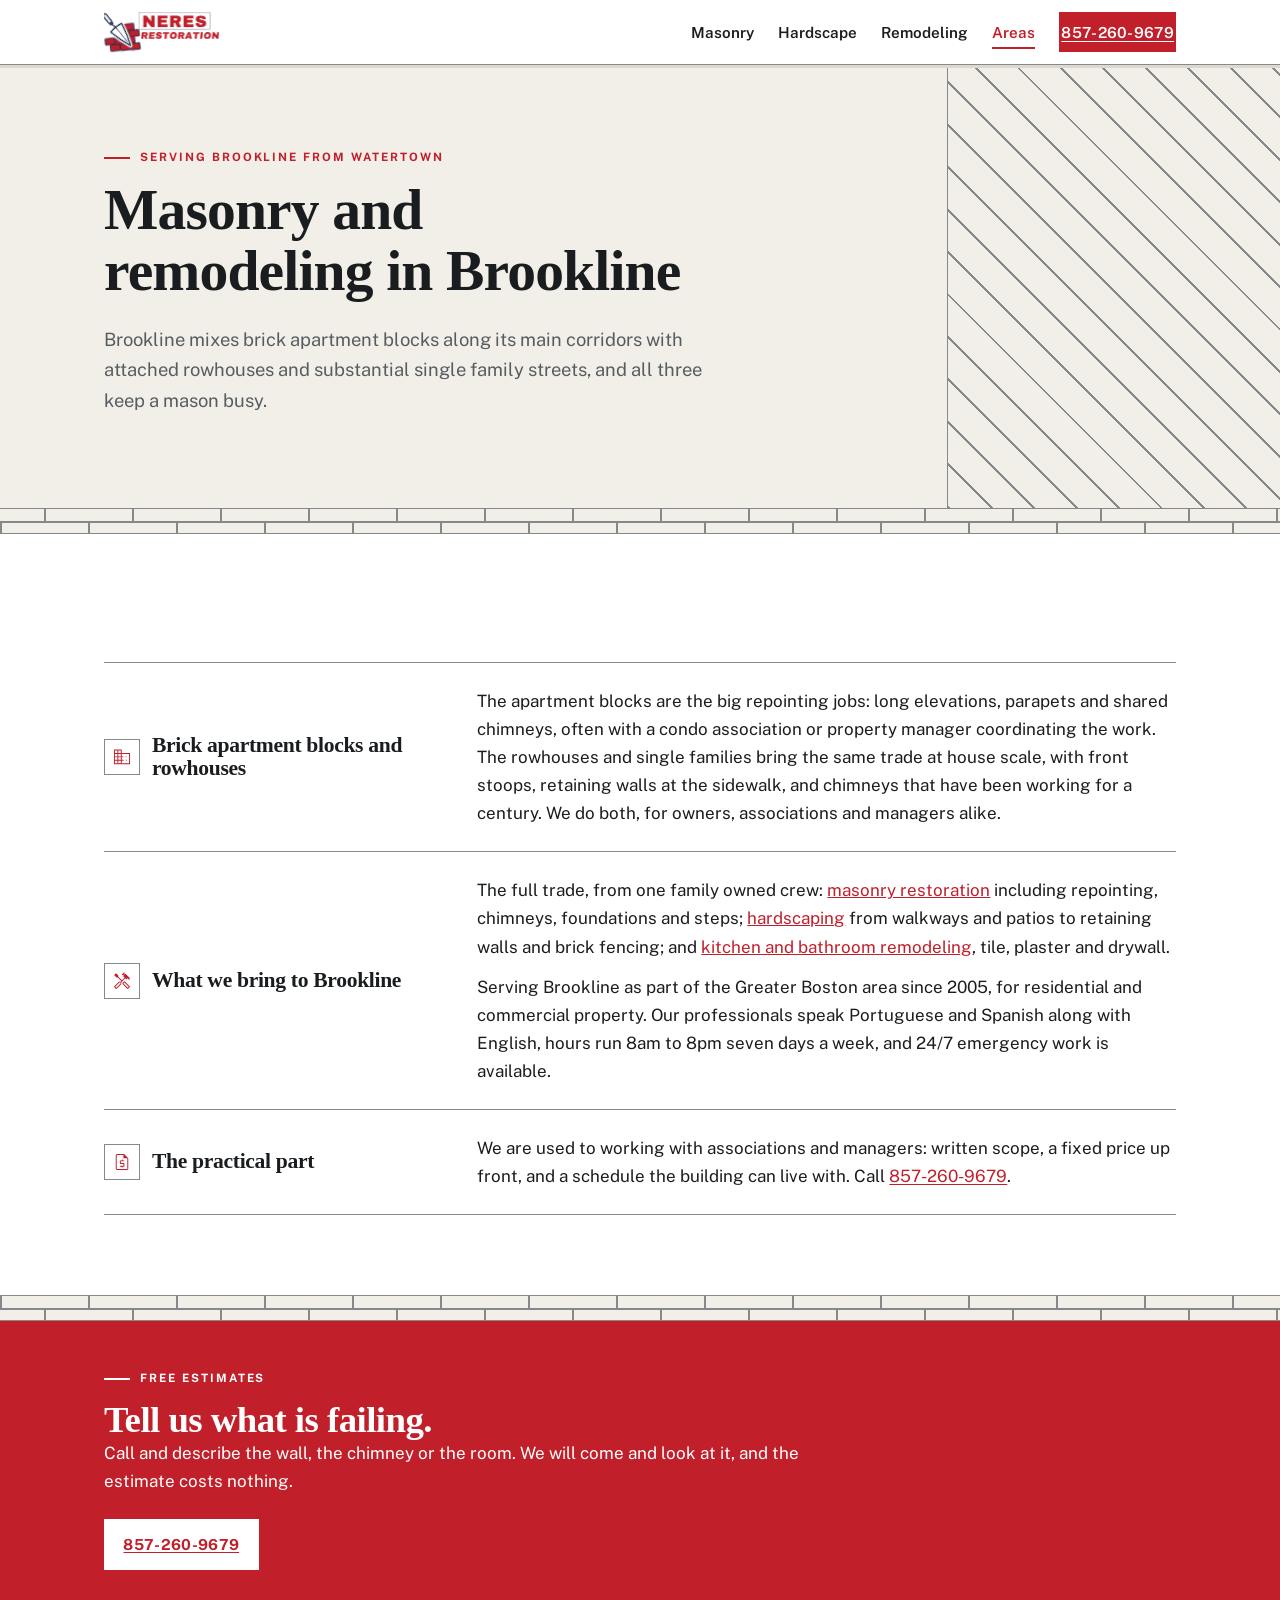
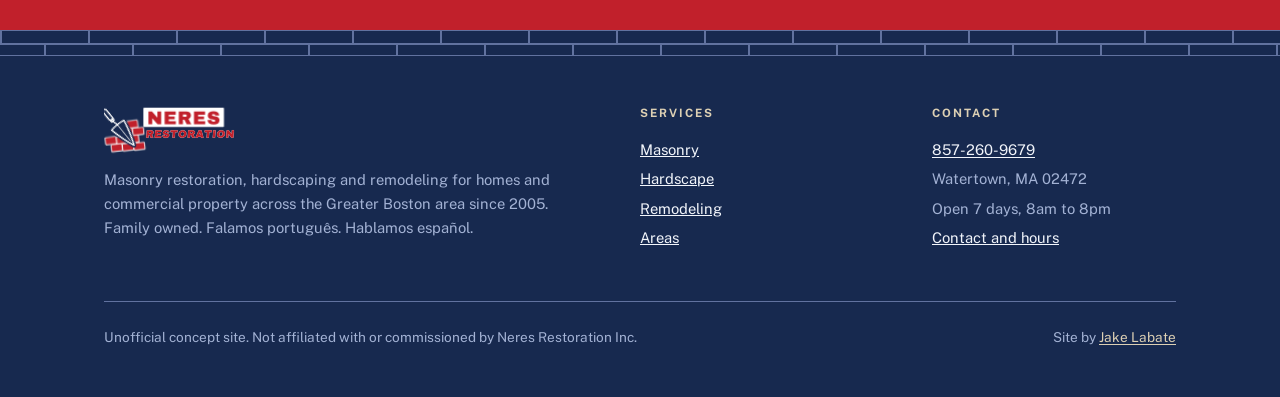
<file: brookline.html>
<!DOCTYPE html>
<html lang="en">
<head>
<meta charset="utf-8">
<meta name="viewport" content="width=device-width, initial-scale=1">
<meta name="robots" content="noindex, nofollow">
<title>Masonry in Brookline, MA | Neres Restoration</title>
<meta name="description" content="Brick repointing, chimney and step repair for Brookline apartment blocks, rowhouses and homes, from family owned Neres Restoration.">
<link rel="canonical" href="https://jakelabate.github.io/neres-restoration/brookline.html">
<meta property="og:type" content="website">
<meta property="og:site_name" content="Neres Restoration">
<meta property="og:locale" content="en_US">
<meta property="og:title" content="Masonry in Brookline, MA | Neres Restoration">
<meta property="og:description" content="Brick repointing, chimney and step repair for Brookline apartment blocks, rowhouses and homes, from family owned Neres Restoration.">
<meta property="og:url" content="https://jakelabate.github.io/neres-restoration/brookline.html">
<meta property="og:image" content="https://jakelabate.github.io/neres-restoration/img/og/brookline.png">
<meta property="og:image:width" content="1200">
<meta property="og:image:height" content="630">
<meta property="og:image:alt" content="Neres Restoration. Masonry in Brookline, MA | Neres Restoration">
<meta name="twitter:card" content="summary_large_image">
<meta name="twitter:title" content="Masonry in Brookline, MA | Neres Restoration">
<meta name="twitter:description" content="Brick repointing, chimney and step repair for Brookline apartment blocks, rowhouses and homes, from family owned Neres Restoration.">
<meta name="twitter:image" content="https://jakelabate.github.io/neres-restoration/img/og/brookline.png">
<link rel="icon" href="favicon.ico" sizes="any">
<link rel="apple-touch-icon" href="apple-touch-icon.png">
<link rel="stylesheet" href="fonts/fonts.css">
<link rel="preload" as="font" type="font/woff2" href="fonts/zilla-slab-latin-700-normal.woff2" crossorigin>
<link rel="preload" as="font" type="font/woff2" href="fonts/public-sans-latin-400-normal.woff2" crossorigin>
<script>try{if(!matchMedia('(prefers-reduced-motion: reduce)').matches)document.documentElement.classList.add('js-anim')}catch(e){}</script>
<style>
*,*::before,*::after{box-sizing:border-box}
:root{--paper:#ffffff;--mortar:#f2efe8;--ink:#1a1d1f;--muted:#565d61;--line:#85898b;--brand:#c1202b;--brand-ink:#ffffff;--slate:#17294f;--slate-ink:#f2f5fb;--slate-muted:#a3b2d4;--slate-line:#61729f;--buff:#ddd0b4;--track:#ded8ce;
--s1:12px;--s2:24px;--s3:48px;--s4:80px;--nav-h:64px;
--display:'Zilla Slab','Zilla Slab Fallback',Georgia,serif;
--body:'Public Sans','Public Sans Fallback',Arial,sans-serif;
}
html{-webkit-text-size-adjust:100%}
body{margin:0;background:var(--paper);color:var(--ink);font-family:var(--body);
     font-size:1.0625rem;line-height:1.65;overflow-wrap:break-word}
.grid > *,[class*="grid"] > *{min-width:0}
img,svg,video,canvas,iframe{max-width:100%}
@media (max-width:700px){[class*="grid"]{grid-template-columns:1fr}}
a[href^="http"],code,.url{overflow-wrap:anywhere}
p,li,blockquote,figcaption,address{max-width:72ch}

h1,h2,h3{font-family:var(--display);font-weight:700;line-height:1.06;
         letter-spacing:-.015em;margin:0}
h1{font-size:clamp(2.15rem,5.4vw,3.6rem)}
h2{font-size:clamp(1.55rem,3.3vw,2.3rem)}
h3{font-size:1.2rem;font-weight:600;letter-spacing:-.005em}
p{margin:0 0 var(--s1)}
ul{margin:0;padding:0 0 0 1.1em}
a{color:var(--brand)}
a[href^="tel:"],a[href^="mailto:"]{text-decoration:underline;text-underline-offset:2px}
:focus-visible{outline:3px solid var(--brand);outline-offset:2px}

.wrap{max-width:1120px;margin:0 auto;padding:0 var(--s2)}
.eyebrow{font-family:var(--body);font-weight:700;font-size:.72rem;letter-spacing:.17em;
         text-transform:uppercase;color:var(--brand);margin:0 0 var(--s1)}
.eyebrow::before{content:"";display:inline-block;width:26px;height:2px;background:var(--brand);
                 vertical-align:middle;margin-right:10px}
.dark .eyebrow::before,.cta .eyebrow::before{background:var(--buff)}
.cta .eyebrow::before{background:var(--brand-ink)}
.hero .eyebrow::before{display:none}
.mi{width:1em;height:1em;fill:currentColor;flex:none;display:inline-block}
.chip{display:inline-grid;place-items:center;width:36px;height:36px;flex:none;
      border:1px solid var(--line);background:var(--paper);color:var(--brand);font-size:20px}
.dark .chip{border-color:var(--slate-line);background:var(--slate);color:var(--buff)}
.lede{font-size:1.15rem;color:var(--muted);max-width:60ch}
.skip{position:absolute;left:-9999px}
.skip:focus{position:static;display:inline-block;padding:var(--s1);background:var(--brand);color:var(--brand-ink)}

/* ------------------------------------------------------------------ nav */
.site-nav{position:sticky;top:0;z-index:60;background:var(--paper);
          border-bottom:1px solid var(--line);transition:box-shadow .18s ease}
.site-nav.is-stuck{box-shadow:0 6px 18px rgba(0,0,0,.07)}
.site-nav .row{display:flex;align-items:center;justify-content:space-between;
               gap:var(--s2);min-height:var(--nav-h)}
.brand{display:flex;align-items:center;text-decoration:none;color:var(--ink)}
.brand svg{height:46px;width:auto;display:block}
footer .f-lockup{margin-bottom:var(--s1)}
footer .f-lockup svg{height:52px}
.brand-mark{font-family:var(--display);font-weight:700;font-size:1.35rem;letter-spacing:.06em}
.brand-sub{font-family:var(--body);font-weight:600;font-size:.66rem;letter-spacing:.19em;
           text-transform:uppercase;color:var(--muted)}
.site-nav > .row > nav ul{display:flex;align-items:center;gap:var(--s2);
                          list-style:none;margin:0;padding:0}
.site-nav > .row > nav a{color:var(--ink);text-decoration:none;font-weight:600;
                         font-size:.95rem;padding:.4em 0;border-bottom:2px solid transparent}
.site-nav > .row > nav a:hover{border-bottom-color:var(--brand)}
.site-nav > .row > nav a[aria-current="page"]{border-bottom-color:var(--brand);color:var(--brand)}
.site-nav > .row > nav a.btn{color:var(--brand-ink);border-bottom:0;
                             text-decoration:underline;text-underline-offset:3px}
.site-nav > .row > nav a.btn:hover{border-bottom:0;background:var(--paper);color:var(--brand)}
.burger{display:none;flex-direction:column;justify-content:center;gap:5px;width:44px;height:44px;
        padding:0;background:none;border:1px solid var(--line);cursor:pointer}
.burger span{display:block;height:2px;width:22px;margin:0 auto;background:var(--ink)}
@media (max-width:820px){
  .burger{display:flex}
  .site-nav > .row > nav{display:none}
  .site-nav.is-open > .row > nav{display:block;position:absolute;left:0;right:0;top:var(--nav-h);
    background:var(--paper);border-bottom:1px solid var(--line);padding:var(--s1) var(--s2) var(--s2)}
  .site-nav.is-open > .row > nav ul{flex-direction:column;align-items:flex-start;gap:var(--s1)}
  .site-nav .row{position:relative}
}

.progress{position:sticky;top:var(--nav-h);z-index:59;height:3px;background:var(--track);overflow:hidden}
.progress > span{display:block;height:100%;background:var(--brand);
                 transform:scaleX(0);transform-origin:0 50%;will-change:transform;transition:none}

/* ------------------------------------------------------------------ buttons */
.btn{display:inline-block;font-family:var(--body);font-weight:700;font-size:.95rem;
     letter-spacing:.02em;padding:.72em 1.15em;background:var(--brand);color:var(--brand-ink);
     text-decoration:underline;text-underline-offset:3px;border:2px solid var(--brand)}
.btn:hover{background:var(--paper);color:var(--brand)}
.btn-ghost{background:transparent;color:var(--slate-ink);border-color:var(--slate-line);
           text-decoration:none}
.btn-ghost:hover{background:var(--slate-ink);color:var(--slate)}
.actions{display:flex;flex-wrap:wrap;gap:var(--s1);margin-top:var(--s2)}

/* ------------------------------------------------------------------ course bands */
.course{height:26px;background-color:var(--mortar);
  background-image:
    linear-gradient(to bottom,transparent 0 12px,var(--line) 12px 14px,transparent 14px 26px),
    repeating-linear-gradient(to right,var(--line) 0 2px,transparent 2px 88px),
    repeating-linear-gradient(to right,var(--line) 0 2px,transparent 2px 88px);
  background-size:100% 26px,88px 12px,88px 12px;
  background-position:0 0,0 0,44px 14px;background-repeat:repeat-x;
  border-top:1px solid var(--line);border-bottom:1px solid var(--line)}
.course--b{background-position:0 0,44px 0,0 14px}
.course--dark{background-color:var(--slate);
  background-image:
    linear-gradient(to bottom,transparent 0 12px,var(--slate-line) 12px 14px,transparent 14px 26px),
    repeating-linear-gradient(to right,var(--slate-line) 0 2px,transparent 2px 88px),
    repeating-linear-gradient(to right,var(--slate-line) 0 2px,transparent 2px 88px);
  border-color:var(--slate-line)}

/* -------------------------------------------------- hero wall + side panels */
.hero{position:relative;overflow:hidden}
.hero .wrap{position:relative;z-index:1}
.elevation{position:absolute;top:0;right:0;bottom:0;width:26%;pointer-events:none;
           display:flex;flex-direction:column;border-left:1px solid var(--slate-line)}
.brick{height:26px;flex:none;background-color:var(--slate);
       background-image:
         linear-gradient(to bottom,transparent 0 24px,var(--slate-line) 24px 26px),
         repeating-linear-gradient(to right,var(--slate-line) 0 2px,transparent 2px 64px);
       background-size:100% 26px,64px 26px}
.brick--b{background-position:0 0,32px 0}
.repoint{position:absolute;inset:0;display:flex;flex-direction:column;
         clip-path:polygon(46% 0,100% 0,100% 100%,62% 100%);
         animation:repoint 2s .4s ease-out both}
.repoint .brick{background-color:var(--slate);
  background-image:
    linear-gradient(to bottom,transparent 0 24px,var(--buff) 24px 26px),
    repeating-linear-gradient(to right,var(--buff) 0 2px,transparent 2px 64px)}
@keyframes repoint{
  from{clip-path:polygon(96% 0,100% 0,100% 100%,99% 100%)}
  to{clip-path:polygon(46% 0,100% 0,100% 100%,62% 100%)}}
@media (max-width:1080px){.elevation{display:none}}
@media (min-width:1081px){.hero .wrap{padding-right:calc(26% + var(--s3))}}

.panel{position:absolute;top:0;right:0;bottom:0;width:26%;pointer-events:none;
       border-left:1px solid var(--line);background-color:var(--mortar)}
.panel--bond{display:flex;flex-direction:column}
.panel--bond .brick{background-color:var(--mortar);
  background-image:
    linear-gradient(to bottom,transparent 0 24px,var(--line) 24px 26px),
    repeating-linear-gradient(to right,var(--line) 0 2px,transparent 2px 64px)}
.panel--pavers{background-image:
    repeating-linear-gradient(to bottom,var(--line) 0 2px,transparent 2px 96px),
    repeating-linear-gradient(to right,var(--line) 0 2px,transparent 2px 34px)}
.panel--survey{background-image:
    repeating-linear-gradient(45deg,var(--line) 0 2px,transparent 2px 30px)}
.panel--tile{background-image:
    repeating-linear-gradient(to bottom,var(--line) 0 2px,transparent 2px 72px),
    repeating-linear-gradient(to right,var(--line) 0 2px,transparent 2px 72px)}
.band{position:relative;overflow:hidden}
.band .wrap{position:relative;z-index:1}
@media (max-width:1080px){.panel{display:none}}
@media (min-width:1081px){.band .wrap{padding-right:calc(26% + var(--s3))}}

/* ------------------------------------------------------------------ sections */
section{padding:var(--s4) 0}
.compact{padding:var(--s3) 0}
.tinted{background:var(--mortar)}
.dark{background:var(--slate);color:var(--slate-ink)}
.dark h1,.dark h2,.dark h3{color:var(--slate-ink)}
.dark .eyebrow{color:var(--buff)}
.dark .lede,.dark .sub{color:var(--slate-muted)}
.dark a{color:var(--slate-ink)}

.hero .rule{display:block;width:64px;height:9px;background:var(--brand);margin:0 0 var(--s2)}
.hero h1{max-width:16ch}
.hero .lede{margin-top:var(--s2)}
.facts{list-style:none;padding:var(--s2) 0 0;margin:var(--s3) 0 0;display:grid;gap:var(--s1);
       grid-template-columns:repeat(4,1fr);border-top:1px solid var(--slate-line)}
.facts li{font-size:.9rem;color:var(--slate-muted);max-width:none}
.facts b{display:block;font-family:var(--display);font-weight:600;font-size:1.02rem;
         color:var(--slate-ink);letter-spacing:-.01em}
.facts .mi{color:var(--buff);width:1.05em;height:1.05em;vertical-align:-3px;margin-right:.45em}
@media (max-width:820px){.facts{grid-template-columns:repeat(2,1fr)}}

.head{max-width:60ch}
.head .lede{margin-top:var(--s2)}

.cardgrid{display:grid;gap:var(--s2);grid-template-columns:repeat(3,1fr);margin-top:var(--s3)}
.card{background:var(--paper);border:1px solid var(--line);border-top:7px solid var(--brand);
      padding:var(--s2);display:flex;flex-direction:column}
.card h3{margin-bottom:var(--s1)}
.card .chip{margin-bottom:var(--s1)}
.card .since{font-size:.85rem;color:var(--muted);margin-bottom:var(--s1)}
.card ul{list-style:none;padding:0;margin:0 0 var(--s2);font-size:.95rem;color:var(--muted)}
.card li{padding:.3em 0;border-bottom:1px solid var(--line)}
.card li:last-child{border-bottom:0}
.card .go{margin-top:auto;font-weight:700;font-size:.95rem;text-decoration:none;
          border-bottom:2px solid var(--brand);align-self:flex-start;padding-bottom:2px}
.go .mi{vertical-align:-3px;margin-left:.35em}
@media (max-width:900px){.cardgrid{grid-template-columns:1fr}}

.stack{margin-top:var(--s3);border-top:1px solid var(--line)}
.item{display:grid;grid-template-columns:1fr 2fr;gap:var(--s2);
      padding:var(--s2) 0;border-bottom:1px solid var(--line)}
.item h2{font-size:1.35rem;display:flex;align-items:center;gap:12px}
.item p:last-child{margin-bottom:0}
@media (max-width:820px){.item{grid-template-columns:1fr;gap:var(--s1)}}

.why{list-style:none;padding:0;margin:var(--s3) 0 0;display:grid;gap:var(--s2);
     grid-template-columns:repeat(3,1fr)}
.why li{max-width:none;border-left:4px solid var(--brand);padding-left:var(--s2)}
.why b{display:block;font-family:var(--display);font-weight:600;font-size:1.1rem}
.why .mi{color:var(--brand);width:1.05em;height:1.05em;vertical-align:-3px;margin-right:.45em}
.why span{font-size:.95rem;color:var(--muted)}
@media (max-width:820px){.why{grid-template-columns:1fr}}

/* ------------------------------------------------------------------ steps */
.steps{list-style:none;margin:var(--s3) 0 0;padding:0;display:grid;gap:var(--s2);
       grid-template-columns:repeat(4,1fr)}
.steps li{position:relative;max-width:none}
.steps li::before{content:"";position:absolute;top:18px;left:44px;
                  right:calc(-1 * var(--s2));height:1px;background:var(--line)}
.steps li:last-child::before{display:none}
.steps b{display:block;font-family:var(--display);font-weight:600;font-size:1.1rem;
         margin:.7em 0 .2em}
.steps span{font-size:.92rem;color:var(--muted)}
@media (max-width:820px){
  .steps{grid-template-columns:1fr 1fr}
  .steps li:nth-child(2)::before{display:none}
}
@media (max-width:520px){
  .steps{grid-template-columns:1fr}
  .steps li::before{display:none}
}

/* ------------------------------------------------------------------ diagram */
.diagram{margin-top:var(--s3);border:1px solid var(--line);background:var(--paper);
         padding:var(--s2)}
.diagram svg{display:block;height:auto;width:100%}
.diagram figcaption{font-size:.88rem;color:var(--muted);margin-top:var(--s1)}
.dg-brick{fill:var(--mortar);stroke:var(--ink);stroke-width:2}
.dg-old{fill:var(--paper);stroke:var(--line);stroke-width:2}
.dg-crack{stroke:var(--line);stroke-width:2;fill:none}
.dg-new{fill:var(--buff);stroke:var(--ink);stroke-width:2}
.dg-mem{fill:var(--brand);stroke:var(--ink);stroke-width:2}
.dg-lead{stroke:var(--muted);stroke-width:1.5;fill:none}
.dg-dim{stroke:var(--brand);stroke-width:2;fill:none}
.dg-label{font-family:var(--body);font-size:15px;fill:var(--ink)}
.dg-sub{font-family:var(--body);font-size:13px;fill:var(--muted)}
.dg-tag{font-family:var(--body);font-size:12px;font-weight:700;letter-spacing:.14em;
        fill:var(--brand)}
@media (max-width:700px){
  .dg-label,.dg-sub,.dg-tag,.dg-lead,.dg-dim{display:none}
  .diagram{padding:var(--s1)}
}

/* ------------------------------------------------------------------ faq */
.faq{margin-top:var(--s3);border-top:1px solid var(--line)}
.faq details{border-bottom:1px solid var(--line)}
.faq summary{display:flex;justify-content:space-between;align-items:center;gap:var(--s2);
             padding:var(--s2) 0;cursor:pointer;font-family:var(--display);font-weight:600;
             font-size:1.15rem;list-style:none}
.faq summary::-webkit-details-marker{display:none}
.faq summary::after{content:"+";flex:none;width:28px;height:28px;border:1px solid var(--line);
                    display:grid;place-items:center;font-family:var(--body);font-weight:400;
                    font-size:1.1rem;color:var(--brand);transition:transform .18s ease}
.faq details[open] summary::after{transform:rotate(45deg)}
.faq .a{padding:0 0 var(--s2);color:var(--muted);max-width:64ch}
.faq .a p{margin:0 0 var(--s1)}
.faq .a p:last-child{margin:0}

/* ------------------------------------------------------------------ reviews gap */
.gap{margin-top:var(--s3);border:1px dashed var(--line);padding:var(--s2);max-width:64ch}
.gap h3{margin-bottom:var(--s1)}
.gap p{color:var(--muted);margin:0 0 var(--s1)}
.gap p:last-child{margin:0}

/* ------------------------------------------------------------------ contact */
.contact{display:grid;grid-template-columns:1fr 1fr;gap:var(--s4);margin-top:var(--s3)}
.contact .mi{color:var(--buff);width:1.05em;height:1.05em;vertical-align:-3px;margin-right:.4em}
@media (max-width:820px){.contact{grid-template-columns:1fr;gap:var(--s3)}}
.bignum{font-family:var(--display);font-weight:700;font-size:clamp(1.9rem,4.6vw,2.9rem);
        letter-spacing:-.02em;display:inline-block;color:var(--slate-ink)}
table.hours{border-collapse:collapse;width:100%;max-width:420px;font-size:.95rem}
table.hours caption{text-align:left;padding-bottom:.5em}
table.hours th,table.hours td{text-align:left;padding:.45em .6em;
                              border-bottom:1px solid var(--slate-line);font-weight:400}
table.hours th{font-weight:600;color:var(--slate-ink)}
table.hours td{color:var(--slate-muted)}
.is-today th{box-shadow:inset 4px 0 0 var(--buff)}
.is-today th,.is-today td{color:var(--slate-ink);font-weight:600}
.today-tag{margin-left:.5em;font-size:.7rem;letter-spacing:.08em;text-transform:uppercase;
           color:var(--buff)}

.cta{background:var(--brand);color:var(--brand-ink)}
.cta h2{font-family:var(--display);color:var(--brand-ink)}
.cta p{color:var(--brand-ink)}
.cta a{color:var(--brand-ink)}
.cta .eyebrow{color:var(--brand-ink)}
.cta .btn{background:var(--paper);color:var(--brand);border-color:var(--paper)}
.cta .btn:hover{background:var(--brand);color:var(--brand-ink);border-color:var(--paper)}

footer{background:var(--slate);color:var(--slate-muted);padding:var(--s3) 0;font-size:.92rem}
footer .cols{display:grid;grid-template-columns:2fr 1fr 1fr;gap:var(--s3);margin-bottom:var(--s3)}
@media (max-width:820px){footer .cols{grid-template-columns:1fr;gap:var(--s2)}}
footer h4{font-family:var(--body);font-weight:700;font-size:.72rem;letter-spacing:.17em;
          text-transform:uppercase;color:var(--buff);margin:0 0 var(--s1)}
footer ul{list-style:none;padding:0}
footer li{padding:.18em 0}
footer a{color:var(--slate-ink)}
footer .brand-mark{color:var(--slate-ink)}
footer .brand-sub{color:var(--slate-muted)}
footer .legal{border-top:1px solid var(--slate-line);padding-top:var(--s2);
              display:flex;flex-wrap:wrap;gap:var(--s1) var(--s2);justify-content:space-between}
footer .legal p{margin:0;font-size:.85rem;color:var(--slate-muted)}
.credit a{color:var(--buff);text-decoration:underline;text-underline-offset:2px}

/* ------------------------------------------------------------------ reveals */
.js-anim .rv{opacity:0;transform:translateY(14px);
             transition:opacity .55s ease,transform .55s ease}
.js-anim .rv.in{opacity:1;transform:none}

@media (prefers-reduced-motion:reduce){*{animation:none!important;transition:none!important}}
</style>
<script type="application/ld+json">
{
  "@context": "https://schema.org",
  "@graph": [
    {
      "@type": "WebSite",
      "@id": "https://jakelabate.github.io/neres-restoration/#website",
      "url": "https://jakelabate.github.io/neres-restoration/",
      "name": "Neres Restoration",
      "inLanguage": "en",
      "publisher": {
        "@id": "https://jakelabate.github.io/neres-restoration/#org"
      }
    },
    {
      "@type": "WebPage",
      "@id": "https://jakelabate.github.io/neres-restoration/brookline.html#webpage",
      "url": "https://jakelabate.github.io/neres-restoration/brookline.html",
      "name": "Masonry in Brookline, MA | Neres Restoration",
      "description": "Brick repointing, chimney and step repair for Brookline apartment blocks, rowhouses and homes, from family owned Neres Restoration.",
      "isPartOf": {
        "@id": "https://jakelabate.github.io/neres-restoration/#website"
      },
      "about": {
        "@id": "https://jakelabate.github.io/neres-restoration/#org"
      },
      "primaryImageOfPage": "https://jakelabate.github.io/neres-restoration/img/og/brookline.png",
      "breadcrumb": {
        "@id": "https://jakelabate.github.io/neres-restoration/brookline.html#crumbs"
      }
    },
    {
      "@type": "GeneralContractor",
      "@id": "https://jakelabate.github.io/neres-restoration/#org",
      "name": "Neres Restoration Inc",
      "alternateName": "Neres Restoration",
      "url": "https://jakelabate.github.io/neres-restoration/",
      "description": "Family owned masonry and restoration contractor serving the Greater Boston area since 2005. Repointing and tuckpointing of brick, stone and block, chimneys, fireplaces, foundations, steps, stucco, gutters, patios, walkways, retaining walls, and kitchen and bathroom remodeling.",
      "telephone": "+1-857-260-9679",
      "foundingDate": "2005",
      "image": "https://jakelabate.github.io/neres-restoration/img/og/index.png",
      "logo": "https://jakelabate.github.io/neres-restoration/apple-touch-icon.png",
      "address": {
        "@type": "PostalAddress",
        "addressLocality": "Watertown",
        "addressRegion": "MA",
        "postalCode": "02472",
        "addressCountry": "US"
      },
      "areaServed": {
        "@type": "AdministrativeArea",
        "name": "Greater Boston, Massachusetts"
      },
      "knowsLanguage": [
        "en",
        "pt",
        "es"
      ],
      "paymentAccepted": "Cash, Credit Card",
      "contactPoint": {
        "@type": "ContactPoint",
        "telephone": "+1-857-260-9679",
        "contactType": "customer service",
        "availableLanguage": [
          "English",
          "Portuguese",
          "Spanish"
        ]
      },
      "openingHoursSpecification": [
        {
          "@type": "OpeningHoursSpecification",
          "dayOfWeek": [
            "Monday",
            "Tuesday",
            "Wednesday",
            "Thursday",
            "Friday",
            "Saturday",
            "Sunday"
          ],
          "opens": "08:00",
          "closes": "20:00"
        }
      ],
      "sameAs": [
        "https://www.neresrestoration.com/",
        "https://www.yelp.com/biz/neres-restoration-watertown",
        "https://www.networx.com/c.neres-restoration-corp",
        "https://www.thebluebook.com/iProView/1398089/neres-restoration-inc/subcontractors/"
      ]
    },
    {
      "@type": "BreadcrumbList",
      "@id": "https://jakelabate.github.io/neres-restoration/brookline.html#crumbs",
      "itemListElement": [
        {
          "@type": "ListItem",
          "position": 1,
          "name": "Home",
          "item": "https://jakelabate.github.io/neres-restoration/"
        },
        {
          "@type": "ListItem",
          "position": 2,
          "name": "Areas",
          "item": "https://jakelabate.github.io/neres-restoration/areas.html"
        },
        {
          "@type": "ListItem",
          "position": 3,
          "name": "Brookline",
          "item": "https://jakelabate.github.io/neres-restoration/brookline.html"
        }
      ]
    },
    {
      "@type": "Service",
      "@id": "https://jakelabate.github.io/neres-restoration/brookline.html#service",
      "name": "Masonry restoration and remodeling in Brookline",
      "provider": {
        "@id": "https://jakelabate.github.io/neres-restoration/#org"
      },
      "serviceType": [
        "Masonry restoration",
        "Hardscaping",
        "Remodeling"
      ],
      "areaServed": {
        "@type": "City",
        "name": "Brookline",
        "containedInPlace": {
          "@type": "State",
          "name": "Massachusetts"
        }
      }
    }
  ]
}
</script>
</head>
<body>
<a class="skip" href="#main">Skip to content</a>
<header class="site-nav" data-nav>
  <div class="wrap row">
    <a class="brand" href="index.html" aria-label="Neres Restoration home">
      <svg xmlns="http://www.w3.org/2000/svg" viewBox="0 0 1150 420" role="img" aria-label="Neres Restoration"><g transform="translate(-8,28) scale(1.1) rotate(-4 170 180)"><mask id="tc17294f"><rect x="-40" y="-40" width="420" height="440" fill="#fff"/><g transform="translate(112,126) rotate(-35)" fill="#000" stroke="#000" stroke-width="32" stroke-linejoin="round" stroke-linecap="round"><path d="M-58 0 Q0 -12 58 0 Q36 106 0 190 Q-36 106 -58 0 Z"/><rect x="-21" y="-60" width="24" height="15" rx="6"/><rect x="-23.5" y="-152" width="29" height="95" rx="14.5"/><path d="M0 2 C0 -18 -9 -26 -9 -46" fill="none" stroke-width="46"/></g></mask><g mask="url(#tc17294f)"><g fill="var(--slate)" stroke="var(--slate)" stroke-width="13" stroke-linejoin="round"><rect x="222" y="268" width="74" height="46" rx="3" transform="rotate(-3 259.0 291.0)"/><rect x="139" y="268" width="74" height="46" rx="3" transform="rotate(-3 176.0 291.0)"/><rect x="56" y="268" width="74" height="46" rx="3" transform="rotate(-3 93.0 291.0)"/><rect x="182" y="213" width="74" height="46" rx="3" transform="rotate(-3 219.0 236.0)"/><rect x="99" y="213" width="74" height="46" rx="3" transform="rotate(-3 136.0 236.0)"/><rect x="16" y="213" width="74" height="46" rx="3" transform="rotate(-3 53.0 236.0)"/><rect x="222" y="158" width="74" height="46" rx="3" transform="rotate(-3 259.0 181.0)"/><rect x="139" y="158" width="74" height="46" rx="3" transform="rotate(-3 176.0 181.0)"/><rect x="182" y="103" width="74" height="46" rx="3" transform="rotate(-3 219.0 126.0)"/></g><g fill="var(--brand)"><rect x="222" y="268" width="74" height="46" rx="3" transform="rotate(-3 259.0 291.0)"/><rect x="139" y="268" width="74" height="46" rx="3" transform="rotate(-3 176.0 291.0)"/><rect x="56" y="268" width="74" height="46" rx="3" transform="rotate(-3 93.0 291.0)"/><rect x="182" y="213" width="74" height="46" rx="3" transform="rotate(-3 219.0 236.0)"/><rect x="99" y="213" width="74" height="46" rx="3" transform="rotate(-3 136.0 236.0)"/><rect x="16" y="213" width="74" height="46" rx="3" transform="rotate(-3 53.0 236.0)"/><rect x="222" y="158" width="74" height="46" rx="3" transform="rotate(-3 259.0 181.0)"/><rect x="139" y="158" width="74" height="46" rx="3" transform="rotate(-3 176.0 181.0)"/><rect x="182" y="103" width="74" height="46" rx="3" transform="rotate(-3 219.0 126.0)"/></g></g><g transform="translate(112,126) rotate(-35)" fill="none" stroke="var(--slate)" stroke-width="10" stroke-linejoin="round" stroke-linecap="round"><path d="M-58 0 Q0 -12 58 0 Q36 106 0 190 Q-36 106 -58 0 Z"/><path d="M0 2 C0 -18 -9 -26 -9 -46"/><rect x="-21" y="-60" width="24" height="15" rx="6"/><rect x="-23.5" y="-152" width="29" height="95" rx="14.5"/><path d="M0 10 L0 146" stroke-width="5"/></g></g><rect x="318" y="30" width="651" height="156" rx="6" fill="var(--paper)" stroke="var(--slate)" stroke-width="3"/><g transform="translate(348,164.0)"><g fill="var(--brand)"><path transform="translate(0.0,0) scale(0.15000,-0.15000)" d="M566 0 277 334V0H74V688H267L556 349V688H759V0Z"/><path transform="translate(130.9,0) scale(0.15000,-0.15000)" d="M74 688H669V523H295V428H615V270H295V165H676V0H74Z"/><path transform="translate(245.2,0) scale(0.15000,-0.15000)" d="M594 288 747 0H499L377 251H295V0H74V688H495Q569 688 621.5 659.5Q674 631 700.5 582.5Q727 534 727 477Q727 414 693.0 363.0Q659 312 594 288ZM440 531H295V404H440Q466 404 484.0 422.5Q502 441 502 468Q502 495 484.0 513.0Q466 531 440 531Z"/><path transform="translate(367.9,0) scale(0.15000,-0.15000)" d="M74 688H669V523H295V428H615V270H295V165H676V0H74Z"/><path transform="translate(482.2,0) scale(0.15000,-0.15000)" d="M667 488V476H460V480Q460 510 438.0 530.0Q416 550 371 550Q327 550 303.5 537.0Q280 524 280 505Q280 478 312.0 465.0Q344 452 415 438Q498 421 551.5 402.5Q605 384 645.0 342.0Q685 300 686 228Q686 106 603.5 47.0Q521 -12 383 -12Q222 -12 132.5 42.0Q43 96 43 233H252Q252 181 279.0 163.5Q306 146 363 146Q405 146 432.5 155.0Q460 164 460 192Q460 217 429.5 229.5Q399 242 330 256Q246 274 191.0 293.5Q136 313 95.0 358.0Q54 403 54 480Q54 593 141.5 646.5Q229 700 363 700Q495 700 580.0 646.5Q665 593 667 488Z"/></g></g><g transform="translate(334,272.0)"><g transform=" skewX(-5)"><g fill="var(--brand)"><path transform="translate(0.0,0) scale(0.08600,-0.08600)" d="M594 288 747 0H499L377 251H295V0H74V688H495Q569 688 621.5 659.5Q674 631 700.5 582.5Q727 534 727 477Q727 414 693.0 363.0Q659 312 594 288ZM440 531H295V404H440Q466 404 484.0 422.5Q502 441 502 468Q502 495 484.0 513.0Q466 531 440 531Z"/><path transform="translate(68.9,0) scale(0.08600,-0.08600)" d="M74 688H669V523H295V428H615V270H295V165H676V0H74Z"/><path transform="translate(133.0,0) scale(0.08600,-0.08600)" d="M667 488V476H460V480Q460 510 438.0 530.0Q416 550 371 550Q327 550 303.5 537.0Q280 524 280 505Q280 478 312.0 465.0Q344 452 415 438Q498 421 551.5 402.5Q605 384 645.0 342.0Q685 300 686 228Q686 106 603.5 47.0Q521 -12 383 -12Q222 -12 132.5 42.0Q43 96 43 233H252Q252 181 279.0 163.5Q306 146 363 146Q405 146 432.5 155.0Q460 164 460 192Q460 217 429.5 229.5Q399 242 330 256Q246 274 191.0 293.5Q136 313 95.0 358.0Q54 403 54 480Q54 593 141.5 646.5Q229 700 363 700Q495 700 580.0 646.5Q665 593 667 488Z"/><path transform="translate(197.1,0) scale(0.08600,-0.08600)" d="M470 512V0H249V512H23V688H695V512Z"/><path transform="translate(261.2,0) scale(0.08600,-0.08600)" d="M788 344Q788 170 691.0 79.0Q594 -12 416 -12Q238 -12 141.5 78.5Q45 169 45 344Q45 519 141.5 609.5Q238 700 416 700Q594 700 691.0 609.0Q788 518 788 344ZM271 376V312Q271 239 308.0 196.0Q345 153 416 153Q487 153 524.5 196.0Q562 239 562 312V376Q562 449 524.5 492.0Q487 535 416 535Q345 535 308.0 492.0Q271 449 271 376Z"/><path transform="translate(334.8,0) scale(0.08600,-0.08600)" d="M594 288 747 0H499L377 251H295V0H74V688H495Q569 688 621.5 659.5Q674 631 700.5 582.5Q727 534 727 477Q727 414 693.0 363.0Q659 312 594 288ZM440 531H295V404H440Q466 404 484.0 422.5Q502 441 502 468Q502 495 484.0 513.0Q466 531 440 531Z"/><path transform="translate(403.7,0) scale(0.08600,-0.08600)" d="M535 0 506 97H265L236 0H10L261 688H518L769 0ZM311 251H460L388 496H384Z"/><path transform="translate(472.6,0) scale(0.08600,-0.08600)" d="M470 512V0H249V512H23V688H695V512Z"/><path transform="translate(536.7,0) scale(0.08600,-0.08600)" d="M84 0V688H305V0Z"/><path transform="translate(572.2,0) scale(0.08600,-0.08600)" d="M788 344Q788 170 691.0 79.0Q594 -12 416 -12Q238 -12 141.5 78.5Q45 169 45 344Q45 519 141.5 609.5Q238 700 416 700Q594 700 691.0 609.0Q788 518 788 344ZM271 376V312Q271 239 308.0 196.0Q345 153 416 153Q487 153 524.5 196.0Q562 239 562 312V376Q562 449 524.5 492.0Q487 535 416 535Q345 535 308.0 492.0Q271 449 271 376Z"/><path transform="translate(645.8,0) scale(0.08600,-0.08600)" d="M566 0 277 334V0H74V688H267L556 349V688H759V0Z"/></g></g></g></svg>
    </a>
    <button class="burger" data-menu-toggle aria-expanded="false" aria-controls="menu"
            aria-label="Menu"><span></span><span></span><span></span></button>
    <nav id="menu" data-menu aria-label="Primary"><ul><li><a href="masonry.html">Masonry</a></li><li><a href="hardscaping.html">Hardscape</a></li><li><a href="remodeling.html">Remodeling</a></li><li><a href="areas.html" aria-current="page">Areas</a></li><li><a class="btn" href="tel:+18572609679">857-260-9679</a></li></ul></nav>
  </div>
</header>
<div class="progress" data-progress role="progressbar" aria-label="Page scroll progress"
     aria-valuemin="0" aria-valuemax="100"><span></span></div>
<main id="main">
<section class="tinted band">
  <div class="panel panel--survey" data-bleed aria-hidden="true"></div>
  <div class="wrap">
    <div class="head">
      <p class="eyebrow">Serving Brookline from Watertown</p>
      <h1>Masonry and remodeling in Brookline</h1>
      <p class="lede">Brookline mixes brick apartment blocks along its main corridors with attached rowhouses and substantial single family streets, and all three keep a mason busy.</p>
    </div>
  </div>
</section>
<div class="course course--b" data-bleed></div>
<section>
  <div class="wrap">
    <div class="stack">
      <div class="item rv">
        <h2><span class="chip"><svg class="mi" viewBox="0 -960 960 960" aria-hidden="true" focusable="false"><path d="M94.62-136.92v-700h372.69v163.46h398.07v536.54H94.62ZM140-182.31h118.46v-118.46H140v118.46Zm0-163.84h118.46v-118.08H140v118.08Zm0-163.47h118.46v-118.46H140v118.46Zm0-163.84h118.46v-118.08H140v118.08Zm163.85 491.15h118.07v-118.46H303.85v118.46Zm0-163.84h118.07v-118.08H303.85v118.08Zm0-163.47h118.07v-118.46H303.85v118.46Zm0-163.84h118.07v-118.08H303.85v118.08Zm163.46 491.15H820v-445.77H467.31v118.46H555v45.39h-87.69v118.08H555v45.38h-87.69v118.46Zm193.84-281.92v-45.39h45.39v45.39h-45.39Zm0 163.46v-45.38h45.39v45.38h-45.39Z"/></svg></span><span>Brick apartment blocks and rowhouses</span></h2>
        <div><p>The apartment blocks are the big repointing jobs: long elevations, parapets and shared chimneys, often with a condo association or property manager coordinating the work. The rowhouses and single families bring the same trade at house scale, with front stoops, retaining walls at the sidewalk, and chimneys that have been working for a century. We do both, for owners, associations and managers alike.</p></div>
      </div>
      <div class="item rv">
        <h2><span class="chip"><svg class="mi" viewBox="0 -960 960 960" aria-hidden="true" focusable="false"><path d="M742.81-102.39q-4.81-2-9.43-6.61l-229.3-229.31q-4.62-4.61-6.81-9.42-2.19-4.81-2.19-10.62 0-5.8 2.19-10.61t6.81-9.43l75.77-75.76q4.61-4.62 9.42-6.81 4.81-2.19 10.61-2.19 5.81 0 10.62 2.19t9.81 6.81l229.3 229.3q4.62 4.62 6.62 9.43 2 4.8 2 10.8 0 6-2 10.81-2 4.81-6.62 9.42L773.85-109q-4.62 4.61-9.43 6.61t-10.81 2q-6 0-10.8-2Zm10.8-49.61 52.62-52.62-206.54-206.54-52.61 52.62L753.61-152Zm-559.34 49.61q-5.12-2-9.73-6.61l-75.15-74.77q-4.62-4.62-6.62-9.73-2-5.12-2-11.12 0-6 2-11t6.62-9.61l218.46-218.46h84.23L447.39-479 272.77-653.62h-57L101.92-767.46l89-89 113.85 113.85v57L479.38-511l128.47-128.46L532-715.31l50.61-50.61H480.77l-14.92-14.54 117.61-117.62L598-883.54v102.23l50.61-50.61 170.16 169.38q14.23 13.85 21.96 32.39t7.73 39q0 16.15-4.96 31.77-4.96 15.61-13.89 28.69l-83.46-83.46-56.38 56.38-49.69-49.69-196.39 196.38v84.39L225.62-109q-4.62 4.61-9.43 6.61-4.8 2-10.8 2-6 0-11.12-2Zm11.12-49.99 205.38-205.39v-52.62h-52.62L152.77-205l52.62 52.62Zm0 0L152.77-205l26.62 26 26 26.62Zm548.22.38 52.62-52.62L753.61-152Z"/></svg></span><span>What we bring to Brookline</span></h2>
        <div>
          <p>The full trade, from one family owned crew:
             <a href="masonry.html">masonry restoration</a> including repointing,
             chimneys, foundations and steps;
             <a href="hardscaping.html">hardscaping</a> from walkways and patios to
             retaining walls and brick fencing; and
             <a href="remodeling.html">kitchen and bathroom remodeling</a>, tile,
             plaster and drywall.</p>
          <p>Serving Brookline as part of the Greater Boston area since 2005, for
             residential and commercial property. Our professionals speak Portuguese
             and Spanish along with English, hours run 8am to 8pm seven days a week,
             and 24/7 emergency work is available.</p>
        </div>
      </div>
      <div class="item rv">
        <h2><span class="chip"><svg class="mi" viewBox="0 -960 960 960" aria-hidden="true" focusable="false"><path d="M464.23-215.62h45.39v-40h64.61q9.66 0 16.18-6.51 6.51-6.51 6.51-16.18v-127.31q0-9.66-6.51-16.17-6.52-6.52-16.18-6.52H422.31v-81.92h174.61v-45.38h-87.3v-40h-45.39v40h-64.61q-9.67 0-16.18 6.51-6.52 6.51-6.52 16.18v127.3q0 9.67 6.52 16.18 6.51 6.52 16.18 6.52h151.92V-301H376.92v45.38h87.31v40ZM237.69-100q-23.53 0-40.61-17.08T180-157.69v-644.62q0-23.53 17.08-40.61T237.69-860h347.54L780-665.23v507.54q0 23.53-17.08 40.61T722.31-100H237.69Zm310.23-559.85v-154.76H237.69q-4.61 0-8.46 3.84-3.84 3.85-3.84 8.46v644.62q0 4.61 3.84 8.46 3.85 3.84 8.46 3.84h484.62q4.61 0 8.46-3.84 3.84-3.85 3.84-8.46v-502.16H547.92ZM225.39-814.61v154.76-154.76 669.22-669.22Z"/></svg></span><span>The practical part</span></h2>
        <div><p>We are used to working with associations and managers: written scope, a fixed price up front, and a schedule the building can live with. Call <a href="tel:+18572609679">857-260-9679</a>.</p></div>
      </div>
    </div>
  </div>
</section>
<div class="course" data-bleed></div>
<section class="cta compact">
  <div class="wrap">
    <p class="eyebrow">Free estimates</p>
    <h2>Tell us what is failing.</h2>
    <p>Call and describe the wall, the chimney or the room. We will come and look at it,
       and the estimate costs nothing.</p>
    <p class="actions"><a class="btn" href="tel:+18572609679">857-260-9679</a></p>
  </div>
</section>
</main>
<div class="course course--dark" data-bleed></div>
<footer>
  <div class="wrap">
    <div class="cols">
      <div>
        <div class="brand f-lockup"><svg xmlns="http://www.w3.org/2000/svg" viewBox="0 0 1150 420" role="img" aria-label="Neres Restoration"><g transform="translate(-8,28) scale(1.1) rotate(-4 170 180)"><mask id="tcffffff"><rect x="-40" y="-40" width="420" height="440" fill="#fff"/><g transform="translate(112,126) rotate(-35)" fill="#000" stroke="#000" stroke-width="32" stroke-linejoin="round" stroke-linecap="round"><path d="M-58 0 Q0 -12 58 0 Q36 106 0 190 Q-36 106 -58 0 Z"/><rect x="-21" y="-60" width="24" height="15" rx="6"/><rect x="-23.5" y="-152" width="29" height="95" rx="14.5"/><path d="M0 2 C0 -18 -9 -26 -9 -46" fill="none" stroke-width="46"/></g></mask><g mask="url(#tcffffff)"><g fill="var(--paper)" stroke="var(--paper)" stroke-width="13" stroke-linejoin="round"><rect x="222" y="268" width="74" height="46" rx="3" transform="rotate(-3 259.0 291.0)"/><rect x="139" y="268" width="74" height="46" rx="3" transform="rotate(-3 176.0 291.0)"/><rect x="56" y="268" width="74" height="46" rx="3" transform="rotate(-3 93.0 291.0)"/><rect x="182" y="213" width="74" height="46" rx="3" transform="rotate(-3 219.0 236.0)"/><rect x="99" y="213" width="74" height="46" rx="3" transform="rotate(-3 136.0 236.0)"/><rect x="16" y="213" width="74" height="46" rx="3" transform="rotate(-3 53.0 236.0)"/><rect x="222" y="158" width="74" height="46" rx="3" transform="rotate(-3 259.0 181.0)"/><rect x="139" y="158" width="74" height="46" rx="3" transform="rotate(-3 176.0 181.0)"/><rect x="182" y="103" width="74" height="46" rx="3" transform="rotate(-3 219.0 126.0)"/></g><g fill="var(--brand)"><rect x="222" y="268" width="74" height="46" rx="3" transform="rotate(-3 259.0 291.0)"/><rect x="139" y="268" width="74" height="46" rx="3" transform="rotate(-3 176.0 291.0)"/><rect x="56" y="268" width="74" height="46" rx="3" transform="rotate(-3 93.0 291.0)"/><rect x="182" y="213" width="74" height="46" rx="3" transform="rotate(-3 219.0 236.0)"/><rect x="99" y="213" width="74" height="46" rx="3" transform="rotate(-3 136.0 236.0)"/><rect x="16" y="213" width="74" height="46" rx="3" transform="rotate(-3 53.0 236.0)"/><rect x="222" y="158" width="74" height="46" rx="3" transform="rotate(-3 259.0 181.0)"/><rect x="139" y="158" width="74" height="46" rx="3" transform="rotate(-3 176.0 181.0)"/><rect x="182" y="103" width="74" height="46" rx="3" transform="rotate(-3 219.0 126.0)"/></g></g><g transform="translate(112,126) rotate(-35)" fill="none" stroke="var(--paper)" stroke-width="10" stroke-linejoin="round" stroke-linecap="round"><path d="M-58 0 Q0 -12 58 0 Q36 106 0 190 Q-36 106 -58 0 Z"/><path d="M0 2 C0 -18 -9 -26 -9 -46"/><rect x="-21" y="-60" width="24" height="15" rx="6"/><rect x="-23.5" y="-152" width="29" height="95" rx="14.5"/><path d="M0 10 L0 146" stroke-width="5"/></g></g><rect x="318" y="30" width="651" height="156" rx="6" fill="var(--paper)"/><g transform="translate(348,164.0)"><g fill="var(--brand)"><path transform="translate(0.0,0) scale(0.15000,-0.15000)" d="M566 0 277 334V0H74V688H267L556 349V688H759V0Z"/><path transform="translate(130.9,0) scale(0.15000,-0.15000)" d="M74 688H669V523H295V428H615V270H295V165H676V0H74Z"/><path transform="translate(245.2,0) scale(0.15000,-0.15000)" d="M594 288 747 0H499L377 251H295V0H74V688H495Q569 688 621.5 659.5Q674 631 700.5 582.5Q727 534 727 477Q727 414 693.0 363.0Q659 312 594 288ZM440 531H295V404H440Q466 404 484.0 422.5Q502 441 502 468Q502 495 484.0 513.0Q466 531 440 531Z"/><path transform="translate(367.9,0) scale(0.15000,-0.15000)" d="M74 688H669V523H295V428H615V270H295V165H676V0H74Z"/><path transform="translate(482.2,0) scale(0.15000,-0.15000)" d="M667 488V476H460V480Q460 510 438.0 530.0Q416 550 371 550Q327 550 303.5 537.0Q280 524 280 505Q280 478 312.0 465.0Q344 452 415 438Q498 421 551.5 402.5Q605 384 645.0 342.0Q685 300 686 228Q686 106 603.5 47.0Q521 -12 383 -12Q222 -12 132.5 42.0Q43 96 43 233H252Q252 181 279.0 163.5Q306 146 363 146Q405 146 432.5 155.0Q460 164 460 192Q460 217 429.5 229.5Q399 242 330 256Q246 274 191.0 293.5Q136 313 95.0 358.0Q54 403 54 480Q54 593 141.5 646.5Q229 700 363 700Q495 700 580.0 646.5Q665 593 667 488Z"/></g></g><g transform="translate(334,272.0)"><g transform=" skewX(-5)"><g fill="var(--paper)" stroke="var(--paper)" stroke-width="10" stroke-linejoin="round"><path transform="translate(0.0,0) scale(0.08600,-0.08600)" d="M594 288 747 0H499L377 251H295V0H74V688H495Q569 688 621.5 659.5Q674 631 700.5 582.5Q727 534 727 477Q727 414 693.0 363.0Q659 312 594 288ZM440 531H295V404H440Q466 404 484.0 422.5Q502 441 502 468Q502 495 484.0 513.0Q466 531 440 531Z"/><path transform="translate(68.9,0) scale(0.08600,-0.08600)" d="M74 688H669V523H295V428H615V270H295V165H676V0H74Z"/><path transform="translate(133.0,0) scale(0.08600,-0.08600)" d="M667 488V476H460V480Q460 510 438.0 530.0Q416 550 371 550Q327 550 303.5 537.0Q280 524 280 505Q280 478 312.0 465.0Q344 452 415 438Q498 421 551.5 402.5Q605 384 645.0 342.0Q685 300 686 228Q686 106 603.5 47.0Q521 -12 383 -12Q222 -12 132.5 42.0Q43 96 43 233H252Q252 181 279.0 163.5Q306 146 363 146Q405 146 432.5 155.0Q460 164 460 192Q460 217 429.5 229.5Q399 242 330 256Q246 274 191.0 293.5Q136 313 95.0 358.0Q54 403 54 480Q54 593 141.5 646.5Q229 700 363 700Q495 700 580.0 646.5Q665 593 667 488Z"/><path transform="translate(197.1,0) scale(0.08600,-0.08600)" d="M470 512V0H249V512H23V688H695V512Z"/><path transform="translate(261.2,0) scale(0.08600,-0.08600)" d="M788 344Q788 170 691.0 79.0Q594 -12 416 -12Q238 -12 141.5 78.5Q45 169 45 344Q45 519 141.5 609.5Q238 700 416 700Q594 700 691.0 609.0Q788 518 788 344ZM271 376V312Q271 239 308.0 196.0Q345 153 416 153Q487 153 524.5 196.0Q562 239 562 312V376Q562 449 524.5 492.0Q487 535 416 535Q345 535 308.0 492.0Q271 449 271 376Z"/><path transform="translate(334.8,0) scale(0.08600,-0.08600)" d="M594 288 747 0H499L377 251H295V0H74V688H495Q569 688 621.5 659.5Q674 631 700.5 582.5Q727 534 727 477Q727 414 693.0 363.0Q659 312 594 288ZM440 531H295V404H440Q466 404 484.0 422.5Q502 441 502 468Q502 495 484.0 513.0Q466 531 440 531Z"/><path transform="translate(403.7,0) scale(0.08600,-0.08600)" d="M535 0 506 97H265L236 0H10L261 688H518L769 0ZM311 251H460L388 496H384Z"/><path transform="translate(472.6,0) scale(0.08600,-0.08600)" d="M470 512V0H249V512H23V688H695V512Z"/><path transform="translate(536.7,0) scale(0.08600,-0.08600)" d="M84 0V688H305V0Z"/><path transform="translate(572.2,0) scale(0.08600,-0.08600)" d="M788 344Q788 170 691.0 79.0Q594 -12 416 -12Q238 -12 141.5 78.5Q45 169 45 344Q45 519 141.5 609.5Q238 700 416 700Q594 700 691.0 609.0Q788 518 788 344ZM271 376V312Q271 239 308.0 196.0Q345 153 416 153Q487 153 524.5 196.0Q562 239 562 312V376Q562 449 524.5 492.0Q487 535 416 535Q345 535 308.0 492.0Q271 449 271 376Z"/><path transform="translate(645.8,0) scale(0.08600,-0.08600)" d="M566 0 277 334V0H74V688H267L556 349V688H759V0Z"/></g><g fill="var(--brand)"><path transform="translate(0.0,0) scale(0.08600,-0.08600)" d="M594 288 747 0H499L377 251H295V0H74V688H495Q569 688 621.5 659.5Q674 631 700.5 582.5Q727 534 727 477Q727 414 693.0 363.0Q659 312 594 288ZM440 531H295V404H440Q466 404 484.0 422.5Q502 441 502 468Q502 495 484.0 513.0Q466 531 440 531Z"/><path transform="translate(68.9,0) scale(0.08600,-0.08600)" d="M74 688H669V523H295V428H615V270H295V165H676V0H74Z"/><path transform="translate(133.0,0) scale(0.08600,-0.08600)" d="M667 488V476H460V480Q460 510 438.0 530.0Q416 550 371 550Q327 550 303.5 537.0Q280 524 280 505Q280 478 312.0 465.0Q344 452 415 438Q498 421 551.5 402.5Q605 384 645.0 342.0Q685 300 686 228Q686 106 603.5 47.0Q521 -12 383 -12Q222 -12 132.5 42.0Q43 96 43 233H252Q252 181 279.0 163.5Q306 146 363 146Q405 146 432.5 155.0Q460 164 460 192Q460 217 429.5 229.5Q399 242 330 256Q246 274 191.0 293.5Q136 313 95.0 358.0Q54 403 54 480Q54 593 141.5 646.5Q229 700 363 700Q495 700 580.0 646.5Q665 593 667 488Z"/><path transform="translate(197.1,0) scale(0.08600,-0.08600)" d="M470 512V0H249V512H23V688H695V512Z"/><path transform="translate(261.2,0) scale(0.08600,-0.08600)" d="M788 344Q788 170 691.0 79.0Q594 -12 416 -12Q238 -12 141.5 78.5Q45 169 45 344Q45 519 141.5 609.5Q238 700 416 700Q594 700 691.0 609.0Q788 518 788 344ZM271 376V312Q271 239 308.0 196.0Q345 153 416 153Q487 153 524.5 196.0Q562 239 562 312V376Q562 449 524.5 492.0Q487 535 416 535Q345 535 308.0 492.0Q271 449 271 376Z"/><path transform="translate(334.8,0) scale(0.08600,-0.08600)" d="M594 288 747 0H499L377 251H295V0H74V688H495Q569 688 621.5 659.5Q674 631 700.5 582.5Q727 534 727 477Q727 414 693.0 363.0Q659 312 594 288ZM440 531H295V404H440Q466 404 484.0 422.5Q502 441 502 468Q502 495 484.0 513.0Q466 531 440 531Z"/><path transform="translate(403.7,0) scale(0.08600,-0.08600)" d="M535 0 506 97H265L236 0H10L261 688H518L769 0ZM311 251H460L388 496H384Z"/><path transform="translate(472.6,0) scale(0.08600,-0.08600)" d="M470 512V0H249V512H23V688H695V512Z"/><path transform="translate(536.7,0) scale(0.08600,-0.08600)" d="M84 0V688H305V0Z"/><path transform="translate(572.2,0) scale(0.08600,-0.08600)" d="M788 344Q788 170 691.0 79.0Q594 -12 416 -12Q238 -12 141.5 78.5Q45 169 45 344Q45 519 141.5 609.5Q238 700 416 700Q594 700 691.0 609.0Q788 518 788 344ZM271 376V312Q271 239 308.0 196.0Q345 153 416 153Q487 153 524.5 196.0Q562 239 562 312V376Q562 449 524.5 492.0Q487 535 416 535Q345 535 308.0 492.0Q271 449 271 376Z"/><path transform="translate(645.8,0) scale(0.08600,-0.08600)" d="M566 0 277 334V0H74V688H267L556 349V688H759V0Z"/></g></g></g></svg></div>
        <p>Masonry restoration, hardscaping and remodeling for homes and commercial
           property across the Greater Boston area since 2005. Family owned.
           <span lang="pt">Falamos portugu&ecirc;s.</span>
           <span lang="es">Hablamos espa&ntilde;ol.</span></p>
      </div>
      <div>
        <h4>Services</h4>
        <ul><li><a href="masonry.html">Masonry</a></li><li><a href="hardscaping.html">Hardscape</a></li><li><a href="remodeling.html">Remodeling</a></li><li><a href="areas.html">Areas</a></li></ul>
      </div>
      <div>
        <h4>Contact</h4>
        <ul>
          <li><a href="tel:+18572609679">857-260-9679</a></li>
          <li>Watertown, MA 02472</li>
          <li>Open 7 days, 8am to 8pm</li>
          <li><a href="index.html#contact">Contact and hours</a></li>
        </ul>
      </div>
    </div>
    <div class="legal">
      <p>Unofficial concept site. Not affiliated with or commissioned by Neres Restoration Inc.</p>
      <p class="credit">Site by <a href="https://www.jakelabate.com">Jake Labate</a></p>
    </div>
  </div>
</footer>
<script src="interactions.js" defer></script>
</body>
</html>
</file>
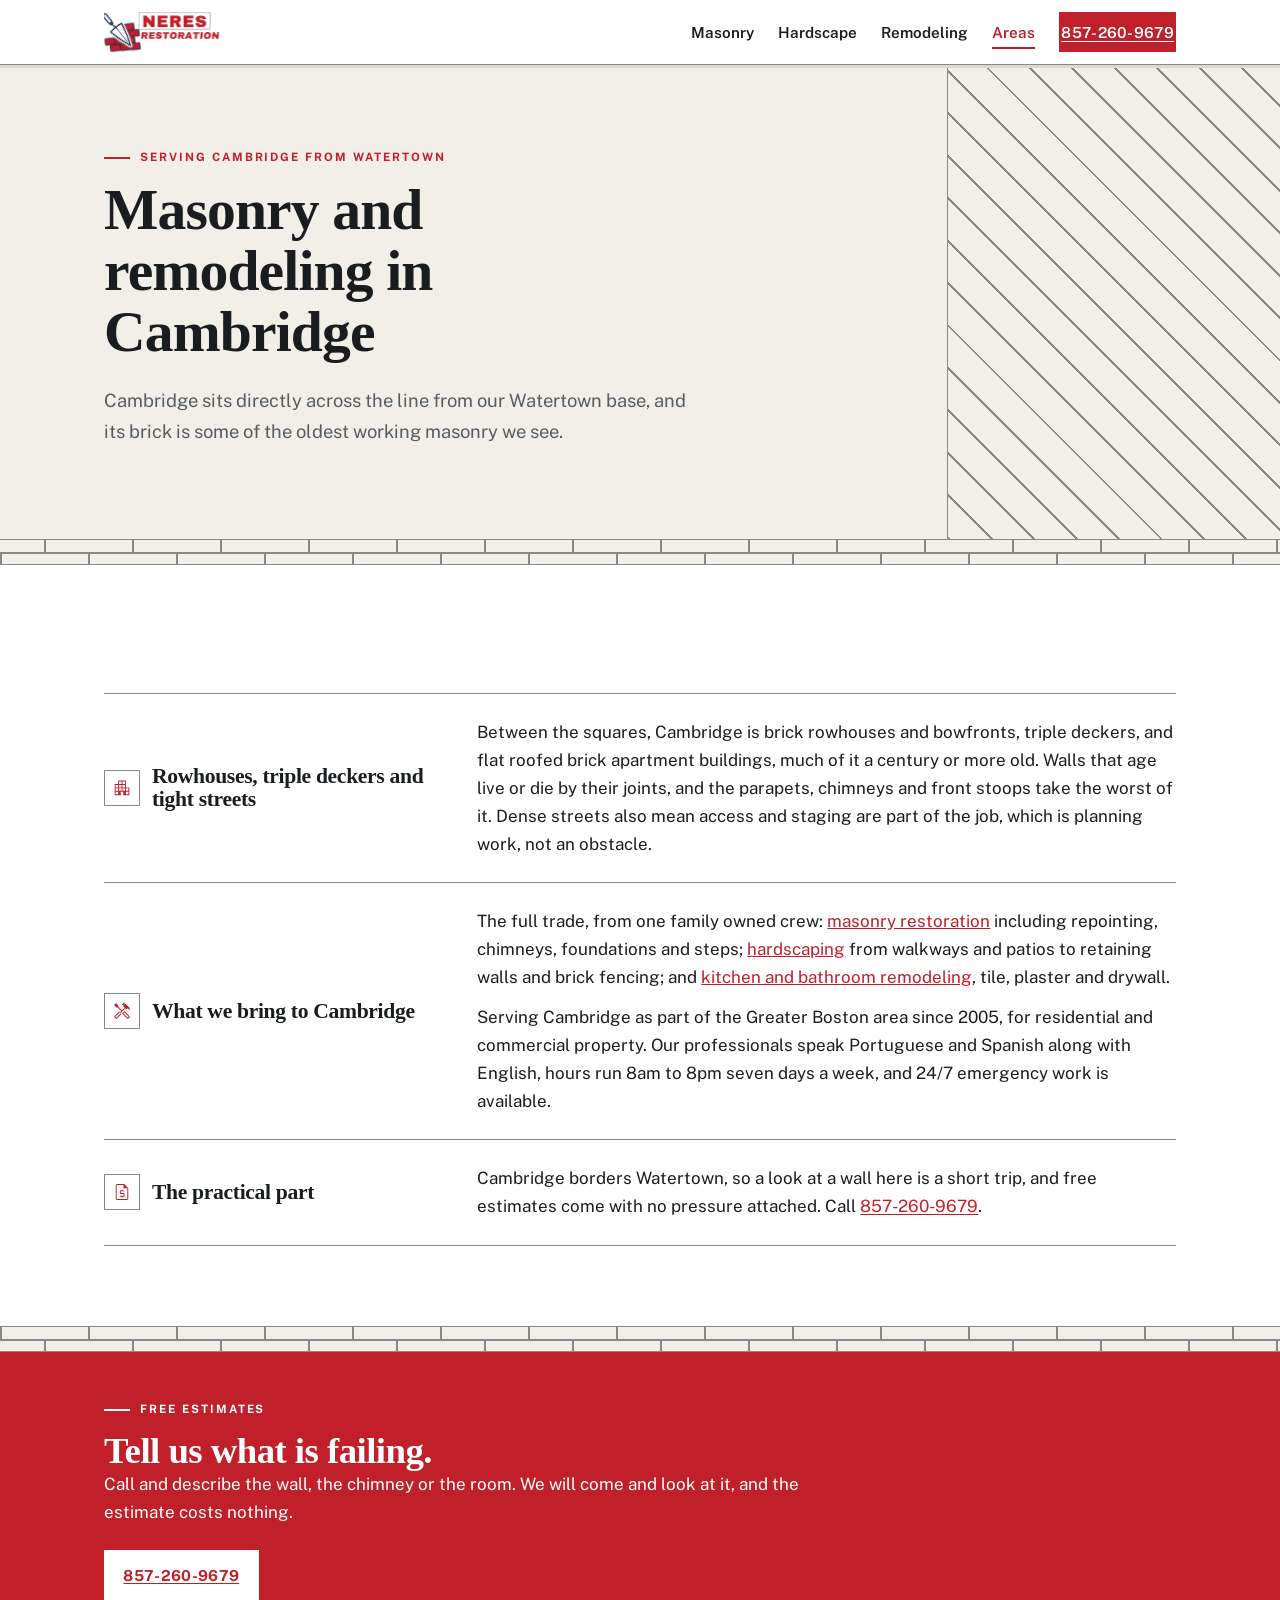
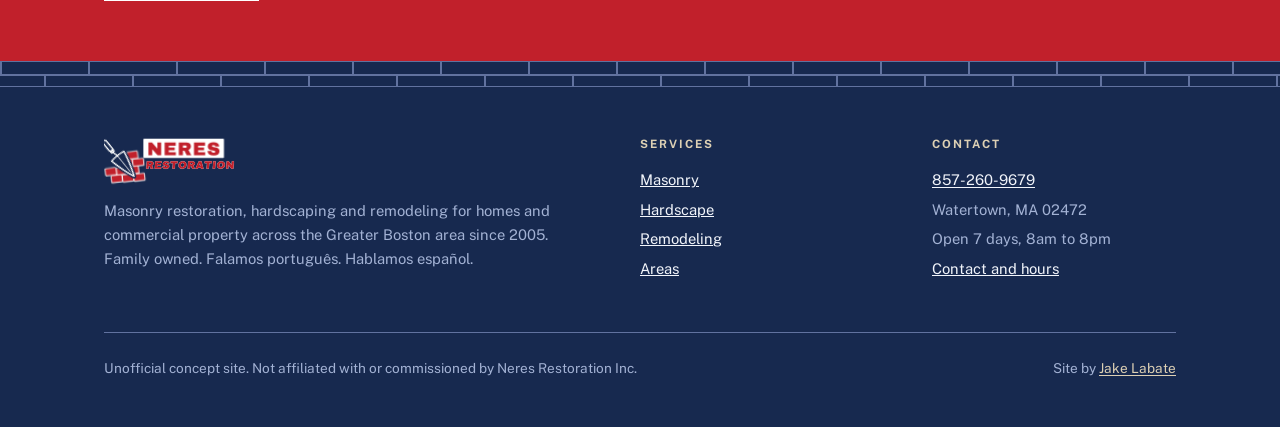
<file: cambridge.html>
<!DOCTYPE html>
<html lang="en">
<head>
<meta charset="utf-8">
<meta name="viewport" content="width=device-width, initial-scale=1">
<meta name="robots" content="noindex, nofollow">
<title>Masonry in Cambridge, MA | Neres Restoration</title>
<meta name="description" content="Brick repointing, chimney repair, steps and remodeling in Cambridge, MA from Neres Restoration, the family owned contractor based next door in Watertown.">
<link rel="canonical" href="https://jakelabate.github.io/neres-restoration/cambridge.html">
<meta property="og:type" content="website">
<meta property="og:site_name" content="Neres Restoration">
<meta property="og:locale" content="en_US">
<meta property="og:title" content="Masonry in Cambridge, MA | Neres Restoration">
<meta property="og:description" content="Brick repointing, chimney repair, steps and remodeling in Cambridge, MA from Neres Restoration, the family owned contractor based next door in Watertown.">
<meta property="og:url" content="https://jakelabate.github.io/neres-restoration/cambridge.html">
<meta property="og:image" content="https://jakelabate.github.io/neres-restoration/img/og/cambridge.png">
<meta property="og:image:width" content="1200">
<meta property="og:image:height" content="630">
<meta property="og:image:alt" content="Neres Restoration. Masonry in Cambridge, MA | Neres Restoration">
<meta name="twitter:card" content="summary_large_image">
<meta name="twitter:title" content="Masonry in Cambridge, MA | Neres Restoration">
<meta name="twitter:description" content="Brick repointing, chimney repair, steps and remodeling in Cambridge, MA from Neres Restoration, the family owned contractor based next door in Watertown.">
<meta name="twitter:image" content="https://jakelabate.github.io/neres-restoration/img/og/cambridge.png">
<link rel="icon" href="favicon.ico" sizes="any">
<link rel="apple-touch-icon" href="apple-touch-icon.png">
<link rel="stylesheet" href="fonts/fonts.css">
<link rel="preload" as="font" type="font/woff2" href="fonts/zilla-slab-latin-700-normal.woff2" crossorigin>
<link rel="preload" as="font" type="font/woff2" href="fonts/public-sans-latin-400-normal.woff2" crossorigin>
<script>try{if(!matchMedia('(prefers-reduced-motion: reduce)').matches)document.documentElement.classList.add('js-anim')}catch(e){}</script>
<style>
*,*::before,*::after{box-sizing:border-box}
:root{--paper:#ffffff;--mortar:#f2efe8;--ink:#1a1d1f;--muted:#565d61;--line:#85898b;--brand:#c1202b;--brand-ink:#ffffff;--slate:#17294f;--slate-ink:#f2f5fb;--slate-muted:#a3b2d4;--slate-line:#61729f;--buff:#ddd0b4;--track:#ded8ce;
--s1:12px;--s2:24px;--s3:48px;--s4:80px;--nav-h:64px;
--display:'Zilla Slab','Zilla Slab Fallback',Georgia,serif;
--body:'Public Sans','Public Sans Fallback',Arial,sans-serif;
}
html{-webkit-text-size-adjust:100%}
body{margin:0;background:var(--paper);color:var(--ink);font-family:var(--body);
     font-size:1.0625rem;line-height:1.65;overflow-wrap:break-word}
.grid > *,[class*="grid"] > *{min-width:0}
img,svg,video,canvas,iframe{max-width:100%}
@media (max-width:700px){[class*="grid"]{grid-template-columns:1fr}}
a[href^="http"],code,.url{overflow-wrap:anywhere}
p,li,blockquote,figcaption,address{max-width:72ch}

h1,h2,h3{font-family:var(--display);font-weight:700;line-height:1.06;
         letter-spacing:-.015em;margin:0}
h1{font-size:clamp(2.15rem,5.4vw,3.6rem)}
h2{font-size:clamp(1.55rem,3.3vw,2.3rem)}
h3{font-size:1.2rem;font-weight:600;letter-spacing:-.005em}
p{margin:0 0 var(--s1)}
ul{margin:0;padding:0 0 0 1.1em}
a{color:var(--brand)}
a[href^="tel:"],a[href^="mailto:"]{text-decoration:underline;text-underline-offset:2px}
:focus-visible{outline:3px solid var(--brand);outline-offset:2px}

.wrap{max-width:1120px;margin:0 auto;padding:0 var(--s2)}
.eyebrow{font-family:var(--body);font-weight:700;font-size:.72rem;letter-spacing:.17em;
         text-transform:uppercase;color:var(--brand);margin:0 0 var(--s1)}
.eyebrow::before{content:"";display:inline-block;width:26px;height:2px;background:var(--brand);
                 vertical-align:middle;margin-right:10px}
.dark .eyebrow::before,.cta .eyebrow::before{background:var(--buff)}
.cta .eyebrow::before{background:var(--brand-ink)}
.hero .eyebrow::before{display:none}
.mi{width:1em;height:1em;fill:currentColor;flex:none;display:inline-block}
.chip{display:inline-grid;place-items:center;width:36px;height:36px;flex:none;
      border:1px solid var(--line);background:var(--paper);color:var(--brand);font-size:20px}
.dark .chip{border-color:var(--slate-line);background:var(--slate);color:var(--buff)}
.lede{font-size:1.15rem;color:var(--muted);max-width:60ch}
.skip{position:absolute;left:-9999px}
.skip:focus{position:static;display:inline-block;padding:var(--s1);background:var(--brand);color:var(--brand-ink)}

/* ------------------------------------------------------------------ nav */
.site-nav{position:sticky;top:0;z-index:60;background:var(--paper);
          border-bottom:1px solid var(--line);transition:box-shadow .18s ease}
.site-nav.is-stuck{box-shadow:0 6px 18px rgba(0,0,0,.07)}
.site-nav .row{display:flex;align-items:center;justify-content:space-between;
               gap:var(--s2);min-height:var(--nav-h)}
.brand{display:flex;align-items:center;text-decoration:none;color:var(--ink)}
.brand svg{height:46px;width:auto;display:block}
footer .f-lockup{margin-bottom:var(--s1)}
footer .f-lockup svg{height:52px}
.brand-mark{font-family:var(--display);font-weight:700;font-size:1.35rem;letter-spacing:.06em}
.brand-sub{font-family:var(--body);font-weight:600;font-size:.66rem;letter-spacing:.19em;
           text-transform:uppercase;color:var(--muted)}
.site-nav > .row > nav ul{display:flex;align-items:center;gap:var(--s2);
                          list-style:none;margin:0;padding:0}
.site-nav > .row > nav a{color:var(--ink);text-decoration:none;font-weight:600;
                         font-size:.95rem;padding:.4em 0;border-bottom:2px solid transparent}
.site-nav > .row > nav a:hover{border-bottom-color:var(--brand)}
.site-nav > .row > nav a[aria-current="page"]{border-bottom-color:var(--brand);color:var(--brand)}
.site-nav > .row > nav a.btn{color:var(--brand-ink);border-bottom:0;
                             text-decoration:underline;text-underline-offset:3px}
.site-nav > .row > nav a.btn:hover{border-bottom:0;background:var(--paper);color:var(--brand)}
.burger{display:none;flex-direction:column;justify-content:center;gap:5px;width:44px;height:44px;
        padding:0;background:none;border:1px solid var(--line);cursor:pointer}
.burger span{display:block;height:2px;width:22px;margin:0 auto;background:var(--ink)}
@media (max-width:820px){
  .burger{display:flex}
  .site-nav > .row > nav{display:none}
  .site-nav.is-open > .row > nav{display:block;position:absolute;left:0;right:0;top:var(--nav-h);
    background:var(--paper);border-bottom:1px solid var(--line);padding:var(--s1) var(--s2) var(--s2)}
  .site-nav.is-open > .row > nav ul{flex-direction:column;align-items:flex-start;gap:var(--s1)}
  .site-nav .row{position:relative}
}

.progress{position:sticky;top:var(--nav-h);z-index:59;height:3px;background:var(--track);overflow:hidden}
.progress > span{display:block;height:100%;background:var(--brand);
                 transform:scaleX(0);transform-origin:0 50%;will-change:transform;transition:none}

/* ------------------------------------------------------------------ buttons */
.btn{display:inline-block;font-family:var(--body);font-weight:700;font-size:.95rem;
     letter-spacing:.02em;padding:.72em 1.15em;background:var(--brand);color:var(--brand-ink);
     text-decoration:underline;text-underline-offset:3px;border:2px solid var(--brand)}
.btn:hover{background:var(--paper);color:var(--brand)}
.btn-ghost{background:transparent;color:var(--slate-ink);border-color:var(--slate-line);
           text-decoration:none}
.btn-ghost:hover{background:var(--slate-ink);color:var(--slate)}
.actions{display:flex;flex-wrap:wrap;gap:var(--s1);margin-top:var(--s2)}

/* ------------------------------------------------------------------ course bands */
.course{height:26px;background-color:var(--mortar);
  background-image:
    linear-gradient(to bottom,transparent 0 12px,var(--line) 12px 14px,transparent 14px 26px),
    repeating-linear-gradient(to right,var(--line) 0 2px,transparent 2px 88px),
    repeating-linear-gradient(to right,var(--line) 0 2px,transparent 2px 88px);
  background-size:100% 26px,88px 12px,88px 12px;
  background-position:0 0,0 0,44px 14px;background-repeat:repeat-x;
  border-top:1px solid var(--line);border-bottom:1px solid var(--line)}
.course--b{background-position:0 0,44px 0,0 14px}
.course--dark{background-color:var(--slate);
  background-image:
    linear-gradient(to bottom,transparent 0 12px,var(--slate-line) 12px 14px,transparent 14px 26px),
    repeating-linear-gradient(to right,var(--slate-line) 0 2px,transparent 2px 88px),
    repeating-linear-gradient(to right,var(--slate-line) 0 2px,transparent 2px 88px);
  border-color:var(--slate-line)}

/* -------------------------------------------------- hero wall + side panels */
.hero{position:relative;overflow:hidden}
.hero .wrap{position:relative;z-index:1}
.elevation{position:absolute;top:0;right:0;bottom:0;width:26%;pointer-events:none;
           display:flex;flex-direction:column;border-left:1px solid var(--slate-line)}
.brick{height:26px;flex:none;background-color:var(--slate);
       background-image:
         linear-gradient(to bottom,transparent 0 24px,var(--slate-line) 24px 26px),
         repeating-linear-gradient(to right,var(--slate-line) 0 2px,transparent 2px 64px);
       background-size:100% 26px,64px 26px}
.brick--b{background-position:0 0,32px 0}
.repoint{position:absolute;inset:0;display:flex;flex-direction:column;
         clip-path:polygon(46% 0,100% 0,100% 100%,62% 100%);
         animation:repoint 2s .4s ease-out both}
.repoint .brick{background-color:var(--slate);
  background-image:
    linear-gradient(to bottom,transparent 0 24px,var(--buff) 24px 26px),
    repeating-linear-gradient(to right,var(--buff) 0 2px,transparent 2px 64px)}
@keyframes repoint{
  from{clip-path:polygon(96% 0,100% 0,100% 100%,99% 100%)}
  to{clip-path:polygon(46% 0,100% 0,100% 100%,62% 100%)}}
@media (max-width:1080px){.elevation{display:none}}
@media (min-width:1081px){.hero .wrap{padding-right:calc(26% + var(--s3))}}

.panel{position:absolute;top:0;right:0;bottom:0;width:26%;pointer-events:none;
       border-left:1px solid var(--line);background-color:var(--mortar)}
.panel--bond{display:flex;flex-direction:column}
.panel--bond .brick{background-color:var(--mortar);
  background-image:
    linear-gradient(to bottom,transparent 0 24px,var(--line) 24px 26px),
    repeating-linear-gradient(to right,var(--line) 0 2px,transparent 2px 64px)}
.panel--pavers{background-image:
    repeating-linear-gradient(to bottom,var(--line) 0 2px,transparent 2px 96px),
    repeating-linear-gradient(to right,var(--line) 0 2px,transparent 2px 34px)}
.panel--survey{background-image:
    repeating-linear-gradient(45deg,var(--line) 0 2px,transparent 2px 30px)}
.panel--tile{background-image:
    repeating-linear-gradient(to bottom,var(--line) 0 2px,transparent 2px 72px),
    repeating-linear-gradient(to right,var(--line) 0 2px,transparent 2px 72px)}
.band{position:relative;overflow:hidden}
.band .wrap{position:relative;z-index:1}
@media (max-width:1080px){.panel{display:none}}
@media (min-width:1081px){.band .wrap{padding-right:calc(26% + var(--s3))}}

/* ------------------------------------------------------------------ sections */
section{padding:var(--s4) 0}
.compact{padding:var(--s3) 0}
.tinted{background:var(--mortar)}
.dark{background:var(--slate);color:var(--slate-ink)}
.dark h1,.dark h2,.dark h3{color:var(--slate-ink)}
.dark .eyebrow{color:var(--buff)}
.dark .lede,.dark .sub{color:var(--slate-muted)}
.dark a{color:var(--slate-ink)}

.hero .rule{display:block;width:64px;height:9px;background:var(--brand);margin:0 0 var(--s2)}
.hero h1{max-width:16ch}
.hero .lede{margin-top:var(--s2)}
.facts{list-style:none;padding:var(--s2) 0 0;margin:var(--s3) 0 0;display:grid;gap:var(--s1);
       grid-template-columns:repeat(4,1fr);border-top:1px solid var(--slate-line)}
.facts li{font-size:.9rem;color:var(--slate-muted);max-width:none}
.facts b{display:block;font-family:var(--display);font-weight:600;font-size:1.02rem;
         color:var(--slate-ink);letter-spacing:-.01em}
.facts .mi{color:var(--buff);width:1.05em;height:1.05em;vertical-align:-3px;margin-right:.45em}
@media (max-width:820px){.facts{grid-template-columns:repeat(2,1fr)}}

.head{max-width:60ch}
.head .lede{margin-top:var(--s2)}

.cardgrid{display:grid;gap:var(--s2);grid-template-columns:repeat(3,1fr);margin-top:var(--s3)}
.card{background:var(--paper);border:1px solid var(--line);border-top:7px solid var(--brand);
      padding:var(--s2);display:flex;flex-direction:column}
.card h3{margin-bottom:var(--s1)}
.card .chip{margin-bottom:var(--s1)}
.card .since{font-size:.85rem;color:var(--muted);margin-bottom:var(--s1)}
.card ul{list-style:none;padding:0;margin:0 0 var(--s2);font-size:.95rem;color:var(--muted)}
.card li{padding:.3em 0;border-bottom:1px solid var(--line)}
.card li:last-child{border-bottom:0}
.card .go{margin-top:auto;font-weight:700;font-size:.95rem;text-decoration:none;
          border-bottom:2px solid var(--brand);align-self:flex-start;padding-bottom:2px}
.go .mi{vertical-align:-3px;margin-left:.35em}
@media (max-width:900px){.cardgrid{grid-template-columns:1fr}}

.stack{margin-top:var(--s3);border-top:1px solid var(--line)}
.item{display:grid;grid-template-columns:1fr 2fr;gap:var(--s2);
      padding:var(--s2) 0;border-bottom:1px solid var(--line)}
.item h2{font-size:1.35rem;display:flex;align-items:center;gap:12px}
.item p:last-child{margin-bottom:0}
@media (max-width:820px){.item{grid-template-columns:1fr;gap:var(--s1)}}

.why{list-style:none;padding:0;margin:var(--s3) 0 0;display:grid;gap:var(--s2);
     grid-template-columns:repeat(3,1fr)}
.why li{max-width:none;border-left:4px solid var(--brand);padding-left:var(--s2)}
.why b{display:block;font-family:var(--display);font-weight:600;font-size:1.1rem}
.why .mi{color:var(--brand);width:1.05em;height:1.05em;vertical-align:-3px;margin-right:.45em}
.why span{font-size:.95rem;color:var(--muted)}
@media (max-width:820px){.why{grid-template-columns:1fr}}

/* ------------------------------------------------------------------ steps */
.steps{list-style:none;margin:var(--s3) 0 0;padding:0;display:grid;gap:var(--s2);
       grid-template-columns:repeat(4,1fr)}
.steps li{position:relative;max-width:none}
.steps li::before{content:"";position:absolute;top:18px;left:44px;
                  right:calc(-1 * var(--s2));height:1px;background:var(--line)}
.steps li:last-child::before{display:none}
.steps b{display:block;font-family:var(--display);font-weight:600;font-size:1.1rem;
         margin:.7em 0 .2em}
.steps span{font-size:.92rem;color:var(--muted)}
@media (max-width:820px){
  .steps{grid-template-columns:1fr 1fr}
  .steps li:nth-child(2)::before{display:none}
}
@media (max-width:520px){
  .steps{grid-template-columns:1fr}
  .steps li::before{display:none}
}

/* ------------------------------------------------------------------ diagram */
.diagram{margin-top:var(--s3);border:1px solid var(--line);background:var(--paper);
         padding:var(--s2)}
.diagram svg{display:block;height:auto;width:100%}
.diagram figcaption{font-size:.88rem;color:var(--muted);margin-top:var(--s1)}
.dg-brick{fill:var(--mortar);stroke:var(--ink);stroke-width:2}
.dg-old{fill:var(--paper);stroke:var(--line);stroke-width:2}
.dg-crack{stroke:var(--line);stroke-width:2;fill:none}
.dg-new{fill:var(--buff);stroke:var(--ink);stroke-width:2}
.dg-mem{fill:var(--brand);stroke:var(--ink);stroke-width:2}
.dg-lead{stroke:var(--muted);stroke-width:1.5;fill:none}
.dg-dim{stroke:var(--brand);stroke-width:2;fill:none}
.dg-label{font-family:var(--body);font-size:15px;fill:var(--ink)}
.dg-sub{font-family:var(--body);font-size:13px;fill:var(--muted)}
.dg-tag{font-family:var(--body);font-size:12px;font-weight:700;letter-spacing:.14em;
        fill:var(--brand)}
@media (max-width:700px){
  .dg-label,.dg-sub,.dg-tag,.dg-lead,.dg-dim{display:none}
  .diagram{padding:var(--s1)}
}

/* ------------------------------------------------------------------ faq */
.faq{margin-top:var(--s3);border-top:1px solid var(--line)}
.faq details{border-bottom:1px solid var(--line)}
.faq summary{display:flex;justify-content:space-between;align-items:center;gap:var(--s2);
             padding:var(--s2) 0;cursor:pointer;font-family:var(--display);font-weight:600;
             font-size:1.15rem;list-style:none}
.faq summary::-webkit-details-marker{display:none}
.faq summary::after{content:"+";flex:none;width:28px;height:28px;border:1px solid var(--line);
                    display:grid;place-items:center;font-family:var(--body);font-weight:400;
                    font-size:1.1rem;color:var(--brand);transition:transform .18s ease}
.faq details[open] summary::after{transform:rotate(45deg)}
.faq .a{padding:0 0 var(--s2);color:var(--muted);max-width:64ch}
.faq .a p{margin:0 0 var(--s1)}
.faq .a p:last-child{margin:0}

/* ------------------------------------------------------------------ reviews gap */
.gap{margin-top:var(--s3);border:1px dashed var(--line);padding:var(--s2);max-width:64ch}
.gap h3{margin-bottom:var(--s1)}
.gap p{color:var(--muted);margin:0 0 var(--s1)}
.gap p:last-child{margin:0}

/* ------------------------------------------------------------------ contact */
.contact{display:grid;grid-template-columns:1fr 1fr;gap:var(--s4);margin-top:var(--s3)}
.contact .mi{color:var(--buff);width:1.05em;height:1.05em;vertical-align:-3px;margin-right:.4em}
@media (max-width:820px){.contact{grid-template-columns:1fr;gap:var(--s3)}}
.bignum{font-family:var(--display);font-weight:700;font-size:clamp(1.9rem,4.6vw,2.9rem);
        letter-spacing:-.02em;display:inline-block;color:var(--slate-ink)}
table.hours{border-collapse:collapse;width:100%;max-width:420px;font-size:.95rem}
table.hours caption{text-align:left;padding-bottom:.5em}
table.hours th,table.hours td{text-align:left;padding:.45em .6em;
                              border-bottom:1px solid var(--slate-line);font-weight:400}
table.hours th{font-weight:600;color:var(--slate-ink)}
table.hours td{color:var(--slate-muted)}
.is-today th{box-shadow:inset 4px 0 0 var(--buff)}
.is-today th,.is-today td{color:var(--slate-ink);font-weight:600}
.today-tag{margin-left:.5em;font-size:.7rem;letter-spacing:.08em;text-transform:uppercase;
           color:var(--buff)}

.cta{background:var(--brand);color:var(--brand-ink)}
.cta h2{font-family:var(--display);color:var(--brand-ink)}
.cta p{color:var(--brand-ink)}
.cta a{color:var(--brand-ink)}
.cta .eyebrow{color:var(--brand-ink)}
.cta .btn{background:var(--paper);color:var(--brand);border-color:var(--paper)}
.cta .btn:hover{background:var(--brand);color:var(--brand-ink);border-color:var(--paper)}

footer{background:var(--slate);color:var(--slate-muted);padding:var(--s3) 0;font-size:.92rem}
footer .cols{display:grid;grid-template-columns:2fr 1fr 1fr;gap:var(--s3);margin-bottom:var(--s3)}
@media (max-width:820px){footer .cols{grid-template-columns:1fr;gap:var(--s2)}}
footer h4{font-family:var(--body);font-weight:700;font-size:.72rem;letter-spacing:.17em;
          text-transform:uppercase;color:var(--buff);margin:0 0 var(--s1)}
footer ul{list-style:none;padding:0}
footer li{padding:.18em 0}
footer a{color:var(--slate-ink)}
footer .brand-mark{color:var(--slate-ink)}
footer .brand-sub{color:var(--slate-muted)}
footer .legal{border-top:1px solid var(--slate-line);padding-top:var(--s2);
              display:flex;flex-wrap:wrap;gap:var(--s1) var(--s2);justify-content:space-between}
footer .legal p{margin:0;font-size:.85rem;color:var(--slate-muted)}
.credit a{color:var(--buff);text-decoration:underline;text-underline-offset:2px}

/* ------------------------------------------------------------------ reveals */
.js-anim .rv{opacity:0;transform:translateY(14px);
             transition:opacity .55s ease,transform .55s ease}
.js-anim .rv.in{opacity:1;transform:none}

@media (prefers-reduced-motion:reduce){*{animation:none!important;transition:none!important}}
</style>
<script type="application/ld+json">
{
  "@context": "https://schema.org",
  "@graph": [
    {
      "@type": "WebSite",
      "@id": "https://jakelabate.github.io/neres-restoration/#website",
      "url": "https://jakelabate.github.io/neres-restoration/",
      "name": "Neres Restoration",
      "inLanguage": "en",
      "publisher": {
        "@id": "https://jakelabate.github.io/neres-restoration/#org"
      }
    },
    {
      "@type": "WebPage",
      "@id": "https://jakelabate.github.io/neres-restoration/cambridge.html#webpage",
      "url": "https://jakelabate.github.io/neres-restoration/cambridge.html",
      "name": "Masonry in Cambridge, MA | Neres Restoration",
      "description": "Brick repointing, chimney repair, steps and remodeling in Cambridge, MA from Neres Restoration, the family owned contractor based next door in Watertown.",
      "isPartOf": {
        "@id": "https://jakelabate.github.io/neres-restoration/#website"
      },
      "about": {
        "@id": "https://jakelabate.github.io/neres-restoration/#org"
      },
      "primaryImageOfPage": "https://jakelabate.github.io/neres-restoration/img/og/cambridge.png",
      "breadcrumb": {
        "@id": "https://jakelabate.github.io/neres-restoration/cambridge.html#crumbs"
      }
    },
    {
      "@type": "GeneralContractor",
      "@id": "https://jakelabate.github.io/neres-restoration/#org",
      "name": "Neres Restoration Inc",
      "alternateName": "Neres Restoration",
      "url": "https://jakelabate.github.io/neres-restoration/",
      "description": "Family owned masonry and restoration contractor serving the Greater Boston area since 2005. Repointing and tuckpointing of brick, stone and block, chimneys, fireplaces, foundations, steps, stucco, gutters, patios, walkways, retaining walls, and kitchen and bathroom remodeling.",
      "telephone": "+1-857-260-9679",
      "foundingDate": "2005",
      "image": "https://jakelabate.github.io/neres-restoration/img/og/index.png",
      "logo": "https://jakelabate.github.io/neres-restoration/apple-touch-icon.png",
      "address": {
        "@type": "PostalAddress",
        "addressLocality": "Watertown",
        "addressRegion": "MA",
        "postalCode": "02472",
        "addressCountry": "US"
      },
      "areaServed": {
        "@type": "AdministrativeArea",
        "name": "Greater Boston, Massachusetts"
      },
      "knowsLanguage": [
        "en",
        "pt",
        "es"
      ],
      "paymentAccepted": "Cash, Credit Card",
      "contactPoint": {
        "@type": "ContactPoint",
        "telephone": "+1-857-260-9679",
        "contactType": "customer service",
        "availableLanguage": [
          "English",
          "Portuguese",
          "Spanish"
        ]
      },
      "openingHoursSpecification": [
        {
          "@type": "OpeningHoursSpecification",
          "dayOfWeek": [
            "Monday",
            "Tuesday",
            "Wednesday",
            "Thursday",
            "Friday",
            "Saturday",
            "Sunday"
          ],
          "opens": "08:00",
          "closes": "20:00"
        }
      ],
      "sameAs": [
        "https://www.neresrestoration.com/",
        "https://www.yelp.com/biz/neres-restoration-watertown",
        "https://www.networx.com/c.neres-restoration-corp",
        "https://www.thebluebook.com/iProView/1398089/neres-restoration-inc/subcontractors/"
      ]
    },
    {
      "@type": "BreadcrumbList",
      "@id": "https://jakelabate.github.io/neres-restoration/cambridge.html#crumbs",
      "itemListElement": [
        {
          "@type": "ListItem",
          "position": 1,
          "name": "Home",
          "item": "https://jakelabate.github.io/neres-restoration/"
        },
        {
          "@type": "ListItem",
          "position": 2,
          "name": "Areas",
          "item": "https://jakelabate.github.io/neres-restoration/areas.html"
        },
        {
          "@type": "ListItem",
          "position": 3,
          "name": "Cambridge",
          "item": "https://jakelabate.github.io/neres-restoration/cambridge.html"
        }
      ]
    },
    {
      "@type": "Service",
      "@id": "https://jakelabate.github.io/neres-restoration/cambridge.html#service",
      "name": "Masonry restoration and remodeling in Cambridge",
      "provider": {
        "@id": "https://jakelabate.github.io/neres-restoration/#org"
      },
      "serviceType": [
        "Masonry restoration",
        "Hardscaping",
        "Remodeling"
      ],
      "areaServed": {
        "@type": "City",
        "name": "Cambridge",
        "containedInPlace": {
          "@type": "State",
          "name": "Massachusetts"
        }
      }
    }
  ]
}
</script>
</head>
<body>
<a class="skip" href="#main">Skip to content</a>
<header class="site-nav" data-nav>
  <div class="wrap row">
    <a class="brand" href="index.html" aria-label="Neres Restoration home">
      <svg xmlns="http://www.w3.org/2000/svg" viewBox="0 0 1150 420" role="img" aria-label="Neres Restoration"><g transform="translate(-8,28) scale(1.1) rotate(-4 170 180)"><mask id="tc17294f"><rect x="-40" y="-40" width="420" height="440" fill="#fff"/><g transform="translate(112,126) rotate(-35)" fill="#000" stroke="#000" stroke-width="32" stroke-linejoin="round" stroke-linecap="round"><path d="M-58 0 Q0 -12 58 0 Q36 106 0 190 Q-36 106 -58 0 Z"/><rect x="-21" y="-60" width="24" height="15" rx="6"/><rect x="-23.5" y="-152" width="29" height="95" rx="14.5"/><path d="M0 2 C0 -18 -9 -26 -9 -46" fill="none" stroke-width="46"/></g></mask><g mask="url(#tc17294f)"><g fill="var(--slate)" stroke="var(--slate)" stroke-width="13" stroke-linejoin="round"><rect x="222" y="268" width="74" height="46" rx="3" transform="rotate(-3 259.0 291.0)"/><rect x="139" y="268" width="74" height="46" rx="3" transform="rotate(-3 176.0 291.0)"/><rect x="56" y="268" width="74" height="46" rx="3" transform="rotate(-3 93.0 291.0)"/><rect x="182" y="213" width="74" height="46" rx="3" transform="rotate(-3 219.0 236.0)"/><rect x="99" y="213" width="74" height="46" rx="3" transform="rotate(-3 136.0 236.0)"/><rect x="16" y="213" width="74" height="46" rx="3" transform="rotate(-3 53.0 236.0)"/><rect x="222" y="158" width="74" height="46" rx="3" transform="rotate(-3 259.0 181.0)"/><rect x="139" y="158" width="74" height="46" rx="3" transform="rotate(-3 176.0 181.0)"/><rect x="182" y="103" width="74" height="46" rx="3" transform="rotate(-3 219.0 126.0)"/></g><g fill="var(--brand)"><rect x="222" y="268" width="74" height="46" rx="3" transform="rotate(-3 259.0 291.0)"/><rect x="139" y="268" width="74" height="46" rx="3" transform="rotate(-3 176.0 291.0)"/><rect x="56" y="268" width="74" height="46" rx="3" transform="rotate(-3 93.0 291.0)"/><rect x="182" y="213" width="74" height="46" rx="3" transform="rotate(-3 219.0 236.0)"/><rect x="99" y="213" width="74" height="46" rx="3" transform="rotate(-3 136.0 236.0)"/><rect x="16" y="213" width="74" height="46" rx="3" transform="rotate(-3 53.0 236.0)"/><rect x="222" y="158" width="74" height="46" rx="3" transform="rotate(-3 259.0 181.0)"/><rect x="139" y="158" width="74" height="46" rx="3" transform="rotate(-3 176.0 181.0)"/><rect x="182" y="103" width="74" height="46" rx="3" transform="rotate(-3 219.0 126.0)"/></g></g><g transform="translate(112,126) rotate(-35)" fill="none" stroke="var(--slate)" stroke-width="10" stroke-linejoin="round" stroke-linecap="round"><path d="M-58 0 Q0 -12 58 0 Q36 106 0 190 Q-36 106 -58 0 Z"/><path d="M0 2 C0 -18 -9 -26 -9 -46"/><rect x="-21" y="-60" width="24" height="15" rx="6"/><rect x="-23.5" y="-152" width="29" height="95" rx="14.5"/><path d="M0 10 L0 146" stroke-width="5"/></g></g><rect x="318" y="30" width="651" height="156" rx="6" fill="var(--paper)" stroke="var(--slate)" stroke-width="3"/><g transform="translate(348,164.0)"><g fill="var(--brand)"><path transform="translate(0.0,0) scale(0.15000,-0.15000)" d="M566 0 277 334V0H74V688H267L556 349V688H759V0Z"/><path transform="translate(130.9,0) scale(0.15000,-0.15000)" d="M74 688H669V523H295V428H615V270H295V165H676V0H74Z"/><path transform="translate(245.2,0) scale(0.15000,-0.15000)" d="M594 288 747 0H499L377 251H295V0H74V688H495Q569 688 621.5 659.5Q674 631 700.5 582.5Q727 534 727 477Q727 414 693.0 363.0Q659 312 594 288ZM440 531H295V404H440Q466 404 484.0 422.5Q502 441 502 468Q502 495 484.0 513.0Q466 531 440 531Z"/><path transform="translate(367.9,0) scale(0.15000,-0.15000)" d="M74 688H669V523H295V428H615V270H295V165H676V0H74Z"/><path transform="translate(482.2,0) scale(0.15000,-0.15000)" d="M667 488V476H460V480Q460 510 438.0 530.0Q416 550 371 550Q327 550 303.5 537.0Q280 524 280 505Q280 478 312.0 465.0Q344 452 415 438Q498 421 551.5 402.5Q605 384 645.0 342.0Q685 300 686 228Q686 106 603.5 47.0Q521 -12 383 -12Q222 -12 132.5 42.0Q43 96 43 233H252Q252 181 279.0 163.5Q306 146 363 146Q405 146 432.5 155.0Q460 164 460 192Q460 217 429.5 229.5Q399 242 330 256Q246 274 191.0 293.5Q136 313 95.0 358.0Q54 403 54 480Q54 593 141.5 646.5Q229 700 363 700Q495 700 580.0 646.5Q665 593 667 488Z"/></g></g><g transform="translate(334,272.0)"><g transform=" skewX(-5)"><g fill="var(--brand)"><path transform="translate(0.0,0) scale(0.08600,-0.08600)" d="M594 288 747 0H499L377 251H295V0H74V688H495Q569 688 621.5 659.5Q674 631 700.5 582.5Q727 534 727 477Q727 414 693.0 363.0Q659 312 594 288ZM440 531H295V404H440Q466 404 484.0 422.5Q502 441 502 468Q502 495 484.0 513.0Q466 531 440 531Z"/><path transform="translate(68.9,0) scale(0.08600,-0.08600)" d="M74 688H669V523H295V428H615V270H295V165H676V0H74Z"/><path transform="translate(133.0,0) scale(0.08600,-0.08600)" d="M667 488V476H460V480Q460 510 438.0 530.0Q416 550 371 550Q327 550 303.5 537.0Q280 524 280 505Q280 478 312.0 465.0Q344 452 415 438Q498 421 551.5 402.5Q605 384 645.0 342.0Q685 300 686 228Q686 106 603.5 47.0Q521 -12 383 -12Q222 -12 132.5 42.0Q43 96 43 233H252Q252 181 279.0 163.5Q306 146 363 146Q405 146 432.5 155.0Q460 164 460 192Q460 217 429.5 229.5Q399 242 330 256Q246 274 191.0 293.5Q136 313 95.0 358.0Q54 403 54 480Q54 593 141.5 646.5Q229 700 363 700Q495 700 580.0 646.5Q665 593 667 488Z"/><path transform="translate(197.1,0) scale(0.08600,-0.08600)" d="M470 512V0H249V512H23V688H695V512Z"/><path transform="translate(261.2,0) scale(0.08600,-0.08600)" d="M788 344Q788 170 691.0 79.0Q594 -12 416 -12Q238 -12 141.5 78.5Q45 169 45 344Q45 519 141.5 609.5Q238 700 416 700Q594 700 691.0 609.0Q788 518 788 344ZM271 376V312Q271 239 308.0 196.0Q345 153 416 153Q487 153 524.5 196.0Q562 239 562 312V376Q562 449 524.5 492.0Q487 535 416 535Q345 535 308.0 492.0Q271 449 271 376Z"/><path transform="translate(334.8,0) scale(0.08600,-0.08600)" d="M594 288 747 0H499L377 251H295V0H74V688H495Q569 688 621.5 659.5Q674 631 700.5 582.5Q727 534 727 477Q727 414 693.0 363.0Q659 312 594 288ZM440 531H295V404H440Q466 404 484.0 422.5Q502 441 502 468Q502 495 484.0 513.0Q466 531 440 531Z"/><path transform="translate(403.7,0) scale(0.08600,-0.08600)" d="M535 0 506 97H265L236 0H10L261 688H518L769 0ZM311 251H460L388 496H384Z"/><path transform="translate(472.6,0) scale(0.08600,-0.08600)" d="M470 512V0H249V512H23V688H695V512Z"/><path transform="translate(536.7,0) scale(0.08600,-0.08600)" d="M84 0V688H305V0Z"/><path transform="translate(572.2,0) scale(0.08600,-0.08600)" d="M788 344Q788 170 691.0 79.0Q594 -12 416 -12Q238 -12 141.5 78.5Q45 169 45 344Q45 519 141.5 609.5Q238 700 416 700Q594 700 691.0 609.0Q788 518 788 344ZM271 376V312Q271 239 308.0 196.0Q345 153 416 153Q487 153 524.5 196.0Q562 239 562 312V376Q562 449 524.5 492.0Q487 535 416 535Q345 535 308.0 492.0Q271 449 271 376Z"/><path transform="translate(645.8,0) scale(0.08600,-0.08600)" d="M566 0 277 334V0H74V688H267L556 349V688H759V0Z"/></g></g></g></svg>
    </a>
    <button class="burger" data-menu-toggle aria-expanded="false" aria-controls="menu"
            aria-label="Menu"><span></span><span></span><span></span></button>
    <nav id="menu" data-menu aria-label="Primary"><ul><li><a href="masonry.html">Masonry</a></li><li><a href="hardscaping.html">Hardscape</a></li><li><a href="remodeling.html">Remodeling</a></li><li><a href="areas.html" aria-current="page">Areas</a></li><li><a class="btn" href="tel:+18572609679">857-260-9679</a></li></ul></nav>
  </div>
</header>
<div class="progress" data-progress role="progressbar" aria-label="Page scroll progress"
     aria-valuemin="0" aria-valuemax="100"><span></span></div>
<main id="main">
<section class="tinted band">
  <div class="panel panel--survey" data-bleed aria-hidden="true"></div>
  <div class="wrap">
    <div class="head">
      <p class="eyebrow">Serving Cambridge from Watertown</p>
      <h1>Masonry and remodeling in Cambridge</h1>
      <p class="lede">Cambridge sits directly across the line from our Watertown base, and its brick is some of the oldest working masonry we see.</p>
    </div>
  </div>
</section>
<div class="course course--b" data-bleed></div>
<section>
  <div class="wrap">
    <div class="stack">
      <div class="item rv">
        <h2><span class="chip"><svg class="mi" viewBox="0 -960 960 960" aria-hidden="true" focusable="false"><path d="M130-136.92v-536.54h163.85v-163.46h372.69v327.3H830v372.7H539.54v-163.85H420.46v163.85H130Zm45.38-45.39h118.47v-118.46H175.38v118.46Zm0-163.84h118.47v-118.08H175.38v118.08Zm0-163.47h118.47v-118.46H175.38v118.46Zm163.85 163.47h118.08v-118.08H339.23v118.08Zm0-163.47h118.08v-118.46H339.23v118.46Zm0-163.84h118.08v-118.08H339.23v118.08Zm163.46 327.31h118.46v-118.08H502.69v118.08Zm0-163.47h118.46v-118.46H502.69v118.46Zm0-163.84h118.46v-118.08H502.69v118.08Zm163.85 491.15h118.08v-118.46H666.54v118.46Zm0-163.84h118.08v-118.08H666.54v118.08Z"/></svg></span><span>Rowhouses, triple deckers and tight streets</span></h2>
        <div><p>Between the squares, Cambridge is brick rowhouses and bowfronts, triple deckers, and flat roofed brick apartment buildings, much of it a century or more old. Walls that age live or die by their joints, and the parapets, chimneys and front stoops take the worst of it. Dense streets also mean access and staging are part of the job, which is planning work, not an obstacle.</p></div>
      </div>
      <div class="item rv">
        <h2><span class="chip"><svg class="mi" viewBox="0 -960 960 960" aria-hidden="true" focusable="false"><path d="M742.81-102.39q-4.81-2-9.43-6.61l-229.3-229.31q-4.62-4.61-6.81-9.42-2.19-4.81-2.19-10.62 0-5.8 2.19-10.61t6.81-9.43l75.77-75.76q4.61-4.62 9.42-6.81 4.81-2.19 10.61-2.19 5.81 0 10.62 2.19t9.81 6.81l229.3 229.3q4.62 4.62 6.62 9.43 2 4.8 2 10.8 0 6-2 10.81-2 4.81-6.62 9.42L773.85-109q-4.62 4.61-9.43 6.61t-10.81 2q-6 0-10.8-2Zm10.8-49.61 52.62-52.62-206.54-206.54-52.61 52.62L753.61-152Zm-559.34 49.61q-5.12-2-9.73-6.61l-75.15-74.77q-4.62-4.62-6.62-9.73-2-5.12-2-11.12 0-6 2-11t6.62-9.61l218.46-218.46h84.23L447.39-479 272.77-653.62h-57L101.92-767.46l89-89 113.85 113.85v57L479.38-511l128.47-128.46L532-715.31l50.61-50.61H480.77l-14.92-14.54 117.61-117.62L598-883.54v102.23l50.61-50.61 170.16 169.38q14.23 13.85 21.96 32.39t7.73 39q0 16.15-4.96 31.77-4.96 15.61-13.89 28.69l-83.46-83.46-56.38 56.38-49.69-49.69-196.39 196.38v84.39L225.62-109q-4.62 4.61-9.43 6.61-4.8 2-10.8 2-6 0-11.12-2Zm11.12-49.99 205.38-205.39v-52.62h-52.62L152.77-205l52.62 52.62Zm0 0L152.77-205l26.62 26 26 26.62Zm548.22.38 52.62-52.62L753.61-152Z"/></svg></span><span>What we bring to Cambridge</span></h2>
        <div>
          <p>The full trade, from one family owned crew:
             <a href="masonry.html">masonry restoration</a> including repointing,
             chimneys, foundations and steps;
             <a href="hardscaping.html">hardscaping</a> from walkways and patios to
             retaining walls and brick fencing; and
             <a href="remodeling.html">kitchen and bathroom remodeling</a>, tile,
             plaster and drywall.</p>
          <p>Serving Cambridge as part of the Greater Boston area since 2005, for
             residential and commercial property. Our professionals speak Portuguese
             and Spanish along with English, hours run 8am to 8pm seven days a week,
             and 24/7 emergency work is available.</p>
        </div>
      </div>
      <div class="item rv">
        <h2><span class="chip"><svg class="mi" viewBox="0 -960 960 960" aria-hidden="true" focusable="false"><path d="M464.23-215.62h45.39v-40h64.61q9.66 0 16.18-6.51 6.51-6.51 6.51-16.18v-127.31q0-9.66-6.51-16.17-6.52-6.52-16.18-6.52H422.31v-81.92h174.61v-45.38h-87.3v-40h-45.39v40h-64.61q-9.67 0-16.18 6.51-6.52 6.51-6.52 16.18v127.3q0 9.67 6.52 16.18 6.51 6.52 16.18 6.52h151.92V-301H376.92v45.38h87.31v40ZM237.69-100q-23.53 0-40.61-17.08T180-157.69v-644.62q0-23.53 17.08-40.61T237.69-860h347.54L780-665.23v507.54q0 23.53-17.08 40.61T722.31-100H237.69Zm310.23-559.85v-154.76H237.69q-4.61 0-8.46 3.84-3.84 3.85-3.84 8.46v644.62q0 4.61 3.84 8.46 3.85 3.84 8.46 3.84h484.62q4.61 0 8.46-3.84 3.84-3.85 3.84-8.46v-502.16H547.92ZM225.39-814.61v154.76-154.76 669.22-669.22Z"/></svg></span><span>The practical part</span></h2>
        <div><p>Cambridge borders Watertown, so a look at a wall here is a short trip, and free estimates come with no pressure attached. Call <a href="tel:+18572609679">857-260-9679</a>.</p></div>
      </div>
    </div>
  </div>
</section>
<div class="course" data-bleed></div>
<section class="cta compact">
  <div class="wrap">
    <p class="eyebrow">Free estimates</p>
    <h2>Tell us what is failing.</h2>
    <p>Call and describe the wall, the chimney or the room. We will come and look at it,
       and the estimate costs nothing.</p>
    <p class="actions"><a class="btn" href="tel:+18572609679">857-260-9679</a></p>
  </div>
</section>
</main>
<div class="course course--dark" data-bleed></div>
<footer>
  <div class="wrap">
    <div class="cols">
      <div>
        <div class="brand f-lockup"><svg xmlns="http://www.w3.org/2000/svg" viewBox="0 0 1150 420" role="img" aria-label="Neres Restoration"><g transform="translate(-8,28) scale(1.1) rotate(-4 170 180)"><mask id="tcffffff"><rect x="-40" y="-40" width="420" height="440" fill="#fff"/><g transform="translate(112,126) rotate(-35)" fill="#000" stroke="#000" stroke-width="32" stroke-linejoin="round" stroke-linecap="round"><path d="M-58 0 Q0 -12 58 0 Q36 106 0 190 Q-36 106 -58 0 Z"/><rect x="-21" y="-60" width="24" height="15" rx="6"/><rect x="-23.5" y="-152" width="29" height="95" rx="14.5"/><path d="M0 2 C0 -18 -9 -26 -9 -46" fill="none" stroke-width="46"/></g></mask><g mask="url(#tcffffff)"><g fill="var(--paper)" stroke="var(--paper)" stroke-width="13" stroke-linejoin="round"><rect x="222" y="268" width="74" height="46" rx="3" transform="rotate(-3 259.0 291.0)"/><rect x="139" y="268" width="74" height="46" rx="3" transform="rotate(-3 176.0 291.0)"/><rect x="56" y="268" width="74" height="46" rx="3" transform="rotate(-3 93.0 291.0)"/><rect x="182" y="213" width="74" height="46" rx="3" transform="rotate(-3 219.0 236.0)"/><rect x="99" y="213" width="74" height="46" rx="3" transform="rotate(-3 136.0 236.0)"/><rect x="16" y="213" width="74" height="46" rx="3" transform="rotate(-3 53.0 236.0)"/><rect x="222" y="158" width="74" height="46" rx="3" transform="rotate(-3 259.0 181.0)"/><rect x="139" y="158" width="74" height="46" rx="3" transform="rotate(-3 176.0 181.0)"/><rect x="182" y="103" width="74" height="46" rx="3" transform="rotate(-3 219.0 126.0)"/></g><g fill="var(--brand)"><rect x="222" y="268" width="74" height="46" rx="3" transform="rotate(-3 259.0 291.0)"/><rect x="139" y="268" width="74" height="46" rx="3" transform="rotate(-3 176.0 291.0)"/><rect x="56" y="268" width="74" height="46" rx="3" transform="rotate(-3 93.0 291.0)"/><rect x="182" y="213" width="74" height="46" rx="3" transform="rotate(-3 219.0 236.0)"/><rect x="99" y="213" width="74" height="46" rx="3" transform="rotate(-3 136.0 236.0)"/><rect x="16" y="213" width="74" height="46" rx="3" transform="rotate(-3 53.0 236.0)"/><rect x="222" y="158" width="74" height="46" rx="3" transform="rotate(-3 259.0 181.0)"/><rect x="139" y="158" width="74" height="46" rx="3" transform="rotate(-3 176.0 181.0)"/><rect x="182" y="103" width="74" height="46" rx="3" transform="rotate(-3 219.0 126.0)"/></g></g><g transform="translate(112,126) rotate(-35)" fill="none" stroke="var(--paper)" stroke-width="10" stroke-linejoin="round" stroke-linecap="round"><path d="M-58 0 Q0 -12 58 0 Q36 106 0 190 Q-36 106 -58 0 Z"/><path d="M0 2 C0 -18 -9 -26 -9 -46"/><rect x="-21" y="-60" width="24" height="15" rx="6"/><rect x="-23.5" y="-152" width="29" height="95" rx="14.5"/><path d="M0 10 L0 146" stroke-width="5"/></g></g><rect x="318" y="30" width="651" height="156" rx="6" fill="var(--paper)"/><g transform="translate(348,164.0)"><g fill="var(--brand)"><path transform="translate(0.0,0) scale(0.15000,-0.15000)" d="M566 0 277 334V0H74V688H267L556 349V688H759V0Z"/><path transform="translate(130.9,0) scale(0.15000,-0.15000)" d="M74 688H669V523H295V428H615V270H295V165H676V0H74Z"/><path transform="translate(245.2,0) scale(0.15000,-0.15000)" d="M594 288 747 0H499L377 251H295V0H74V688H495Q569 688 621.5 659.5Q674 631 700.5 582.5Q727 534 727 477Q727 414 693.0 363.0Q659 312 594 288ZM440 531H295V404H440Q466 404 484.0 422.5Q502 441 502 468Q502 495 484.0 513.0Q466 531 440 531Z"/><path transform="translate(367.9,0) scale(0.15000,-0.15000)" d="M74 688H669V523H295V428H615V270H295V165H676V0H74Z"/><path transform="translate(482.2,0) scale(0.15000,-0.15000)" d="M667 488V476H460V480Q460 510 438.0 530.0Q416 550 371 550Q327 550 303.5 537.0Q280 524 280 505Q280 478 312.0 465.0Q344 452 415 438Q498 421 551.5 402.5Q605 384 645.0 342.0Q685 300 686 228Q686 106 603.5 47.0Q521 -12 383 -12Q222 -12 132.5 42.0Q43 96 43 233H252Q252 181 279.0 163.5Q306 146 363 146Q405 146 432.5 155.0Q460 164 460 192Q460 217 429.5 229.5Q399 242 330 256Q246 274 191.0 293.5Q136 313 95.0 358.0Q54 403 54 480Q54 593 141.5 646.5Q229 700 363 700Q495 700 580.0 646.5Q665 593 667 488Z"/></g></g><g transform="translate(334,272.0)"><g transform=" skewX(-5)"><g fill="var(--paper)" stroke="var(--paper)" stroke-width="10" stroke-linejoin="round"><path transform="translate(0.0,0) scale(0.08600,-0.08600)" d="M594 288 747 0H499L377 251H295V0H74V688H495Q569 688 621.5 659.5Q674 631 700.5 582.5Q727 534 727 477Q727 414 693.0 363.0Q659 312 594 288ZM440 531H295V404H440Q466 404 484.0 422.5Q502 441 502 468Q502 495 484.0 513.0Q466 531 440 531Z"/><path transform="translate(68.9,0) scale(0.08600,-0.08600)" d="M74 688H669V523H295V428H615V270H295V165H676V0H74Z"/><path transform="translate(133.0,0) scale(0.08600,-0.08600)" d="M667 488V476H460V480Q460 510 438.0 530.0Q416 550 371 550Q327 550 303.5 537.0Q280 524 280 505Q280 478 312.0 465.0Q344 452 415 438Q498 421 551.5 402.5Q605 384 645.0 342.0Q685 300 686 228Q686 106 603.5 47.0Q521 -12 383 -12Q222 -12 132.5 42.0Q43 96 43 233H252Q252 181 279.0 163.5Q306 146 363 146Q405 146 432.5 155.0Q460 164 460 192Q460 217 429.5 229.5Q399 242 330 256Q246 274 191.0 293.5Q136 313 95.0 358.0Q54 403 54 480Q54 593 141.5 646.5Q229 700 363 700Q495 700 580.0 646.5Q665 593 667 488Z"/><path transform="translate(197.1,0) scale(0.08600,-0.08600)" d="M470 512V0H249V512H23V688H695V512Z"/><path transform="translate(261.2,0) scale(0.08600,-0.08600)" d="M788 344Q788 170 691.0 79.0Q594 -12 416 -12Q238 -12 141.5 78.5Q45 169 45 344Q45 519 141.5 609.5Q238 700 416 700Q594 700 691.0 609.0Q788 518 788 344ZM271 376V312Q271 239 308.0 196.0Q345 153 416 153Q487 153 524.5 196.0Q562 239 562 312V376Q562 449 524.5 492.0Q487 535 416 535Q345 535 308.0 492.0Q271 449 271 376Z"/><path transform="translate(334.8,0) scale(0.08600,-0.08600)" d="M594 288 747 0H499L377 251H295V0H74V688H495Q569 688 621.5 659.5Q674 631 700.5 582.5Q727 534 727 477Q727 414 693.0 363.0Q659 312 594 288ZM440 531H295V404H440Q466 404 484.0 422.5Q502 441 502 468Q502 495 484.0 513.0Q466 531 440 531Z"/><path transform="translate(403.7,0) scale(0.08600,-0.08600)" d="M535 0 506 97H265L236 0H10L261 688H518L769 0ZM311 251H460L388 496H384Z"/><path transform="translate(472.6,0) scale(0.08600,-0.08600)" d="M470 512V0H249V512H23V688H695V512Z"/><path transform="translate(536.7,0) scale(0.08600,-0.08600)" d="M84 0V688H305V0Z"/><path transform="translate(572.2,0) scale(0.08600,-0.08600)" d="M788 344Q788 170 691.0 79.0Q594 -12 416 -12Q238 -12 141.5 78.5Q45 169 45 344Q45 519 141.5 609.5Q238 700 416 700Q594 700 691.0 609.0Q788 518 788 344ZM271 376V312Q271 239 308.0 196.0Q345 153 416 153Q487 153 524.5 196.0Q562 239 562 312V376Q562 449 524.5 492.0Q487 535 416 535Q345 535 308.0 492.0Q271 449 271 376Z"/><path transform="translate(645.8,0) scale(0.08600,-0.08600)" d="M566 0 277 334V0H74V688H267L556 349V688H759V0Z"/></g><g fill="var(--brand)"><path transform="translate(0.0,0) scale(0.08600,-0.08600)" d="M594 288 747 0H499L377 251H295V0H74V688H495Q569 688 621.5 659.5Q674 631 700.5 582.5Q727 534 727 477Q727 414 693.0 363.0Q659 312 594 288ZM440 531H295V404H440Q466 404 484.0 422.5Q502 441 502 468Q502 495 484.0 513.0Q466 531 440 531Z"/><path transform="translate(68.9,0) scale(0.08600,-0.08600)" d="M74 688H669V523H295V428H615V270H295V165H676V0H74Z"/><path transform="translate(133.0,0) scale(0.08600,-0.08600)" d="M667 488V476H460V480Q460 510 438.0 530.0Q416 550 371 550Q327 550 303.5 537.0Q280 524 280 505Q280 478 312.0 465.0Q344 452 415 438Q498 421 551.5 402.5Q605 384 645.0 342.0Q685 300 686 228Q686 106 603.5 47.0Q521 -12 383 -12Q222 -12 132.5 42.0Q43 96 43 233H252Q252 181 279.0 163.5Q306 146 363 146Q405 146 432.5 155.0Q460 164 460 192Q460 217 429.5 229.5Q399 242 330 256Q246 274 191.0 293.5Q136 313 95.0 358.0Q54 403 54 480Q54 593 141.5 646.5Q229 700 363 700Q495 700 580.0 646.5Q665 593 667 488Z"/><path transform="translate(197.1,0) scale(0.08600,-0.08600)" d="M470 512V0H249V512H23V688H695V512Z"/><path transform="translate(261.2,0) scale(0.08600,-0.08600)" d="M788 344Q788 170 691.0 79.0Q594 -12 416 -12Q238 -12 141.5 78.5Q45 169 45 344Q45 519 141.5 609.5Q238 700 416 700Q594 700 691.0 609.0Q788 518 788 344ZM271 376V312Q271 239 308.0 196.0Q345 153 416 153Q487 153 524.5 196.0Q562 239 562 312V376Q562 449 524.5 492.0Q487 535 416 535Q345 535 308.0 492.0Q271 449 271 376Z"/><path transform="translate(334.8,0) scale(0.08600,-0.08600)" d="M594 288 747 0H499L377 251H295V0H74V688H495Q569 688 621.5 659.5Q674 631 700.5 582.5Q727 534 727 477Q727 414 693.0 363.0Q659 312 594 288ZM440 531H295V404H440Q466 404 484.0 422.5Q502 441 502 468Q502 495 484.0 513.0Q466 531 440 531Z"/><path transform="translate(403.7,0) scale(0.08600,-0.08600)" d="M535 0 506 97H265L236 0H10L261 688H518L769 0ZM311 251H460L388 496H384Z"/><path transform="translate(472.6,0) scale(0.08600,-0.08600)" d="M470 512V0H249V512H23V688H695V512Z"/><path transform="translate(536.7,0) scale(0.08600,-0.08600)" d="M84 0V688H305V0Z"/><path transform="translate(572.2,0) scale(0.08600,-0.08600)" d="M788 344Q788 170 691.0 79.0Q594 -12 416 -12Q238 -12 141.5 78.5Q45 169 45 344Q45 519 141.5 609.5Q238 700 416 700Q594 700 691.0 609.0Q788 518 788 344ZM271 376V312Q271 239 308.0 196.0Q345 153 416 153Q487 153 524.5 196.0Q562 239 562 312V376Q562 449 524.5 492.0Q487 535 416 535Q345 535 308.0 492.0Q271 449 271 376Z"/><path transform="translate(645.8,0) scale(0.08600,-0.08600)" d="M566 0 277 334V0H74V688H267L556 349V688H759V0Z"/></g></g></g></svg></div>
        <p>Masonry restoration, hardscaping and remodeling for homes and commercial
           property across the Greater Boston area since 2005. Family owned.
           <span lang="pt">Falamos portugu&ecirc;s.</span>
           <span lang="es">Hablamos espa&ntilde;ol.</span></p>
      </div>
      <div>
        <h4>Services</h4>
        <ul><li><a href="masonry.html">Masonry</a></li><li><a href="hardscaping.html">Hardscape</a></li><li><a href="remodeling.html">Remodeling</a></li><li><a href="areas.html">Areas</a></li></ul>
      </div>
      <div>
        <h4>Contact</h4>
        <ul>
          <li><a href="tel:+18572609679">857-260-9679</a></li>
          <li>Watertown, MA 02472</li>
          <li>Open 7 days, 8am to 8pm</li>
          <li><a href="index.html#contact">Contact and hours</a></li>
        </ul>
      </div>
    </div>
    <div class="legal">
      <p>Unofficial concept site. Not affiliated with or commissioned by Neres Restoration Inc.</p>
      <p class="credit">Site by <a href="https://www.jakelabate.com">Jake Labate</a></p>
    </div>
  </div>
</footer>
<script src="interactions.js" defer></script>
</body>
</html>
</file>
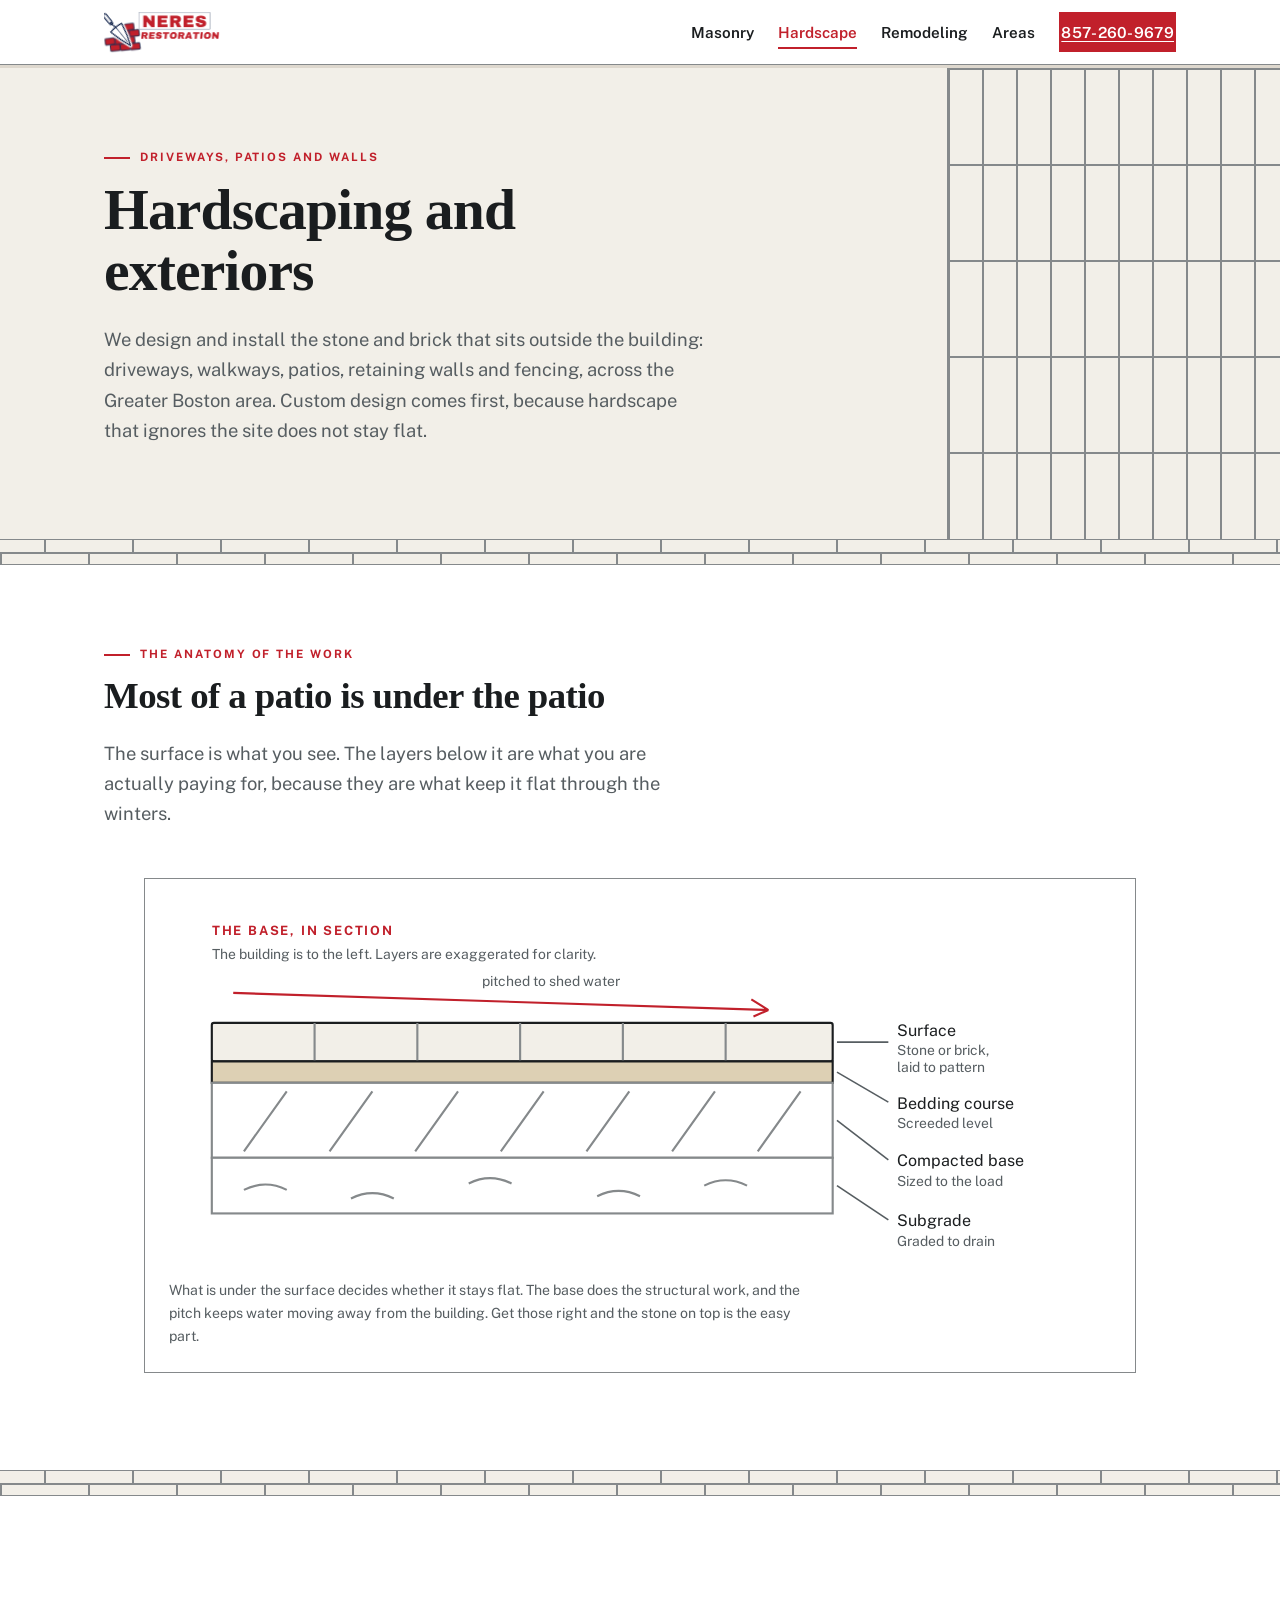
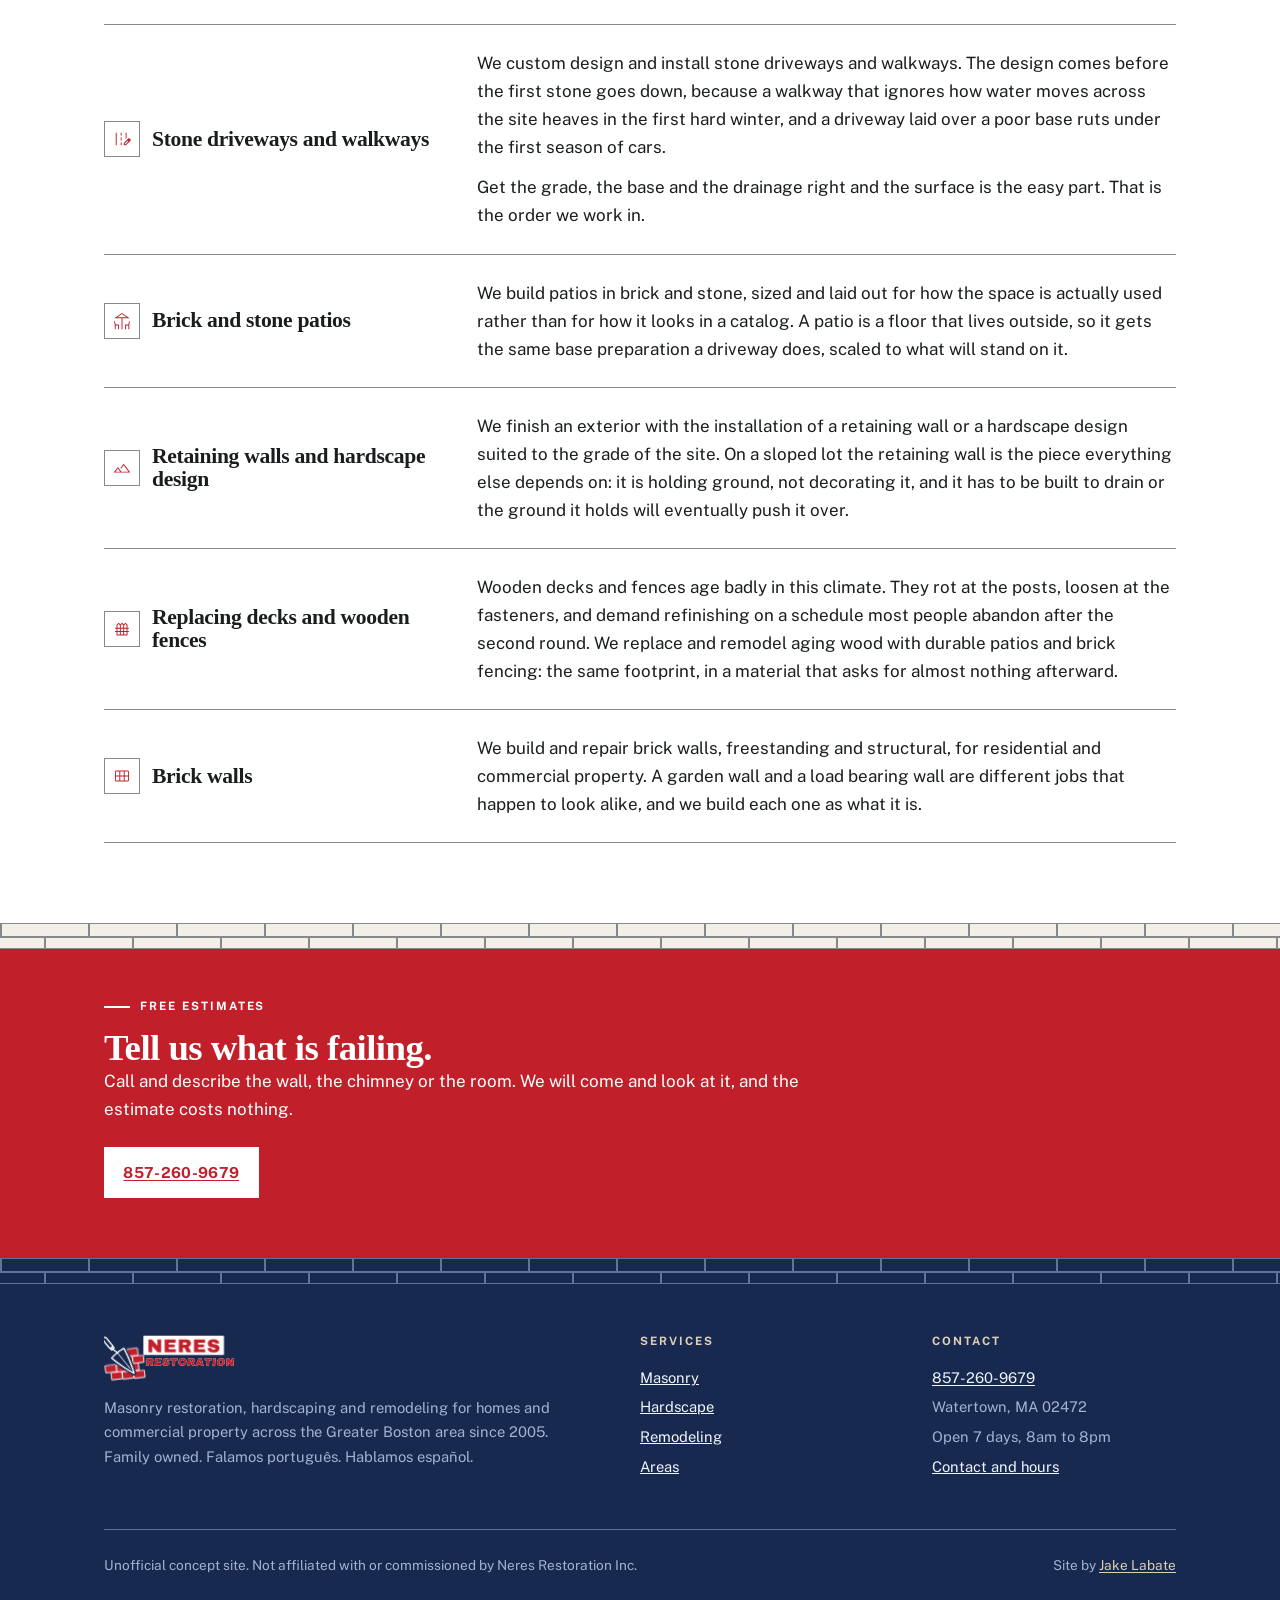
<file: hardscaping.html>
<!DOCTYPE html>
<html lang="en">
<head>
<meta charset="utf-8">
<meta name="viewport" content="width=device-width, initial-scale=1">
<meta name="robots" content="noindex, nofollow">
<title>Patios, Walkways and Retaining Walls | Neres Restoration</title>
<meta name="description" content="Stone driveways, walkways, brick and stone patios, retaining walls and brick fencing, designed and installed by Neres Restoration across Greater Boston.">
<link rel="canonical" href="https://jakelabate.github.io/neres-restoration/hardscaping.html">
<meta property="og:type" content="website">
<meta property="og:site_name" content="Neres Restoration">
<meta property="og:locale" content="en_US">
<meta property="og:title" content="Patios, Walkways and Retaining Walls | Neres Restoration">
<meta property="og:description" content="Stone driveways, walkways, brick and stone patios, retaining walls and brick fencing, designed and installed by Neres Restoration across Greater Boston.">
<meta property="og:url" content="https://jakelabate.github.io/neres-restoration/hardscaping.html">
<meta property="og:image" content="https://jakelabate.github.io/neres-restoration/img/og/hardscaping.png">
<meta property="og:image:width" content="1200">
<meta property="og:image:height" content="630">
<meta property="og:image:alt" content="Neres Restoration. Patios, Walkways and Retaining Walls | Neres Restoration">
<meta name="twitter:card" content="summary_large_image">
<meta name="twitter:title" content="Patios, Walkways and Retaining Walls | Neres Restoration">
<meta name="twitter:description" content="Stone driveways, walkways, brick and stone patios, retaining walls and brick fencing, designed and installed by Neres Restoration across Greater Boston.">
<meta name="twitter:image" content="https://jakelabate.github.io/neres-restoration/img/og/hardscaping.png">
<link rel="icon" href="favicon.ico" sizes="any">
<link rel="apple-touch-icon" href="apple-touch-icon.png">
<link rel="stylesheet" href="fonts/fonts.css">
<link rel="preload" as="font" type="font/woff2" href="fonts/zilla-slab-latin-700-normal.woff2" crossorigin>
<link rel="preload" as="font" type="font/woff2" href="fonts/public-sans-latin-400-normal.woff2" crossorigin>
<script>try{if(!matchMedia('(prefers-reduced-motion: reduce)').matches)document.documentElement.classList.add('js-anim')}catch(e){}</script>
<style>
*,*::before,*::after{box-sizing:border-box}
:root{--paper:#ffffff;--mortar:#f2efe8;--ink:#1a1d1f;--muted:#565d61;--line:#85898b;--brand:#c1202b;--brand-ink:#ffffff;--slate:#17294f;--slate-ink:#f2f5fb;--slate-muted:#a3b2d4;--slate-line:#61729f;--buff:#ddd0b4;--track:#ded8ce;
--s1:12px;--s2:24px;--s3:48px;--s4:80px;--nav-h:64px;
--display:'Zilla Slab','Zilla Slab Fallback',Georgia,serif;
--body:'Public Sans','Public Sans Fallback',Arial,sans-serif;
}
html{-webkit-text-size-adjust:100%}
body{margin:0;background:var(--paper);color:var(--ink);font-family:var(--body);
     font-size:1.0625rem;line-height:1.65;overflow-wrap:break-word}
.grid > *,[class*="grid"] > *{min-width:0}
img,svg,video,canvas,iframe{max-width:100%}
@media (max-width:700px){[class*="grid"]{grid-template-columns:1fr}}
a[href^="http"],code,.url{overflow-wrap:anywhere}
p,li,blockquote,figcaption,address{max-width:72ch}

h1,h2,h3{font-family:var(--display);font-weight:700;line-height:1.06;
         letter-spacing:-.015em;margin:0}
h1{font-size:clamp(2.15rem,5.4vw,3.6rem)}
h2{font-size:clamp(1.55rem,3.3vw,2.3rem)}
h3{font-size:1.2rem;font-weight:600;letter-spacing:-.005em}
p{margin:0 0 var(--s1)}
ul{margin:0;padding:0 0 0 1.1em}
a{color:var(--brand)}
a[href^="tel:"],a[href^="mailto:"]{text-decoration:underline;text-underline-offset:2px}
:focus-visible{outline:3px solid var(--brand);outline-offset:2px}

.wrap{max-width:1120px;margin:0 auto;padding:0 var(--s2)}
.eyebrow{font-family:var(--body);font-weight:700;font-size:.72rem;letter-spacing:.17em;
         text-transform:uppercase;color:var(--brand);margin:0 0 var(--s1)}
.eyebrow::before{content:"";display:inline-block;width:26px;height:2px;background:var(--brand);
                 vertical-align:middle;margin-right:10px}
.dark .eyebrow::before,.cta .eyebrow::before{background:var(--buff)}
.cta .eyebrow::before{background:var(--brand-ink)}
.hero .eyebrow::before{display:none}
.mi{width:1em;height:1em;fill:currentColor;flex:none;display:inline-block}
.chip{display:inline-grid;place-items:center;width:36px;height:36px;flex:none;
      border:1px solid var(--line);background:var(--paper);color:var(--brand);font-size:20px}
.dark .chip{border-color:var(--slate-line);background:var(--slate);color:var(--buff)}
.lede{font-size:1.15rem;color:var(--muted);max-width:60ch}
.skip{position:absolute;left:-9999px}
.skip:focus{position:static;display:inline-block;padding:var(--s1);background:var(--brand);color:var(--brand-ink)}

/* ------------------------------------------------------------------ nav */
.site-nav{position:sticky;top:0;z-index:60;background:var(--paper);
          border-bottom:1px solid var(--line);transition:box-shadow .18s ease}
.site-nav.is-stuck{box-shadow:0 6px 18px rgba(0,0,0,.07)}
.site-nav .row{display:flex;align-items:center;justify-content:space-between;
               gap:var(--s2);min-height:var(--nav-h)}
.brand{display:flex;align-items:center;text-decoration:none;color:var(--ink)}
.brand svg{height:46px;width:auto;display:block}
footer .f-lockup{margin-bottom:var(--s1)}
footer .f-lockup svg{height:52px}
.brand-mark{font-family:var(--display);font-weight:700;font-size:1.35rem;letter-spacing:.06em}
.brand-sub{font-family:var(--body);font-weight:600;font-size:.66rem;letter-spacing:.19em;
           text-transform:uppercase;color:var(--muted)}
.site-nav > .row > nav ul{display:flex;align-items:center;gap:var(--s2);
                          list-style:none;margin:0;padding:0}
.site-nav > .row > nav a{color:var(--ink);text-decoration:none;font-weight:600;
                         font-size:.95rem;padding:.4em 0;border-bottom:2px solid transparent}
.site-nav > .row > nav a:hover{border-bottom-color:var(--brand)}
.site-nav > .row > nav a[aria-current="page"]{border-bottom-color:var(--brand);color:var(--brand)}
.site-nav > .row > nav a.btn{color:var(--brand-ink);border-bottom:0;
                             text-decoration:underline;text-underline-offset:3px}
.site-nav > .row > nav a.btn:hover{border-bottom:0;background:var(--paper);color:var(--brand)}
.burger{display:none;flex-direction:column;justify-content:center;gap:5px;width:44px;height:44px;
        padding:0;background:none;border:1px solid var(--line);cursor:pointer}
.burger span{display:block;height:2px;width:22px;margin:0 auto;background:var(--ink)}
@media (max-width:820px){
  .burger{display:flex}
  .site-nav > .row > nav{display:none}
  .site-nav.is-open > .row > nav{display:block;position:absolute;left:0;right:0;top:var(--nav-h);
    background:var(--paper);border-bottom:1px solid var(--line);padding:var(--s1) var(--s2) var(--s2)}
  .site-nav.is-open > .row > nav ul{flex-direction:column;align-items:flex-start;gap:var(--s1)}
  .site-nav .row{position:relative}
}

.progress{position:sticky;top:var(--nav-h);z-index:59;height:3px;background:var(--track);overflow:hidden}
.progress > span{display:block;height:100%;background:var(--brand);
                 transform:scaleX(0);transform-origin:0 50%;will-change:transform;transition:none}

/* ------------------------------------------------------------------ buttons */
.btn{display:inline-block;font-family:var(--body);font-weight:700;font-size:.95rem;
     letter-spacing:.02em;padding:.72em 1.15em;background:var(--brand);color:var(--brand-ink);
     text-decoration:underline;text-underline-offset:3px;border:2px solid var(--brand)}
.btn:hover{background:var(--paper);color:var(--brand)}
.btn-ghost{background:transparent;color:var(--slate-ink);border-color:var(--slate-line);
           text-decoration:none}
.btn-ghost:hover{background:var(--slate-ink);color:var(--slate)}
.actions{display:flex;flex-wrap:wrap;gap:var(--s1);margin-top:var(--s2)}

/* ------------------------------------------------------------------ course bands */
.course{height:26px;background-color:var(--mortar);
  background-image:
    linear-gradient(to bottom,transparent 0 12px,var(--line) 12px 14px,transparent 14px 26px),
    repeating-linear-gradient(to right,var(--line) 0 2px,transparent 2px 88px),
    repeating-linear-gradient(to right,var(--line) 0 2px,transparent 2px 88px);
  background-size:100% 26px,88px 12px,88px 12px;
  background-position:0 0,0 0,44px 14px;background-repeat:repeat-x;
  border-top:1px solid var(--line);border-bottom:1px solid var(--line)}
.course--b{background-position:0 0,44px 0,0 14px}
.course--dark{background-color:var(--slate);
  background-image:
    linear-gradient(to bottom,transparent 0 12px,var(--slate-line) 12px 14px,transparent 14px 26px),
    repeating-linear-gradient(to right,var(--slate-line) 0 2px,transparent 2px 88px),
    repeating-linear-gradient(to right,var(--slate-line) 0 2px,transparent 2px 88px);
  border-color:var(--slate-line)}

/* -------------------------------------------------- hero wall + side panels */
.hero{position:relative;overflow:hidden}
.hero .wrap{position:relative;z-index:1}
.elevation{position:absolute;top:0;right:0;bottom:0;width:26%;pointer-events:none;
           display:flex;flex-direction:column;border-left:1px solid var(--slate-line)}
.brick{height:26px;flex:none;background-color:var(--slate);
       background-image:
         linear-gradient(to bottom,transparent 0 24px,var(--slate-line) 24px 26px),
         repeating-linear-gradient(to right,var(--slate-line) 0 2px,transparent 2px 64px);
       background-size:100% 26px,64px 26px}
.brick--b{background-position:0 0,32px 0}
.repoint{position:absolute;inset:0;display:flex;flex-direction:column;
         clip-path:polygon(46% 0,100% 0,100% 100%,62% 100%);
         animation:repoint 2s .4s ease-out both}
.repoint .brick{background-color:var(--slate);
  background-image:
    linear-gradient(to bottom,transparent 0 24px,var(--buff) 24px 26px),
    repeating-linear-gradient(to right,var(--buff) 0 2px,transparent 2px 64px)}
@keyframes repoint{
  from{clip-path:polygon(96% 0,100% 0,100% 100%,99% 100%)}
  to{clip-path:polygon(46% 0,100% 0,100% 100%,62% 100%)}}
@media (max-width:1080px){.elevation{display:none}}
@media (min-width:1081px){.hero .wrap{padding-right:calc(26% + var(--s3))}}

.panel{position:absolute;top:0;right:0;bottom:0;width:26%;pointer-events:none;
       border-left:1px solid var(--line);background-color:var(--mortar)}
.panel--bond{display:flex;flex-direction:column}
.panel--bond .brick{background-color:var(--mortar);
  background-image:
    linear-gradient(to bottom,transparent 0 24px,var(--line) 24px 26px),
    repeating-linear-gradient(to right,var(--line) 0 2px,transparent 2px 64px)}
.panel--pavers{background-image:
    repeating-linear-gradient(to bottom,var(--line) 0 2px,transparent 2px 96px),
    repeating-linear-gradient(to right,var(--line) 0 2px,transparent 2px 34px)}
.panel--survey{background-image:
    repeating-linear-gradient(45deg,var(--line) 0 2px,transparent 2px 30px)}
.panel--tile{background-image:
    repeating-linear-gradient(to bottom,var(--line) 0 2px,transparent 2px 72px),
    repeating-linear-gradient(to right,var(--line) 0 2px,transparent 2px 72px)}
.band{position:relative;overflow:hidden}
.band .wrap{position:relative;z-index:1}
@media (max-width:1080px){.panel{display:none}}
@media (min-width:1081px){.band .wrap{padding-right:calc(26% + var(--s3))}}

/* ------------------------------------------------------------------ sections */
section{padding:var(--s4) 0}
.compact{padding:var(--s3) 0}
.tinted{background:var(--mortar)}
.dark{background:var(--slate);color:var(--slate-ink)}
.dark h1,.dark h2,.dark h3{color:var(--slate-ink)}
.dark .eyebrow{color:var(--buff)}
.dark .lede,.dark .sub{color:var(--slate-muted)}
.dark a{color:var(--slate-ink)}

.hero .rule{display:block;width:64px;height:9px;background:var(--brand);margin:0 0 var(--s2)}
.hero h1{max-width:16ch}
.hero .lede{margin-top:var(--s2)}
.facts{list-style:none;padding:var(--s2) 0 0;margin:var(--s3) 0 0;display:grid;gap:var(--s1);
       grid-template-columns:repeat(4,1fr);border-top:1px solid var(--slate-line)}
.facts li{font-size:.9rem;color:var(--slate-muted);max-width:none}
.facts b{display:block;font-family:var(--display);font-weight:600;font-size:1.02rem;
         color:var(--slate-ink);letter-spacing:-.01em}
.facts .mi{color:var(--buff);width:1.05em;height:1.05em;vertical-align:-3px;margin-right:.45em}
@media (max-width:820px){.facts{grid-template-columns:repeat(2,1fr)}}

.head{max-width:60ch}
.head .lede{margin-top:var(--s2)}

.cardgrid{display:grid;gap:var(--s2);grid-template-columns:repeat(3,1fr);margin-top:var(--s3)}
.card{background:var(--paper);border:1px solid var(--line);border-top:7px solid var(--brand);
      padding:var(--s2);display:flex;flex-direction:column}
.card h3{margin-bottom:var(--s1)}
.card .chip{margin-bottom:var(--s1)}
.card .since{font-size:.85rem;color:var(--muted);margin-bottom:var(--s1)}
.card ul{list-style:none;padding:0;margin:0 0 var(--s2);font-size:.95rem;color:var(--muted)}
.card li{padding:.3em 0;border-bottom:1px solid var(--line)}
.card li:last-child{border-bottom:0}
.card .go{margin-top:auto;font-weight:700;font-size:.95rem;text-decoration:none;
          border-bottom:2px solid var(--brand);align-self:flex-start;padding-bottom:2px}
.go .mi{vertical-align:-3px;margin-left:.35em}
@media (max-width:900px){.cardgrid{grid-template-columns:1fr}}

.stack{margin-top:var(--s3);border-top:1px solid var(--line)}
.item{display:grid;grid-template-columns:1fr 2fr;gap:var(--s2);
      padding:var(--s2) 0;border-bottom:1px solid var(--line)}
.item h2{font-size:1.35rem;display:flex;align-items:center;gap:12px}
.item p:last-child{margin-bottom:0}
@media (max-width:820px){.item{grid-template-columns:1fr;gap:var(--s1)}}

.why{list-style:none;padding:0;margin:var(--s3) 0 0;display:grid;gap:var(--s2);
     grid-template-columns:repeat(3,1fr)}
.why li{max-width:none;border-left:4px solid var(--brand);padding-left:var(--s2)}
.why b{display:block;font-family:var(--display);font-weight:600;font-size:1.1rem}
.why .mi{color:var(--brand);width:1.05em;height:1.05em;vertical-align:-3px;margin-right:.45em}
.why span{font-size:.95rem;color:var(--muted)}
@media (max-width:820px){.why{grid-template-columns:1fr}}

/* ------------------------------------------------------------------ steps */
.steps{list-style:none;margin:var(--s3) 0 0;padding:0;display:grid;gap:var(--s2);
       grid-template-columns:repeat(4,1fr)}
.steps li{position:relative;max-width:none}
.steps li::before{content:"";position:absolute;top:18px;left:44px;
                  right:calc(-1 * var(--s2));height:1px;background:var(--line)}
.steps li:last-child::before{display:none}
.steps b{display:block;font-family:var(--display);font-weight:600;font-size:1.1rem;
         margin:.7em 0 .2em}
.steps span{font-size:.92rem;color:var(--muted)}
@media (max-width:820px){
  .steps{grid-template-columns:1fr 1fr}
  .steps li:nth-child(2)::before{display:none}
}
@media (max-width:520px){
  .steps{grid-template-columns:1fr}
  .steps li::before{display:none}
}

/* ------------------------------------------------------------------ diagram */
.diagram{margin-top:var(--s3);border:1px solid var(--line);background:var(--paper);
         padding:var(--s2)}
.diagram svg{display:block;height:auto;width:100%}
.diagram figcaption{font-size:.88rem;color:var(--muted);margin-top:var(--s1)}
.dg-brick{fill:var(--mortar);stroke:var(--ink);stroke-width:2}
.dg-old{fill:var(--paper);stroke:var(--line);stroke-width:2}
.dg-crack{stroke:var(--line);stroke-width:2;fill:none}
.dg-new{fill:var(--buff);stroke:var(--ink);stroke-width:2}
.dg-mem{fill:var(--brand);stroke:var(--ink);stroke-width:2}
.dg-lead{stroke:var(--muted);stroke-width:1.5;fill:none}
.dg-dim{stroke:var(--brand);stroke-width:2;fill:none}
.dg-label{font-family:var(--body);font-size:15px;fill:var(--ink)}
.dg-sub{font-family:var(--body);font-size:13px;fill:var(--muted)}
.dg-tag{font-family:var(--body);font-size:12px;font-weight:700;letter-spacing:.14em;
        fill:var(--brand)}
@media (max-width:700px){
  .dg-label,.dg-sub,.dg-tag,.dg-lead,.dg-dim{display:none}
  .diagram{padding:var(--s1)}
}

/* ------------------------------------------------------------------ faq */
.faq{margin-top:var(--s3);border-top:1px solid var(--line)}
.faq details{border-bottom:1px solid var(--line)}
.faq summary{display:flex;justify-content:space-between;align-items:center;gap:var(--s2);
             padding:var(--s2) 0;cursor:pointer;font-family:var(--display);font-weight:600;
             font-size:1.15rem;list-style:none}
.faq summary::-webkit-details-marker{display:none}
.faq summary::after{content:"+";flex:none;width:28px;height:28px;border:1px solid var(--line);
                    display:grid;place-items:center;font-family:var(--body);font-weight:400;
                    font-size:1.1rem;color:var(--brand);transition:transform .18s ease}
.faq details[open] summary::after{transform:rotate(45deg)}
.faq .a{padding:0 0 var(--s2);color:var(--muted);max-width:64ch}
.faq .a p{margin:0 0 var(--s1)}
.faq .a p:last-child{margin:0}

/* ------------------------------------------------------------------ reviews gap */
.gap{margin-top:var(--s3);border:1px dashed var(--line);padding:var(--s2);max-width:64ch}
.gap h3{margin-bottom:var(--s1)}
.gap p{color:var(--muted);margin:0 0 var(--s1)}
.gap p:last-child{margin:0}

/* ------------------------------------------------------------------ contact */
.contact{display:grid;grid-template-columns:1fr 1fr;gap:var(--s4);margin-top:var(--s3)}
.contact .mi{color:var(--buff);width:1.05em;height:1.05em;vertical-align:-3px;margin-right:.4em}
@media (max-width:820px){.contact{grid-template-columns:1fr;gap:var(--s3)}}
.bignum{font-family:var(--display);font-weight:700;font-size:clamp(1.9rem,4.6vw,2.9rem);
        letter-spacing:-.02em;display:inline-block;color:var(--slate-ink)}
table.hours{border-collapse:collapse;width:100%;max-width:420px;font-size:.95rem}
table.hours caption{text-align:left;padding-bottom:.5em}
table.hours th,table.hours td{text-align:left;padding:.45em .6em;
                              border-bottom:1px solid var(--slate-line);font-weight:400}
table.hours th{font-weight:600;color:var(--slate-ink)}
table.hours td{color:var(--slate-muted)}
.is-today th{box-shadow:inset 4px 0 0 var(--buff)}
.is-today th,.is-today td{color:var(--slate-ink);font-weight:600}
.today-tag{margin-left:.5em;font-size:.7rem;letter-spacing:.08em;text-transform:uppercase;
           color:var(--buff)}

.cta{background:var(--brand);color:var(--brand-ink)}
.cta h2{font-family:var(--display);color:var(--brand-ink)}
.cta p{color:var(--brand-ink)}
.cta a{color:var(--brand-ink)}
.cta .eyebrow{color:var(--brand-ink)}
.cta .btn{background:var(--paper);color:var(--brand);border-color:var(--paper)}
.cta .btn:hover{background:var(--brand);color:var(--brand-ink);border-color:var(--paper)}

footer{background:var(--slate);color:var(--slate-muted);padding:var(--s3) 0;font-size:.92rem}
footer .cols{display:grid;grid-template-columns:2fr 1fr 1fr;gap:var(--s3);margin-bottom:var(--s3)}
@media (max-width:820px){footer .cols{grid-template-columns:1fr;gap:var(--s2)}}
footer h4{font-family:var(--body);font-weight:700;font-size:.72rem;letter-spacing:.17em;
          text-transform:uppercase;color:var(--buff);margin:0 0 var(--s1)}
footer ul{list-style:none;padding:0}
footer li{padding:.18em 0}
footer a{color:var(--slate-ink)}
footer .brand-mark{color:var(--slate-ink)}
footer .brand-sub{color:var(--slate-muted)}
footer .legal{border-top:1px solid var(--slate-line);padding-top:var(--s2);
              display:flex;flex-wrap:wrap;gap:var(--s1) var(--s2);justify-content:space-between}
footer .legal p{margin:0;font-size:.85rem;color:var(--slate-muted)}
.credit a{color:var(--buff);text-decoration:underline;text-underline-offset:2px}

/* ------------------------------------------------------------------ reveals */
.js-anim .rv{opacity:0;transform:translateY(14px);
             transition:opacity .55s ease,transform .55s ease}
.js-anim .rv.in{opacity:1;transform:none}

@media (prefers-reduced-motion:reduce){*{animation:none!important;transition:none!important}}
</style>
<script type="application/ld+json">
{
  "@context": "https://schema.org",
  "@graph": [
    {
      "@type": "WebSite",
      "@id": "https://jakelabate.github.io/neres-restoration/#website",
      "url": "https://jakelabate.github.io/neres-restoration/",
      "name": "Neres Restoration",
      "inLanguage": "en",
      "publisher": {
        "@id": "https://jakelabate.github.io/neres-restoration/#org"
      }
    },
    {
      "@type": "WebPage",
      "@id": "https://jakelabate.github.io/neres-restoration/hardscaping.html#webpage",
      "url": "https://jakelabate.github.io/neres-restoration/hardscaping.html",
      "name": "Patios, Walkways and Retaining Walls | Neres Restoration",
      "description": "Stone driveways, walkways, brick and stone patios, retaining walls and brick fencing, designed and installed by Neres Restoration across Greater Boston.",
      "isPartOf": {
        "@id": "https://jakelabate.github.io/neres-restoration/#website"
      },
      "about": {
        "@id": "https://jakelabate.github.io/neres-restoration/#org"
      },
      "primaryImageOfPage": "https://jakelabate.github.io/neres-restoration/img/og/hardscaping.png",
      "breadcrumb": {
        "@id": "https://jakelabate.github.io/neres-restoration/hardscaping.html#crumbs"
      }
    },
    {
      "@type": "GeneralContractor",
      "@id": "https://jakelabate.github.io/neres-restoration/#org",
      "name": "Neres Restoration Inc",
      "alternateName": "Neres Restoration",
      "url": "https://jakelabate.github.io/neres-restoration/",
      "description": "Family owned masonry and restoration contractor serving the Greater Boston area since 2005. Repointing and tuckpointing of brick, stone and block, chimneys, fireplaces, foundations, steps, stucco, gutters, patios, walkways, retaining walls, and kitchen and bathroom remodeling.",
      "telephone": "+1-857-260-9679",
      "foundingDate": "2005",
      "image": "https://jakelabate.github.io/neres-restoration/img/og/index.png",
      "logo": "https://jakelabate.github.io/neres-restoration/apple-touch-icon.png",
      "address": {
        "@type": "PostalAddress",
        "addressLocality": "Watertown",
        "addressRegion": "MA",
        "postalCode": "02472",
        "addressCountry": "US"
      },
      "areaServed": {
        "@type": "AdministrativeArea",
        "name": "Greater Boston, Massachusetts"
      },
      "knowsLanguage": [
        "en",
        "pt",
        "es"
      ],
      "paymentAccepted": "Cash, Credit Card",
      "contactPoint": {
        "@type": "ContactPoint",
        "telephone": "+1-857-260-9679",
        "contactType": "customer service",
        "availableLanguage": [
          "English",
          "Portuguese",
          "Spanish"
        ]
      },
      "openingHoursSpecification": [
        {
          "@type": "OpeningHoursSpecification",
          "dayOfWeek": [
            "Monday",
            "Tuesday",
            "Wednesday",
            "Thursday",
            "Friday",
            "Saturday",
            "Sunday"
          ],
          "opens": "08:00",
          "closes": "20:00"
        }
      ],
      "sameAs": [
        "https://www.neresrestoration.com/",
        "https://www.yelp.com/biz/neres-restoration-watertown",
        "https://www.networx.com/c.neres-restoration-corp",
        "https://www.thebluebook.com/iProView/1398089/neres-restoration-inc/subcontractors/"
      ],
      "makesOffer": [
        {
          "@type": "Offer",
          "itemOffered": {
            "@type": "Service",
            "name": "Stone driveway installation",
            "provider": {
              "@id": "https://jakelabate.github.io/neres-restoration/#org"
            },
            "areaServed": "Greater Boston, Massachusetts"
          }
        },
        {
          "@type": "Offer",
          "itemOffered": {
            "@type": "Service",
            "name": "Walkway installation",
            "provider": {
              "@id": "https://jakelabate.github.io/neres-restoration/#org"
            },
            "areaServed": "Greater Boston, Massachusetts"
          }
        },
        {
          "@type": "Offer",
          "itemOffered": {
            "@type": "Service",
            "name": "Patio construction",
            "provider": {
              "@id": "https://jakelabate.github.io/neres-restoration/#org"
            },
            "areaServed": "Greater Boston, Massachusetts"
          }
        },
        {
          "@type": "Offer",
          "itemOffered": {
            "@type": "Service",
            "name": "Retaining wall installation",
            "provider": {
              "@id": "https://jakelabate.github.io/neres-restoration/#org"
            },
            "areaServed": "Greater Boston, Massachusetts"
          }
        },
        {
          "@type": "Offer",
          "itemOffered": {
            "@type": "Service",
            "name": "Hardscape design",
            "provider": {
              "@id": "https://jakelabate.github.io/neres-restoration/#org"
            },
            "areaServed": "Greater Boston, Massachusetts"
          }
        },
        {
          "@type": "Offer",
          "itemOffered": {
            "@type": "Service",
            "name": "Brick fencing",
            "provider": {
              "@id": "https://jakelabate.github.io/neres-restoration/#org"
            },
            "areaServed": "Greater Boston, Massachusetts"
          }
        },
        {
          "@type": "Offer",
          "itemOffered": {
            "@type": "Service",
            "name": "Brick wall construction",
            "provider": {
              "@id": "https://jakelabate.github.io/neres-restoration/#org"
            },
            "areaServed": "Greater Boston, Massachusetts"
          }
        },
        {
          "@type": "Offer",
          "itemOffered": {
            "@type": "Service",
            "name": "Deck replacement",
            "provider": {
              "@id": "https://jakelabate.github.io/neres-restoration/#org"
            },
            "areaServed": "Greater Boston, Massachusetts"
          }
        }
      ]
    },
    {
      "@type": "BreadcrumbList",
      "@id": "https://jakelabate.github.io/neres-restoration/hardscaping.html#crumbs",
      "itemListElement": [
        {
          "@type": "ListItem",
          "position": 1,
          "name": "Home",
          "item": "https://jakelabate.github.io/neres-restoration/"
        },
        {
          "@type": "ListItem",
          "position": 2,
          "name": "Hardscaping",
          "item": "https://jakelabate.github.io/neres-restoration/hardscaping.html"
        }
      ]
    }
  ]
}
</script>
</head>
<body>
<a class="skip" href="#main">Skip to content</a>
<header class="site-nav" data-nav>
  <div class="wrap row">
    <a class="brand" href="index.html" aria-label="Neres Restoration home">
      <svg xmlns="http://www.w3.org/2000/svg" viewBox="0 0 1150 420" role="img" aria-label="Neres Restoration"><g transform="translate(-8,28) scale(1.1) rotate(-4 170 180)"><mask id="tc17294f"><rect x="-40" y="-40" width="420" height="440" fill="#fff"/><g transform="translate(112,126) rotate(-35)" fill="#000" stroke="#000" stroke-width="32" stroke-linejoin="round" stroke-linecap="round"><path d="M-58 0 Q0 -12 58 0 Q36 106 0 190 Q-36 106 -58 0 Z"/><rect x="-21" y="-60" width="24" height="15" rx="6"/><rect x="-23.5" y="-152" width="29" height="95" rx="14.5"/><path d="M0 2 C0 -18 -9 -26 -9 -46" fill="none" stroke-width="46"/></g></mask><g mask="url(#tc17294f)"><g fill="var(--slate)" stroke="var(--slate)" stroke-width="13" stroke-linejoin="round"><rect x="222" y="268" width="74" height="46" rx="3" transform="rotate(-3 259.0 291.0)"/><rect x="139" y="268" width="74" height="46" rx="3" transform="rotate(-3 176.0 291.0)"/><rect x="56" y="268" width="74" height="46" rx="3" transform="rotate(-3 93.0 291.0)"/><rect x="182" y="213" width="74" height="46" rx="3" transform="rotate(-3 219.0 236.0)"/><rect x="99" y="213" width="74" height="46" rx="3" transform="rotate(-3 136.0 236.0)"/><rect x="16" y="213" width="74" height="46" rx="3" transform="rotate(-3 53.0 236.0)"/><rect x="222" y="158" width="74" height="46" rx="3" transform="rotate(-3 259.0 181.0)"/><rect x="139" y="158" width="74" height="46" rx="3" transform="rotate(-3 176.0 181.0)"/><rect x="182" y="103" width="74" height="46" rx="3" transform="rotate(-3 219.0 126.0)"/></g><g fill="var(--brand)"><rect x="222" y="268" width="74" height="46" rx="3" transform="rotate(-3 259.0 291.0)"/><rect x="139" y="268" width="74" height="46" rx="3" transform="rotate(-3 176.0 291.0)"/><rect x="56" y="268" width="74" height="46" rx="3" transform="rotate(-3 93.0 291.0)"/><rect x="182" y="213" width="74" height="46" rx="3" transform="rotate(-3 219.0 236.0)"/><rect x="99" y="213" width="74" height="46" rx="3" transform="rotate(-3 136.0 236.0)"/><rect x="16" y="213" width="74" height="46" rx="3" transform="rotate(-3 53.0 236.0)"/><rect x="222" y="158" width="74" height="46" rx="3" transform="rotate(-3 259.0 181.0)"/><rect x="139" y="158" width="74" height="46" rx="3" transform="rotate(-3 176.0 181.0)"/><rect x="182" y="103" width="74" height="46" rx="3" transform="rotate(-3 219.0 126.0)"/></g></g><g transform="translate(112,126) rotate(-35)" fill="none" stroke="var(--slate)" stroke-width="10" stroke-linejoin="round" stroke-linecap="round"><path d="M-58 0 Q0 -12 58 0 Q36 106 0 190 Q-36 106 -58 0 Z"/><path d="M0 2 C0 -18 -9 -26 -9 -46"/><rect x="-21" y="-60" width="24" height="15" rx="6"/><rect x="-23.5" y="-152" width="29" height="95" rx="14.5"/><path d="M0 10 L0 146" stroke-width="5"/></g></g><rect x="318" y="30" width="651" height="156" rx="6" fill="var(--paper)" stroke="var(--slate)" stroke-width="3"/><g transform="translate(348,164.0)"><g fill="var(--brand)"><path transform="translate(0.0,0) scale(0.15000,-0.15000)" d="M566 0 277 334V0H74V688H267L556 349V688H759V0Z"/><path transform="translate(130.9,0) scale(0.15000,-0.15000)" d="M74 688H669V523H295V428H615V270H295V165H676V0H74Z"/><path transform="translate(245.2,0) scale(0.15000,-0.15000)" d="M594 288 747 0H499L377 251H295V0H74V688H495Q569 688 621.5 659.5Q674 631 700.5 582.5Q727 534 727 477Q727 414 693.0 363.0Q659 312 594 288ZM440 531H295V404H440Q466 404 484.0 422.5Q502 441 502 468Q502 495 484.0 513.0Q466 531 440 531Z"/><path transform="translate(367.9,0) scale(0.15000,-0.15000)" d="M74 688H669V523H295V428H615V270H295V165H676V0H74Z"/><path transform="translate(482.2,0) scale(0.15000,-0.15000)" d="M667 488V476H460V480Q460 510 438.0 530.0Q416 550 371 550Q327 550 303.5 537.0Q280 524 280 505Q280 478 312.0 465.0Q344 452 415 438Q498 421 551.5 402.5Q605 384 645.0 342.0Q685 300 686 228Q686 106 603.5 47.0Q521 -12 383 -12Q222 -12 132.5 42.0Q43 96 43 233H252Q252 181 279.0 163.5Q306 146 363 146Q405 146 432.5 155.0Q460 164 460 192Q460 217 429.5 229.5Q399 242 330 256Q246 274 191.0 293.5Q136 313 95.0 358.0Q54 403 54 480Q54 593 141.5 646.5Q229 700 363 700Q495 700 580.0 646.5Q665 593 667 488Z"/></g></g><g transform="translate(334,272.0)"><g transform=" skewX(-5)"><g fill="var(--brand)"><path transform="translate(0.0,0) scale(0.08600,-0.08600)" d="M594 288 747 0H499L377 251H295V0H74V688H495Q569 688 621.5 659.5Q674 631 700.5 582.5Q727 534 727 477Q727 414 693.0 363.0Q659 312 594 288ZM440 531H295V404H440Q466 404 484.0 422.5Q502 441 502 468Q502 495 484.0 513.0Q466 531 440 531Z"/><path transform="translate(68.9,0) scale(0.08600,-0.08600)" d="M74 688H669V523H295V428H615V270H295V165H676V0H74Z"/><path transform="translate(133.0,0) scale(0.08600,-0.08600)" d="M667 488V476H460V480Q460 510 438.0 530.0Q416 550 371 550Q327 550 303.5 537.0Q280 524 280 505Q280 478 312.0 465.0Q344 452 415 438Q498 421 551.5 402.5Q605 384 645.0 342.0Q685 300 686 228Q686 106 603.5 47.0Q521 -12 383 -12Q222 -12 132.5 42.0Q43 96 43 233H252Q252 181 279.0 163.5Q306 146 363 146Q405 146 432.5 155.0Q460 164 460 192Q460 217 429.5 229.5Q399 242 330 256Q246 274 191.0 293.5Q136 313 95.0 358.0Q54 403 54 480Q54 593 141.5 646.5Q229 700 363 700Q495 700 580.0 646.5Q665 593 667 488Z"/><path transform="translate(197.1,0) scale(0.08600,-0.08600)" d="M470 512V0H249V512H23V688H695V512Z"/><path transform="translate(261.2,0) scale(0.08600,-0.08600)" d="M788 344Q788 170 691.0 79.0Q594 -12 416 -12Q238 -12 141.5 78.5Q45 169 45 344Q45 519 141.5 609.5Q238 700 416 700Q594 700 691.0 609.0Q788 518 788 344ZM271 376V312Q271 239 308.0 196.0Q345 153 416 153Q487 153 524.5 196.0Q562 239 562 312V376Q562 449 524.5 492.0Q487 535 416 535Q345 535 308.0 492.0Q271 449 271 376Z"/><path transform="translate(334.8,0) scale(0.08600,-0.08600)" d="M594 288 747 0H499L377 251H295V0H74V688H495Q569 688 621.5 659.5Q674 631 700.5 582.5Q727 534 727 477Q727 414 693.0 363.0Q659 312 594 288ZM440 531H295V404H440Q466 404 484.0 422.5Q502 441 502 468Q502 495 484.0 513.0Q466 531 440 531Z"/><path transform="translate(403.7,0) scale(0.08600,-0.08600)" d="M535 0 506 97H265L236 0H10L261 688H518L769 0ZM311 251H460L388 496H384Z"/><path transform="translate(472.6,0) scale(0.08600,-0.08600)" d="M470 512V0H249V512H23V688H695V512Z"/><path transform="translate(536.7,0) scale(0.08600,-0.08600)" d="M84 0V688H305V0Z"/><path transform="translate(572.2,0) scale(0.08600,-0.08600)" d="M788 344Q788 170 691.0 79.0Q594 -12 416 -12Q238 -12 141.5 78.5Q45 169 45 344Q45 519 141.5 609.5Q238 700 416 700Q594 700 691.0 609.0Q788 518 788 344ZM271 376V312Q271 239 308.0 196.0Q345 153 416 153Q487 153 524.5 196.0Q562 239 562 312V376Q562 449 524.5 492.0Q487 535 416 535Q345 535 308.0 492.0Q271 449 271 376Z"/><path transform="translate(645.8,0) scale(0.08600,-0.08600)" d="M566 0 277 334V0H74V688H267L556 349V688H759V0Z"/></g></g></g></svg>
    </a>
    <button class="burger" data-menu-toggle aria-expanded="false" aria-controls="menu"
            aria-label="Menu"><span></span><span></span><span></span></button>
    <nav id="menu" data-menu aria-label="Primary"><ul><li><a href="masonry.html">Masonry</a></li><li><a href="hardscaping.html" aria-current="page">Hardscape</a></li><li><a href="remodeling.html">Remodeling</a></li><li><a href="areas.html">Areas</a></li><li><a class="btn" href="tel:+18572609679">857-260-9679</a></li></ul></nav>
  </div>
</header>
<div class="progress" data-progress role="progressbar" aria-label="Page scroll progress"
     aria-valuemin="0" aria-valuemax="100"><span></span></div>
<main id="main">
<section class="tinted band">
  <div class="panel panel--pavers" data-bleed aria-hidden="true"></div>
  <div class="wrap">
    <div class="head">
      <p class="eyebrow">Driveways, patios and walls</p>
      <h1>Hardscaping and exteriors</h1>
      <p class="lede">We design and install the stone and brick that sits outside the building: driveways, walkways, patios, retaining walls and fencing, across the Greater Boston area. Custom design comes first, because hardscape that ignores the site does not stay flat.</p>
    </div>
  </div>
</section>
<div class="course course--b" data-bleed></div>
<section>
  <div class="wrap">
    <div class="head rv">
      <p class="eyebrow">The anatomy of the work</p>
      <h2>Most of a patio is under the patio</h2>
      <p class="lede">The surface is what you see. The layers below it are what you are
         actually paying for, because they are what keep it flat through the winters.</p>
    </div>
    <figure class="diagram rv" id="base">
  <svg viewBox="0 0 880 340" role="img" width="880" height="340"
       aria-labelledby="bd-title bd-desc">
    <title id="bd-title">Cross section of a paved surface showing the layers beneath
      it</title>
    <desc id="bd-desc">Four layers in section: the stone or brick surface, a screeded
      bedding course, a compacted base, and the graded subgrade below. An arrow shows the
      surface pitched to shed water away from the building.</desc>
    <text class="dg-tag" x="40" y="30">THE BASE, IN SECTION</text>
    <text class="dg-sub" x="40" y="52">The building is to the left. Layers are
      exaggerated for clarity.</text>

    <path class="dg-dim" d="M60 84 L560 100 M560 100 L544 90 M560 100 L546 106"/>
    <text class="dg-sub" x="292" y="78">pitched to shed water</text>

    <rect class="dg-brick" x="40" y="112" width="580" height="36" rx="2"/>
    <path class="dg-crack" d="M136 112 L136 148 M232 112 L232 148 M328 112 L328 148
                              M424 112 L424 148 M520 112 L520 148"/>
    <rect class="dg-new"   x="40" y="148" width="580" height="20"/>
    <rect class="dg-old"   x="40" y="168" width="580" height="70"/>
    <path class="dg-crack" d="M70 232 L110 176 M150 232 L190 176 M230 232 L270 176
                              M310 232 L350 176 M390 232 L430 176 M470 232 L510 176
                              M550 232 L590 176"/>
    <rect class="dg-old"   x="40" y="238" width="580" height="52"/>
    <path class="dg-crack" d="M70 268 Q90 258 110 268 M170 276 Q190 266 210 276
                              M280 262 Q300 252 320 262 M400 274 Q420 264 440 274
                              M500 264 Q520 254 540 264"/>

    <path class="dg-lead" d="M624 130 L672 130"/>
    <text class="dg-label" x="680" y="124">Surface</text>
    <text class="dg-sub"   x="680" y="142">Stone or brick,</text>
    <text class="dg-sub"   x="680" y="158">laid to pattern</text>

    <path class="dg-lead" d="M624 158 L672 186"/>
    <text class="dg-label" x="680" y="192">Bedding course</text>
    <text class="dg-sub"   x="680" y="210">Screeded level</text>

    <path class="dg-lead" d="M624 203 L672 240"/>
    <text class="dg-label" x="680" y="246">Compacted base</text>
    <text class="dg-sub"   x="680" y="264">Sized to the load</text>

    <path class="dg-lead" d="M624 264 L672 296"/>
    <text class="dg-label" x="680" y="302">Subgrade</text>
    <text class="dg-sub"   x="680" y="320">Graded to drain</text>
  </svg>
  <figcaption>What is under the surface decides whether it stays flat. The base does the
    structural work, and the pitch keeps water moving away from the building. Get those
    right and the stone on top is the easy part.</figcaption>
</figure>

  </div>
</section>
<div class="course course--b" data-bleed></div>
<section>
  <div class="wrap">
    <div class="stack"><div class="item rv"><h2><span class="chip"><svg class="mi" viewBox="0 -960 960 960" aria-hidden="true" focusable="false"><path d="M654.61-479.15V-780H700v255.46l-45.39 45.39ZM180-180v-600h45.39v600H180Zm237.31-462.46V-780h45.38v137.54h-45.38Zm0 230.84v-137.15h45.38v137.15h-45.38Zm0 231.62v-137.54h45.38V-180h-45.38Zm147.31 0v-105.69l217.15-216.16q7.46-7.46 16.11-10.5 8.65-3.03 17.3-3.03 9.43 0 18.25 3.53 8.82 3.54 16.03 10.62l37 37.38q7.08 7.47 10.31 16.16Q900-439 900-430.31t-3.73 17.69q-3.73 9-10.34 16.46L670.31-180H564.62Zm287.69-250.31-37-37.38 37 37.38Zm-240 202.62h38l129.84-130.47-18.38-19-18.62-18.76-130.84 130.23v38Zm149.46-149.47-18.62-18.76 37 37.76-18.38-19Z"/></svg></span><span>Stone driveways and walkways</span></h2><div><p>We custom design and install stone driveways and walkways. The design comes before the first stone goes down, because a walkway that ignores how water moves across the site heaves in the first hard winter, and a driveway laid over a poor base ruts under the first season of cars.</p><p>Get the grade, the base and the drainage right and the surface is the easy part. That is the order we work in.</p></div></div><div class="item rv"><h2><span class="chip"><svg class="mi" viewBox="0 -960 960 960" aria-hidden="true" focusable="false"><path d="M457.31-90v-520H111.54L480-867.69 848.46-610H502.69v520h-45.38ZM480-655.38h224.23-448.46H480ZM130-90v-209.08L99.54-466l44.15-7.31 30.85 162.93h160.84V-90H290v-175H175.38v175H130Zm494.62 0v-220.38h160.84l30.85-162.93 44.15 7.31L830-299.08V-90h-45.38v-175H670v175h-45.38ZM255.77-655.38h448.46L480-812.77 255.77-655.38Z"/></svg></span><span>Brick and stone patios</span></h2><div><p>We build patios in brick and stone, sized and laid out for how the space is actually used rather than for how it looks in a catalog. A patio is a floor that lives outside, so it gets the same base preparation a driveway does, scaled to what will stand on it.</p></div></div><div class="item rv"><h2><span class="chip"><svg class="mi" viewBox="0 -960 960 960" aria-hidden="true" focusable="false"><path d="m78.08-260 203.84-272.31 170.19 226.92h339.04L561.92-610.15 433.85-439.54l-29.16-38.07 157.23-209.31 320 426.92H78.08Zm456.53-45.39Zm-365.76 0h226.53L281.92-456.92 168.85-305.39Zm0 0h226.53-226.53Z"/></svg></span><span>Retaining walls and hardscape design</span></h2><div><p>We finish an exterior with the installation of a retaining wall or a hardscape design suited to the grade of the site. On a sloped lot the retaining wall is the piece everything else depends on: it is holding ground, not decorating it, and it has to be built to drain or the ground it holds will eventually push it over.</p></div></div><div class="item rv"><h2><span class="chip"><svg class="mi" viewBox="0 -960 960 960" aria-hidden="true" focusable="false"><path d="M217.31-170v-167.31H150v-45.38h67.31v-114.62H150v-45.38h67.31v-140.39L320-785.77l80 80 81-80 80 80 80-80 102.69 102.69v140.39H810v45.38h-66.31v114.62H810v45.38h-66.31V-170H217.31Zm45.38-372.69h114.62v-121.54L320-721.54l-57.31 57.31v121.54Zm160 0h114.62v-121.54L480-721.54l-57.31 57.31v121.54Zm161 0h113.62v-121.54L640-721.54l-56.31 56.69v122.16Zm-321 160h114.62v-114.62H262.69v114.62Zm160 0h114.62v-114.62H422.69v114.62Zm161 0h113.62v-114.62H583.69v114.62Zm-321 167.31h114.62v-121.93H262.69v121.93Zm160 0h114.62v-121.93H422.69v121.93Zm161 0h113.62v-121.93H583.69v121.93Z"/></svg></span><span>Replacing decks and wooden fences</span></h2><div><p>Wooden decks and fences age badly in this climate. They rot at the posts, loosen at the fasteners, and demand refinishing on a schedule most people abandon after the second round. We replace and remodel aging wood with durable patios and brick fencing: the same footprint, in a material that asks for almost nothing afterward.</p></div></div><div class="item rv"><h2><span class="chip"><svg class="mi" viewBox="0 -960 960 960" aria-hidden="true" focusable="false"><path d="M609.08-502.69h165.15v-179.62q0-5.38-3.46-8.84t-8.85-3.46H609.08v191.92Zm-211.77 0h166.77v-191.92H397.31v191.92Zm-210.54 0h165.15v-191.92H199.08q-5 0-8.66 3.46-3.65 3.46-3.65 8.84v179.62Zm12.31 237.3h152.84v-191.92H186.77v179.62q0 5.38 3.65 8.84 3.66 3.46 8.66 3.46Zm198.23 0h166.77v-191.92H397.31v191.92Zm211.77 0h152.84q5.39 0 8.85-3.46t3.46-8.84v-179.62H609.08v191.92Zm-467.69-12.3v-404.62q0-23.5 17.09-40.59 17.1-17.1 40.6-17.1h562.84q23.5 0 40.6 17.1 17.09 17.09 17.09 40.59v404.62q0 23.5-17.09 40.59-17.1 17.1-40.6 17.1H199.08q-23.5 0-40.6-17.1-17.09-17.09-17.09-40.59Z"/></svg></span><span>Brick walls</span></h2><div><p>We build and repair brick walls, freestanding and structural, for residential and commercial property. A garden wall and a load bearing wall are different jobs that happen to look alike, and we build each one as what it is.</p></div></div></div>
  </div>
</section>
<div class="course" data-bleed></div>
<section class="cta compact">
  <div class="wrap">
    <p class="eyebrow">Free estimates</p>
    <h2>Tell us what is failing.</h2>
    <p>Call and describe the wall, the chimney or the room. We will come and look at it,
       and the estimate costs nothing.</p>
    <p class="actions"><a class="btn" href="tel:+18572609679">857-260-9679</a></p>
  </div>
</section>
</main>
<div class="course course--dark" data-bleed></div>
<footer>
  <div class="wrap">
    <div class="cols">
      <div>
        <div class="brand f-lockup"><svg xmlns="http://www.w3.org/2000/svg" viewBox="0 0 1150 420" role="img" aria-label="Neres Restoration"><g transform="translate(-8,28) scale(1.1) rotate(-4 170 180)"><mask id="tcffffff"><rect x="-40" y="-40" width="420" height="440" fill="#fff"/><g transform="translate(112,126) rotate(-35)" fill="#000" stroke="#000" stroke-width="32" stroke-linejoin="round" stroke-linecap="round"><path d="M-58 0 Q0 -12 58 0 Q36 106 0 190 Q-36 106 -58 0 Z"/><rect x="-21" y="-60" width="24" height="15" rx="6"/><rect x="-23.5" y="-152" width="29" height="95" rx="14.5"/><path d="M0 2 C0 -18 -9 -26 -9 -46" fill="none" stroke-width="46"/></g></mask><g mask="url(#tcffffff)"><g fill="var(--paper)" stroke="var(--paper)" stroke-width="13" stroke-linejoin="round"><rect x="222" y="268" width="74" height="46" rx="3" transform="rotate(-3 259.0 291.0)"/><rect x="139" y="268" width="74" height="46" rx="3" transform="rotate(-3 176.0 291.0)"/><rect x="56" y="268" width="74" height="46" rx="3" transform="rotate(-3 93.0 291.0)"/><rect x="182" y="213" width="74" height="46" rx="3" transform="rotate(-3 219.0 236.0)"/><rect x="99" y="213" width="74" height="46" rx="3" transform="rotate(-3 136.0 236.0)"/><rect x="16" y="213" width="74" height="46" rx="3" transform="rotate(-3 53.0 236.0)"/><rect x="222" y="158" width="74" height="46" rx="3" transform="rotate(-3 259.0 181.0)"/><rect x="139" y="158" width="74" height="46" rx="3" transform="rotate(-3 176.0 181.0)"/><rect x="182" y="103" width="74" height="46" rx="3" transform="rotate(-3 219.0 126.0)"/></g><g fill="var(--brand)"><rect x="222" y="268" width="74" height="46" rx="3" transform="rotate(-3 259.0 291.0)"/><rect x="139" y="268" width="74" height="46" rx="3" transform="rotate(-3 176.0 291.0)"/><rect x="56" y="268" width="74" height="46" rx="3" transform="rotate(-3 93.0 291.0)"/><rect x="182" y="213" width="74" height="46" rx="3" transform="rotate(-3 219.0 236.0)"/><rect x="99" y="213" width="74" height="46" rx="3" transform="rotate(-3 136.0 236.0)"/><rect x="16" y="213" width="74" height="46" rx="3" transform="rotate(-3 53.0 236.0)"/><rect x="222" y="158" width="74" height="46" rx="3" transform="rotate(-3 259.0 181.0)"/><rect x="139" y="158" width="74" height="46" rx="3" transform="rotate(-3 176.0 181.0)"/><rect x="182" y="103" width="74" height="46" rx="3" transform="rotate(-3 219.0 126.0)"/></g></g><g transform="translate(112,126) rotate(-35)" fill="none" stroke="var(--paper)" stroke-width="10" stroke-linejoin="round" stroke-linecap="round"><path d="M-58 0 Q0 -12 58 0 Q36 106 0 190 Q-36 106 -58 0 Z"/><path d="M0 2 C0 -18 -9 -26 -9 -46"/><rect x="-21" y="-60" width="24" height="15" rx="6"/><rect x="-23.5" y="-152" width="29" height="95" rx="14.5"/><path d="M0 10 L0 146" stroke-width="5"/></g></g><rect x="318" y="30" width="651" height="156" rx="6" fill="var(--paper)"/><g transform="translate(348,164.0)"><g fill="var(--brand)"><path transform="translate(0.0,0) scale(0.15000,-0.15000)" d="M566 0 277 334V0H74V688H267L556 349V688H759V0Z"/><path transform="translate(130.9,0) scale(0.15000,-0.15000)" d="M74 688H669V523H295V428H615V270H295V165H676V0H74Z"/><path transform="translate(245.2,0) scale(0.15000,-0.15000)" d="M594 288 747 0H499L377 251H295V0H74V688H495Q569 688 621.5 659.5Q674 631 700.5 582.5Q727 534 727 477Q727 414 693.0 363.0Q659 312 594 288ZM440 531H295V404H440Q466 404 484.0 422.5Q502 441 502 468Q502 495 484.0 513.0Q466 531 440 531Z"/><path transform="translate(367.9,0) scale(0.15000,-0.15000)" d="M74 688H669V523H295V428H615V270H295V165H676V0H74Z"/><path transform="translate(482.2,0) scale(0.15000,-0.15000)" d="M667 488V476H460V480Q460 510 438.0 530.0Q416 550 371 550Q327 550 303.5 537.0Q280 524 280 505Q280 478 312.0 465.0Q344 452 415 438Q498 421 551.5 402.5Q605 384 645.0 342.0Q685 300 686 228Q686 106 603.5 47.0Q521 -12 383 -12Q222 -12 132.5 42.0Q43 96 43 233H252Q252 181 279.0 163.5Q306 146 363 146Q405 146 432.5 155.0Q460 164 460 192Q460 217 429.5 229.5Q399 242 330 256Q246 274 191.0 293.5Q136 313 95.0 358.0Q54 403 54 480Q54 593 141.5 646.5Q229 700 363 700Q495 700 580.0 646.5Q665 593 667 488Z"/></g></g><g transform="translate(334,272.0)"><g transform=" skewX(-5)"><g fill="var(--paper)" stroke="var(--paper)" stroke-width="10" stroke-linejoin="round"><path transform="translate(0.0,0) scale(0.08600,-0.08600)" d="M594 288 747 0H499L377 251H295V0H74V688H495Q569 688 621.5 659.5Q674 631 700.5 582.5Q727 534 727 477Q727 414 693.0 363.0Q659 312 594 288ZM440 531H295V404H440Q466 404 484.0 422.5Q502 441 502 468Q502 495 484.0 513.0Q466 531 440 531Z"/><path transform="translate(68.9,0) scale(0.08600,-0.08600)" d="M74 688H669V523H295V428H615V270H295V165H676V0H74Z"/><path transform="translate(133.0,0) scale(0.08600,-0.08600)" d="M667 488V476H460V480Q460 510 438.0 530.0Q416 550 371 550Q327 550 303.5 537.0Q280 524 280 505Q280 478 312.0 465.0Q344 452 415 438Q498 421 551.5 402.5Q605 384 645.0 342.0Q685 300 686 228Q686 106 603.5 47.0Q521 -12 383 -12Q222 -12 132.5 42.0Q43 96 43 233H252Q252 181 279.0 163.5Q306 146 363 146Q405 146 432.5 155.0Q460 164 460 192Q460 217 429.5 229.5Q399 242 330 256Q246 274 191.0 293.5Q136 313 95.0 358.0Q54 403 54 480Q54 593 141.5 646.5Q229 700 363 700Q495 700 580.0 646.5Q665 593 667 488Z"/><path transform="translate(197.1,0) scale(0.08600,-0.08600)" d="M470 512V0H249V512H23V688H695V512Z"/><path transform="translate(261.2,0) scale(0.08600,-0.08600)" d="M788 344Q788 170 691.0 79.0Q594 -12 416 -12Q238 -12 141.5 78.5Q45 169 45 344Q45 519 141.5 609.5Q238 700 416 700Q594 700 691.0 609.0Q788 518 788 344ZM271 376V312Q271 239 308.0 196.0Q345 153 416 153Q487 153 524.5 196.0Q562 239 562 312V376Q562 449 524.5 492.0Q487 535 416 535Q345 535 308.0 492.0Q271 449 271 376Z"/><path transform="translate(334.8,0) scale(0.08600,-0.08600)" d="M594 288 747 0H499L377 251H295V0H74V688H495Q569 688 621.5 659.5Q674 631 700.5 582.5Q727 534 727 477Q727 414 693.0 363.0Q659 312 594 288ZM440 531H295V404H440Q466 404 484.0 422.5Q502 441 502 468Q502 495 484.0 513.0Q466 531 440 531Z"/><path transform="translate(403.7,0) scale(0.08600,-0.08600)" d="M535 0 506 97H265L236 0H10L261 688H518L769 0ZM311 251H460L388 496H384Z"/><path transform="translate(472.6,0) scale(0.08600,-0.08600)" d="M470 512V0H249V512H23V688H695V512Z"/><path transform="translate(536.7,0) scale(0.08600,-0.08600)" d="M84 0V688H305V0Z"/><path transform="translate(572.2,0) scale(0.08600,-0.08600)" d="M788 344Q788 170 691.0 79.0Q594 -12 416 -12Q238 -12 141.5 78.5Q45 169 45 344Q45 519 141.5 609.5Q238 700 416 700Q594 700 691.0 609.0Q788 518 788 344ZM271 376V312Q271 239 308.0 196.0Q345 153 416 153Q487 153 524.5 196.0Q562 239 562 312V376Q562 449 524.5 492.0Q487 535 416 535Q345 535 308.0 492.0Q271 449 271 376Z"/><path transform="translate(645.8,0) scale(0.08600,-0.08600)" d="M566 0 277 334V0H74V688H267L556 349V688H759V0Z"/></g><g fill="var(--brand)"><path transform="translate(0.0,0) scale(0.08600,-0.08600)" d="M594 288 747 0H499L377 251H295V0H74V688H495Q569 688 621.5 659.5Q674 631 700.5 582.5Q727 534 727 477Q727 414 693.0 363.0Q659 312 594 288ZM440 531H295V404H440Q466 404 484.0 422.5Q502 441 502 468Q502 495 484.0 513.0Q466 531 440 531Z"/><path transform="translate(68.9,0) scale(0.08600,-0.08600)" d="M74 688H669V523H295V428H615V270H295V165H676V0H74Z"/><path transform="translate(133.0,0) scale(0.08600,-0.08600)" d="M667 488V476H460V480Q460 510 438.0 530.0Q416 550 371 550Q327 550 303.5 537.0Q280 524 280 505Q280 478 312.0 465.0Q344 452 415 438Q498 421 551.5 402.5Q605 384 645.0 342.0Q685 300 686 228Q686 106 603.5 47.0Q521 -12 383 -12Q222 -12 132.5 42.0Q43 96 43 233H252Q252 181 279.0 163.5Q306 146 363 146Q405 146 432.5 155.0Q460 164 460 192Q460 217 429.5 229.5Q399 242 330 256Q246 274 191.0 293.5Q136 313 95.0 358.0Q54 403 54 480Q54 593 141.5 646.5Q229 700 363 700Q495 700 580.0 646.5Q665 593 667 488Z"/><path transform="translate(197.1,0) scale(0.08600,-0.08600)" d="M470 512V0H249V512H23V688H695V512Z"/><path transform="translate(261.2,0) scale(0.08600,-0.08600)" d="M788 344Q788 170 691.0 79.0Q594 -12 416 -12Q238 -12 141.5 78.5Q45 169 45 344Q45 519 141.5 609.5Q238 700 416 700Q594 700 691.0 609.0Q788 518 788 344ZM271 376V312Q271 239 308.0 196.0Q345 153 416 153Q487 153 524.5 196.0Q562 239 562 312V376Q562 449 524.5 492.0Q487 535 416 535Q345 535 308.0 492.0Q271 449 271 376Z"/><path transform="translate(334.8,0) scale(0.08600,-0.08600)" d="M594 288 747 0H499L377 251H295V0H74V688H495Q569 688 621.5 659.5Q674 631 700.5 582.5Q727 534 727 477Q727 414 693.0 363.0Q659 312 594 288ZM440 531H295V404H440Q466 404 484.0 422.5Q502 441 502 468Q502 495 484.0 513.0Q466 531 440 531Z"/><path transform="translate(403.7,0) scale(0.08600,-0.08600)" d="M535 0 506 97H265L236 0H10L261 688H518L769 0ZM311 251H460L388 496H384Z"/><path transform="translate(472.6,0) scale(0.08600,-0.08600)" d="M470 512V0H249V512H23V688H695V512Z"/><path transform="translate(536.7,0) scale(0.08600,-0.08600)" d="M84 0V688H305V0Z"/><path transform="translate(572.2,0) scale(0.08600,-0.08600)" d="M788 344Q788 170 691.0 79.0Q594 -12 416 -12Q238 -12 141.5 78.5Q45 169 45 344Q45 519 141.5 609.5Q238 700 416 700Q594 700 691.0 609.0Q788 518 788 344ZM271 376V312Q271 239 308.0 196.0Q345 153 416 153Q487 153 524.5 196.0Q562 239 562 312V376Q562 449 524.5 492.0Q487 535 416 535Q345 535 308.0 492.0Q271 449 271 376Z"/><path transform="translate(645.8,0) scale(0.08600,-0.08600)" d="M566 0 277 334V0H74V688H267L556 349V688H759V0Z"/></g></g></g></svg></div>
        <p>Masonry restoration, hardscaping and remodeling for homes and commercial
           property across the Greater Boston area since 2005. Family owned.
           <span lang="pt">Falamos portugu&ecirc;s.</span>
           <span lang="es">Hablamos espa&ntilde;ol.</span></p>
      </div>
      <div>
        <h4>Services</h4>
        <ul><li><a href="masonry.html">Masonry</a></li><li><a href="hardscaping.html">Hardscape</a></li><li><a href="remodeling.html">Remodeling</a></li><li><a href="areas.html">Areas</a></li></ul>
      </div>
      <div>
        <h4>Contact</h4>
        <ul>
          <li><a href="tel:+18572609679">857-260-9679</a></li>
          <li>Watertown, MA 02472</li>
          <li>Open 7 days, 8am to 8pm</li>
          <li><a href="index.html#contact">Contact and hours</a></li>
        </ul>
      </div>
    </div>
    <div class="legal">
      <p>Unofficial concept site. Not affiliated with or commissioned by Neres Restoration Inc.</p>
      <p class="credit">Site by <a href="https://www.jakelabate.com">Jake Labate</a></p>
    </div>
  </div>
</footer>
<script src="interactions.js" defer></script>
</body>
</html>
</file>
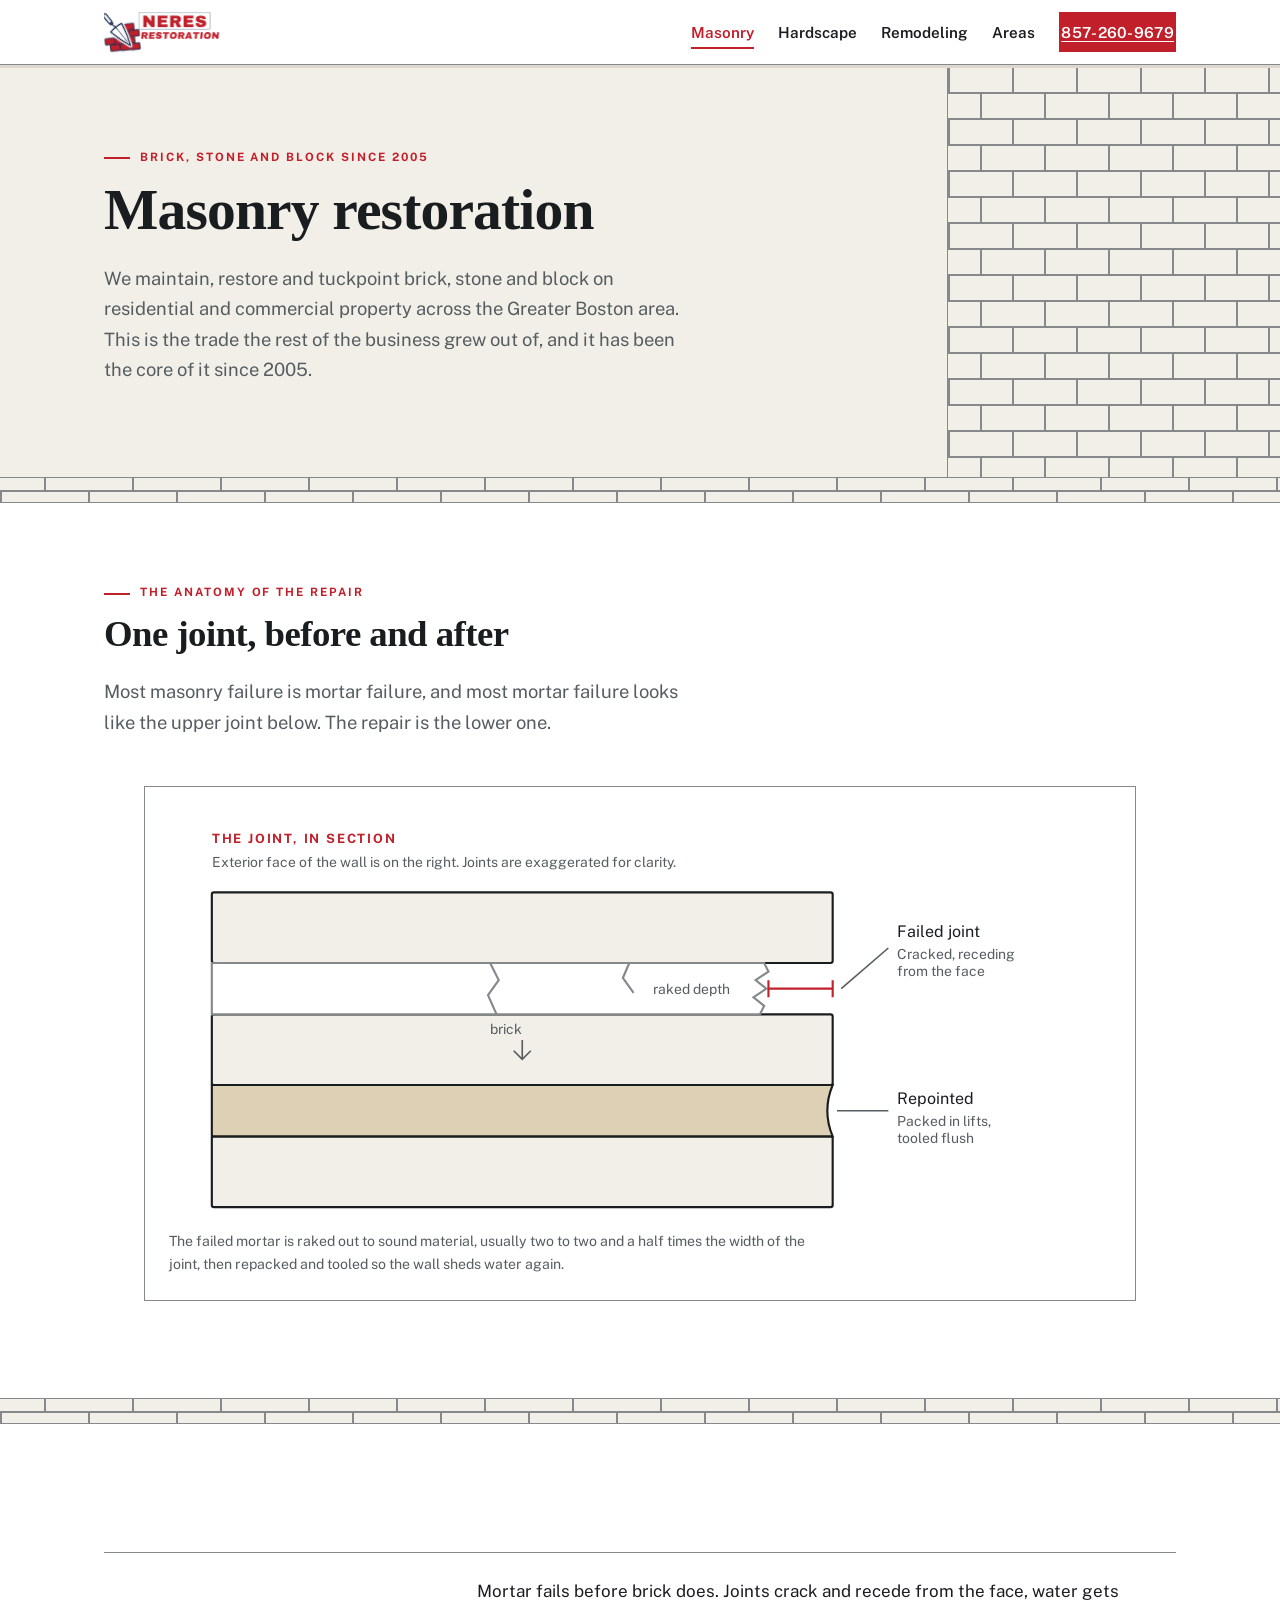
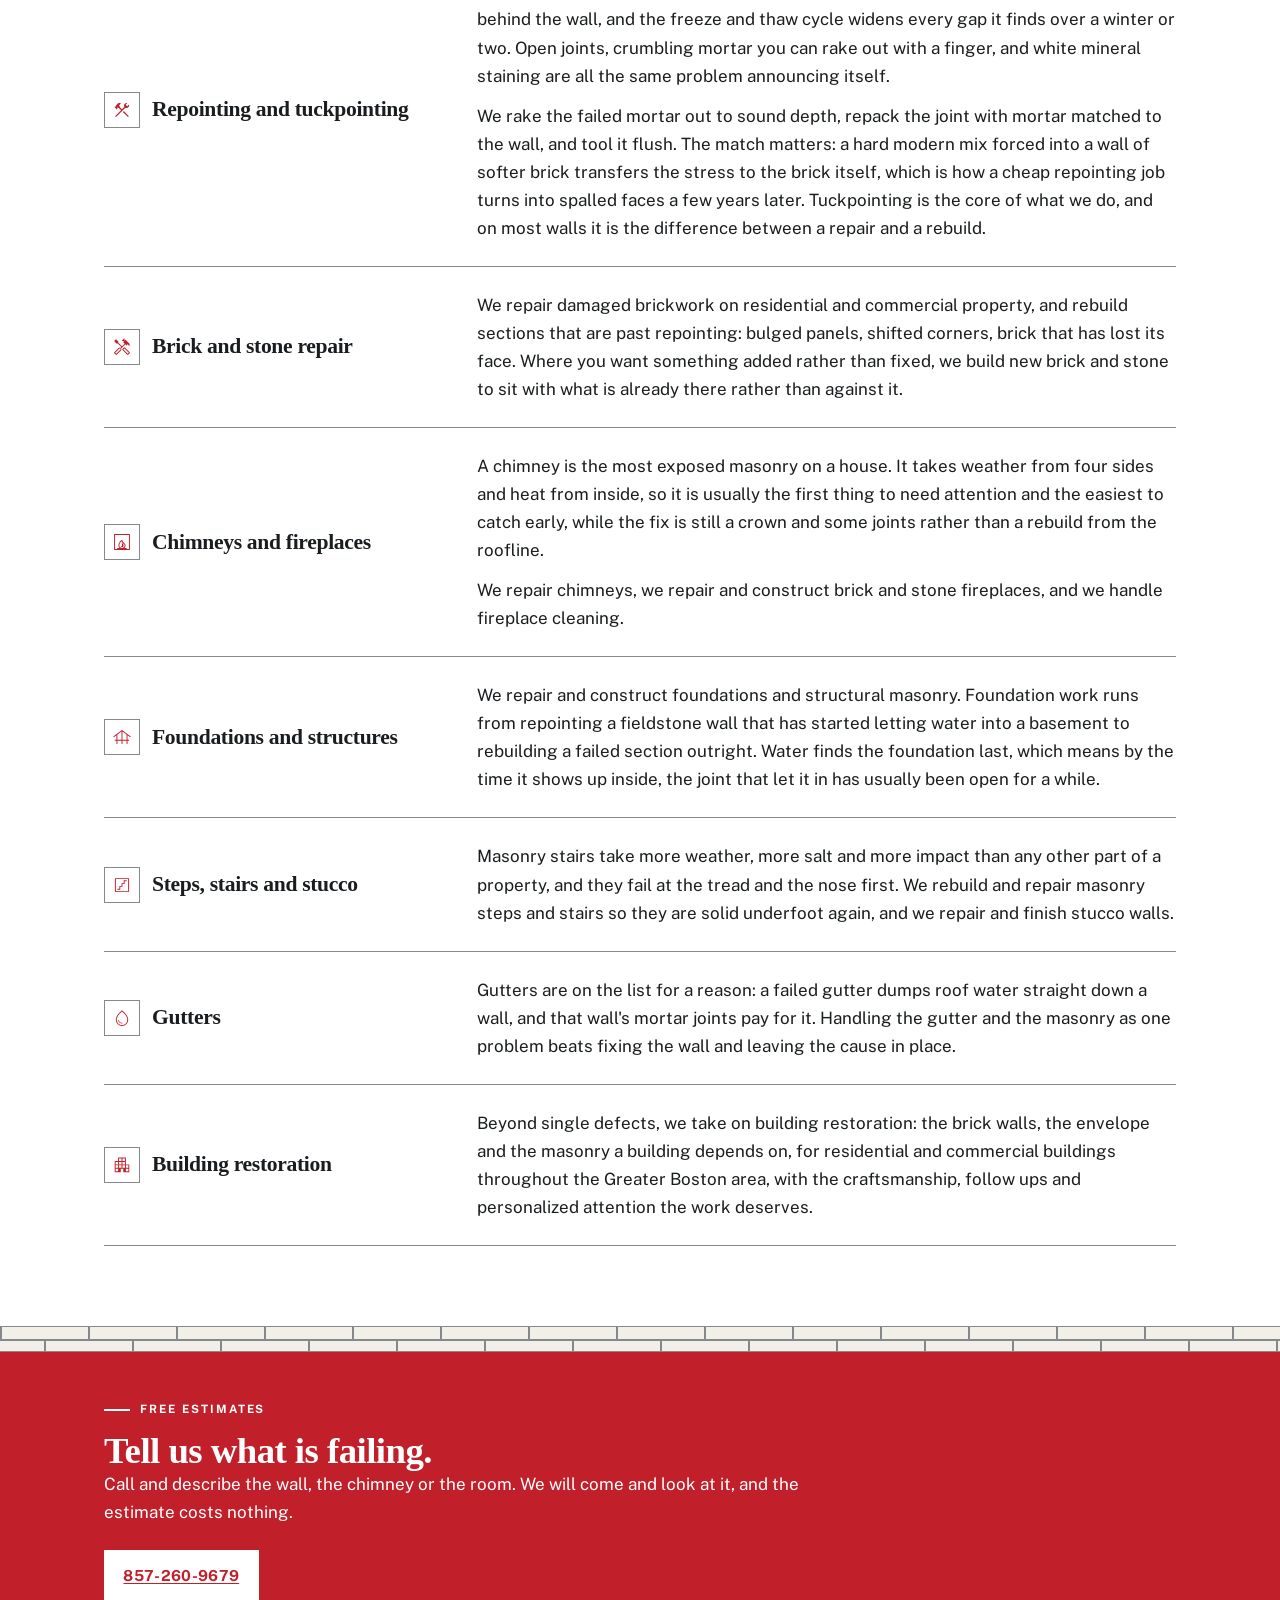
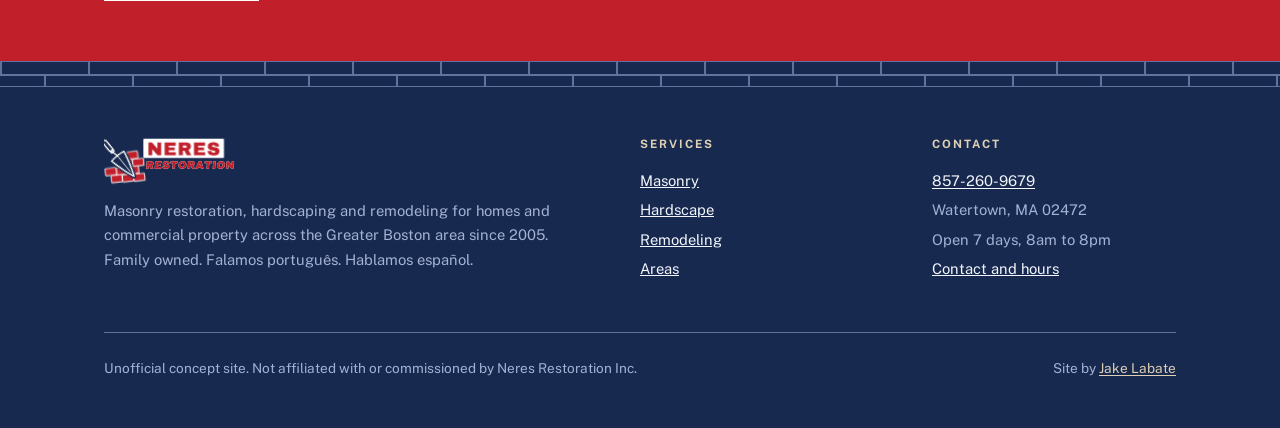
<file: masonry.html>
<!DOCTYPE html>
<html lang="en">
<head>
<meta charset="utf-8">
<meta name="viewport" content="width=device-width, initial-scale=1">
<meta name="robots" content="noindex, nofollow">
<title>Masonry Restoration in Greater Boston | Neres Restoration</title>
<meta name="description" content="How repointing works and what Neres Restoration repairs: brick, stone and block, chimneys, fireplaces, foundations, steps and stucco across Greater Boston.">
<link rel="canonical" href="https://jakelabate.github.io/neres-restoration/masonry.html">
<meta property="og:type" content="website">
<meta property="og:site_name" content="Neres Restoration">
<meta property="og:locale" content="en_US">
<meta property="og:title" content="Masonry Restoration in Greater Boston | Neres Restoration">
<meta property="og:description" content="How repointing works and what Neres Restoration repairs: brick, stone and block, chimneys, fireplaces, foundations, steps and stucco across Greater Boston.">
<meta property="og:url" content="https://jakelabate.github.io/neres-restoration/masonry.html">
<meta property="og:image" content="https://jakelabate.github.io/neres-restoration/img/og/masonry.png">
<meta property="og:image:width" content="1200">
<meta property="og:image:height" content="630">
<meta property="og:image:alt" content="Neres Restoration. Masonry Restoration in Greater Boston | Neres Restoration">
<meta name="twitter:card" content="summary_large_image">
<meta name="twitter:title" content="Masonry Restoration in Greater Boston | Neres Restoration">
<meta name="twitter:description" content="How repointing works and what Neres Restoration repairs: brick, stone and block, chimneys, fireplaces, foundations, steps and stucco across Greater Boston.">
<meta name="twitter:image" content="https://jakelabate.github.io/neres-restoration/img/og/masonry.png">
<link rel="icon" href="favicon.ico" sizes="any">
<link rel="apple-touch-icon" href="apple-touch-icon.png">
<link rel="stylesheet" href="fonts/fonts.css">
<link rel="preload" as="font" type="font/woff2" href="fonts/zilla-slab-latin-700-normal.woff2" crossorigin>
<link rel="preload" as="font" type="font/woff2" href="fonts/public-sans-latin-400-normal.woff2" crossorigin>
<script>try{if(!matchMedia('(prefers-reduced-motion: reduce)').matches)document.documentElement.classList.add('js-anim')}catch(e){}</script>
<style>
*,*::before,*::after{box-sizing:border-box}
:root{--paper:#ffffff;--mortar:#f2efe8;--ink:#1a1d1f;--muted:#565d61;--line:#85898b;--brand:#c1202b;--brand-ink:#ffffff;--slate:#17294f;--slate-ink:#f2f5fb;--slate-muted:#a3b2d4;--slate-line:#61729f;--buff:#ddd0b4;--track:#ded8ce;
--s1:12px;--s2:24px;--s3:48px;--s4:80px;--nav-h:64px;
--display:'Zilla Slab','Zilla Slab Fallback',Georgia,serif;
--body:'Public Sans','Public Sans Fallback',Arial,sans-serif;
}
html{-webkit-text-size-adjust:100%}
body{margin:0;background:var(--paper);color:var(--ink);font-family:var(--body);
     font-size:1.0625rem;line-height:1.65;overflow-wrap:break-word}
.grid > *,[class*="grid"] > *{min-width:0}
img,svg,video,canvas,iframe{max-width:100%}
@media (max-width:700px){[class*="grid"]{grid-template-columns:1fr}}
a[href^="http"],code,.url{overflow-wrap:anywhere}
p,li,blockquote,figcaption,address{max-width:72ch}

h1,h2,h3{font-family:var(--display);font-weight:700;line-height:1.06;
         letter-spacing:-.015em;margin:0}
h1{font-size:clamp(2.15rem,5.4vw,3.6rem)}
h2{font-size:clamp(1.55rem,3.3vw,2.3rem)}
h3{font-size:1.2rem;font-weight:600;letter-spacing:-.005em}
p{margin:0 0 var(--s1)}
ul{margin:0;padding:0 0 0 1.1em}
a{color:var(--brand)}
a[href^="tel:"],a[href^="mailto:"]{text-decoration:underline;text-underline-offset:2px}
:focus-visible{outline:3px solid var(--brand);outline-offset:2px}

.wrap{max-width:1120px;margin:0 auto;padding:0 var(--s2)}
.eyebrow{font-family:var(--body);font-weight:700;font-size:.72rem;letter-spacing:.17em;
         text-transform:uppercase;color:var(--brand);margin:0 0 var(--s1)}
.eyebrow::before{content:"";display:inline-block;width:26px;height:2px;background:var(--brand);
                 vertical-align:middle;margin-right:10px}
.dark .eyebrow::before,.cta .eyebrow::before{background:var(--buff)}
.cta .eyebrow::before{background:var(--brand-ink)}
.hero .eyebrow::before{display:none}
.mi{width:1em;height:1em;fill:currentColor;flex:none;display:inline-block}
.chip{display:inline-grid;place-items:center;width:36px;height:36px;flex:none;
      border:1px solid var(--line);background:var(--paper);color:var(--brand);font-size:20px}
.dark .chip{border-color:var(--slate-line);background:var(--slate);color:var(--buff)}
.lede{font-size:1.15rem;color:var(--muted);max-width:60ch}
.skip{position:absolute;left:-9999px}
.skip:focus{position:static;display:inline-block;padding:var(--s1);background:var(--brand);color:var(--brand-ink)}

/* ------------------------------------------------------------------ nav */
.site-nav{position:sticky;top:0;z-index:60;background:var(--paper);
          border-bottom:1px solid var(--line);transition:box-shadow .18s ease}
.site-nav.is-stuck{box-shadow:0 6px 18px rgba(0,0,0,.07)}
.site-nav .row{display:flex;align-items:center;justify-content:space-between;
               gap:var(--s2);min-height:var(--nav-h)}
.brand{display:flex;align-items:center;text-decoration:none;color:var(--ink)}
.brand svg{height:46px;width:auto;display:block}
footer .f-lockup{margin-bottom:var(--s1)}
footer .f-lockup svg{height:52px}
.brand-mark{font-family:var(--display);font-weight:700;font-size:1.35rem;letter-spacing:.06em}
.brand-sub{font-family:var(--body);font-weight:600;font-size:.66rem;letter-spacing:.19em;
           text-transform:uppercase;color:var(--muted)}
.site-nav > .row > nav ul{display:flex;align-items:center;gap:var(--s2);
                          list-style:none;margin:0;padding:0}
.site-nav > .row > nav a{color:var(--ink);text-decoration:none;font-weight:600;
                         font-size:.95rem;padding:.4em 0;border-bottom:2px solid transparent}
.site-nav > .row > nav a:hover{border-bottom-color:var(--brand)}
.site-nav > .row > nav a[aria-current="page"]{border-bottom-color:var(--brand);color:var(--brand)}
.site-nav > .row > nav a.btn{color:var(--brand-ink);border-bottom:0;
                             text-decoration:underline;text-underline-offset:3px}
.site-nav > .row > nav a.btn:hover{border-bottom:0;background:var(--paper);color:var(--brand)}
.burger{display:none;flex-direction:column;justify-content:center;gap:5px;width:44px;height:44px;
        padding:0;background:none;border:1px solid var(--line);cursor:pointer}
.burger span{display:block;height:2px;width:22px;margin:0 auto;background:var(--ink)}
@media (max-width:820px){
  .burger{display:flex}
  .site-nav > .row > nav{display:none}
  .site-nav.is-open > .row > nav{display:block;position:absolute;left:0;right:0;top:var(--nav-h);
    background:var(--paper);border-bottom:1px solid var(--line);padding:var(--s1) var(--s2) var(--s2)}
  .site-nav.is-open > .row > nav ul{flex-direction:column;align-items:flex-start;gap:var(--s1)}
  .site-nav .row{position:relative}
}

.progress{position:sticky;top:var(--nav-h);z-index:59;height:3px;background:var(--track);overflow:hidden}
.progress > span{display:block;height:100%;background:var(--brand);
                 transform:scaleX(0);transform-origin:0 50%;will-change:transform;transition:none}

/* ------------------------------------------------------------------ buttons */
.btn{display:inline-block;font-family:var(--body);font-weight:700;font-size:.95rem;
     letter-spacing:.02em;padding:.72em 1.15em;background:var(--brand);color:var(--brand-ink);
     text-decoration:underline;text-underline-offset:3px;border:2px solid var(--brand)}
.btn:hover{background:var(--paper);color:var(--brand)}
.btn-ghost{background:transparent;color:var(--slate-ink);border-color:var(--slate-line);
           text-decoration:none}
.btn-ghost:hover{background:var(--slate-ink);color:var(--slate)}
.actions{display:flex;flex-wrap:wrap;gap:var(--s1);margin-top:var(--s2)}

/* ------------------------------------------------------------------ course bands */
.course{height:26px;background-color:var(--mortar);
  background-image:
    linear-gradient(to bottom,transparent 0 12px,var(--line) 12px 14px,transparent 14px 26px),
    repeating-linear-gradient(to right,var(--line) 0 2px,transparent 2px 88px),
    repeating-linear-gradient(to right,var(--line) 0 2px,transparent 2px 88px);
  background-size:100% 26px,88px 12px,88px 12px;
  background-position:0 0,0 0,44px 14px;background-repeat:repeat-x;
  border-top:1px solid var(--line);border-bottom:1px solid var(--line)}
.course--b{background-position:0 0,44px 0,0 14px}
.course--dark{background-color:var(--slate);
  background-image:
    linear-gradient(to bottom,transparent 0 12px,var(--slate-line) 12px 14px,transparent 14px 26px),
    repeating-linear-gradient(to right,var(--slate-line) 0 2px,transparent 2px 88px),
    repeating-linear-gradient(to right,var(--slate-line) 0 2px,transparent 2px 88px);
  border-color:var(--slate-line)}

/* -------------------------------------------------- hero wall + side panels */
.hero{position:relative;overflow:hidden}
.hero .wrap{position:relative;z-index:1}
.elevation{position:absolute;top:0;right:0;bottom:0;width:26%;pointer-events:none;
           display:flex;flex-direction:column;border-left:1px solid var(--slate-line)}
.brick{height:26px;flex:none;background-color:var(--slate);
       background-image:
         linear-gradient(to bottom,transparent 0 24px,var(--slate-line) 24px 26px),
         repeating-linear-gradient(to right,var(--slate-line) 0 2px,transparent 2px 64px);
       background-size:100% 26px,64px 26px}
.brick--b{background-position:0 0,32px 0}
.repoint{position:absolute;inset:0;display:flex;flex-direction:column;
         clip-path:polygon(46% 0,100% 0,100% 100%,62% 100%);
         animation:repoint 2s .4s ease-out both}
.repoint .brick{background-color:var(--slate);
  background-image:
    linear-gradient(to bottom,transparent 0 24px,var(--buff) 24px 26px),
    repeating-linear-gradient(to right,var(--buff) 0 2px,transparent 2px 64px)}
@keyframes repoint{
  from{clip-path:polygon(96% 0,100% 0,100% 100%,99% 100%)}
  to{clip-path:polygon(46% 0,100% 0,100% 100%,62% 100%)}}
@media (max-width:1080px){.elevation{display:none}}
@media (min-width:1081px){.hero .wrap{padding-right:calc(26% + var(--s3))}}

.panel{position:absolute;top:0;right:0;bottom:0;width:26%;pointer-events:none;
       border-left:1px solid var(--line);background-color:var(--mortar)}
.panel--bond{display:flex;flex-direction:column}
.panel--bond .brick{background-color:var(--mortar);
  background-image:
    linear-gradient(to bottom,transparent 0 24px,var(--line) 24px 26px),
    repeating-linear-gradient(to right,var(--line) 0 2px,transparent 2px 64px)}
.panel--pavers{background-image:
    repeating-linear-gradient(to bottom,var(--line) 0 2px,transparent 2px 96px),
    repeating-linear-gradient(to right,var(--line) 0 2px,transparent 2px 34px)}
.panel--survey{background-image:
    repeating-linear-gradient(45deg,var(--line) 0 2px,transparent 2px 30px)}
.panel--tile{background-image:
    repeating-linear-gradient(to bottom,var(--line) 0 2px,transparent 2px 72px),
    repeating-linear-gradient(to right,var(--line) 0 2px,transparent 2px 72px)}
.band{position:relative;overflow:hidden}
.band .wrap{position:relative;z-index:1}
@media (max-width:1080px){.panel{display:none}}
@media (min-width:1081px){.band .wrap{padding-right:calc(26% + var(--s3))}}

/* ------------------------------------------------------------------ sections */
section{padding:var(--s4) 0}
.compact{padding:var(--s3) 0}
.tinted{background:var(--mortar)}
.dark{background:var(--slate);color:var(--slate-ink)}
.dark h1,.dark h2,.dark h3{color:var(--slate-ink)}
.dark .eyebrow{color:var(--buff)}
.dark .lede,.dark .sub{color:var(--slate-muted)}
.dark a{color:var(--slate-ink)}

.hero .rule{display:block;width:64px;height:9px;background:var(--brand);margin:0 0 var(--s2)}
.hero h1{max-width:16ch}
.hero .lede{margin-top:var(--s2)}
.facts{list-style:none;padding:var(--s2) 0 0;margin:var(--s3) 0 0;display:grid;gap:var(--s1);
       grid-template-columns:repeat(4,1fr);border-top:1px solid var(--slate-line)}
.facts li{font-size:.9rem;color:var(--slate-muted);max-width:none}
.facts b{display:block;font-family:var(--display);font-weight:600;font-size:1.02rem;
         color:var(--slate-ink);letter-spacing:-.01em}
.facts .mi{color:var(--buff);width:1.05em;height:1.05em;vertical-align:-3px;margin-right:.45em}
@media (max-width:820px){.facts{grid-template-columns:repeat(2,1fr)}}

.head{max-width:60ch}
.head .lede{margin-top:var(--s2)}

.cardgrid{display:grid;gap:var(--s2);grid-template-columns:repeat(3,1fr);margin-top:var(--s3)}
.card{background:var(--paper);border:1px solid var(--line);border-top:7px solid var(--brand);
      padding:var(--s2);display:flex;flex-direction:column}
.card h3{margin-bottom:var(--s1)}
.card .chip{margin-bottom:var(--s1)}
.card .since{font-size:.85rem;color:var(--muted);margin-bottom:var(--s1)}
.card ul{list-style:none;padding:0;margin:0 0 var(--s2);font-size:.95rem;color:var(--muted)}
.card li{padding:.3em 0;border-bottom:1px solid var(--line)}
.card li:last-child{border-bottom:0}
.card .go{margin-top:auto;font-weight:700;font-size:.95rem;text-decoration:none;
          border-bottom:2px solid var(--brand);align-self:flex-start;padding-bottom:2px}
.go .mi{vertical-align:-3px;margin-left:.35em}
@media (max-width:900px){.cardgrid{grid-template-columns:1fr}}

.stack{margin-top:var(--s3);border-top:1px solid var(--line)}
.item{display:grid;grid-template-columns:1fr 2fr;gap:var(--s2);
      padding:var(--s2) 0;border-bottom:1px solid var(--line)}
.item h2{font-size:1.35rem;display:flex;align-items:center;gap:12px}
.item p:last-child{margin-bottom:0}
@media (max-width:820px){.item{grid-template-columns:1fr;gap:var(--s1)}}

.why{list-style:none;padding:0;margin:var(--s3) 0 0;display:grid;gap:var(--s2);
     grid-template-columns:repeat(3,1fr)}
.why li{max-width:none;border-left:4px solid var(--brand);padding-left:var(--s2)}
.why b{display:block;font-family:var(--display);font-weight:600;font-size:1.1rem}
.why .mi{color:var(--brand);width:1.05em;height:1.05em;vertical-align:-3px;margin-right:.45em}
.why span{font-size:.95rem;color:var(--muted)}
@media (max-width:820px){.why{grid-template-columns:1fr}}

/* ------------------------------------------------------------------ steps */
.steps{list-style:none;margin:var(--s3) 0 0;padding:0;display:grid;gap:var(--s2);
       grid-template-columns:repeat(4,1fr)}
.steps li{position:relative;max-width:none}
.steps li::before{content:"";position:absolute;top:18px;left:44px;
                  right:calc(-1 * var(--s2));height:1px;background:var(--line)}
.steps li:last-child::before{display:none}
.steps b{display:block;font-family:var(--display);font-weight:600;font-size:1.1rem;
         margin:.7em 0 .2em}
.steps span{font-size:.92rem;color:var(--muted)}
@media (max-width:820px){
  .steps{grid-template-columns:1fr 1fr}
  .steps li:nth-child(2)::before{display:none}
}
@media (max-width:520px){
  .steps{grid-template-columns:1fr}
  .steps li::before{display:none}
}

/* ------------------------------------------------------------------ diagram */
.diagram{margin-top:var(--s3);border:1px solid var(--line);background:var(--paper);
         padding:var(--s2)}
.diagram svg{display:block;height:auto;width:100%}
.diagram figcaption{font-size:.88rem;color:var(--muted);margin-top:var(--s1)}
.dg-brick{fill:var(--mortar);stroke:var(--ink);stroke-width:2}
.dg-old{fill:var(--paper);stroke:var(--line);stroke-width:2}
.dg-crack{stroke:var(--line);stroke-width:2;fill:none}
.dg-new{fill:var(--buff);stroke:var(--ink);stroke-width:2}
.dg-mem{fill:var(--brand);stroke:var(--ink);stroke-width:2}
.dg-lead{stroke:var(--muted);stroke-width:1.5;fill:none}
.dg-dim{stroke:var(--brand);stroke-width:2;fill:none}
.dg-label{font-family:var(--body);font-size:15px;fill:var(--ink)}
.dg-sub{font-family:var(--body);font-size:13px;fill:var(--muted)}
.dg-tag{font-family:var(--body);font-size:12px;font-weight:700;letter-spacing:.14em;
        fill:var(--brand)}
@media (max-width:700px){
  .dg-label,.dg-sub,.dg-tag,.dg-lead,.dg-dim{display:none}
  .diagram{padding:var(--s1)}
}

/* ------------------------------------------------------------------ faq */
.faq{margin-top:var(--s3);border-top:1px solid var(--line)}
.faq details{border-bottom:1px solid var(--line)}
.faq summary{display:flex;justify-content:space-between;align-items:center;gap:var(--s2);
             padding:var(--s2) 0;cursor:pointer;font-family:var(--display);font-weight:600;
             font-size:1.15rem;list-style:none}
.faq summary::-webkit-details-marker{display:none}
.faq summary::after{content:"+";flex:none;width:28px;height:28px;border:1px solid var(--line);
                    display:grid;place-items:center;font-family:var(--body);font-weight:400;
                    font-size:1.1rem;color:var(--brand);transition:transform .18s ease}
.faq details[open] summary::after{transform:rotate(45deg)}
.faq .a{padding:0 0 var(--s2);color:var(--muted);max-width:64ch}
.faq .a p{margin:0 0 var(--s1)}
.faq .a p:last-child{margin:0}

/* ------------------------------------------------------------------ reviews gap */
.gap{margin-top:var(--s3);border:1px dashed var(--line);padding:var(--s2);max-width:64ch}
.gap h3{margin-bottom:var(--s1)}
.gap p{color:var(--muted);margin:0 0 var(--s1)}
.gap p:last-child{margin:0}

/* ------------------------------------------------------------------ contact */
.contact{display:grid;grid-template-columns:1fr 1fr;gap:var(--s4);margin-top:var(--s3)}
.contact .mi{color:var(--buff);width:1.05em;height:1.05em;vertical-align:-3px;margin-right:.4em}
@media (max-width:820px){.contact{grid-template-columns:1fr;gap:var(--s3)}}
.bignum{font-family:var(--display);font-weight:700;font-size:clamp(1.9rem,4.6vw,2.9rem);
        letter-spacing:-.02em;display:inline-block;color:var(--slate-ink)}
table.hours{border-collapse:collapse;width:100%;max-width:420px;font-size:.95rem}
table.hours caption{text-align:left;padding-bottom:.5em}
table.hours th,table.hours td{text-align:left;padding:.45em .6em;
                              border-bottom:1px solid var(--slate-line);font-weight:400}
table.hours th{font-weight:600;color:var(--slate-ink)}
table.hours td{color:var(--slate-muted)}
.is-today th{box-shadow:inset 4px 0 0 var(--buff)}
.is-today th,.is-today td{color:var(--slate-ink);font-weight:600}
.today-tag{margin-left:.5em;font-size:.7rem;letter-spacing:.08em;text-transform:uppercase;
           color:var(--buff)}

.cta{background:var(--brand);color:var(--brand-ink)}
.cta h2{font-family:var(--display);color:var(--brand-ink)}
.cta p{color:var(--brand-ink)}
.cta a{color:var(--brand-ink)}
.cta .eyebrow{color:var(--brand-ink)}
.cta .btn{background:var(--paper);color:var(--brand);border-color:var(--paper)}
.cta .btn:hover{background:var(--brand);color:var(--brand-ink);border-color:var(--paper)}

footer{background:var(--slate);color:var(--slate-muted);padding:var(--s3) 0;font-size:.92rem}
footer .cols{display:grid;grid-template-columns:2fr 1fr 1fr;gap:var(--s3);margin-bottom:var(--s3)}
@media (max-width:820px){footer .cols{grid-template-columns:1fr;gap:var(--s2)}}
footer h4{font-family:var(--body);font-weight:700;font-size:.72rem;letter-spacing:.17em;
          text-transform:uppercase;color:var(--buff);margin:0 0 var(--s1)}
footer ul{list-style:none;padding:0}
footer li{padding:.18em 0}
footer a{color:var(--slate-ink)}
footer .brand-mark{color:var(--slate-ink)}
footer .brand-sub{color:var(--slate-muted)}
footer .legal{border-top:1px solid var(--slate-line);padding-top:var(--s2);
              display:flex;flex-wrap:wrap;gap:var(--s1) var(--s2);justify-content:space-between}
footer .legal p{margin:0;font-size:.85rem;color:var(--slate-muted)}
.credit a{color:var(--buff);text-decoration:underline;text-underline-offset:2px}

/* ------------------------------------------------------------------ reveals */
.js-anim .rv{opacity:0;transform:translateY(14px);
             transition:opacity .55s ease,transform .55s ease}
.js-anim .rv.in{opacity:1;transform:none}

@media (prefers-reduced-motion:reduce){*{animation:none!important;transition:none!important}}
</style>
<script type="application/ld+json">
{
  "@context": "https://schema.org",
  "@graph": [
    {
      "@type": "WebSite",
      "@id": "https://jakelabate.github.io/neres-restoration/#website",
      "url": "https://jakelabate.github.io/neres-restoration/",
      "name": "Neres Restoration",
      "inLanguage": "en",
      "publisher": {
        "@id": "https://jakelabate.github.io/neres-restoration/#org"
      }
    },
    {
      "@type": "WebPage",
      "@id": "https://jakelabate.github.io/neres-restoration/masonry.html#webpage",
      "url": "https://jakelabate.github.io/neres-restoration/masonry.html",
      "name": "Masonry Restoration in Greater Boston | Neres Restoration",
      "description": "How repointing works and what Neres Restoration repairs: brick, stone and block, chimneys, fireplaces, foundations, steps and stucco across Greater Boston.",
      "isPartOf": {
        "@id": "https://jakelabate.github.io/neres-restoration/#website"
      },
      "about": {
        "@id": "https://jakelabate.github.io/neres-restoration/#org"
      },
      "primaryImageOfPage": "https://jakelabate.github.io/neres-restoration/img/og/masonry.png",
      "breadcrumb": {
        "@id": "https://jakelabate.github.io/neres-restoration/masonry.html#crumbs"
      }
    },
    {
      "@type": "GeneralContractor",
      "@id": "https://jakelabate.github.io/neres-restoration/#org",
      "name": "Neres Restoration Inc",
      "alternateName": "Neres Restoration",
      "url": "https://jakelabate.github.io/neres-restoration/",
      "description": "Family owned masonry and restoration contractor serving the Greater Boston area since 2005. Repointing and tuckpointing of brick, stone and block, chimneys, fireplaces, foundations, steps, stucco, gutters, patios, walkways, retaining walls, and kitchen and bathroom remodeling.",
      "telephone": "+1-857-260-9679",
      "foundingDate": "2005",
      "image": "https://jakelabate.github.io/neres-restoration/img/og/index.png",
      "logo": "https://jakelabate.github.io/neres-restoration/apple-touch-icon.png",
      "address": {
        "@type": "PostalAddress",
        "addressLocality": "Watertown",
        "addressRegion": "MA",
        "postalCode": "02472",
        "addressCountry": "US"
      },
      "areaServed": {
        "@type": "AdministrativeArea",
        "name": "Greater Boston, Massachusetts"
      },
      "knowsLanguage": [
        "en",
        "pt",
        "es"
      ],
      "paymentAccepted": "Cash, Credit Card",
      "contactPoint": {
        "@type": "ContactPoint",
        "telephone": "+1-857-260-9679",
        "contactType": "customer service",
        "availableLanguage": [
          "English",
          "Portuguese",
          "Spanish"
        ]
      },
      "openingHoursSpecification": [
        {
          "@type": "OpeningHoursSpecification",
          "dayOfWeek": [
            "Monday",
            "Tuesday",
            "Wednesday",
            "Thursday",
            "Friday",
            "Saturday",
            "Sunday"
          ],
          "opens": "08:00",
          "closes": "20:00"
        }
      ],
      "sameAs": [
        "https://www.neresrestoration.com/",
        "https://www.yelp.com/biz/neres-restoration-watertown",
        "https://www.networx.com/c.neres-restoration-corp",
        "https://www.thebluebook.com/iProView/1398089/neres-restoration-inc/subcontractors/"
      ],
      "makesOffer": [
        {
          "@type": "Offer",
          "itemOffered": {
            "@type": "Service",
            "name": "Repointing and tuckpointing",
            "provider": {
              "@id": "https://jakelabate.github.io/neres-restoration/#org"
            },
            "areaServed": "Greater Boston, Massachusetts"
          }
        },
        {
          "@type": "Offer",
          "itemOffered": {
            "@type": "Service",
            "name": "Brick and stone repair",
            "provider": {
              "@id": "https://jakelabate.github.io/neres-restoration/#org"
            },
            "areaServed": "Greater Boston, Massachusetts"
          }
        },
        {
          "@type": "Offer",
          "itemOffered": {
            "@type": "Service",
            "name": "Chimney repair",
            "provider": {
              "@id": "https://jakelabate.github.io/neres-restoration/#org"
            },
            "areaServed": "Greater Boston, Massachusetts"
          }
        },
        {
          "@type": "Offer",
          "itemOffered": {
            "@type": "Service",
            "name": "Fireplace construction and repair",
            "provider": {
              "@id": "https://jakelabate.github.io/neres-restoration/#org"
            },
            "areaServed": "Greater Boston, Massachusetts"
          }
        },
        {
          "@type": "Offer",
          "itemOffered": {
            "@type": "Service",
            "name": "Fireplace cleaning",
            "provider": {
              "@id": "https://jakelabate.github.io/neres-restoration/#org"
            },
            "areaServed": "Greater Boston, Massachusetts"
          }
        },
        {
          "@type": "Offer",
          "itemOffered": {
            "@type": "Service",
            "name": "Foundation repair",
            "provider": {
              "@id": "https://jakelabate.github.io/neres-restoration/#org"
            },
            "areaServed": "Greater Boston, Massachusetts"
          }
        },
        {
          "@type": "Offer",
          "itemOffered": {
            "@type": "Service",
            "name": "Masonry step repair",
            "provider": {
              "@id": "https://jakelabate.github.io/neres-restoration/#org"
            },
            "areaServed": "Greater Boston, Massachusetts"
          }
        },
        {
          "@type": "Offer",
          "itemOffered": {
            "@type": "Service",
            "name": "Stucco repair",
            "provider": {
              "@id": "https://jakelabate.github.io/neres-restoration/#org"
            },
            "areaServed": "Greater Boston, Massachusetts"
          }
        },
        {
          "@type": "Offer",
          "itemOffered": {
            "@type": "Service",
            "name": "Gutter services",
            "provider": {
              "@id": "https://jakelabate.github.io/neres-restoration/#org"
            },
            "areaServed": "Greater Boston, Massachusetts"
          }
        },
        {
          "@type": "Offer",
          "itemOffered": {
            "@type": "Service",
            "name": "Building restoration",
            "provider": {
              "@id": "https://jakelabate.github.io/neres-restoration/#org"
            },
            "areaServed": "Greater Boston, Massachusetts"
          }
        }
      ]
    },
    {
      "@type": "BreadcrumbList",
      "@id": "https://jakelabate.github.io/neres-restoration/masonry.html#crumbs",
      "itemListElement": [
        {
          "@type": "ListItem",
          "position": 1,
          "name": "Home",
          "item": "https://jakelabate.github.io/neres-restoration/"
        },
        {
          "@type": "ListItem",
          "position": 2,
          "name": "Masonry",
          "item": "https://jakelabate.github.io/neres-restoration/masonry.html"
        }
      ]
    }
  ]
}
</script>
</head>
<body>
<a class="skip" href="#main">Skip to content</a>
<header class="site-nav" data-nav>
  <div class="wrap row">
    <a class="brand" href="index.html" aria-label="Neres Restoration home">
      <svg xmlns="http://www.w3.org/2000/svg" viewBox="0 0 1150 420" role="img" aria-label="Neres Restoration"><g transform="translate(-8,28) scale(1.1) rotate(-4 170 180)"><mask id="tc17294f"><rect x="-40" y="-40" width="420" height="440" fill="#fff"/><g transform="translate(112,126) rotate(-35)" fill="#000" stroke="#000" stroke-width="32" stroke-linejoin="round" stroke-linecap="round"><path d="M-58 0 Q0 -12 58 0 Q36 106 0 190 Q-36 106 -58 0 Z"/><rect x="-21" y="-60" width="24" height="15" rx="6"/><rect x="-23.5" y="-152" width="29" height="95" rx="14.5"/><path d="M0 2 C0 -18 -9 -26 -9 -46" fill="none" stroke-width="46"/></g></mask><g mask="url(#tc17294f)"><g fill="var(--slate)" stroke="var(--slate)" stroke-width="13" stroke-linejoin="round"><rect x="222" y="268" width="74" height="46" rx="3" transform="rotate(-3 259.0 291.0)"/><rect x="139" y="268" width="74" height="46" rx="3" transform="rotate(-3 176.0 291.0)"/><rect x="56" y="268" width="74" height="46" rx="3" transform="rotate(-3 93.0 291.0)"/><rect x="182" y="213" width="74" height="46" rx="3" transform="rotate(-3 219.0 236.0)"/><rect x="99" y="213" width="74" height="46" rx="3" transform="rotate(-3 136.0 236.0)"/><rect x="16" y="213" width="74" height="46" rx="3" transform="rotate(-3 53.0 236.0)"/><rect x="222" y="158" width="74" height="46" rx="3" transform="rotate(-3 259.0 181.0)"/><rect x="139" y="158" width="74" height="46" rx="3" transform="rotate(-3 176.0 181.0)"/><rect x="182" y="103" width="74" height="46" rx="3" transform="rotate(-3 219.0 126.0)"/></g><g fill="var(--brand)"><rect x="222" y="268" width="74" height="46" rx="3" transform="rotate(-3 259.0 291.0)"/><rect x="139" y="268" width="74" height="46" rx="3" transform="rotate(-3 176.0 291.0)"/><rect x="56" y="268" width="74" height="46" rx="3" transform="rotate(-3 93.0 291.0)"/><rect x="182" y="213" width="74" height="46" rx="3" transform="rotate(-3 219.0 236.0)"/><rect x="99" y="213" width="74" height="46" rx="3" transform="rotate(-3 136.0 236.0)"/><rect x="16" y="213" width="74" height="46" rx="3" transform="rotate(-3 53.0 236.0)"/><rect x="222" y="158" width="74" height="46" rx="3" transform="rotate(-3 259.0 181.0)"/><rect x="139" y="158" width="74" height="46" rx="3" transform="rotate(-3 176.0 181.0)"/><rect x="182" y="103" width="74" height="46" rx="3" transform="rotate(-3 219.0 126.0)"/></g></g><g transform="translate(112,126) rotate(-35)" fill="none" stroke="var(--slate)" stroke-width="10" stroke-linejoin="round" stroke-linecap="round"><path d="M-58 0 Q0 -12 58 0 Q36 106 0 190 Q-36 106 -58 0 Z"/><path d="M0 2 C0 -18 -9 -26 -9 -46"/><rect x="-21" y="-60" width="24" height="15" rx="6"/><rect x="-23.5" y="-152" width="29" height="95" rx="14.5"/><path d="M0 10 L0 146" stroke-width="5"/></g></g><rect x="318" y="30" width="651" height="156" rx="6" fill="var(--paper)" stroke="var(--slate)" stroke-width="3"/><g transform="translate(348,164.0)"><g fill="var(--brand)"><path transform="translate(0.0,0) scale(0.15000,-0.15000)" d="M566 0 277 334V0H74V688H267L556 349V688H759V0Z"/><path transform="translate(130.9,0) scale(0.15000,-0.15000)" d="M74 688H669V523H295V428H615V270H295V165H676V0H74Z"/><path transform="translate(245.2,0) scale(0.15000,-0.15000)" d="M594 288 747 0H499L377 251H295V0H74V688H495Q569 688 621.5 659.5Q674 631 700.5 582.5Q727 534 727 477Q727 414 693.0 363.0Q659 312 594 288ZM440 531H295V404H440Q466 404 484.0 422.5Q502 441 502 468Q502 495 484.0 513.0Q466 531 440 531Z"/><path transform="translate(367.9,0) scale(0.15000,-0.15000)" d="M74 688H669V523H295V428H615V270H295V165H676V0H74Z"/><path transform="translate(482.2,0) scale(0.15000,-0.15000)" d="M667 488V476H460V480Q460 510 438.0 530.0Q416 550 371 550Q327 550 303.5 537.0Q280 524 280 505Q280 478 312.0 465.0Q344 452 415 438Q498 421 551.5 402.5Q605 384 645.0 342.0Q685 300 686 228Q686 106 603.5 47.0Q521 -12 383 -12Q222 -12 132.5 42.0Q43 96 43 233H252Q252 181 279.0 163.5Q306 146 363 146Q405 146 432.5 155.0Q460 164 460 192Q460 217 429.5 229.5Q399 242 330 256Q246 274 191.0 293.5Q136 313 95.0 358.0Q54 403 54 480Q54 593 141.5 646.5Q229 700 363 700Q495 700 580.0 646.5Q665 593 667 488Z"/></g></g><g transform="translate(334,272.0)"><g transform=" skewX(-5)"><g fill="var(--brand)"><path transform="translate(0.0,0) scale(0.08600,-0.08600)" d="M594 288 747 0H499L377 251H295V0H74V688H495Q569 688 621.5 659.5Q674 631 700.5 582.5Q727 534 727 477Q727 414 693.0 363.0Q659 312 594 288ZM440 531H295V404H440Q466 404 484.0 422.5Q502 441 502 468Q502 495 484.0 513.0Q466 531 440 531Z"/><path transform="translate(68.9,0) scale(0.08600,-0.08600)" d="M74 688H669V523H295V428H615V270H295V165H676V0H74Z"/><path transform="translate(133.0,0) scale(0.08600,-0.08600)" d="M667 488V476H460V480Q460 510 438.0 530.0Q416 550 371 550Q327 550 303.5 537.0Q280 524 280 505Q280 478 312.0 465.0Q344 452 415 438Q498 421 551.5 402.5Q605 384 645.0 342.0Q685 300 686 228Q686 106 603.5 47.0Q521 -12 383 -12Q222 -12 132.5 42.0Q43 96 43 233H252Q252 181 279.0 163.5Q306 146 363 146Q405 146 432.5 155.0Q460 164 460 192Q460 217 429.5 229.5Q399 242 330 256Q246 274 191.0 293.5Q136 313 95.0 358.0Q54 403 54 480Q54 593 141.5 646.5Q229 700 363 700Q495 700 580.0 646.5Q665 593 667 488Z"/><path transform="translate(197.1,0) scale(0.08600,-0.08600)" d="M470 512V0H249V512H23V688H695V512Z"/><path transform="translate(261.2,0) scale(0.08600,-0.08600)" d="M788 344Q788 170 691.0 79.0Q594 -12 416 -12Q238 -12 141.5 78.5Q45 169 45 344Q45 519 141.5 609.5Q238 700 416 700Q594 700 691.0 609.0Q788 518 788 344ZM271 376V312Q271 239 308.0 196.0Q345 153 416 153Q487 153 524.5 196.0Q562 239 562 312V376Q562 449 524.5 492.0Q487 535 416 535Q345 535 308.0 492.0Q271 449 271 376Z"/><path transform="translate(334.8,0) scale(0.08600,-0.08600)" d="M594 288 747 0H499L377 251H295V0H74V688H495Q569 688 621.5 659.5Q674 631 700.5 582.5Q727 534 727 477Q727 414 693.0 363.0Q659 312 594 288ZM440 531H295V404H440Q466 404 484.0 422.5Q502 441 502 468Q502 495 484.0 513.0Q466 531 440 531Z"/><path transform="translate(403.7,0) scale(0.08600,-0.08600)" d="M535 0 506 97H265L236 0H10L261 688H518L769 0ZM311 251H460L388 496H384Z"/><path transform="translate(472.6,0) scale(0.08600,-0.08600)" d="M470 512V0H249V512H23V688H695V512Z"/><path transform="translate(536.7,0) scale(0.08600,-0.08600)" d="M84 0V688H305V0Z"/><path transform="translate(572.2,0) scale(0.08600,-0.08600)" d="M788 344Q788 170 691.0 79.0Q594 -12 416 -12Q238 -12 141.5 78.5Q45 169 45 344Q45 519 141.5 609.5Q238 700 416 700Q594 700 691.0 609.0Q788 518 788 344ZM271 376V312Q271 239 308.0 196.0Q345 153 416 153Q487 153 524.5 196.0Q562 239 562 312V376Q562 449 524.5 492.0Q487 535 416 535Q345 535 308.0 492.0Q271 449 271 376Z"/><path transform="translate(645.8,0) scale(0.08600,-0.08600)" d="M566 0 277 334V0H74V688H267L556 349V688H759V0Z"/></g></g></g></svg>
    </a>
    <button class="burger" data-menu-toggle aria-expanded="false" aria-controls="menu"
            aria-label="Menu"><span></span><span></span><span></span></button>
    <nav id="menu" data-menu aria-label="Primary"><ul><li><a href="masonry.html" aria-current="page">Masonry</a></li><li><a href="hardscaping.html">Hardscape</a></li><li><a href="remodeling.html">Remodeling</a></li><li><a href="areas.html">Areas</a></li><li><a class="btn" href="tel:+18572609679">857-260-9679</a></li></ul></nav>
  </div>
</header>
<div class="progress" data-progress role="progressbar" aria-label="Page scroll progress"
     aria-valuemin="0" aria-valuemax="100"><span></span></div>
<main id="main">
<section class="tinted band">
  <div class="panel panel--bond" data-bleed aria-hidden="true"><div class="brick"></div><div class="brick brick--b"></div><div class="brick"></div><div class="brick brick--b"></div><div class="brick"></div><div class="brick brick--b"></div><div class="brick"></div><div class="brick brick--b"></div><div class="brick"></div><div class="brick brick--b"></div><div class="brick"></div><div class="brick brick--b"></div><div class="brick"></div><div class="brick brick--b"></div><div class="brick"></div><div class="brick brick--b"></div><div class="brick"></div><div class="brick brick--b"></div><div class="brick"></div><div class="brick brick--b"></div><div class="brick"></div><div class="brick brick--b"></div><div class="brick"></div><div class="brick brick--b"></div><div class="brick"></div><div class="brick brick--b"></div><div class="brick"></div><div class="brick brick--b"></div><div class="brick"></div><div class="brick brick--b"></div><div class="brick"></div><div class="brick brick--b"></div><div class="brick"></div><div class="brick brick--b"></div><div class="brick"></div><div class="brick brick--b"></div><div class="brick"></div><div class="brick brick--b"></div><div class="brick"></div><div class="brick brick--b"></div></div>
  <div class="wrap">
    <div class="head">
      <p class="eyebrow">Brick, stone and block since 2005</p>
      <h1>Masonry restoration</h1>
      <p class="lede">We maintain, restore and tuckpoint brick, stone and block on residential and commercial property across the Greater Boston area. This is the trade the rest of the business grew out of, and it has been the core of it since 2005.</p>
    </div>
  </div>
</section>
<div class="course course--b" data-bleed></div>
<section>
  <div class="wrap">
    <div class="head rv">
      <p class="eyebrow">The anatomy of the repair</p>
      <h2>One joint, before and after</h2>
      <p class="lede">Most masonry failure is mortar failure, and most mortar failure
         looks like the upper joint below. The repair is the lower one.</p>
    </div>
    <figure class="diagram rv" id="anatomy">
  <svg viewBox="0 0 880 380" role="img" width="880" height="380"
       aria-labelledby="dg-title dg-desc">
    <title id="dg-title">Cross section of a brick wall showing a failed mortar joint above
      a repointed joint</title>
    <desc id="dg-desc">Three bricks in section. The upper joint shows cracked mortar
      receding from the face of the wall. The lower joint has been raked to sound depth,
      repacked with new mortar, and tooled flush with the face.</desc>
    <text class="dg-tag" x="40" y="30">THE JOINT, IN SECTION</text>
    <text class="dg-sub" x="40" y="52">Exterior face of the wall is on the right.
      Joints are exaggerated for clarity.</text>

    <rect class="dg-brick" x="40" y="76"  width="580" height="66" rx="2"/>
    <rect class="dg-brick" x="40" y="190" width="580" height="66" rx="2"/>
    <rect class="dg-brick" x="40" y="304" width="580" height="66" rx="2"/>

    <path class="dg-old" d="M40 142 L556 142 L560 150 L548 158 L558 166
                             L546 174 L556 182 L552 190 L40 190 Z"/>
    <path class="dg-crack" d="M300 142 L308 158 L298 172 L306 190"/>
    <path class="dg-crack" d="M430 142 L424 156 L434 170"/>

    <path class="dg-dim" d="M560 158 L560 174 M620 158 L620 174 M560 166 L620 166"/>
    <text class="dg-sub" x="452" y="171">raked depth</text>

    <path class="dg-new" d="M40 256 L620 256 Q610 280 620 304 L40 304 Z"/>

    <path class="dg-lead" d="M628 166 L672 128"/>
    <text class="dg-label" x="680" y="118">Failed joint</text>
    <text class="dg-sub"   x="680" y="138">Cracked, receding</text>
    <text class="dg-sub"   x="680" y="154">from the face</text>

    <path class="dg-lead" d="M624 280 L672 280"/>
    <text class="dg-label" x="680" y="274">Repointed</text>
    <text class="dg-sub"   x="680" y="294">Packed in lifts,</text>
    <text class="dg-sub"   x="680" y="310">tooled flush</text>

    <path class="dg-lead" d="M330 214 L330 232 M322 224 L330 232 L338 224"/>
    <text class="dg-sub" x="300" y="208">brick</text>
  </svg>
  <figcaption>The failed mortar is raked out to sound material, usually two to two and a
    half times the width of the joint, then repacked and tooled so the wall sheds water
    again.</figcaption>
</figure>

  </div>
</section>
<div class="course course--b" data-bleed></div>
<section>
  <div class="wrap">
    <div class="stack"><div class="item rv"><h2><span class="chip"><svg class="mi" viewBox="0 -960 960 960" aria-hidden="true" focusable="false"><path d="M766.08-140 522-384.08l43.54-43.54 244.07 244.08L766.08-140Zm-575.23 0-43.54-43.54 287.31-287.31L313-592.46 291.54-571l-39.39-39.77v79.23l-22.07 21.69-113.54-113.54 22.08-22.07h79.84l-42.61-42.23 106-106.39q15.07-14.69 32.57-20.3 17.5-5.62 38.81-5.62 20.92 0 38.61 7.35 17.7 7.34 32.39 22.42l-90.08 89.69 45.69 45.69-22.07 21.7 119.77 119.38 119.31-119.31q-9.16-13.77-13.85-30.38-4.69-16.62-4.69-36 0-49.54 35.8-85.35 35.81-35.8 85.35-35.8 12.69 0 22.04 2.23 9.34 2.23 15.96 6.84l-80.77 80.39 73.46 73.46 80.77-80.39q4.23 7.24 6.96 17.39 2.73 10.15 2.73 22.84 0 49.54-35.8 85.35-35.81 35.81-85.35 35.81-18.77 0-32.35-3.08-13.57-3.08-25.73-10.77L190.85-140Z"/></svg></span><span>Repointing and tuckpointing</span></h2><div><p>Mortar fails before brick does. Joints crack and recede from the face, water gets behind the wall, and the freeze and thaw cycle widens every gap it finds over a winter or two. Open joints, crumbling mortar you can rake out with a finger, and white mineral staining are all the same problem announcing itself.</p><p>We rake the failed mortar out to sound depth, repack the joint with mortar matched to the wall, and tool it flush. The match matters: a hard modern mix forced into a wall of softer brick transfers the stress to the brick itself, which is how a cheap repointing job turns into spalled faces a few years later. Tuckpointing is the core of what we do, and on most walls it is the difference between a repair and a rebuild.</p></div></div><div class="item rv"><h2><span class="chip"><svg class="mi" viewBox="0 -960 960 960" aria-hidden="true" focusable="false"><path d="M742.81-102.39q-4.81-2-9.43-6.61l-229.3-229.31q-4.62-4.61-6.81-9.42-2.19-4.81-2.19-10.62 0-5.8 2.19-10.61t6.81-9.43l75.77-75.76q4.61-4.62 9.42-6.81 4.81-2.19 10.61-2.19 5.81 0 10.62 2.19t9.81 6.81l229.3 229.3q4.62 4.62 6.62 9.43 2 4.8 2 10.8 0 6-2 10.81-2 4.81-6.62 9.42L773.85-109q-4.62 4.61-9.43 6.61t-10.81 2q-6 0-10.8-2Zm10.8-49.61 52.62-52.62-206.54-206.54-52.61 52.62L753.61-152Zm-559.34 49.61q-5.12-2-9.73-6.61l-75.15-74.77q-4.62-4.62-6.62-9.73-2-5.12-2-11.12 0-6 2-11t6.62-9.61l218.46-218.46h84.23L447.39-479 272.77-653.62h-57L101.92-767.46l89-89 113.85 113.85v57L479.38-511l128.47-128.46L532-715.31l50.61-50.61H480.77l-14.92-14.54 117.61-117.62L598-883.54v102.23l50.61-50.61 170.16 169.38q14.23 13.85 21.96 32.39t7.73 39q0 16.15-4.96 31.77-4.96 15.61-13.89 28.69l-83.46-83.46-56.38 56.38-49.69-49.69-196.39 196.38v84.39L225.62-109q-4.62 4.61-9.43 6.61-4.8 2-10.8 2-6 0-11.12-2Zm11.12-49.99 205.38-205.39v-52.62h-52.62L152.77-205l52.62 52.62Zm0 0L152.77-205l26.62 26 26 26.62Zm548.22.38 52.62-52.62L753.61-152Z"/></svg></span><span>Brick and stone repair</span></h2><div><p>We repair damaged brickwork on residential and commercial property, and rebuild sections that are past repointing: bulged panels, shifted corners, brick that has lost its face. Where you want something added rather than fixed, we build new brick and stone to sit with what is already there rather than against it.</p></div></div><div class="item rv"><h2><span class="chip"><svg class="mi" viewBox="0 -960 960 960" aria-hidden="true" focusable="false"><path d="M416.69-252.46q13.62 10.62 28.43 15.62 14.8 5 30.42 5 30.61 0 55.23-19.31 24.61-19.31 29.23-54.93 5-48.23-30.62-72.15-35.61-23.92-54.46-61.54-5 15.23-5.3 26.62-.31 11.38 3.3 26.61 3 19.23 7.62 33.93 4.61 14.69 1 33.3-5 20.23-22.31 39.54t-42.54 27.31ZM100-100v-760h760v760H100Zm380-90.77q52.23 0 88.35-36.11 36.11-36.12 36.11-88.35 0-23.77-10.31-42-10.3-18.23-27.07-29.23-40.85-26.39-65.73-63.19-24.89-36.81-36.66-66.81-51.31 35-80.54 84.88-29.23 49.89-29.23 113.73 0 61 37.43 94.04 37.42 33.04 87.65 33.04Zm-334.61 45.38h108.46v-45.38h109.08q-25.85-23.69-39.62-56.65-13.77-32.96-13.77-70.43 0-44.3 12.62-83.23 12.61-38.92 36.23-72.76 23.61-33.85 56.34-62 32.73-28.16 72.96-50.93 11.85 50.54 37.12 88.5 25.27 37.96 69.11 73.66 29.77 24.53 42.85 50.84 13.07 26.31 13.07 58.54 0 36.08-13.76 68.77-13.77 32.69-42 55.69h112.07v45.38h108.46v-669.22H145.39v669.22ZM480-190.77Z"/></svg></span><span>Chimneys and fireplaces</span></h2><div><p>A chimney is the most exposed masonry on a house. It takes weather from four sides and heat from inside, so it is usually the first thing to need attention and the easiest to catch early, while the fix is still a crown and some joints rather than a rebuild from the roofline.</p><p>We repair chimneys, we repair and construct brick and stone fireplaces, and we handle fireplace cleaning.</p></div></div><div class="item rv"><h2><span class="chip"><svg class="mi" viewBox="0 -960 960 960" aria-hidden="true" focusable="false"><path d="M214.46-140v-159.85h-81.07v-45.38h81.07v-217.92L87.15-467.39 60-502.85 480-820l420.38 317.15-28.15 35.46-127.31-96.38v218.54h80.69v45.38h-80.69V-140h-45.38v-159.85H502.69V-140h-45.38v-159.85H259.85V-140h-45.39Zm45.39-205.23h197.46v-401l-197.46 149v252Zm242.84 0h196.85v-252l-196.85-149v401Z"/></svg></span><span>Foundations and structures</span></h2><div><p>We repair and construct foundations and structural masonry. Foundation work runs from repointing a fieldstone wall that has started letting water into a basement to rebuilding a failed section outright. Water finds the foundation last, which means by the time it shows up inside, the joint that let it in has usually been open for a while.</p></div></div><div class="item rv"><h2><span class="chip"><svg class="mi" viewBox="0 -960 960 960" aria-hidden="true" focusable="false"><path d="M257.31-257.31h142.38v-133h103v-133h103v-134h97v-45.38H560.31v133h-103v133h-103v134h-97v45.38ZM197.69-140q-23.53 0-40.61-17.08T140-197.69v-564.62q0-23.53 17.08-40.61T197.69-820h564.62q23.53 0 40.61 17.08T820-762.31v564.62q0 23.53-17.08 40.61T762.31-140H197.69Zm0-45.39h564.62q4.61 0 8.46-3.84 3.84-3.85 3.84-8.46v-564.62q0-4.61-3.84-8.46-3.85-3.84-8.46-3.84H197.69q-4.61 0-8.46 3.84-3.84 3.85-3.84 8.46v564.62q0 4.61 3.84 8.46 3.85 3.84 8.46 3.84Zm-12.3-589.22v589.22-589.22Z"/></svg></span><span>Steps, stairs and stucco</span></h2><div><p>Masonry stairs take more weather, more salt and more impact than any other part of a property, and they fail at the tread and the nose first. We rebuild and repair masonry steps and stairs so they are solid underfoot again, and we repair and finish stucco walls.</p></div></div><div class="item rv"><h2><span class="chip"><svg class="mi" viewBox="0 -960 960 960" aria-hidden="true" focusable="false"><path d="M480.92-211.85q13.31-.38 20.27-4.92 6.96-4.54 6.96-13.61 0-9.08-7.15-13.74-7.15-4.65-20.69-4.65-41.62.77-88.19-26.88-46.58-27.66-58.58-94.66-1.62-9-7.27-13.73-5.65-4.73-12.5-4.73-8.69 0-13.73 6.77-5.04 6.77-3.42 15.77 15 82.46 72.15 118.61 57.15 36.16 112.15 35.77Zm-215.19 23.62Q180-276.46 180-408q0-93.08 74.5-204.04T480-853.84Q631-723 705.5-612.04 780-501.08 780-408q0 131.54-85.73 219.77Q608.54-100 480-100q-128.54 0-214.27-88.23Zm396.42-32.12q72.46-74.96 72.46-187.65 0-77.46-64.96-175.65-64.96-98.2-189.65-209.43-124.69 111.23-189.65 209.43-64.96 98.19-64.96 175.65 0 112.69 72.46 187.65 72.46 74.96 182.15 74.96 109.69 0 182.15-74.96ZM480-476.92Z"/></svg></span><span>Gutters</span></h2><div><p>Gutters are on the list for a reason: a failed gutter dumps roof water straight down a wall, and that wall's mortar joints pay for it. Handling the gutter and the masonry as one problem beats fixing the wall and leaving the cause in place.</p></div></div><div class="item rv"><h2><span class="chip"><svg class="mi" viewBox="0 -960 960 960" aria-hidden="true" focusable="false"><path d="M130-136.92v-536.54h163.85v-163.46h372.69v327.3H830v372.7H539.54v-163.85H420.46v163.85H130Zm45.38-45.39h118.47v-118.46H175.38v118.46Zm0-163.84h118.47v-118.08H175.38v118.08Zm0-163.47h118.47v-118.46H175.38v118.46Zm163.85 163.47h118.08v-118.08H339.23v118.08Zm0-163.47h118.08v-118.46H339.23v118.46Zm0-163.84h118.08v-118.08H339.23v118.08Zm163.46 327.31h118.46v-118.08H502.69v118.08Zm0-163.47h118.46v-118.46H502.69v118.46Zm0-163.84h118.46v-118.08H502.69v118.08Zm163.85 491.15h118.08v-118.46H666.54v118.46Zm0-163.84h118.08v-118.08H666.54v118.08Z"/></svg></span><span>Building restoration</span></h2><div><p>Beyond single defects, we take on building restoration: the brick walls, the envelope and the masonry a building depends on, for residential and commercial buildings throughout the Greater Boston area, with the craftsmanship, follow ups and personalized attention the work deserves.</p></div></div></div>
  </div>
</section>
<div class="course" data-bleed></div>
<section class="cta compact">
  <div class="wrap">
    <p class="eyebrow">Free estimates</p>
    <h2>Tell us what is failing.</h2>
    <p>Call and describe the wall, the chimney or the room. We will come and look at it,
       and the estimate costs nothing.</p>
    <p class="actions"><a class="btn" href="tel:+18572609679">857-260-9679</a></p>
  </div>
</section>
</main>
<div class="course course--dark" data-bleed></div>
<footer>
  <div class="wrap">
    <div class="cols">
      <div>
        <div class="brand f-lockup"><svg xmlns="http://www.w3.org/2000/svg" viewBox="0 0 1150 420" role="img" aria-label="Neres Restoration"><g transform="translate(-8,28) scale(1.1) rotate(-4 170 180)"><mask id="tcffffff"><rect x="-40" y="-40" width="420" height="440" fill="#fff"/><g transform="translate(112,126) rotate(-35)" fill="#000" stroke="#000" stroke-width="32" stroke-linejoin="round" stroke-linecap="round"><path d="M-58 0 Q0 -12 58 0 Q36 106 0 190 Q-36 106 -58 0 Z"/><rect x="-21" y="-60" width="24" height="15" rx="6"/><rect x="-23.5" y="-152" width="29" height="95" rx="14.5"/><path d="M0 2 C0 -18 -9 -26 -9 -46" fill="none" stroke-width="46"/></g></mask><g mask="url(#tcffffff)"><g fill="var(--paper)" stroke="var(--paper)" stroke-width="13" stroke-linejoin="round"><rect x="222" y="268" width="74" height="46" rx="3" transform="rotate(-3 259.0 291.0)"/><rect x="139" y="268" width="74" height="46" rx="3" transform="rotate(-3 176.0 291.0)"/><rect x="56" y="268" width="74" height="46" rx="3" transform="rotate(-3 93.0 291.0)"/><rect x="182" y="213" width="74" height="46" rx="3" transform="rotate(-3 219.0 236.0)"/><rect x="99" y="213" width="74" height="46" rx="3" transform="rotate(-3 136.0 236.0)"/><rect x="16" y="213" width="74" height="46" rx="3" transform="rotate(-3 53.0 236.0)"/><rect x="222" y="158" width="74" height="46" rx="3" transform="rotate(-3 259.0 181.0)"/><rect x="139" y="158" width="74" height="46" rx="3" transform="rotate(-3 176.0 181.0)"/><rect x="182" y="103" width="74" height="46" rx="3" transform="rotate(-3 219.0 126.0)"/></g><g fill="var(--brand)"><rect x="222" y="268" width="74" height="46" rx="3" transform="rotate(-3 259.0 291.0)"/><rect x="139" y="268" width="74" height="46" rx="3" transform="rotate(-3 176.0 291.0)"/><rect x="56" y="268" width="74" height="46" rx="3" transform="rotate(-3 93.0 291.0)"/><rect x="182" y="213" width="74" height="46" rx="3" transform="rotate(-3 219.0 236.0)"/><rect x="99" y="213" width="74" height="46" rx="3" transform="rotate(-3 136.0 236.0)"/><rect x="16" y="213" width="74" height="46" rx="3" transform="rotate(-3 53.0 236.0)"/><rect x="222" y="158" width="74" height="46" rx="3" transform="rotate(-3 259.0 181.0)"/><rect x="139" y="158" width="74" height="46" rx="3" transform="rotate(-3 176.0 181.0)"/><rect x="182" y="103" width="74" height="46" rx="3" transform="rotate(-3 219.0 126.0)"/></g></g><g transform="translate(112,126) rotate(-35)" fill="none" stroke="var(--paper)" stroke-width="10" stroke-linejoin="round" stroke-linecap="round"><path d="M-58 0 Q0 -12 58 0 Q36 106 0 190 Q-36 106 -58 0 Z"/><path d="M0 2 C0 -18 -9 -26 -9 -46"/><rect x="-21" y="-60" width="24" height="15" rx="6"/><rect x="-23.5" y="-152" width="29" height="95" rx="14.5"/><path d="M0 10 L0 146" stroke-width="5"/></g></g><rect x="318" y="30" width="651" height="156" rx="6" fill="var(--paper)"/><g transform="translate(348,164.0)"><g fill="var(--brand)"><path transform="translate(0.0,0) scale(0.15000,-0.15000)" d="M566 0 277 334V0H74V688H267L556 349V688H759V0Z"/><path transform="translate(130.9,0) scale(0.15000,-0.15000)" d="M74 688H669V523H295V428H615V270H295V165H676V0H74Z"/><path transform="translate(245.2,0) scale(0.15000,-0.15000)" d="M594 288 747 0H499L377 251H295V0H74V688H495Q569 688 621.5 659.5Q674 631 700.5 582.5Q727 534 727 477Q727 414 693.0 363.0Q659 312 594 288ZM440 531H295V404H440Q466 404 484.0 422.5Q502 441 502 468Q502 495 484.0 513.0Q466 531 440 531Z"/><path transform="translate(367.9,0) scale(0.15000,-0.15000)" d="M74 688H669V523H295V428H615V270H295V165H676V0H74Z"/><path transform="translate(482.2,0) scale(0.15000,-0.15000)" d="M667 488V476H460V480Q460 510 438.0 530.0Q416 550 371 550Q327 550 303.5 537.0Q280 524 280 505Q280 478 312.0 465.0Q344 452 415 438Q498 421 551.5 402.5Q605 384 645.0 342.0Q685 300 686 228Q686 106 603.5 47.0Q521 -12 383 -12Q222 -12 132.5 42.0Q43 96 43 233H252Q252 181 279.0 163.5Q306 146 363 146Q405 146 432.5 155.0Q460 164 460 192Q460 217 429.5 229.5Q399 242 330 256Q246 274 191.0 293.5Q136 313 95.0 358.0Q54 403 54 480Q54 593 141.5 646.5Q229 700 363 700Q495 700 580.0 646.5Q665 593 667 488Z"/></g></g><g transform="translate(334,272.0)"><g transform=" skewX(-5)"><g fill="var(--paper)" stroke="var(--paper)" stroke-width="10" stroke-linejoin="round"><path transform="translate(0.0,0) scale(0.08600,-0.08600)" d="M594 288 747 0H499L377 251H295V0H74V688H495Q569 688 621.5 659.5Q674 631 700.5 582.5Q727 534 727 477Q727 414 693.0 363.0Q659 312 594 288ZM440 531H295V404H440Q466 404 484.0 422.5Q502 441 502 468Q502 495 484.0 513.0Q466 531 440 531Z"/><path transform="translate(68.9,0) scale(0.08600,-0.08600)" d="M74 688H669V523H295V428H615V270H295V165H676V0H74Z"/><path transform="translate(133.0,0) scale(0.08600,-0.08600)" d="M667 488V476H460V480Q460 510 438.0 530.0Q416 550 371 550Q327 550 303.5 537.0Q280 524 280 505Q280 478 312.0 465.0Q344 452 415 438Q498 421 551.5 402.5Q605 384 645.0 342.0Q685 300 686 228Q686 106 603.5 47.0Q521 -12 383 -12Q222 -12 132.5 42.0Q43 96 43 233H252Q252 181 279.0 163.5Q306 146 363 146Q405 146 432.5 155.0Q460 164 460 192Q460 217 429.5 229.5Q399 242 330 256Q246 274 191.0 293.5Q136 313 95.0 358.0Q54 403 54 480Q54 593 141.5 646.5Q229 700 363 700Q495 700 580.0 646.5Q665 593 667 488Z"/><path transform="translate(197.1,0) scale(0.08600,-0.08600)" d="M470 512V0H249V512H23V688H695V512Z"/><path transform="translate(261.2,0) scale(0.08600,-0.08600)" d="M788 344Q788 170 691.0 79.0Q594 -12 416 -12Q238 -12 141.5 78.5Q45 169 45 344Q45 519 141.5 609.5Q238 700 416 700Q594 700 691.0 609.0Q788 518 788 344ZM271 376V312Q271 239 308.0 196.0Q345 153 416 153Q487 153 524.5 196.0Q562 239 562 312V376Q562 449 524.5 492.0Q487 535 416 535Q345 535 308.0 492.0Q271 449 271 376Z"/><path transform="translate(334.8,0) scale(0.08600,-0.08600)" d="M594 288 747 0H499L377 251H295V0H74V688H495Q569 688 621.5 659.5Q674 631 700.5 582.5Q727 534 727 477Q727 414 693.0 363.0Q659 312 594 288ZM440 531H295V404H440Q466 404 484.0 422.5Q502 441 502 468Q502 495 484.0 513.0Q466 531 440 531Z"/><path transform="translate(403.7,0) scale(0.08600,-0.08600)" d="M535 0 506 97H265L236 0H10L261 688H518L769 0ZM311 251H460L388 496H384Z"/><path transform="translate(472.6,0) scale(0.08600,-0.08600)" d="M470 512V0H249V512H23V688H695V512Z"/><path transform="translate(536.7,0) scale(0.08600,-0.08600)" d="M84 0V688H305V0Z"/><path transform="translate(572.2,0) scale(0.08600,-0.08600)" d="M788 344Q788 170 691.0 79.0Q594 -12 416 -12Q238 -12 141.5 78.5Q45 169 45 344Q45 519 141.5 609.5Q238 700 416 700Q594 700 691.0 609.0Q788 518 788 344ZM271 376V312Q271 239 308.0 196.0Q345 153 416 153Q487 153 524.5 196.0Q562 239 562 312V376Q562 449 524.5 492.0Q487 535 416 535Q345 535 308.0 492.0Q271 449 271 376Z"/><path transform="translate(645.8,0) scale(0.08600,-0.08600)" d="M566 0 277 334V0H74V688H267L556 349V688H759V0Z"/></g><g fill="var(--brand)"><path transform="translate(0.0,0) scale(0.08600,-0.08600)" d="M594 288 747 0H499L377 251H295V0H74V688H495Q569 688 621.5 659.5Q674 631 700.5 582.5Q727 534 727 477Q727 414 693.0 363.0Q659 312 594 288ZM440 531H295V404H440Q466 404 484.0 422.5Q502 441 502 468Q502 495 484.0 513.0Q466 531 440 531Z"/><path transform="translate(68.9,0) scale(0.08600,-0.08600)" d="M74 688H669V523H295V428H615V270H295V165H676V0H74Z"/><path transform="translate(133.0,0) scale(0.08600,-0.08600)" d="M667 488V476H460V480Q460 510 438.0 530.0Q416 550 371 550Q327 550 303.5 537.0Q280 524 280 505Q280 478 312.0 465.0Q344 452 415 438Q498 421 551.5 402.5Q605 384 645.0 342.0Q685 300 686 228Q686 106 603.5 47.0Q521 -12 383 -12Q222 -12 132.5 42.0Q43 96 43 233H252Q252 181 279.0 163.5Q306 146 363 146Q405 146 432.5 155.0Q460 164 460 192Q460 217 429.5 229.5Q399 242 330 256Q246 274 191.0 293.5Q136 313 95.0 358.0Q54 403 54 480Q54 593 141.5 646.5Q229 700 363 700Q495 700 580.0 646.5Q665 593 667 488Z"/><path transform="translate(197.1,0) scale(0.08600,-0.08600)" d="M470 512V0H249V512H23V688H695V512Z"/><path transform="translate(261.2,0) scale(0.08600,-0.08600)" d="M788 344Q788 170 691.0 79.0Q594 -12 416 -12Q238 -12 141.5 78.5Q45 169 45 344Q45 519 141.5 609.5Q238 700 416 700Q594 700 691.0 609.0Q788 518 788 344ZM271 376V312Q271 239 308.0 196.0Q345 153 416 153Q487 153 524.5 196.0Q562 239 562 312V376Q562 449 524.5 492.0Q487 535 416 535Q345 535 308.0 492.0Q271 449 271 376Z"/><path transform="translate(334.8,0) scale(0.08600,-0.08600)" d="M594 288 747 0H499L377 251H295V0H74V688H495Q569 688 621.5 659.5Q674 631 700.5 582.5Q727 534 727 477Q727 414 693.0 363.0Q659 312 594 288ZM440 531H295V404H440Q466 404 484.0 422.5Q502 441 502 468Q502 495 484.0 513.0Q466 531 440 531Z"/><path transform="translate(403.7,0) scale(0.08600,-0.08600)" d="M535 0 506 97H265L236 0H10L261 688H518L769 0ZM311 251H460L388 496H384Z"/><path transform="translate(472.6,0) scale(0.08600,-0.08600)" d="M470 512V0H249V512H23V688H695V512Z"/><path transform="translate(536.7,0) scale(0.08600,-0.08600)" d="M84 0V688H305V0Z"/><path transform="translate(572.2,0) scale(0.08600,-0.08600)" d="M788 344Q788 170 691.0 79.0Q594 -12 416 -12Q238 -12 141.5 78.5Q45 169 45 344Q45 519 141.5 609.5Q238 700 416 700Q594 700 691.0 609.0Q788 518 788 344ZM271 376V312Q271 239 308.0 196.0Q345 153 416 153Q487 153 524.5 196.0Q562 239 562 312V376Q562 449 524.5 492.0Q487 535 416 535Q345 535 308.0 492.0Q271 449 271 376Z"/><path transform="translate(645.8,0) scale(0.08600,-0.08600)" d="M566 0 277 334V0H74V688H267L556 349V688H759V0Z"/></g></g></g></svg></div>
        <p>Masonry restoration, hardscaping and remodeling for homes and commercial
           property across the Greater Boston area since 2005. Family owned.
           <span lang="pt">Falamos portugu&ecirc;s.</span>
           <span lang="es">Hablamos espa&ntilde;ol.</span></p>
      </div>
      <div>
        <h4>Services</h4>
        <ul><li><a href="masonry.html">Masonry</a></li><li><a href="hardscaping.html">Hardscape</a></li><li><a href="remodeling.html">Remodeling</a></li><li><a href="areas.html">Areas</a></li></ul>
      </div>
      <div>
        <h4>Contact</h4>
        <ul>
          <li><a href="tel:+18572609679">857-260-9679</a></li>
          <li>Watertown, MA 02472</li>
          <li>Open 7 days, 8am to 8pm</li>
          <li><a href="index.html#contact">Contact and hours</a></li>
        </ul>
      </div>
    </div>
    <div class="legal">
      <p>Unofficial concept site. Not affiliated with or commissioned by Neres Restoration Inc.</p>
      <p class="credit">Site by <a href="https://www.jakelabate.com">Jake Labate</a></p>
    </div>
  </div>
</footer>
<script src="interactions.js" defer></script>
</body>
</html>
</file>
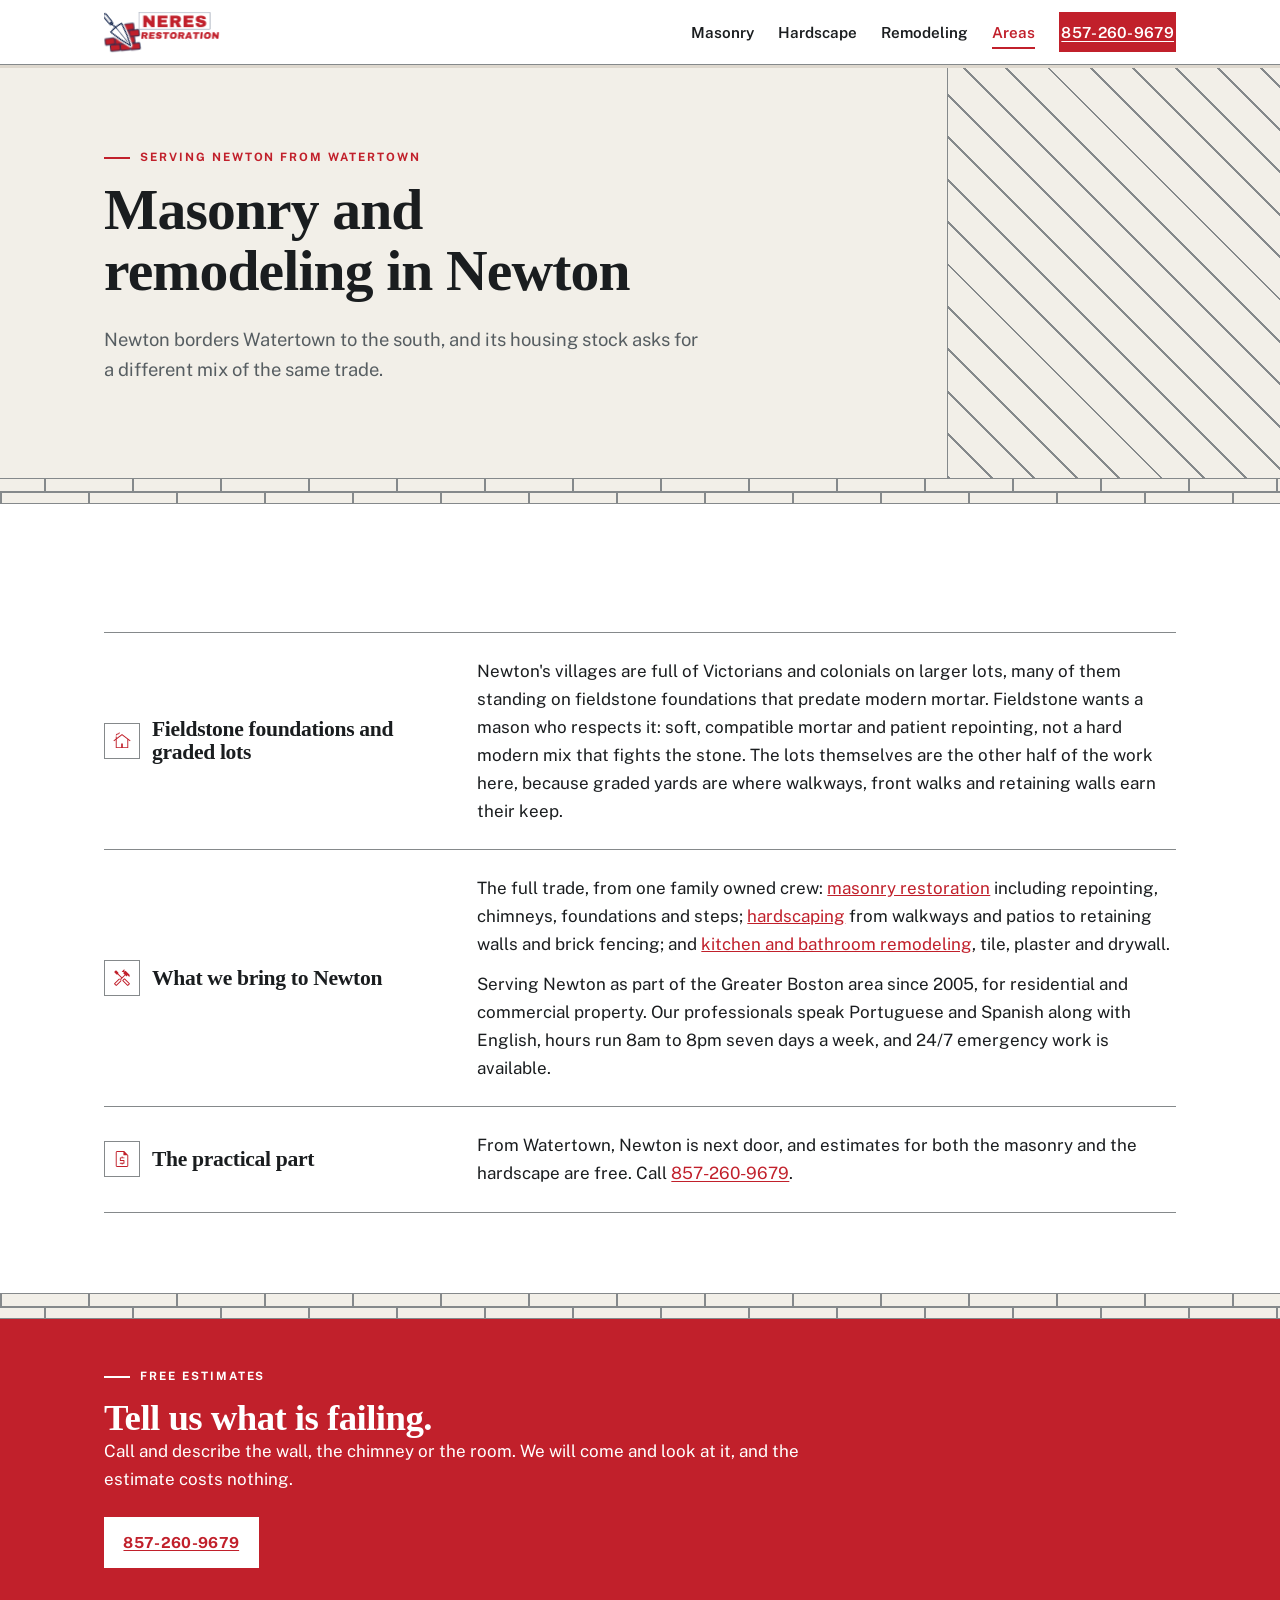
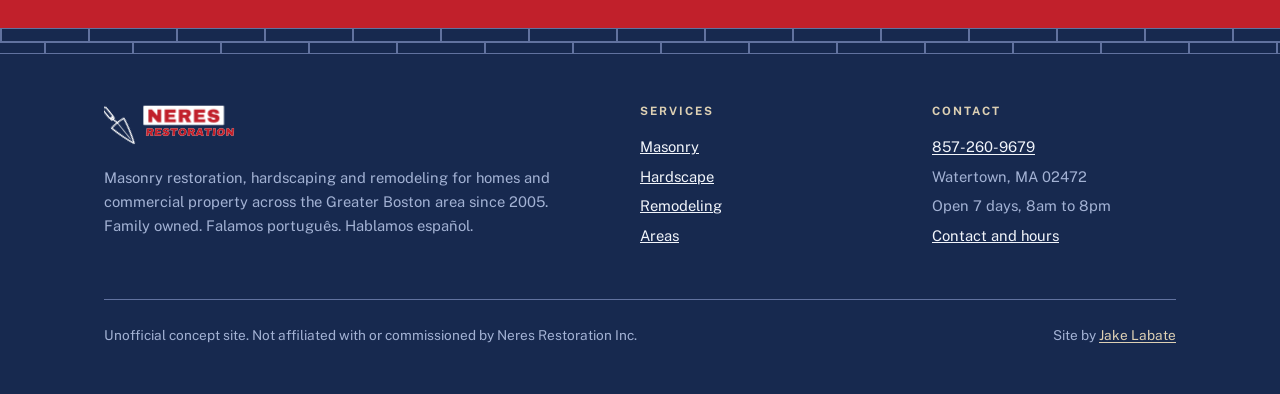
<file: newton.html>
<!DOCTYPE html>
<html lang="en">
<head>
<meta charset="utf-8">
<meta name="viewport" content="width=device-width, initial-scale=1">
<meta name="robots" content="noindex, nofollow">
<title>Masonry in Newton, MA | Neres Restoration</title>
<meta name="description" content="Fieldstone foundation repointing, chimneys, walkways and retaining walls across Newton, MA from Neres Restoration, based next door in Watertown.">
<link rel="canonical" href="https://jakelabate.github.io/neres-restoration/newton.html">
<meta property="og:type" content="website">
<meta property="og:site_name" content="Neres Restoration">
<meta property="og:locale" content="en_US">
<meta property="og:title" content="Masonry in Newton, MA | Neres Restoration">
<meta property="og:description" content="Fieldstone foundation repointing, chimneys, walkways and retaining walls across Newton, MA from Neres Restoration, based next door in Watertown.">
<meta property="og:url" content="https://jakelabate.github.io/neres-restoration/newton.html">
<meta property="og:image" content="https://jakelabate.github.io/neres-restoration/img/og/newton.png">
<meta property="og:image:width" content="1200">
<meta property="og:image:height" content="630">
<meta property="og:image:alt" content="Neres Restoration. Masonry in Newton, MA | Neres Restoration">
<meta name="twitter:card" content="summary_large_image">
<meta name="twitter:title" content="Masonry in Newton, MA | Neres Restoration">
<meta name="twitter:description" content="Fieldstone foundation repointing, chimneys, walkways and retaining walls across Newton, MA from Neres Restoration, based next door in Watertown.">
<meta name="twitter:image" content="https://jakelabate.github.io/neres-restoration/img/og/newton.png">
<link rel="icon" href="favicon.ico" sizes="any">
<link rel="apple-touch-icon" href="apple-touch-icon.png">
<link rel="stylesheet" href="fonts/fonts.css">
<link rel="preload" as="font" type="font/woff2" href="fonts/zilla-slab-latin-700-normal.woff2" crossorigin>
<link rel="preload" as="font" type="font/woff2" href="fonts/public-sans-latin-400-normal.woff2" crossorigin>
<script>try{if(!matchMedia('(prefers-reduced-motion: reduce)').matches)document.documentElement.classList.add('js-anim')}catch(e){}</script>
<style>
*,*::before,*::after{box-sizing:border-box}
:root{--paper:#ffffff;--mortar:#f2efe8;--ink:#1a1d1f;--muted:#565d61;--line:#85898b;--brand:#c1202b;--brand-ink:#ffffff;--slate:#17294f;--slate-ink:#f2f5fb;--slate-muted:#a3b2d4;--slate-line:#61729f;--buff:#ddd0b4;--track:#ded8ce;
--s1:12px;--s2:24px;--s3:48px;--s4:80px;--nav-h:64px;
--display:'Zilla Slab','Zilla Slab Fallback',Georgia,serif;
--body:'Public Sans','Public Sans Fallback',Arial,sans-serif;
}
html{-webkit-text-size-adjust:100%}
body{margin:0;background:var(--paper);color:var(--ink);font-family:var(--body);
     font-size:1.0625rem;line-height:1.65;overflow-wrap:break-word}
.grid > *,[class*="grid"] > *{min-width:0}
img,svg,video,canvas,iframe{max-width:100%}
@media (max-width:700px){[class*="grid"]{grid-template-columns:1fr}}
a[href^="http"],code,.url{overflow-wrap:anywhere}
p,li,blockquote,figcaption,address{max-width:72ch}

h1,h2,h3{font-family:var(--display);font-weight:700;line-height:1.06;
         letter-spacing:-.015em;margin:0}
h1{font-size:clamp(2.15rem,5.4vw,3.6rem)}
h2{font-size:clamp(1.55rem,3.3vw,2.3rem)}
h3{font-size:1.2rem;font-weight:600;letter-spacing:-.005em}
p{margin:0 0 var(--s1)}
ul{margin:0;padding:0 0 0 1.1em}
a{color:var(--brand)}
a[href^="tel:"],a[href^="mailto:"]{text-decoration:underline;text-underline-offset:2px}
:focus-visible{outline:3px solid var(--brand);outline-offset:2px}

.wrap{max-width:1120px;margin:0 auto;padding:0 var(--s2)}
.eyebrow{font-family:var(--body);font-weight:700;font-size:.72rem;letter-spacing:.17em;
         text-transform:uppercase;color:var(--brand);margin:0 0 var(--s1)}
.eyebrow::before{content:"";display:inline-block;width:26px;height:2px;background:var(--brand);
                 vertical-align:middle;margin-right:10px}
.dark .eyebrow::before,.cta .eyebrow::before{background:var(--buff)}
.cta .eyebrow::before{background:var(--brand-ink)}
.hero .eyebrow::before{display:none}
.mi{width:1em;height:1em;fill:currentColor;flex:none;display:inline-block}
.chip{display:inline-grid;place-items:center;width:36px;height:36px;flex:none;
      border:1px solid var(--line);background:var(--paper);color:var(--brand);font-size:20px}
.dark .chip{border-color:var(--slate-line);background:var(--slate);color:var(--buff)}
.lede{font-size:1.15rem;color:var(--muted);max-width:60ch}
.skip{position:absolute;left:-9999px}
.skip:focus{position:static;display:inline-block;padding:var(--s1);background:var(--brand);color:var(--brand-ink)}

/* ------------------------------------------------------------------ nav */
.site-nav{position:sticky;top:0;z-index:60;background:var(--paper);
          border-bottom:1px solid var(--line);transition:box-shadow .18s ease}
.site-nav.is-stuck{box-shadow:0 6px 18px rgba(0,0,0,.07)}
.site-nav .row{display:flex;align-items:center;justify-content:space-between;
               gap:var(--s2);min-height:var(--nav-h)}
.brand{display:flex;align-items:center;text-decoration:none;color:var(--ink)}
.brand svg{height:46px;width:auto;display:block}
footer .f-lockup{margin-bottom:var(--s1)}
footer .f-lockup svg{height:52px}
.brand-mark{font-family:var(--display);font-weight:700;font-size:1.35rem;letter-spacing:.06em}
.brand-sub{font-family:var(--body);font-weight:600;font-size:.66rem;letter-spacing:.19em;
           text-transform:uppercase;color:var(--muted)}
.site-nav > .row > nav ul{display:flex;align-items:center;gap:var(--s2);
                          list-style:none;margin:0;padding:0}
.site-nav > .row > nav a{color:var(--ink);text-decoration:none;font-weight:600;
                         font-size:.95rem;padding:.4em 0;border-bottom:2px solid transparent}
.site-nav > .row > nav a:hover{border-bottom-color:var(--brand)}
.site-nav > .row > nav a[aria-current="page"]{border-bottom-color:var(--brand);color:var(--brand)}
.site-nav > .row > nav a.btn{color:var(--brand-ink);border-bottom:0;
                             text-decoration:underline;text-underline-offset:3px}
.site-nav > .row > nav a.btn:hover{border-bottom:0;background:var(--paper);color:var(--brand)}
.burger{display:none;flex-direction:column;justify-content:center;gap:5px;width:44px;height:44px;
        padding:0;background:none;border:1px solid var(--line);cursor:pointer}
.burger span{display:block;height:2px;width:22px;margin:0 auto;background:var(--ink)}
@media (max-width:820px){
  .burger{display:flex}
  .site-nav > .row > nav{display:none}
  .site-nav.is-open > .row > nav{display:block;position:absolute;left:0;right:0;top:var(--nav-h);
    background:var(--paper);border-bottom:1px solid var(--line);padding:var(--s1) var(--s2) var(--s2)}
  .site-nav.is-open > .row > nav ul{flex-direction:column;align-items:flex-start;gap:var(--s1)}
  .site-nav .row{position:relative}
}

.progress{position:sticky;top:var(--nav-h);z-index:59;height:3px;background:var(--track);overflow:hidden}
.progress > span{display:block;height:100%;background:var(--brand);
                 transform:scaleX(0);transform-origin:0 50%;will-change:transform;transition:none}

/* ------------------------------------------------------------------ buttons */
.btn{display:inline-block;font-family:var(--body);font-weight:700;font-size:.95rem;
     letter-spacing:.02em;padding:.72em 1.15em;background:var(--brand);color:var(--brand-ink);
     text-decoration:underline;text-underline-offset:3px;border:2px solid var(--brand)}
.btn:hover{background:var(--paper);color:var(--brand)}
.btn-ghost{background:transparent;color:var(--slate-ink);border-color:var(--slate-line);
           text-decoration:none}
.btn-ghost:hover{background:var(--slate-ink);color:var(--slate)}
.actions{display:flex;flex-wrap:wrap;gap:var(--s1);margin-top:var(--s2)}

/* ------------------------------------------------------------------ course bands */
.course{height:26px;background-color:var(--mortar);
  background-image:
    linear-gradient(to bottom,transparent 0 12px,var(--line) 12px 14px,transparent 14px 26px),
    repeating-linear-gradient(to right,var(--line) 0 2px,transparent 2px 88px),
    repeating-linear-gradient(to right,var(--line) 0 2px,transparent 2px 88px);
  background-size:100% 26px,88px 12px,88px 12px;
  background-position:0 0,0 0,44px 14px;background-repeat:repeat-x;
  border-top:1px solid var(--line);border-bottom:1px solid var(--line)}
.course--b{background-position:0 0,44px 0,0 14px}
.course--dark{background-color:var(--slate);
  background-image:
    linear-gradient(to bottom,transparent 0 12px,var(--slate-line) 12px 14px,transparent 14px 26px),
    repeating-linear-gradient(to right,var(--slate-line) 0 2px,transparent 2px 88px),
    repeating-linear-gradient(to right,var(--slate-line) 0 2px,transparent 2px 88px);
  border-color:var(--slate-line)}

/* -------------------------------------------------- hero wall + side panels */
.hero{position:relative;overflow:hidden}
.hero .wrap{position:relative;z-index:1}
.elevation{position:absolute;top:0;right:0;bottom:0;width:26%;pointer-events:none;
           display:flex;flex-direction:column;border-left:1px solid var(--slate-line)}
.brick{height:26px;flex:none;background-color:var(--slate);
       background-image:
         linear-gradient(to bottom,transparent 0 24px,var(--slate-line) 24px 26px),
         repeating-linear-gradient(to right,var(--slate-line) 0 2px,transparent 2px 64px);
       background-size:100% 26px,64px 26px}
.brick--b{background-position:0 0,32px 0}
.repoint{position:absolute;inset:0;display:flex;flex-direction:column;
         clip-path:polygon(46% 0,100% 0,100% 100%,62% 100%);
         animation:repoint 2s .4s ease-out both}
.repoint .brick{background-color:var(--slate);
  background-image:
    linear-gradient(to bottom,transparent 0 24px,var(--buff) 24px 26px),
    repeating-linear-gradient(to right,var(--buff) 0 2px,transparent 2px 64px)}
@keyframes repoint{
  from{clip-path:polygon(96% 0,100% 0,100% 100%,99% 100%)}
  to{clip-path:polygon(46% 0,100% 0,100% 100%,62% 100%)}}
@media (max-width:1080px){.elevation{display:none}}
@media (min-width:1081px){.hero .wrap{padding-right:calc(26% + var(--s3))}}

.panel{position:absolute;top:0;right:0;bottom:0;width:26%;pointer-events:none;
       border-left:1px solid var(--line);background-color:var(--mortar)}
.panel--bond{display:flex;flex-direction:column}
.panel--bond .brick{background-color:var(--mortar);
  background-image:
    linear-gradient(to bottom,transparent 0 24px,var(--line) 24px 26px),
    repeating-linear-gradient(to right,var(--line) 0 2px,transparent 2px 64px)}
.panel--pavers{background-image:
    repeating-linear-gradient(to bottom,var(--line) 0 2px,transparent 2px 96px),
    repeating-linear-gradient(to right,var(--line) 0 2px,transparent 2px 34px)}
.panel--survey{background-image:
    repeating-linear-gradient(45deg,var(--line) 0 2px,transparent 2px 30px)}
.panel--tile{background-image:
    repeating-linear-gradient(to bottom,var(--line) 0 2px,transparent 2px 72px),
    repeating-linear-gradient(to right,var(--line) 0 2px,transparent 2px 72px)}
.band{position:relative;overflow:hidden}
.band .wrap{position:relative;z-index:1}
@media (max-width:1080px){.panel{display:none}}
@media (min-width:1081px){.band .wrap{padding-right:calc(26% + var(--s3))}}

/* ------------------------------------------------------------------ sections */
section{padding:var(--s4) 0}
.compact{padding:var(--s3) 0}
.tinted{background:var(--mortar)}
.dark{background:var(--slate);color:var(--slate-ink)}
.dark h1,.dark h2,.dark h3{color:var(--slate-ink)}
.dark .eyebrow{color:var(--buff)}
.dark .lede,.dark .sub{color:var(--slate-muted)}
.dark a{color:var(--slate-ink)}

.hero .rule{display:block;width:64px;height:9px;background:var(--brand);margin:0 0 var(--s2)}
.hero h1{max-width:16ch}
.hero .lede{margin-top:var(--s2)}
.facts{list-style:none;padding:var(--s2) 0 0;margin:var(--s3) 0 0;display:grid;gap:var(--s1);
       grid-template-columns:repeat(4,1fr);border-top:1px solid var(--slate-line)}
.facts li{font-size:.9rem;color:var(--slate-muted);max-width:none}
.facts b{display:block;font-family:var(--display);font-weight:600;font-size:1.02rem;
         color:var(--slate-ink);letter-spacing:-.01em}
.facts .mi{color:var(--buff);width:1.05em;height:1.05em;vertical-align:-3px;margin-right:.45em}
@media (max-width:820px){.facts{grid-template-columns:repeat(2,1fr)}}

.head{max-width:60ch}
.head .lede{margin-top:var(--s2)}

.cardgrid{display:grid;gap:var(--s2);grid-template-columns:repeat(3,1fr);margin-top:var(--s3)}
.card{background:var(--paper);border:1px solid var(--line);border-top:7px solid var(--brand);
      padding:var(--s2);display:flex;flex-direction:column}
.card h3{margin-bottom:var(--s1)}
.card .chip{margin-bottom:var(--s1)}
.card .since{font-size:.85rem;color:var(--muted);margin-bottom:var(--s1)}
.card ul{list-style:none;padding:0;margin:0 0 var(--s2);font-size:.95rem;color:var(--muted)}
.card li{padding:.3em 0;border-bottom:1px solid var(--line)}
.card li:last-child{border-bottom:0}
.card .go{margin-top:auto;font-weight:700;font-size:.95rem;text-decoration:none;
          border-bottom:2px solid var(--brand);align-self:flex-start;padding-bottom:2px}
.go .mi{vertical-align:-3px;margin-left:.35em}
@media (max-width:900px){.cardgrid{grid-template-columns:1fr}}

.stack{margin-top:var(--s3);border-top:1px solid var(--line)}
.item{display:grid;grid-template-columns:1fr 2fr;gap:var(--s2);
      padding:var(--s2) 0;border-bottom:1px solid var(--line)}
.item h2{font-size:1.35rem;display:flex;align-items:center;gap:12px}
.item p:last-child{margin-bottom:0}
@media (max-width:820px){.item{grid-template-columns:1fr;gap:var(--s1)}}

.why{list-style:none;padding:0;margin:var(--s3) 0 0;display:grid;gap:var(--s2);
     grid-template-columns:repeat(3,1fr)}
.why li{max-width:none;border-left:4px solid var(--brand);padding-left:var(--s2)}
.why b{display:block;font-family:var(--display);font-weight:600;font-size:1.1rem}
.why .mi{color:var(--brand);width:1.05em;height:1.05em;vertical-align:-3px;margin-right:.45em}
.why span{font-size:.95rem;color:var(--muted)}
@media (max-width:820px){.why{grid-template-columns:1fr}}

/* ------------------------------------------------------------------ steps */
.steps{list-style:none;margin:var(--s3) 0 0;padding:0;display:grid;gap:var(--s2);
       grid-template-columns:repeat(4,1fr)}
.steps li{position:relative;max-width:none}
.steps li::before{content:"";position:absolute;top:18px;left:44px;
                  right:calc(-1 * var(--s2));height:1px;background:var(--line)}
.steps li:last-child::before{display:none}
.steps b{display:block;font-family:var(--display);font-weight:600;font-size:1.1rem;
         margin:.7em 0 .2em}
.steps span{font-size:.92rem;color:var(--muted)}
@media (max-width:820px){
  .steps{grid-template-columns:1fr 1fr}
  .steps li:nth-child(2)::before{display:none}
}
@media (max-width:520px){
  .steps{grid-template-columns:1fr}
  .steps li::before{display:none}
}

/* ------------------------------------------------------------------ diagram */
.diagram{margin-top:var(--s3);border:1px solid var(--line);background:var(--paper);
         padding:var(--s2)}
.diagram svg{display:block;height:auto;width:100%}
.diagram figcaption{font-size:.88rem;color:var(--muted);margin-top:var(--s1)}
.dg-brick{fill:var(--mortar);stroke:var(--ink);stroke-width:2}
.dg-old{fill:var(--paper);stroke:var(--line);stroke-width:2}
.dg-crack{stroke:var(--line);stroke-width:2;fill:none}
.dg-new{fill:var(--buff);stroke:var(--ink);stroke-width:2}
.dg-mem{fill:var(--brand);stroke:var(--ink);stroke-width:2}
.dg-lead{stroke:var(--muted);stroke-width:1.5;fill:none}
.dg-dim{stroke:var(--brand);stroke-width:2;fill:none}
.dg-label{font-family:var(--body);font-size:15px;fill:var(--ink)}
.dg-sub{font-family:var(--body);font-size:13px;fill:var(--muted)}
.dg-tag{font-family:var(--body);font-size:12px;font-weight:700;letter-spacing:.14em;
        fill:var(--brand)}
@media (max-width:700px){
  .dg-label,.dg-sub,.dg-tag,.dg-lead,.dg-dim{display:none}
  .diagram{padding:var(--s1)}
}

/* ------------------------------------------------------------------ faq */
.faq{margin-top:var(--s3);border-top:1px solid var(--line)}
.faq details{border-bottom:1px solid var(--line)}
.faq summary{display:flex;justify-content:space-between;align-items:center;gap:var(--s2);
             padding:var(--s2) 0;cursor:pointer;font-family:var(--display);font-weight:600;
             font-size:1.15rem;list-style:none}
.faq summary::-webkit-details-marker{display:none}
.faq summary::after{content:"+";flex:none;width:28px;height:28px;border:1px solid var(--line);
                    display:grid;place-items:center;font-family:var(--body);font-weight:400;
                    font-size:1.1rem;color:var(--brand);transition:transform .18s ease}
.faq details[open] summary::after{transform:rotate(45deg)}
.faq .a{padding:0 0 var(--s2);color:var(--muted);max-width:64ch}
.faq .a p{margin:0 0 var(--s1)}
.faq .a p:last-child{margin:0}

/* ------------------------------------------------------------------ reviews gap */
.gap{margin-top:var(--s3);border:1px dashed var(--line);padding:var(--s2);max-width:64ch}
.gap h3{margin-bottom:var(--s1)}
.gap p{color:var(--muted);margin:0 0 var(--s1)}
.gap p:last-child{margin:0}

/* ------------------------------------------------------------------ contact */
.contact{display:grid;grid-template-columns:1fr 1fr;gap:var(--s4);margin-top:var(--s3)}
.contact .mi{color:var(--buff);width:1.05em;height:1.05em;vertical-align:-3px;margin-right:.4em}
@media (max-width:820px){.contact{grid-template-columns:1fr;gap:var(--s3)}}
.bignum{font-family:var(--display);font-weight:700;font-size:clamp(1.9rem,4.6vw,2.9rem);
        letter-spacing:-.02em;display:inline-block;color:var(--slate-ink)}
table.hours{border-collapse:collapse;width:100%;max-width:420px;font-size:.95rem}
table.hours caption{text-align:left;padding-bottom:.5em}
table.hours th,table.hours td{text-align:left;padding:.45em .6em;
                              border-bottom:1px solid var(--slate-line);font-weight:400}
table.hours th{font-weight:600;color:var(--slate-ink)}
table.hours td{color:var(--slate-muted)}
.is-today th{box-shadow:inset 4px 0 0 var(--buff)}
.is-today th,.is-today td{color:var(--slate-ink);font-weight:600}
.today-tag{margin-left:.5em;font-size:.7rem;letter-spacing:.08em;text-transform:uppercase;
           color:var(--buff)}

.cta{background:var(--brand);color:var(--brand-ink)}
.cta h2{font-family:var(--display);color:var(--brand-ink)}
.cta p{color:var(--brand-ink)}
.cta a{color:var(--brand-ink)}
.cta .eyebrow{color:var(--brand-ink)}
.cta .btn{background:var(--paper);color:var(--brand);border-color:var(--paper)}
.cta .btn:hover{background:var(--brand);color:var(--brand-ink);border-color:var(--paper)}

footer{background:var(--slate);color:var(--slate-muted);padding:var(--s3) 0;font-size:.92rem}
footer .cols{display:grid;grid-template-columns:2fr 1fr 1fr;gap:var(--s3);margin-bottom:var(--s3)}
@media (max-width:820px){footer .cols{grid-template-columns:1fr;gap:var(--s2)}}
footer h4{font-family:var(--body);font-weight:700;font-size:.72rem;letter-spacing:.17em;
          text-transform:uppercase;color:var(--buff);margin:0 0 var(--s1)}
footer ul{list-style:none;padding:0}
footer li{padding:.18em 0}
footer a{color:var(--slate-ink)}
footer .brand-mark{color:var(--slate-ink)}
footer .brand-sub{color:var(--slate-muted)}
footer .legal{border-top:1px solid var(--slate-line);padding-top:var(--s2);
              display:flex;flex-wrap:wrap;gap:var(--s1) var(--s2);justify-content:space-between}
footer .legal p{margin:0;font-size:.85rem;color:var(--slate-muted)}
.credit a{color:var(--buff);text-decoration:underline;text-underline-offset:2px}

/* ------------------------------------------------------------------ reveals */
.js-anim .rv{opacity:0;transform:translateY(14px);
             transition:opacity .55s ease,transform .55s ease}
.js-anim .rv.in{opacity:1;transform:none}

@media (prefers-reduced-motion:reduce){*{animation:none!important;transition:none!important}}
</style>
<script type="application/ld+json">
{
  "@context": "https://schema.org",
  "@graph": [
    {
      "@type": "WebSite",
      "@id": "https://jakelabate.github.io/neres-restoration/#website",
      "url": "https://jakelabate.github.io/neres-restoration/",
      "name": "Neres Restoration",
      "inLanguage": "en",
      "publisher": {
        "@id": "https://jakelabate.github.io/neres-restoration/#org"
      }
    },
    {
      "@type": "WebPage",
      "@id": "https://jakelabate.github.io/neres-restoration/newton.html#webpage",
      "url": "https://jakelabate.github.io/neres-restoration/newton.html",
      "name": "Masonry in Newton, MA | Neres Restoration",
      "description": "Fieldstone foundation repointing, chimneys, walkways and retaining walls across Newton, MA from Neres Restoration, based next door in Watertown.",
      "isPartOf": {
        "@id": "https://jakelabate.github.io/neres-restoration/#website"
      },
      "about": {
        "@id": "https://jakelabate.github.io/neres-restoration/#org"
      },
      "primaryImageOfPage": "https://jakelabate.github.io/neres-restoration/img/og/newton.png",
      "breadcrumb": {
        "@id": "https://jakelabate.github.io/neres-restoration/newton.html#crumbs"
      }
    },
    {
      "@type": "GeneralContractor",
      "@id": "https://jakelabate.github.io/neres-restoration/#org",
      "name": "Neres Restoration Inc",
      "alternateName": "Neres Restoration",
      "url": "https://jakelabate.github.io/neres-restoration/",
      "description": "Family owned masonry and restoration contractor serving the Greater Boston area since 2005. Repointing and tuckpointing of brick, stone and block, chimneys, fireplaces, foundations, steps, stucco, gutters, patios, walkways, retaining walls, and kitchen and bathroom remodeling.",
      "telephone": "+1-857-260-9679",
      "foundingDate": "2005",
      "image": "https://jakelabate.github.io/neres-restoration/img/og/index.png",
      "logo": "https://jakelabate.github.io/neres-restoration/apple-touch-icon.png",
      "address": {
        "@type": "PostalAddress",
        "addressLocality": "Watertown",
        "addressRegion": "MA",
        "postalCode": "02472",
        "addressCountry": "US"
      },
      "areaServed": {
        "@type": "AdministrativeArea",
        "name": "Greater Boston, Massachusetts"
      },
      "knowsLanguage": [
        "en",
        "pt",
        "es"
      ],
      "paymentAccepted": "Cash, Credit Card",
      "contactPoint": {
        "@type": "ContactPoint",
        "telephone": "+1-857-260-9679",
        "contactType": "customer service",
        "availableLanguage": [
          "English",
          "Portuguese",
          "Spanish"
        ]
      },
      "openingHoursSpecification": [
        {
          "@type": "OpeningHoursSpecification",
          "dayOfWeek": [
            "Monday",
            "Tuesday",
            "Wednesday",
            "Thursday",
            "Friday",
            "Saturday",
            "Sunday"
          ],
          "opens": "08:00",
          "closes": "20:00"
        }
      ],
      "sameAs": [
        "https://www.neresrestoration.com/",
        "https://www.yelp.com/biz/neres-restoration-watertown",
        "https://www.networx.com/c.neres-restoration-corp",
        "https://www.thebluebook.com/iProView/1398089/neres-restoration-inc/subcontractors/"
      ]
    },
    {
      "@type": "BreadcrumbList",
      "@id": "https://jakelabate.github.io/neres-restoration/newton.html#crumbs",
      "itemListElement": [
        {
          "@type": "ListItem",
          "position": 1,
          "name": "Home",
          "item": "https://jakelabate.github.io/neres-restoration/"
        },
        {
          "@type": "ListItem",
          "position": 2,
          "name": "Areas",
          "item": "https://jakelabate.github.io/neres-restoration/areas.html"
        },
        {
          "@type": "ListItem",
          "position": 3,
          "name": "Newton",
          "item": "https://jakelabate.github.io/neres-restoration/newton.html"
        }
      ]
    },
    {
      "@type": "Service",
      "@id": "https://jakelabate.github.io/neres-restoration/newton.html#service",
      "name": "Masonry restoration and remodeling in Newton",
      "provider": {
        "@id": "https://jakelabate.github.io/neres-restoration/#org"
      },
      "serviceType": [
        "Masonry restoration",
        "Hardscaping",
        "Remodeling"
      ],
      "areaServed": {
        "@type": "City",
        "name": "Newton",
        "containedInPlace": {
          "@type": "State",
          "name": "Massachusetts"
        }
      }
    }
  ]
}
</script>
</head>
<body>
<a class="skip" href="#main">Skip to content</a>
<header class="site-nav" data-nav>
  <div class="wrap row">
    <a class="brand" href="index.html" aria-label="Neres Restoration home">
      <svg xmlns="http://www.w3.org/2000/svg" viewBox="0 0 1150 420" role="img" aria-label="Neres Restoration"><g transform="translate(-8,28) scale(1.1) rotate(-4 170 180)"><mask id="tc17294f"><rect x="-40" y="-40" width="420" height="440" fill="#fff"/><g transform="translate(112,126) rotate(-35)" fill="#000" stroke="#000" stroke-width="32" stroke-linejoin="round" stroke-linecap="round"><path d="M-58 0 Q0 -12 58 0 Q36 106 0 190 Q-36 106 -58 0 Z"/><rect x="-21" y="-60" width="24" height="15" rx="6"/><rect x="-23.5" y="-152" width="29" height="95" rx="14.5"/><path d="M0 2 C0 -18 -9 -26 -9 -46" fill="none" stroke-width="46"/></g></mask><g mask="url(#tc17294f)"><g fill="var(--slate)" stroke="var(--slate)" stroke-width="13" stroke-linejoin="round"><rect x="222" y="268" width="74" height="46" rx="3" transform="rotate(-3 259.0 291.0)"/><rect x="139" y="268" width="74" height="46" rx="3" transform="rotate(-3 176.0 291.0)"/><rect x="56" y="268" width="74" height="46" rx="3" transform="rotate(-3 93.0 291.0)"/><rect x="182" y="213" width="74" height="46" rx="3" transform="rotate(-3 219.0 236.0)"/><rect x="99" y="213" width="74" height="46" rx="3" transform="rotate(-3 136.0 236.0)"/><rect x="16" y="213" width="74" height="46" rx="3" transform="rotate(-3 53.0 236.0)"/><rect x="222" y="158" width="74" height="46" rx="3" transform="rotate(-3 259.0 181.0)"/><rect x="139" y="158" width="74" height="46" rx="3" transform="rotate(-3 176.0 181.0)"/><rect x="182" y="103" width="74" height="46" rx="3" transform="rotate(-3 219.0 126.0)"/></g><g fill="var(--brand)"><rect x="222" y="268" width="74" height="46" rx="3" transform="rotate(-3 259.0 291.0)"/><rect x="139" y="268" width="74" height="46" rx="3" transform="rotate(-3 176.0 291.0)"/><rect x="56" y="268" width="74" height="46" rx="3" transform="rotate(-3 93.0 291.0)"/><rect x="182" y="213" width="74" height="46" rx="3" transform="rotate(-3 219.0 236.0)"/><rect x="99" y="213" width="74" height="46" rx="3" transform="rotate(-3 136.0 236.0)"/><rect x="16" y="213" width="74" height="46" rx="3" transform="rotate(-3 53.0 236.0)"/><rect x="222" y="158" width="74" height="46" rx="3" transform="rotate(-3 259.0 181.0)"/><rect x="139" y="158" width="74" height="46" rx="3" transform="rotate(-3 176.0 181.0)"/><rect x="182" y="103" width="74" height="46" rx="3" transform="rotate(-3 219.0 126.0)"/></g></g><g transform="translate(112,126) rotate(-35)" fill="none" stroke="var(--slate)" stroke-width="10" stroke-linejoin="round" stroke-linecap="round"><path d="M-58 0 Q0 -12 58 0 Q36 106 0 190 Q-36 106 -58 0 Z"/><path d="M0 2 C0 -18 -9 -26 -9 -46"/><rect x="-21" y="-60" width="24" height="15" rx="6"/><rect x="-23.5" y="-152" width="29" height="95" rx="14.5"/><path d="M0 10 L0 146" stroke-width="5"/></g></g><rect x="318" y="30" width="651" height="156" rx="6" fill="var(--paper)" stroke="var(--slate)" stroke-width="3"/><g transform="translate(348,164.0)"><g fill="var(--brand)"><path transform="translate(0.0,0) scale(0.15000,-0.15000)" d="M566 0 277 334V0H74V688H267L556 349V688H759V0Z"/><path transform="translate(130.9,0) scale(0.15000,-0.15000)" d="M74 688H669V523H295V428H615V270H295V165H676V0H74Z"/><path transform="translate(245.2,0) scale(0.15000,-0.15000)" d="M594 288 747 0H499L377 251H295V0H74V688H495Q569 688 621.5 659.5Q674 631 700.5 582.5Q727 534 727 477Q727 414 693.0 363.0Q659 312 594 288ZM440 531H295V404H440Q466 404 484.0 422.5Q502 441 502 468Q502 495 484.0 513.0Q466 531 440 531Z"/><path transform="translate(367.9,0) scale(0.15000,-0.15000)" d="M74 688H669V523H295V428H615V270H295V165H676V0H74Z"/><path transform="translate(482.2,0) scale(0.15000,-0.15000)" d="M667 488V476H460V480Q460 510 438.0 530.0Q416 550 371 550Q327 550 303.5 537.0Q280 524 280 505Q280 478 312.0 465.0Q344 452 415 438Q498 421 551.5 402.5Q605 384 645.0 342.0Q685 300 686 228Q686 106 603.5 47.0Q521 -12 383 -12Q222 -12 132.5 42.0Q43 96 43 233H252Q252 181 279.0 163.5Q306 146 363 146Q405 146 432.5 155.0Q460 164 460 192Q460 217 429.5 229.5Q399 242 330 256Q246 274 191.0 293.5Q136 313 95.0 358.0Q54 403 54 480Q54 593 141.5 646.5Q229 700 363 700Q495 700 580.0 646.5Q665 593 667 488Z"/></g></g><g transform="translate(334,272.0)"><g transform=" skewX(-5)"><g fill="var(--brand)"><path transform="translate(0.0,0) scale(0.08600,-0.08600)" d="M594 288 747 0H499L377 251H295V0H74V688H495Q569 688 621.5 659.5Q674 631 700.5 582.5Q727 534 727 477Q727 414 693.0 363.0Q659 312 594 288ZM440 531H295V404H440Q466 404 484.0 422.5Q502 441 502 468Q502 495 484.0 513.0Q466 531 440 531Z"/><path transform="translate(68.9,0) scale(0.08600,-0.08600)" d="M74 688H669V523H295V428H615V270H295V165H676V0H74Z"/><path transform="translate(133.0,0) scale(0.08600,-0.08600)" d="M667 488V476H460V480Q460 510 438.0 530.0Q416 550 371 550Q327 550 303.5 537.0Q280 524 280 505Q280 478 312.0 465.0Q344 452 415 438Q498 421 551.5 402.5Q605 384 645.0 342.0Q685 300 686 228Q686 106 603.5 47.0Q521 -12 383 -12Q222 -12 132.5 42.0Q43 96 43 233H252Q252 181 279.0 163.5Q306 146 363 146Q405 146 432.5 155.0Q460 164 460 192Q460 217 429.5 229.5Q399 242 330 256Q246 274 191.0 293.5Q136 313 95.0 358.0Q54 403 54 480Q54 593 141.5 646.5Q229 700 363 700Q495 700 580.0 646.5Q665 593 667 488Z"/><path transform="translate(197.1,0) scale(0.08600,-0.08600)" d="M470 512V0H249V512H23V688H695V512Z"/><path transform="translate(261.2,0) scale(0.08600,-0.08600)" d="M788 344Q788 170 691.0 79.0Q594 -12 416 -12Q238 -12 141.5 78.5Q45 169 45 344Q45 519 141.5 609.5Q238 700 416 700Q594 700 691.0 609.0Q788 518 788 344ZM271 376V312Q271 239 308.0 196.0Q345 153 416 153Q487 153 524.5 196.0Q562 239 562 312V376Q562 449 524.5 492.0Q487 535 416 535Q345 535 308.0 492.0Q271 449 271 376Z"/><path transform="translate(334.8,0) scale(0.08600,-0.08600)" d="M594 288 747 0H499L377 251H295V0H74V688H495Q569 688 621.5 659.5Q674 631 700.5 582.5Q727 534 727 477Q727 414 693.0 363.0Q659 312 594 288ZM440 531H295V404H440Q466 404 484.0 422.5Q502 441 502 468Q502 495 484.0 513.0Q466 531 440 531Z"/><path transform="translate(403.7,0) scale(0.08600,-0.08600)" d="M535 0 506 97H265L236 0H10L261 688H518L769 0ZM311 251H460L388 496H384Z"/><path transform="translate(472.6,0) scale(0.08600,-0.08600)" d="M470 512V0H249V512H23V688H695V512Z"/><path transform="translate(536.7,0) scale(0.08600,-0.08600)" d="M84 0V688H305V0Z"/><path transform="translate(572.2,0) scale(0.08600,-0.08600)" d="M788 344Q788 170 691.0 79.0Q594 -12 416 -12Q238 -12 141.5 78.5Q45 169 45 344Q45 519 141.5 609.5Q238 700 416 700Q594 700 691.0 609.0Q788 518 788 344ZM271 376V312Q271 239 308.0 196.0Q345 153 416 153Q487 153 524.5 196.0Q562 239 562 312V376Q562 449 524.5 492.0Q487 535 416 535Q345 535 308.0 492.0Q271 449 271 376Z"/><path transform="translate(645.8,0) scale(0.08600,-0.08600)" d="M566 0 277 334V0H74V688H267L556 349V688H759V0Z"/></g></g></g></svg>
    </a>
    <button class="burger" data-menu-toggle aria-expanded="false" aria-controls="menu"
            aria-label="Menu"><span></span><span></span><span></span></button>
    <nav id="menu" data-menu aria-label="Primary"><ul><li><a href="masonry.html">Masonry</a></li><li><a href="hardscaping.html">Hardscape</a></li><li><a href="remodeling.html">Remodeling</a></li><li><a href="areas.html" aria-current="page">Areas</a></li><li><a class="btn" href="tel:+18572609679">857-260-9679</a></li></ul></nav>
  </div>
</header>
<div class="progress" data-progress role="progressbar" aria-label="Page scroll progress"
     aria-valuemin="0" aria-valuemax="100"><span></span></div>
<main id="main">
<section class="tinted band">
  <div class="panel panel--survey" data-bleed aria-hidden="true"></div>
  <div class="wrap">
    <div class="head">
      <p class="eyebrow">Serving Newton from Watertown</p>
      <h1>Masonry and remodeling in Newton</h1>
      <p class="lede">Newton borders Watertown to the south, and its housing stock asks for a different mix of the same trade.</p>
    </div>
  </div>
</section>
<div class="course course--b" data-bleed></div>
<section>
  <div class="wrap">
    <div class="stack">
      <div class="item rv">
        <h2><span class="chip"><svg class="mi" viewBox="0 -960 960 960" aria-hidden="true" focusable="false"><path d="M180-140v-389.46l-83.61 64-27.16-36.08L180-586v-107.46h45.39v72.23L480-815l410.77 314.08-27.16 35.46-83.61-64V-140H180Zm45.39-45.39h214.22v-175.38h80.78v175.38h214.22v-378.53L480-758.08 225.39-563.92v378.53ZM180-744.61q0-40.23 27.32-68.39 27.33-28.15 69.99-28.15 24.72 0 38.32-15.19 13.6-15.2 13.6-35.97h45.38q0 39.62-26.9 68.08-26.91 28.46-70.4 28.46-23.85 0-37.89 14.76-14.03 14.75-14.03 36.4H180Zm45.39 559.22h509.22-509.22Z"/></svg></span><span>Fieldstone foundations and graded lots</span></h2>
        <div><p>Newton's villages are full of Victorians and colonials on larger lots, many of them standing on fieldstone foundations that predate modern mortar. Fieldstone wants a mason who respects it: soft, compatible mortar and patient repointing, not a hard modern mix that fights the stone. The lots themselves are the other half of the work here, because graded yards are where walkways, front walks and retaining walls earn their keep.</p></div>
      </div>
      <div class="item rv">
        <h2><span class="chip"><svg class="mi" viewBox="0 -960 960 960" aria-hidden="true" focusable="false"><path d="M742.81-102.39q-4.81-2-9.43-6.61l-229.3-229.31q-4.62-4.61-6.81-9.42-2.19-4.81-2.19-10.62 0-5.8 2.19-10.61t6.81-9.43l75.77-75.76q4.61-4.62 9.42-6.81 4.81-2.19 10.61-2.19 5.81 0 10.62 2.19t9.81 6.81l229.3 229.3q4.62 4.62 6.62 9.43 2 4.8 2 10.8 0 6-2 10.81-2 4.81-6.62 9.42L773.85-109q-4.62 4.61-9.43 6.61t-10.81 2q-6 0-10.8-2Zm10.8-49.61 52.62-52.62-206.54-206.54-52.61 52.62L753.61-152Zm-559.34 49.61q-5.12-2-9.73-6.61l-75.15-74.77q-4.62-4.62-6.62-9.73-2-5.12-2-11.12 0-6 2-11t6.62-9.61l218.46-218.46h84.23L447.39-479 272.77-653.62h-57L101.92-767.46l89-89 113.85 113.85v57L479.38-511l128.47-128.46L532-715.31l50.61-50.61H480.77l-14.92-14.54 117.61-117.62L598-883.54v102.23l50.61-50.61 170.16 169.38q14.23 13.85 21.96 32.39t7.73 39q0 16.15-4.96 31.77-4.96 15.61-13.89 28.69l-83.46-83.46-56.38 56.38-49.69-49.69-196.39 196.38v84.39L225.62-109q-4.62 4.61-9.43 6.61-4.8 2-10.8 2-6 0-11.12-2Zm11.12-49.99 205.38-205.39v-52.62h-52.62L152.77-205l52.62 52.62Zm0 0L152.77-205l26.62 26 26 26.62Zm548.22.38 52.62-52.62L753.61-152Z"/></svg></span><span>What we bring to Newton</span></h2>
        <div>
          <p>The full trade, from one family owned crew:
             <a href="masonry.html">masonry restoration</a> including repointing,
             chimneys, foundations and steps;
             <a href="hardscaping.html">hardscaping</a> from walkways and patios to
             retaining walls and brick fencing; and
             <a href="remodeling.html">kitchen and bathroom remodeling</a>, tile,
             plaster and drywall.</p>
          <p>Serving Newton as part of the Greater Boston area since 2005, for
             residential and commercial property. Our professionals speak Portuguese
             and Spanish along with English, hours run 8am to 8pm seven days a week,
             and 24/7 emergency work is available.</p>
        </div>
      </div>
      <div class="item rv">
        <h2><span class="chip"><svg class="mi" viewBox="0 -960 960 960" aria-hidden="true" focusable="false"><path d="M464.23-215.62h45.39v-40h64.61q9.66 0 16.18-6.51 6.51-6.51 6.51-16.18v-127.31q0-9.66-6.51-16.17-6.52-6.52-16.18-6.52H422.31v-81.92h174.61v-45.38h-87.3v-40h-45.39v40h-64.61q-9.67 0-16.18 6.51-6.52 6.51-6.52 16.18v127.3q0 9.67 6.52 16.18 6.51 6.52 16.18 6.52h151.92V-301H376.92v45.38h87.31v40ZM237.69-100q-23.53 0-40.61-17.08T180-157.69v-644.62q0-23.53 17.08-40.61T237.69-860h347.54L780-665.23v507.54q0 23.53-17.08 40.61T722.31-100H237.69Zm310.23-559.85v-154.76H237.69q-4.61 0-8.46 3.84-3.84 3.85-3.84 8.46v644.62q0 4.61 3.84 8.46 3.85 3.84 8.46 3.84h484.62q4.61 0 8.46-3.84 3.84-3.85 3.84-8.46v-502.16H547.92ZM225.39-814.61v154.76-154.76 669.22-669.22Z"/></svg></span><span>The practical part</span></h2>
        <div><p>From Watertown, Newton is next door, and estimates for both the masonry and the hardscape are free. Call <a href="tel:+18572609679">857-260-9679</a>.</p></div>
      </div>
    </div>
  </div>
</section>
<div class="course" data-bleed></div>
<section class="cta compact">
  <div class="wrap">
    <p class="eyebrow">Free estimates</p>
    <h2>Tell us what is failing.</h2>
    <p>Call and describe the wall, the chimney or the room. We will come and look at it,
       and the estimate costs nothing.</p>
    <p class="actions"><a class="btn" href="tel:+18572609679">857-260-9679</a></p>
  </div>
</section>
</main>
<div class="course course--dark" data-bleed></div>
<footer>
  <div class="wrap">
    <div class="cols">
      <div>
        <div class="brand f-lockup"><svg xmlns="http://www.w3.org/2000/svg" viewBox="0 0 1150 420" role="img" aria-label="Neres Restoration"><g transform="translate(-8,28) scale(1.1) rotate(-4 170 180)"><mask id="tcffffff"><rect x="-40" y="-40" width="420" height="440" fill="#fff"/><g transform="translate(112,126) rotate(-35)" fill="#000" stroke="#000" stroke-width="32" stroke-linejoin="round" stroke-linecap="round"><path d="M-58 0 Q0 -12 58 0 Q36 106 0 190 Q-36 106 -58 0 Z"/><rect x="-21" y="-60" width="24" height="15" rx="6"/><rect x="-23.5" y="-152" width="29" height="95" rx="14.5"/><path d="M0 2 C0 -18 -9 -26 -9 -46" fill="none" stroke-width="46"/></g></mask><g mask="url(#tcffffff)"><g fill="var(--paper)" stroke="var(--paper)" stroke-width="13" stroke-linejoin="round"><rect x="222" y="268" width="74" height="46" rx="3" transform="rotate(-3 259.0 291.0)"/><rect x="139" y="268" width="74" height="46" rx="3" transform="rotate(-3 176.0 291.0)"/><rect x="56" y="268" width="74" height="46" rx="3" transform="rotate(-3 93.0 291.0)"/><rect x="182" y="213" width="74" height="46" rx="3" transform="rotate(-3 219.0 236.0)"/><rect x="99" y="213" width="74" height="46" rx="3" transform="rotate(-3 136.0 236.0)"/><rect x="16" y="213" width="74" height="46" rx="3" transform="rotate(-3 53.0 236.0)"/><rect x="222" y="158" width="74" height="46" rx="3" transform="rotate(-3 259.0 181.0)"/><rect x="139" y="158" width="74" height="46" rx="3" transform="rotate(-3 176.0 181.0)"/><rect x="182" y="103" width="74" height="46" rx="3" transform="rotate(-3 219.0 126.0)"/></g><g fill="var(--brand)"><rect x="222" y="268" width="74" height="46" rx="3" transform="rotate(-3 259.0 291.0)"/><rect x="139" y="268" width="74" height="46" rx="3" transform="rotate(-3 176.0 291.0)"/><rect x="56" y="268" width="74" height="46" rx="3" transform="rotate(-3 93.0 291.0)"/><rect x="182" y="213" width="74" height="46" rx="3" transform="rotate(-3 219.0 236.0)"/><rect x="99" y="213" width="74" height="46" rx="3" transform="rotate(-3 136.0 236.0)"/><rect x="16" y="213" width="74" height="46" rx="3" transform="rotate(-3 53.0 236.0)"/><rect x="222" y="158" width="74" height="46" rx="3" transform="rotate(-3 259.0 181.0)"/><rect x="139" y="158" width="74" height="46" rx="3" transform="rotate(-3 176.0 181.0)"/><rect x="182" y="103" width="74" height="46" rx="3" transform="rotate(-3 219.0 126.0)"/></g></g><g transform="translate(112,126) rotate(-35)" fill="none" stroke="var(--paper)" stroke-width="10" stroke-linejoin="round" stroke-linecap="round"><path d="M-58 0 Q0 -12 58 0 Q36 106 0 190 Q-36 106 -58 0 Z"/><path d="M0 2 C0 -18 -9 -26 -9 -46"/><rect x="-21" y="-60" width="24" height="15" rx="6"/><rect x="-23.5" y="-152" width="29" height="95" rx="14.5"/><path d="M0 10 L0 146" stroke-width="5"/></g></g><rect x="318" y="30" width="651" height="156" rx="6" fill="var(--paper)"/><g transform="translate(348,164.0)"><g fill="var(--brand)"><path transform="translate(0.0,0) scale(0.15000,-0.15000)" d="M566 0 277 334V0H74V688H267L556 349V688H759V0Z"/><path transform="translate(130.9,0) scale(0.15000,-0.15000)" d="M74 688H669V523H295V428H615V270H295V165H676V0H74Z"/><path transform="translate(245.2,0) scale(0.15000,-0.15000)" d="M594 288 747 0H499L377 251H295V0H74V688H495Q569 688 621.5 659.5Q674 631 700.5 582.5Q727 534 727 477Q727 414 693.0 363.0Q659 312 594 288ZM440 531H295V404H440Q466 404 484.0 422.5Q502 441 502 468Q502 495 484.0 513.0Q466 531 440 531Z"/><path transform="translate(367.9,0) scale(0.15000,-0.15000)" d="M74 688H669V523H295V428H615V270H295V165H676V0H74Z"/><path transform="translate(482.2,0) scale(0.15000,-0.15000)" d="M667 488V476H460V480Q460 510 438.0 530.0Q416 550 371 550Q327 550 303.5 537.0Q280 524 280 505Q280 478 312.0 465.0Q344 452 415 438Q498 421 551.5 402.5Q605 384 645.0 342.0Q685 300 686 228Q686 106 603.5 47.0Q521 -12 383 -12Q222 -12 132.5 42.0Q43 96 43 233H252Q252 181 279.0 163.5Q306 146 363 146Q405 146 432.5 155.0Q460 164 460 192Q460 217 429.5 229.5Q399 242 330 256Q246 274 191.0 293.5Q136 313 95.0 358.0Q54 403 54 480Q54 593 141.5 646.5Q229 700 363 700Q495 700 580.0 646.5Q665 593 667 488Z"/></g></g><g transform="translate(334,272.0)"><g transform=" skewX(-5)"><g fill="var(--paper)" stroke="var(--paper)" stroke-width="10" stroke-linejoin="round"><path transform="translate(0.0,0) scale(0.08600,-0.08600)" d="M594 288 747 0H499L377 251H295V0H74V688H495Q569 688 621.5 659.5Q674 631 700.5 582.5Q727 534 727 477Q727 414 693.0 363.0Q659 312 594 288ZM440 531H295V404H440Q466 404 484.0 422.5Q502 441 502 468Q502 495 484.0 513.0Q466 531 440 531Z"/><path transform="translate(68.9,0) scale(0.08600,-0.08600)" d="M74 688H669V523H295V428H615V270H295V165H676V0H74Z"/><path transform="translate(133.0,0) scale(0.08600,-0.08600)" d="M667 488V476H460V480Q460 510 438.0 530.0Q416 550 371 550Q327 550 303.5 537.0Q280 524 280 505Q280 478 312.0 465.0Q344 452 415 438Q498 421 551.5 402.5Q605 384 645.0 342.0Q685 300 686 228Q686 106 603.5 47.0Q521 -12 383 -12Q222 -12 132.5 42.0Q43 96 43 233H252Q252 181 279.0 163.5Q306 146 363 146Q405 146 432.5 155.0Q460 164 460 192Q460 217 429.5 229.5Q399 242 330 256Q246 274 191.0 293.5Q136 313 95.0 358.0Q54 403 54 480Q54 593 141.5 646.5Q229 700 363 700Q495 700 580.0 646.5Q665 593 667 488Z"/><path transform="translate(197.1,0) scale(0.08600,-0.08600)" d="M470 512V0H249V512H23V688H695V512Z"/><path transform="translate(261.2,0) scale(0.08600,-0.08600)" d="M788 344Q788 170 691.0 79.0Q594 -12 416 -12Q238 -12 141.5 78.5Q45 169 45 344Q45 519 141.5 609.5Q238 700 416 700Q594 700 691.0 609.0Q788 518 788 344ZM271 376V312Q271 239 308.0 196.0Q345 153 416 153Q487 153 524.5 196.0Q562 239 562 312V376Q562 449 524.5 492.0Q487 535 416 535Q345 535 308.0 492.0Q271 449 271 376Z"/><path transform="translate(334.8,0) scale(0.08600,-0.08600)" d="M594 288 747 0H499L377 251H295V0H74V688H495Q569 688 621.5 659.5Q674 631 700.5 582.5Q727 534 727 477Q727 414 693.0 363.0Q659 312 594 288ZM440 531H295V404H440Q466 404 484.0 422.5Q502 441 502 468Q502 495 484.0 513.0Q466 531 440 531Z"/><path transform="translate(403.7,0) scale(0.08600,-0.08600)" d="M535 0 506 97H265L236 0H10L261 688H518L769 0ZM311 251H460L388 496H384Z"/><path transform="translate(472.6,0) scale(0.08600,-0.08600)" d="M470 512V0H249V512H23V688H695V512Z"/><path transform="translate(536.7,0) scale(0.08600,-0.08600)" d="M84 0V688H305V0Z"/><path transform="translate(572.2,0) scale(0.08600,-0.08600)" d="M788 344Q788 170 691.0 79.0Q594 -12 416 -12Q238 -12 141.5 78.5Q45 169 45 344Q45 519 141.5 609.5Q238 700 416 700Q594 700 691.0 609.0Q788 518 788 344ZM271 376V312Q271 239 308.0 196.0Q345 153 416 153Q487 153 524.5 196.0Q562 239 562 312V376Q562 449 524.5 492.0Q487 535 416 535Q345 535 308.0 492.0Q271 449 271 376Z"/><path transform="translate(645.8,0) scale(0.08600,-0.08600)" d="M566 0 277 334V0H74V688H267L556 349V688H759V0Z"/></g><g fill="var(--brand)"><path transform="translate(0.0,0) scale(0.08600,-0.08600)" d="M594 288 747 0H499L377 251H295V0H74V688H495Q569 688 621.5 659.5Q674 631 700.5 582.5Q727 534 727 477Q727 414 693.0 363.0Q659 312 594 288ZM440 531H295V404H440Q466 404 484.0 422.5Q502 441 502 468Q502 495 484.0 513.0Q466 531 440 531Z"/><path transform="translate(68.9,0) scale(0.08600,-0.08600)" d="M74 688H669V523H295V428H615V270H295V165H676V0H74Z"/><path transform="translate(133.0,0) scale(0.08600,-0.08600)" d="M667 488V476H460V480Q460 510 438.0 530.0Q416 550 371 550Q327 550 303.5 537.0Q280 524 280 505Q280 478 312.0 465.0Q344 452 415 438Q498 421 551.5 402.5Q605 384 645.0 342.0Q685 300 686 228Q686 106 603.5 47.0Q521 -12 383 -12Q222 -12 132.5 42.0Q43 96 43 233H252Q252 181 279.0 163.5Q306 146 363 146Q405 146 432.5 155.0Q460 164 460 192Q460 217 429.5 229.5Q399 242 330 256Q246 274 191.0 293.5Q136 313 95.0 358.0Q54 403 54 480Q54 593 141.5 646.5Q229 700 363 700Q495 700 580.0 646.5Q665 593 667 488Z"/><path transform="translate(197.1,0) scale(0.08600,-0.08600)" d="M470 512V0H249V512H23V688H695V512Z"/><path transform="translate(261.2,0) scale(0.08600,-0.08600)" d="M788 344Q788 170 691.0 79.0Q594 -12 416 -12Q238 -12 141.5 78.5Q45 169 45 344Q45 519 141.5 609.5Q238 700 416 700Q594 700 691.0 609.0Q788 518 788 344ZM271 376V312Q271 239 308.0 196.0Q345 153 416 153Q487 153 524.5 196.0Q562 239 562 312V376Q562 449 524.5 492.0Q487 535 416 535Q345 535 308.0 492.0Q271 449 271 376Z"/><path transform="translate(334.8,0) scale(0.08600,-0.08600)" d="M594 288 747 0H499L377 251H295V0H74V688H495Q569 688 621.5 659.5Q674 631 700.5 582.5Q727 534 727 477Q727 414 693.0 363.0Q659 312 594 288ZM440 531H295V404H440Q466 404 484.0 422.5Q502 441 502 468Q502 495 484.0 513.0Q466 531 440 531Z"/><path transform="translate(403.7,0) scale(0.08600,-0.08600)" d="M535 0 506 97H265L236 0H10L261 688H518L769 0ZM311 251H460L388 496H384Z"/><path transform="translate(472.6,0) scale(0.08600,-0.08600)" d="M470 512V0H249V512H23V688H695V512Z"/><path transform="translate(536.7,0) scale(0.08600,-0.08600)" d="M84 0V688H305V0Z"/><path transform="translate(572.2,0) scale(0.08600,-0.08600)" d="M788 344Q788 170 691.0 79.0Q594 -12 416 -12Q238 -12 141.5 78.5Q45 169 45 344Q45 519 141.5 609.5Q238 700 416 700Q594 700 691.0 609.0Q788 518 788 344ZM271 376V312Q271 239 308.0 196.0Q345 153 416 153Q487 153 524.5 196.0Q562 239 562 312V376Q562 449 524.5 492.0Q487 535 416 535Q345 535 308.0 492.0Q271 449 271 376Z"/><path transform="translate(645.8,0) scale(0.08600,-0.08600)" d="M566 0 277 334V0H74V688H267L556 349V688H759V0Z"/></g></g></g></svg></div>
        <p>Masonry restoration, hardscaping and remodeling for homes and commercial
           property across the Greater Boston area since 2005. Family owned.
           <span lang="pt">Falamos portugu&ecirc;s.</span>
           <span lang="es">Hablamos espa&ntilde;ol.</span></p>
      </div>
      <div>
        <h4>Services</h4>
        <ul><li><a href="masonry.html">Masonry</a></li><li><a href="hardscaping.html">Hardscape</a></li><li><a href="remodeling.html">Remodeling</a></li><li><a href="areas.html">Areas</a></li></ul>
      </div>
      <div>
        <h4>Contact</h4>
        <ul>
          <li><a href="tel:+18572609679">857-260-9679</a></li>
          <li>Watertown, MA 02472</li>
          <li>Open 7 days, 8am to 8pm</li>
          <li><a href="index.html#contact">Contact and hours</a></li>
        </ul>
      </div>
    </div>
    <div class="legal">
      <p>Unofficial concept site. Not affiliated with or commissioned by Neres Restoration Inc.</p>
      <p class="credit">Site by <a href="https://www.jakelabate.com">Jake Labate</a></p>
    </div>
  </div>
</footer>
<script src="interactions.js" defer></script>
</body>
</html>
</file>
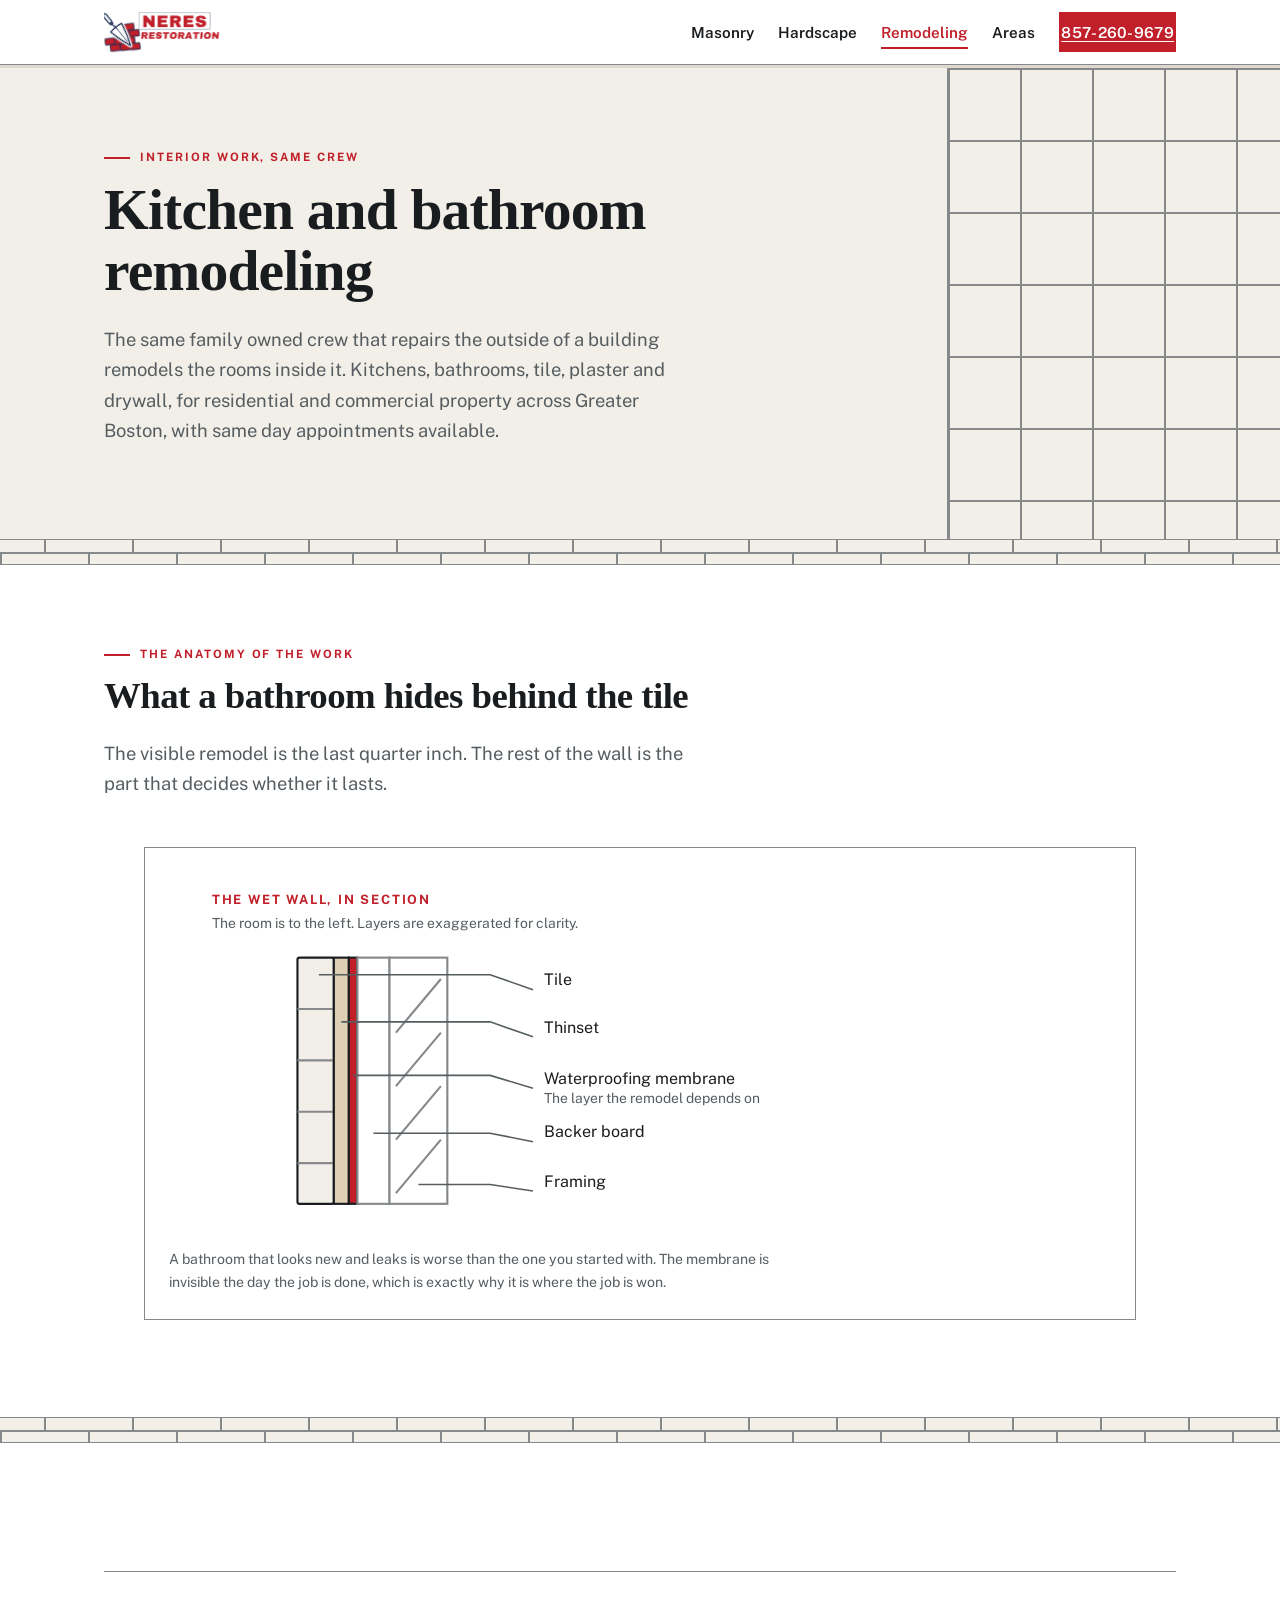
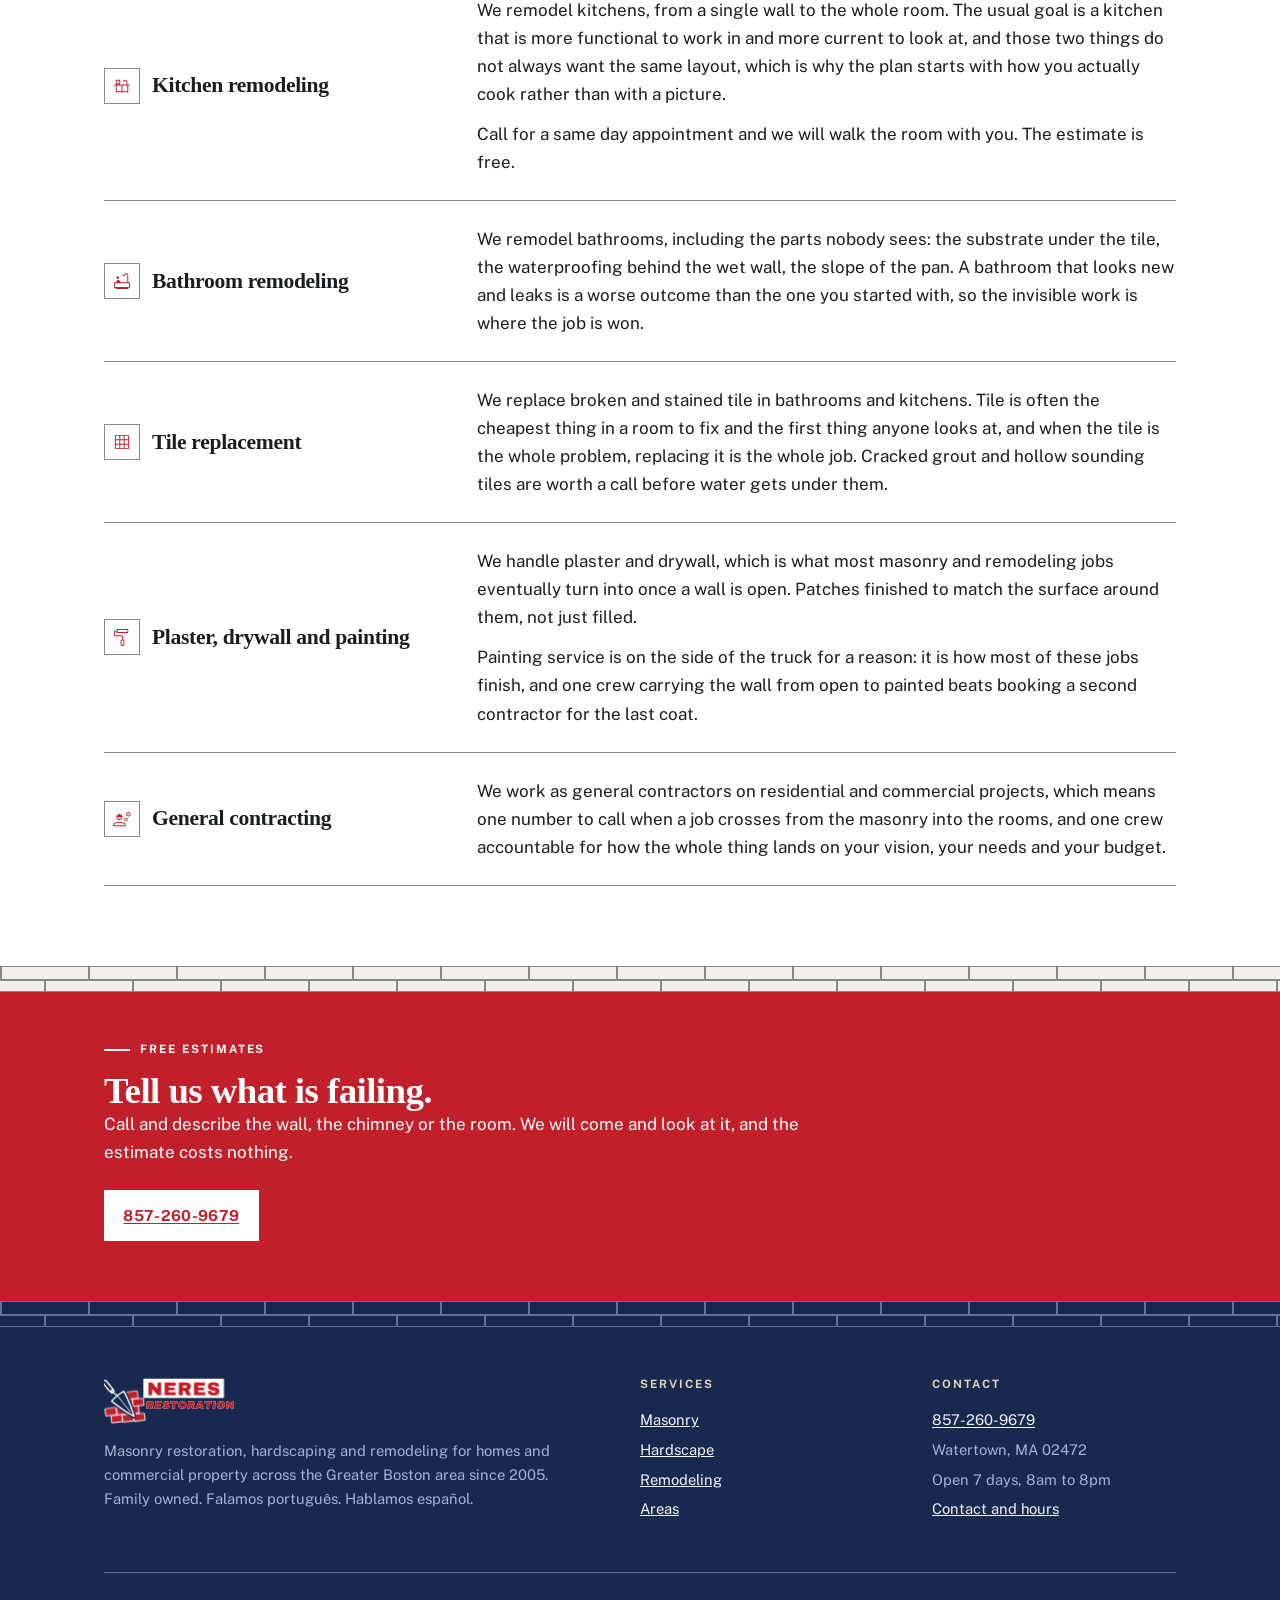
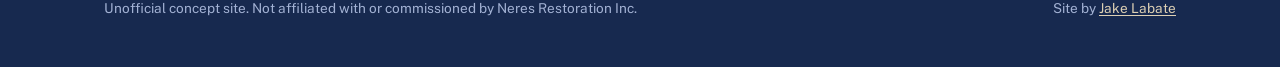
<file: remodeling.html>
<!DOCTYPE html>
<html lang="en">
<head>
<meta charset="utf-8">
<meta name="viewport" content="width=device-width, initial-scale=1">
<meta name="robots" content="noindex, nofollow">
<title>Kitchen and Bathroom Remodeling | Neres Restoration</title>
<meta name="description" content="Kitchen and bathroom remodeling, tile replacement, plaster and drywall from the family owned crew at Neres Restoration. Same day appointments in Greater Boston.">
<link rel="canonical" href="https://jakelabate.github.io/neres-restoration/remodeling.html">
<meta property="og:type" content="website">
<meta property="og:site_name" content="Neres Restoration">
<meta property="og:locale" content="en_US">
<meta property="og:title" content="Kitchen and Bathroom Remodeling | Neres Restoration">
<meta property="og:description" content="Kitchen and bathroom remodeling, tile replacement, plaster and drywall from the family owned crew at Neres Restoration. Same day appointments in Greater Boston.">
<meta property="og:url" content="https://jakelabate.github.io/neres-restoration/remodeling.html">
<meta property="og:image" content="https://jakelabate.github.io/neres-restoration/img/og/remodeling.png">
<meta property="og:image:width" content="1200">
<meta property="og:image:height" content="630">
<meta property="og:image:alt" content="Neres Restoration. Kitchen and Bathroom Remodeling | Neres Restoration">
<meta name="twitter:card" content="summary_large_image">
<meta name="twitter:title" content="Kitchen and Bathroom Remodeling | Neres Restoration">
<meta name="twitter:description" content="Kitchen and bathroom remodeling, tile replacement, plaster and drywall from the family owned crew at Neres Restoration. Same day appointments in Greater Boston.">
<meta name="twitter:image" content="https://jakelabate.github.io/neres-restoration/img/og/remodeling.png">
<link rel="icon" href="favicon.ico" sizes="any">
<link rel="apple-touch-icon" href="apple-touch-icon.png">
<link rel="stylesheet" href="fonts/fonts.css">
<link rel="preload" as="font" type="font/woff2" href="fonts/zilla-slab-latin-700-normal.woff2" crossorigin>
<link rel="preload" as="font" type="font/woff2" href="fonts/public-sans-latin-400-normal.woff2" crossorigin>
<script>try{if(!matchMedia('(prefers-reduced-motion: reduce)').matches)document.documentElement.classList.add('js-anim')}catch(e){}</script>
<style>
*,*::before,*::after{box-sizing:border-box}
:root{--paper:#ffffff;--mortar:#f2efe8;--ink:#1a1d1f;--muted:#565d61;--line:#85898b;--brand:#c1202b;--brand-ink:#ffffff;--slate:#17294f;--slate-ink:#f2f5fb;--slate-muted:#a3b2d4;--slate-line:#61729f;--buff:#ddd0b4;--track:#ded8ce;
--s1:12px;--s2:24px;--s3:48px;--s4:80px;--nav-h:64px;
--display:'Zilla Slab','Zilla Slab Fallback',Georgia,serif;
--body:'Public Sans','Public Sans Fallback',Arial,sans-serif;
}
html{-webkit-text-size-adjust:100%}
body{margin:0;background:var(--paper);color:var(--ink);font-family:var(--body);
     font-size:1.0625rem;line-height:1.65;overflow-wrap:break-word}
.grid > *,[class*="grid"] > *{min-width:0}
img,svg,video,canvas,iframe{max-width:100%}
@media (max-width:700px){[class*="grid"]{grid-template-columns:1fr}}
a[href^="http"],code,.url{overflow-wrap:anywhere}
p,li,blockquote,figcaption,address{max-width:72ch}

h1,h2,h3{font-family:var(--display);font-weight:700;line-height:1.06;
         letter-spacing:-.015em;margin:0}
h1{font-size:clamp(2.15rem,5.4vw,3.6rem)}
h2{font-size:clamp(1.55rem,3.3vw,2.3rem)}
h3{font-size:1.2rem;font-weight:600;letter-spacing:-.005em}
p{margin:0 0 var(--s1)}
ul{margin:0;padding:0 0 0 1.1em}
a{color:var(--brand)}
a[href^="tel:"],a[href^="mailto:"]{text-decoration:underline;text-underline-offset:2px}
:focus-visible{outline:3px solid var(--brand);outline-offset:2px}

.wrap{max-width:1120px;margin:0 auto;padding:0 var(--s2)}
.eyebrow{font-family:var(--body);font-weight:700;font-size:.72rem;letter-spacing:.17em;
         text-transform:uppercase;color:var(--brand);margin:0 0 var(--s1)}
.eyebrow::before{content:"";display:inline-block;width:26px;height:2px;background:var(--brand);
                 vertical-align:middle;margin-right:10px}
.dark .eyebrow::before,.cta .eyebrow::before{background:var(--buff)}
.cta .eyebrow::before{background:var(--brand-ink)}
.hero .eyebrow::before{display:none}
.mi{width:1em;height:1em;fill:currentColor;flex:none;display:inline-block}
.chip{display:inline-grid;place-items:center;width:36px;height:36px;flex:none;
      border:1px solid var(--line);background:var(--paper);color:var(--brand);font-size:20px}
.dark .chip{border-color:var(--slate-line);background:var(--slate);color:var(--buff)}
.lede{font-size:1.15rem;color:var(--muted);max-width:60ch}
.skip{position:absolute;left:-9999px}
.skip:focus{position:static;display:inline-block;padding:var(--s1);background:var(--brand);color:var(--brand-ink)}

/* ------------------------------------------------------------------ nav */
.site-nav{position:sticky;top:0;z-index:60;background:var(--paper);
          border-bottom:1px solid var(--line);transition:box-shadow .18s ease}
.site-nav.is-stuck{box-shadow:0 6px 18px rgba(0,0,0,.07)}
.site-nav .row{display:flex;align-items:center;justify-content:space-between;
               gap:var(--s2);min-height:var(--nav-h)}
.brand{display:flex;align-items:center;text-decoration:none;color:var(--ink)}
.brand svg{height:46px;width:auto;display:block}
footer .f-lockup{margin-bottom:var(--s1)}
footer .f-lockup svg{height:52px}
.brand-mark{font-family:var(--display);font-weight:700;font-size:1.35rem;letter-spacing:.06em}
.brand-sub{font-family:var(--body);font-weight:600;font-size:.66rem;letter-spacing:.19em;
           text-transform:uppercase;color:var(--muted)}
.site-nav > .row > nav ul{display:flex;align-items:center;gap:var(--s2);
                          list-style:none;margin:0;padding:0}
.site-nav > .row > nav a{color:var(--ink);text-decoration:none;font-weight:600;
                         font-size:.95rem;padding:.4em 0;border-bottom:2px solid transparent}
.site-nav > .row > nav a:hover{border-bottom-color:var(--brand)}
.site-nav > .row > nav a[aria-current="page"]{border-bottom-color:var(--brand);color:var(--brand)}
.site-nav > .row > nav a.btn{color:var(--brand-ink);border-bottom:0;
                             text-decoration:underline;text-underline-offset:3px}
.site-nav > .row > nav a.btn:hover{border-bottom:0;background:var(--paper);color:var(--brand)}
.burger{display:none;flex-direction:column;justify-content:center;gap:5px;width:44px;height:44px;
        padding:0;background:none;border:1px solid var(--line);cursor:pointer}
.burger span{display:block;height:2px;width:22px;margin:0 auto;background:var(--ink)}
@media (max-width:820px){
  .burger{display:flex}
  .site-nav > .row > nav{display:none}
  .site-nav.is-open > .row > nav{display:block;position:absolute;left:0;right:0;top:var(--nav-h);
    background:var(--paper);border-bottom:1px solid var(--line);padding:var(--s1) var(--s2) var(--s2)}
  .site-nav.is-open > .row > nav ul{flex-direction:column;align-items:flex-start;gap:var(--s1)}
  .site-nav .row{position:relative}
}

.progress{position:sticky;top:var(--nav-h);z-index:59;height:3px;background:var(--track);overflow:hidden}
.progress > span{display:block;height:100%;background:var(--brand);
                 transform:scaleX(0);transform-origin:0 50%;will-change:transform;transition:none}

/* ------------------------------------------------------------------ buttons */
.btn{display:inline-block;font-family:var(--body);font-weight:700;font-size:.95rem;
     letter-spacing:.02em;padding:.72em 1.15em;background:var(--brand);color:var(--brand-ink);
     text-decoration:underline;text-underline-offset:3px;border:2px solid var(--brand)}
.btn:hover{background:var(--paper);color:var(--brand)}
.btn-ghost{background:transparent;color:var(--slate-ink);border-color:var(--slate-line);
           text-decoration:none}
.btn-ghost:hover{background:var(--slate-ink);color:var(--slate)}
.actions{display:flex;flex-wrap:wrap;gap:var(--s1);margin-top:var(--s2)}

/* ------------------------------------------------------------------ course bands */
.course{height:26px;background-color:var(--mortar);
  background-image:
    linear-gradient(to bottom,transparent 0 12px,var(--line) 12px 14px,transparent 14px 26px),
    repeating-linear-gradient(to right,var(--line) 0 2px,transparent 2px 88px),
    repeating-linear-gradient(to right,var(--line) 0 2px,transparent 2px 88px);
  background-size:100% 26px,88px 12px,88px 12px;
  background-position:0 0,0 0,44px 14px;background-repeat:repeat-x;
  border-top:1px solid var(--line);border-bottom:1px solid var(--line)}
.course--b{background-position:0 0,44px 0,0 14px}
.course--dark{background-color:var(--slate);
  background-image:
    linear-gradient(to bottom,transparent 0 12px,var(--slate-line) 12px 14px,transparent 14px 26px),
    repeating-linear-gradient(to right,var(--slate-line) 0 2px,transparent 2px 88px),
    repeating-linear-gradient(to right,var(--slate-line) 0 2px,transparent 2px 88px);
  border-color:var(--slate-line)}

/* -------------------------------------------------- hero wall + side panels */
.hero{position:relative;overflow:hidden}
.hero .wrap{position:relative;z-index:1}
.elevation{position:absolute;top:0;right:0;bottom:0;width:26%;pointer-events:none;
           display:flex;flex-direction:column;border-left:1px solid var(--slate-line)}
.brick{height:26px;flex:none;background-color:var(--slate);
       background-image:
         linear-gradient(to bottom,transparent 0 24px,var(--slate-line) 24px 26px),
         repeating-linear-gradient(to right,var(--slate-line) 0 2px,transparent 2px 64px);
       background-size:100% 26px,64px 26px}
.brick--b{background-position:0 0,32px 0}
.repoint{position:absolute;inset:0;display:flex;flex-direction:column;
         clip-path:polygon(46% 0,100% 0,100% 100%,62% 100%);
         animation:repoint 2s .4s ease-out both}
.repoint .brick{background-color:var(--slate);
  background-image:
    linear-gradient(to bottom,transparent 0 24px,var(--buff) 24px 26px),
    repeating-linear-gradient(to right,var(--buff) 0 2px,transparent 2px 64px)}
@keyframes repoint{
  from{clip-path:polygon(96% 0,100% 0,100% 100%,99% 100%)}
  to{clip-path:polygon(46% 0,100% 0,100% 100%,62% 100%)}}
@media (max-width:1080px){.elevation{display:none}}
@media (min-width:1081px){.hero .wrap{padding-right:calc(26% + var(--s3))}}

.panel{position:absolute;top:0;right:0;bottom:0;width:26%;pointer-events:none;
       border-left:1px solid var(--line);background-color:var(--mortar)}
.panel--bond{display:flex;flex-direction:column}
.panel--bond .brick{background-color:var(--mortar);
  background-image:
    linear-gradient(to bottom,transparent 0 24px,var(--line) 24px 26px),
    repeating-linear-gradient(to right,var(--line) 0 2px,transparent 2px 64px)}
.panel--pavers{background-image:
    repeating-linear-gradient(to bottom,var(--line) 0 2px,transparent 2px 96px),
    repeating-linear-gradient(to right,var(--line) 0 2px,transparent 2px 34px)}
.panel--survey{background-image:
    repeating-linear-gradient(45deg,var(--line) 0 2px,transparent 2px 30px)}
.panel--tile{background-image:
    repeating-linear-gradient(to bottom,var(--line) 0 2px,transparent 2px 72px),
    repeating-linear-gradient(to right,var(--line) 0 2px,transparent 2px 72px)}
.band{position:relative;overflow:hidden}
.band .wrap{position:relative;z-index:1}
@media (max-width:1080px){.panel{display:none}}
@media (min-width:1081px){.band .wrap{padding-right:calc(26% + var(--s3))}}

/* ------------------------------------------------------------------ sections */
section{padding:var(--s4) 0}
.compact{padding:var(--s3) 0}
.tinted{background:var(--mortar)}
.dark{background:var(--slate);color:var(--slate-ink)}
.dark h1,.dark h2,.dark h3{color:var(--slate-ink)}
.dark .eyebrow{color:var(--buff)}
.dark .lede,.dark .sub{color:var(--slate-muted)}
.dark a{color:var(--slate-ink)}

.hero .rule{display:block;width:64px;height:9px;background:var(--brand);margin:0 0 var(--s2)}
.hero h1{max-width:16ch}
.hero .lede{margin-top:var(--s2)}
.facts{list-style:none;padding:var(--s2) 0 0;margin:var(--s3) 0 0;display:grid;gap:var(--s1);
       grid-template-columns:repeat(4,1fr);border-top:1px solid var(--slate-line)}
.facts li{font-size:.9rem;color:var(--slate-muted);max-width:none}
.facts b{display:block;font-family:var(--display);font-weight:600;font-size:1.02rem;
         color:var(--slate-ink);letter-spacing:-.01em}
.facts .mi{color:var(--buff);width:1.05em;height:1.05em;vertical-align:-3px;margin-right:.45em}
@media (max-width:820px){.facts{grid-template-columns:repeat(2,1fr)}}

.head{max-width:60ch}
.head .lede{margin-top:var(--s2)}

.cardgrid{display:grid;gap:var(--s2);grid-template-columns:repeat(3,1fr);margin-top:var(--s3)}
.card{background:var(--paper);border:1px solid var(--line);border-top:7px solid var(--brand);
      padding:var(--s2);display:flex;flex-direction:column}
.card h3{margin-bottom:var(--s1)}
.card .chip{margin-bottom:var(--s1)}
.card .since{font-size:.85rem;color:var(--muted);margin-bottom:var(--s1)}
.card ul{list-style:none;padding:0;margin:0 0 var(--s2);font-size:.95rem;color:var(--muted)}
.card li{padding:.3em 0;border-bottom:1px solid var(--line)}
.card li:last-child{border-bottom:0}
.card .go{margin-top:auto;font-weight:700;font-size:.95rem;text-decoration:none;
          border-bottom:2px solid var(--brand);align-self:flex-start;padding-bottom:2px}
.go .mi{vertical-align:-3px;margin-left:.35em}
@media (max-width:900px){.cardgrid{grid-template-columns:1fr}}

.stack{margin-top:var(--s3);border-top:1px solid var(--line)}
.item{display:grid;grid-template-columns:1fr 2fr;gap:var(--s2);
      padding:var(--s2) 0;border-bottom:1px solid var(--line)}
.item h2{font-size:1.35rem;display:flex;align-items:center;gap:12px}
.item p:last-child{margin-bottom:0}
@media (max-width:820px){.item{grid-template-columns:1fr;gap:var(--s1)}}

.why{list-style:none;padding:0;margin:var(--s3) 0 0;display:grid;gap:var(--s2);
     grid-template-columns:repeat(3,1fr)}
.why li{max-width:none;border-left:4px solid var(--brand);padding-left:var(--s2)}
.why b{display:block;font-family:var(--display);font-weight:600;font-size:1.1rem}
.why .mi{color:var(--brand);width:1.05em;height:1.05em;vertical-align:-3px;margin-right:.45em}
.why span{font-size:.95rem;color:var(--muted)}
@media (max-width:820px){.why{grid-template-columns:1fr}}

/* ------------------------------------------------------------------ steps */
.steps{list-style:none;margin:var(--s3) 0 0;padding:0;display:grid;gap:var(--s2);
       grid-template-columns:repeat(4,1fr)}
.steps li{position:relative;max-width:none}
.steps li::before{content:"";position:absolute;top:18px;left:44px;
                  right:calc(-1 * var(--s2));height:1px;background:var(--line)}
.steps li:last-child::before{display:none}
.steps b{display:block;font-family:var(--display);font-weight:600;font-size:1.1rem;
         margin:.7em 0 .2em}
.steps span{font-size:.92rem;color:var(--muted)}
@media (max-width:820px){
  .steps{grid-template-columns:1fr 1fr}
  .steps li:nth-child(2)::before{display:none}
}
@media (max-width:520px){
  .steps{grid-template-columns:1fr}
  .steps li::before{display:none}
}

/* ------------------------------------------------------------------ diagram */
.diagram{margin-top:var(--s3);border:1px solid var(--line);background:var(--paper);
         padding:var(--s2)}
.diagram svg{display:block;height:auto;width:100%}
.diagram figcaption{font-size:.88rem;color:var(--muted);margin-top:var(--s1)}
.dg-brick{fill:var(--mortar);stroke:var(--ink);stroke-width:2}
.dg-old{fill:var(--paper);stroke:var(--line);stroke-width:2}
.dg-crack{stroke:var(--line);stroke-width:2;fill:none}
.dg-new{fill:var(--buff);stroke:var(--ink);stroke-width:2}
.dg-mem{fill:var(--brand);stroke:var(--ink);stroke-width:2}
.dg-lead{stroke:var(--muted);stroke-width:1.5;fill:none}
.dg-dim{stroke:var(--brand);stroke-width:2;fill:none}
.dg-label{font-family:var(--body);font-size:15px;fill:var(--ink)}
.dg-sub{font-family:var(--body);font-size:13px;fill:var(--muted)}
.dg-tag{font-family:var(--body);font-size:12px;font-weight:700;letter-spacing:.14em;
        fill:var(--brand)}
@media (max-width:700px){
  .dg-label,.dg-sub,.dg-tag,.dg-lead,.dg-dim{display:none}
  .diagram{padding:var(--s1)}
}

/* ------------------------------------------------------------------ faq */
.faq{margin-top:var(--s3);border-top:1px solid var(--line)}
.faq details{border-bottom:1px solid var(--line)}
.faq summary{display:flex;justify-content:space-between;align-items:center;gap:var(--s2);
             padding:var(--s2) 0;cursor:pointer;font-family:var(--display);font-weight:600;
             font-size:1.15rem;list-style:none}
.faq summary::-webkit-details-marker{display:none}
.faq summary::after{content:"+";flex:none;width:28px;height:28px;border:1px solid var(--line);
                    display:grid;place-items:center;font-family:var(--body);font-weight:400;
                    font-size:1.1rem;color:var(--brand);transition:transform .18s ease}
.faq details[open] summary::after{transform:rotate(45deg)}
.faq .a{padding:0 0 var(--s2);color:var(--muted);max-width:64ch}
.faq .a p{margin:0 0 var(--s1)}
.faq .a p:last-child{margin:0}

/* ------------------------------------------------------------------ reviews gap */
.gap{margin-top:var(--s3);border:1px dashed var(--line);padding:var(--s2);max-width:64ch}
.gap h3{margin-bottom:var(--s1)}
.gap p{color:var(--muted);margin:0 0 var(--s1)}
.gap p:last-child{margin:0}

/* ------------------------------------------------------------------ contact */
.contact{display:grid;grid-template-columns:1fr 1fr;gap:var(--s4);margin-top:var(--s3)}
.contact .mi{color:var(--buff);width:1.05em;height:1.05em;vertical-align:-3px;margin-right:.4em}
@media (max-width:820px){.contact{grid-template-columns:1fr;gap:var(--s3)}}
.bignum{font-family:var(--display);font-weight:700;font-size:clamp(1.9rem,4.6vw,2.9rem);
        letter-spacing:-.02em;display:inline-block;color:var(--slate-ink)}
table.hours{border-collapse:collapse;width:100%;max-width:420px;font-size:.95rem}
table.hours caption{text-align:left;padding-bottom:.5em}
table.hours th,table.hours td{text-align:left;padding:.45em .6em;
                              border-bottom:1px solid var(--slate-line);font-weight:400}
table.hours th{font-weight:600;color:var(--slate-ink)}
table.hours td{color:var(--slate-muted)}
.is-today th{box-shadow:inset 4px 0 0 var(--buff)}
.is-today th,.is-today td{color:var(--slate-ink);font-weight:600}
.today-tag{margin-left:.5em;font-size:.7rem;letter-spacing:.08em;text-transform:uppercase;
           color:var(--buff)}

.cta{background:var(--brand);color:var(--brand-ink)}
.cta h2{font-family:var(--display);color:var(--brand-ink)}
.cta p{color:var(--brand-ink)}
.cta a{color:var(--brand-ink)}
.cta .eyebrow{color:var(--brand-ink)}
.cta .btn{background:var(--paper);color:var(--brand);border-color:var(--paper)}
.cta .btn:hover{background:var(--brand);color:var(--brand-ink);border-color:var(--paper)}

footer{background:var(--slate);color:var(--slate-muted);padding:var(--s3) 0;font-size:.92rem}
footer .cols{display:grid;grid-template-columns:2fr 1fr 1fr;gap:var(--s3);margin-bottom:var(--s3)}
@media (max-width:820px){footer .cols{grid-template-columns:1fr;gap:var(--s2)}}
footer h4{font-family:var(--body);font-weight:700;font-size:.72rem;letter-spacing:.17em;
          text-transform:uppercase;color:var(--buff);margin:0 0 var(--s1)}
footer ul{list-style:none;padding:0}
footer li{padding:.18em 0}
footer a{color:var(--slate-ink)}
footer .brand-mark{color:var(--slate-ink)}
footer .brand-sub{color:var(--slate-muted)}
footer .legal{border-top:1px solid var(--slate-line);padding-top:var(--s2);
              display:flex;flex-wrap:wrap;gap:var(--s1) var(--s2);justify-content:space-between}
footer .legal p{margin:0;font-size:.85rem;color:var(--slate-muted)}
.credit a{color:var(--buff);text-decoration:underline;text-underline-offset:2px}

/* ------------------------------------------------------------------ reveals */
.js-anim .rv{opacity:0;transform:translateY(14px);
             transition:opacity .55s ease,transform .55s ease}
.js-anim .rv.in{opacity:1;transform:none}

@media (prefers-reduced-motion:reduce){*{animation:none!important;transition:none!important}}
</style>
<script type="application/ld+json">
{
  "@context": "https://schema.org",
  "@graph": [
    {
      "@type": "WebSite",
      "@id": "https://jakelabate.github.io/neres-restoration/#website",
      "url": "https://jakelabate.github.io/neres-restoration/",
      "name": "Neres Restoration",
      "inLanguage": "en",
      "publisher": {
        "@id": "https://jakelabate.github.io/neres-restoration/#org"
      }
    },
    {
      "@type": "WebPage",
      "@id": "https://jakelabate.github.io/neres-restoration/remodeling.html#webpage",
      "url": "https://jakelabate.github.io/neres-restoration/remodeling.html",
      "name": "Kitchen and Bathroom Remodeling | Neres Restoration",
      "description": "Kitchen and bathroom remodeling, tile replacement, plaster and drywall from the family owned crew at Neres Restoration. Same day appointments in Greater Boston.",
      "isPartOf": {
        "@id": "https://jakelabate.github.io/neres-restoration/#website"
      },
      "about": {
        "@id": "https://jakelabate.github.io/neres-restoration/#org"
      },
      "primaryImageOfPage": "https://jakelabate.github.io/neres-restoration/img/og/remodeling.png",
      "breadcrumb": {
        "@id": "https://jakelabate.github.io/neres-restoration/remodeling.html#crumbs"
      }
    },
    {
      "@type": "GeneralContractor",
      "@id": "https://jakelabate.github.io/neres-restoration/#org",
      "name": "Neres Restoration Inc",
      "alternateName": "Neres Restoration",
      "url": "https://jakelabate.github.io/neres-restoration/",
      "description": "Family owned masonry and restoration contractor serving the Greater Boston area since 2005. Repointing and tuckpointing of brick, stone and block, chimneys, fireplaces, foundations, steps, stucco, gutters, patios, walkways, retaining walls, and kitchen and bathroom remodeling.",
      "telephone": "+1-857-260-9679",
      "foundingDate": "2005",
      "image": "https://jakelabate.github.io/neres-restoration/img/og/index.png",
      "logo": "https://jakelabate.github.io/neres-restoration/apple-touch-icon.png",
      "address": {
        "@type": "PostalAddress",
        "addressLocality": "Watertown",
        "addressRegion": "MA",
        "postalCode": "02472",
        "addressCountry": "US"
      },
      "areaServed": {
        "@type": "AdministrativeArea",
        "name": "Greater Boston, Massachusetts"
      },
      "knowsLanguage": [
        "en",
        "pt",
        "es"
      ],
      "paymentAccepted": "Cash, Credit Card",
      "contactPoint": {
        "@type": "ContactPoint",
        "telephone": "+1-857-260-9679",
        "contactType": "customer service",
        "availableLanguage": [
          "English",
          "Portuguese",
          "Spanish"
        ]
      },
      "openingHoursSpecification": [
        {
          "@type": "OpeningHoursSpecification",
          "dayOfWeek": [
            "Monday",
            "Tuesday",
            "Wednesday",
            "Thursday",
            "Friday",
            "Saturday",
            "Sunday"
          ],
          "opens": "08:00",
          "closes": "20:00"
        }
      ],
      "sameAs": [
        "https://www.neresrestoration.com/",
        "https://www.yelp.com/biz/neres-restoration-watertown",
        "https://www.networx.com/c.neres-restoration-corp",
        "https://www.thebluebook.com/iProView/1398089/neres-restoration-inc/subcontractors/"
      ],
      "makesOffer": [
        {
          "@type": "Offer",
          "itemOffered": {
            "@type": "Service",
            "name": "Kitchen remodeling",
            "provider": {
              "@id": "https://jakelabate.github.io/neres-restoration/#org"
            },
            "areaServed": "Greater Boston, Massachusetts"
          }
        },
        {
          "@type": "Offer",
          "itemOffered": {
            "@type": "Service",
            "name": "Bathroom remodeling",
            "provider": {
              "@id": "https://jakelabate.github.io/neres-restoration/#org"
            },
            "areaServed": "Greater Boston, Massachusetts"
          }
        },
        {
          "@type": "Offer",
          "itemOffered": {
            "@type": "Service",
            "name": "Tile installation and replacement",
            "provider": {
              "@id": "https://jakelabate.github.io/neres-restoration/#org"
            },
            "areaServed": "Greater Boston, Massachusetts"
          }
        },
        {
          "@type": "Offer",
          "itemOffered": {
            "@type": "Service",
            "name": "Plaster and drywall",
            "provider": {
              "@id": "https://jakelabate.github.io/neres-restoration/#org"
            },
            "areaServed": "Greater Boston, Massachusetts"
          }
        },
        {
          "@type": "Offer",
          "itemOffered": {
            "@type": "Service",
            "name": "Painting",
            "provider": {
              "@id": "https://jakelabate.github.io/neres-restoration/#org"
            },
            "areaServed": "Greater Boston, Massachusetts"
          }
        },
        {
          "@type": "Offer",
          "itemOffered": {
            "@type": "Service",
            "name": "General contracting",
            "provider": {
              "@id": "https://jakelabate.github.io/neres-restoration/#org"
            },
            "areaServed": "Greater Boston, Massachusetts"
          }
        }
      ]
    },
    {
      "@type": "BreadcrumbList",
      "@id": "https://jakelabate.github.io/neres-restoration/remodeling.html#crumbs",
      "itemListElement": [
        {
          "@type": "ListItem",
          "position": 1,
          "name": "Home",
          "item": "https://jakelabate.github.io/neres-restoration/"
        },
        {
          "@type": "ListItem",
          "position": 2,
          "name": "Remodeling",
          "item": "https://jakelabate.github.io/neres-restoration/remodeling.html"
        }
      ]
    }
  ]
}
</script>
</head>
<body>
<a class="skip" href="#main">Skip to content</a>
<header class="site-nav" data-nav>
  <div class="wrap row">
    <a class="brand" href="index.html" aria-label="Neres Restoration home">
      <svg xmlns="http://www.w3.org/2000/svg" viewBox="0 0 1150 420" role="img" aria-label="Neres Restoration"><g transform="translate(-8,28) scale(1.1) rotate(-4 170 180)"><mask id="tc17294f"><rect x="-40" y="-40" width="420" height="440" fill="#fff"/><g transform="translate(112,126) rotate(-35)" fill="#000" stroke="#000" stroke-width="32" stroke-linejoin="round" stroke-linecap="round"><path d="M-58 0 Q0 -12 58 0 Q36 106 0 190 Q-36 106 -58 0 Z"/><rect x="-21" y="-60" width="24" height="15" rx="6"/><rect x="-23.5" y="-152" width="29" height="95" rx="14.5"/><path d="M0 2 C0 -18 -9 -26 -9 -46" fill="none" stroke-width="46"/></g></mask><g mask="url(#tc17294f)"><g fill="var(--slate)" stroke="var(--slate)" stroke-width="13" stroke-linejoin="round"><rect x="222" y="268" width="74" height="46" rx="3" transform="rotate(-3 259.0 291.0)"/><rect x="139" y="268" width="74" height="46" rx="3" transform="rotate(-3 176.0 291.0)"/><rect x="56" y="268" width="74" height="46" rx="3" transform="rotate(-3 93.0 291.0)"/><rect x="182" y="213" width="74" height="46" rx="3" transform="rotate(-3 219.0 236.0)"/><rect x="99" y="213" width="74" height="46" rx="3" transform="rotate(-3 136.0 236.0)"/><rect x="16" y="213" width="74" height="46" rx="3" transform="rotate(-3 53.0 236.0)"/><rect x="222" y="158" width="74" height="46" rx="3" transform="rotate(-3 259.0 181.0)"/><rect x="139" y="158" width="74" height="46" rx="3" transform="rotate(-3 176.0 181.0)"/><rect x="182" y="103" width="74" height="46" rx="3" transform="rotate(-3 219.0 126.0)"/></g><g fill="var(--brand)"><rect x="222" y="268" width="74" height="46" rx="3" transform="rotate(-3 259.0 291.0)"/><rect x="139" y="268" width="74" height="46" rx="3" transform="rotate(-3 176.0 291.0)"/><rect x="56" y="268" width="74" height="46" rx="3" transform="rotate(-3 93.0 291.0)"/><rect x="182" y="213" width="74" height="46" rx="3" transform="rotate(-3 219.0 236.0)"/><rect x="99" y="213" width="74" height="46" rx="3" transform="rotate(-3 136.0 236.0)"/><rect x="16" y="213" width="74" height="46" rx="3" transform="rotate(-3 53.0 236.0)"/><rect x="222" y="158" width="74" height="46" rx="3" transform="rotate(-3 259.0 181.0)"/><rect x="139" y="158" width="74" height="46" rx="3" transform="rotate(-3 176.0 181.0)"/><rect x="182" y="103" width="74" height="46" rx="3" transform="rotate(-3 219.0 126.0)"/></g></g><g transform="translate(112,126) rotate(-35)" fill="none" stroke="var(--slate)" stroke-width="10" stroke-linejoin="round" stroke-linecap="round"><path d="M-58 0 Q0 -12 58 0 Q36 106 0 190 Q-36 106 -58 0 Z"/><path d="M0 2 C0 -18 -9 -26 -9 -46"/><rect x="-21" y="-60" width="24" height="15" rx="6"/><rect x="-23.5" y="-152" width="29" height="95" rx="14.5"/><path d="M0 10 L0 146" stroke-width="5"/></g></g><rect x="318" y="30" width="651" height="156" rx="6" fill="var(--paper)" stroke="var(--slate)" stroke-width="3"/><g transform="translate(348,164.0)"><g fill="var(--brand)"><path transform="translate(0.0,0) scale(0.15000,-0.15000)" d="M566 0 277 334V0H74V688H267L556 349V688H759V0Z"/><path transform="translate(130.9,0) scale(0.15000,-0.15000)" d="M74 688H669V523H295V428H615V270H295V165H676V0H74Z"/><path transform="translate(245.2,0) scale(0.15000,-0.15000)" d="M594 288 747 0H499L377 251H295V0H74V688H495Q569 688 621.5 659.5Q674 631 700.5 582.5Q727 534 727 477Q727 414 693.0 363.0Q659 312 594 288ZM440 531H295V404H440Q466 404 484.0 422.5Q502 441 502 468Q502 495 484.0 513.0Q466 531 440 531Z"/><path transform="translate(367.9,0) scale(0.15000,-0.15000)" d="M74 688H669V523H295V428H615V270H295V165H676V0H74Z"/><path transform="translate(482.2,0) scale(0.15000,-0.15000)" d="M667 488V476H460V480Q460 510 438.0 530.0Q416 550 371 550Q327 550 303.5 537.0Q280 524 280 505Q280 478 312.0 465.0Q344 452 415 438Q498 421 551.5 402.5Q605 384 645.0 342.0Q685 300 686 228Q686 106 603.5 47.0Q521 -12 383 -12Q222 -12 132.5 42.0Q43 96 43 233H252Q252 181 279.0 163.5Q306 146 363 146Q405 146 432.5 155.0Q460 164 460 192Q460 217 429.5 229.5Q399 242 330 256Q246 274 191.0 293.5Q136 313 95.0 358.0Q54 403 54 480Q54 593 141.5 646.5Q229 700 363 700Q495 700 580.0 646.5Q665 593 667 488Z"/></g></g><g transform="translate(334,272.0)"><g transform=" skewX(-5)"><g fill="var(--brand)"><path transform="translate(0.0,0) scale(0.08600,-0.08600)" d="M594 288 747 0H499L377 251H295V0H74V688H495Q569 688 621.5 659.5Q674 631 700.5 582.5Q727 534 727 477Q727 414 693.0 363.0Q659 312 594 288ZM440 531H295V404H440Q466 404 484.0 422.5Q502 441 502 468Q502 495 484.0 513.0Q466 531 440 531Z"/><path transform="translate(68.9,0) scale(0.08600,-0.08600)" d="M74 688H669V523H295V428H615V270H295V165H676V0H74Z"/><path transform="translate(133.0,0) scale(0.08600,-0.08600)" d="M667 488V476H460V480Q460 510 438.0 530.0Q416 550 371 550Q327 550 303.5 537.0Q280 524 280 505Q280 478 312.0 465.0Q344 452 415 438Q498 421 551.5 402.5Q605 384 645.0 342.0Q685 300 686 228Q686 106 603.5 47.0Q521 -12 383 -12Q222 -12 132.5 42.0Q43 96 43 233H252Q252 181 279.0 163.5Q306 146 363 146Q405 146 432.5 155.0Q460 164 460 192Q460 217 429.5 229.5Q399 242 330 256Q246 274 191.0 293.5Q136 313 95.0 358.0Q54 403 54 480Q54 593 141.5 646.5Q229 700 363 700Q495 700 580.0 646.5Q665 593 667 488Z"/><path transform="translate(197.1,0) scale(0.08600,-0.08600)" d="M470 512V0H249V512H23V688H695V512Z"/><path transform="translate(261.2,0) scale(0.08600,-0.08600)" d="M788 344Q788 170 691.0 79.0Q594 -12 416 -12Q238 -12 141.5 78.5Q45 169 45 344Q45 519 141.5 609.5Q238 700 416 700Q594 700 691.0 609.0Q788 518 788 344ZM271 376V312Q271 239 308.0 196.0Q345 153 416 153Q487 153 524.5 196.0Q562 239 562 312V376Q562 449 524.5 492.0Q487 535 416 535Q345 535 308.0 492.0Q271 449 271 376Z"/><path transform="translate(334.8,0) scale(0.08600,-0.08600)" d="M594 288 747 0H499L377 251H295V0H74V688H495Q569 688 621.5 659.5Q674 631 700.5 582.5Q727 534 727 477Q727 414 693.0 363.0Q659 312 594 288ZM440 531H295V404H440Q466 404 484.0 422.5Q502 441 502 468Q502 495 484.0 513.0Q466 531 440 531Z"/><path transform="translate(403.7,0) scale(0.08600,-0.08600)" d="M535 0 506 97H265L236 0H10L261 688H518L769 0ZM311 251H460L388 496H384Z"/><path transform="translate(472.6,0) scale(0.08600,-0.08600)" d="M470 512V0H249V512H23V688H695V512Z"/><path transform="translate(536.7,0) scale(0.08600,-0.08600)" d="M84 0V688H305V0Z"/><path transform="translate(572.2,0) scale(0.08600,-0.08600)" d="M788 344Q788 170 691.0 79.0Q594 -12 416 -12Q238 -12 141.5 78.5Q45 169 45 344Q45 519 141.5 609.5Q238 700 416 700Q594 700 691.0 609.0Q788 518 788 344ZM271 376V312Q271 239 308.0 196.0Q345 153 416 153Q487 153 524.5 196.0Q562 239 562 312V376Q562 449 524.5 492.0Q487 535 416 535Q345 535 308.0 492.0Q271 449 271 376Z"/><path transform="translate(645.8,0) scale(0.08600,-0.08600)" d="M566 0 277 334V0H74V688H267L556 349V688H759V0Z"/></g></g></g></svg>
    </a>
    <button class="burger" data-menu-toggle aria-expanded="false" aria-controls="menu"
            aria-label="Menu"><span></span><span></span><span></span></button>
    <nav id="menu" data-menu aria-label="Primary"><ul><li><a href="masonry.html">Masonry</a></li><li><a href="hardscaping.html">Hardscape</a></li><li><a href="remodeling.html" aria-current="page">Remodeling</a></li><li><a href="areas.html">Areas</a></li><li><a class="btn" href="tel:+18572609679">857-260-9679</a></li></ul></nav>
  </div>
</header>
<div class="progress" data-progress role="progressbar" aria-label="Page scroll progress"
     aria-valuemin="0" aria-valuemax="100"><span></span></div>
<main id="main">
<section class="tinted band">
  <div class="panel panel--tile" data-bleed aria-hidden="true"></div>
  <div class="wrap">
    <div class="head">
      <p class="eyebrow">Interior work, same crew</p>
      <h1>Kitchen and bathroom remodeling</h1>
      <p class="lede">The same family owned crew that repairs the outside of a building remodels the rooms inside it. Kitchens, bathrooms, tile, plaster and drywall, for residential and commercial property across Greater Boston, with same day appointments available.</p>
    </div>
  </div>
</section>
<div class="course course--b" data-bleed></div>
<section>
  <div class="wrap">
    <div class="head rv">
      <p class="eyebrow">The anatomy of the work</p>
      <h2>What a bathroom hides behind the tile</h2>
      <p class="lede">The visible remodel is the last quarter inch. The rest of the wall
         is the part that decides whether it lasts.</p>
    </div>
    <figure class="diagram rv" id="wetwall">
  <svg viewBox="0 0 880 340" role="img" width="880" height="340"
       aria-labelledby="wd-title wd-desc">
    <title id="wd-title">Cross section of a tiled bathroom wall showing the layers behind
      the tile</title>
    <desc id="wd-desc">Five layers in section, from the room outward: tile, thinset, the
      waterproofing membrane, backer board, and the wall framing. The membrane is
      highlighted as the layer the remodel depends on.</desc>
    <text class="dg-tag" x="40" y="30">THE WET WALL, IN SECTION</text>
    <text class="dg-sub" x="40" y="52">The room is to the left. Layers are exaggerated
      for clarity.</text>

    <rect class="dg-brick" x="120" y="80" width="34" height="230" rx="2"/>
    <path class="dg-crack" d="M120 128 L154 128 M120 176 L154 176 M120 224 L154 224
                              M120 272 L154 272"/>
    <rect class="dg-new"   x="154" y="80" width="14" height="230"/>
    <rect class="dg-mem"   x="168" y="80" width="8"  height="230"/>
    <rect class="dg-old"   x="176" y="80" width="30" height="230"/>
    <rect class="dg-old"   x="206" y="80" width="54" height="230"/>
    <path class="dg-crack" d="M212 300 L254 250 M212 250 L254 200 M212 200 L254 150
                              M212 150 L254 100"/>

    <path class="dg-lead" d="M140 96 L300 96 L340 110"/>
    <text class="dg-label" x="350" y="106">Tile</text>

    <path class="dg-lead" d="M161 140 L300 140 L340 154"/>
    <text class="dg-label" x="350" y="150">Thinset</text>

    <path class="dg-lead" d="M172 190 L300 190 L340 202"/>
    <text class="dg-label" x="350" y="198">Waterproofing membrane</text>
    <text class="dg-sub"   x="350" y="216">The layer the remodel depends on</text>

    <path class="dg-lead" d="M191 244 L300 244 L340 252"/>
    <text class="dg-label" x="350" y="248">Backer board</text>

    <path class="dg-lead" d="M233 292 L300 292 L340 298"/>
    <text class="dg-label" x="350" y="294">Framing</text>
  </svg>
  <figcaption>A bathroom that looks new and leaks is worse than the one you started with.
    The membrane is invisible the day the job is done, which is exactly why it is where
    the job is won.</figcaption>
</figure>

  </div>
</section>
<div class="course course--b" data-bleed></div>
<section>
  <div class="wrap">
    <div class="stack"><div class="item rv"><h2><span class="chip"><svg class="mi" viewBox="0 -960 960 960" aria-hidden="true" focusable="false"><path d="M180-180v-325.39h-80v-45.38h143.08q-26.02 0-44.55-18.64Q180-588.05 180-614.23V-780h215v165.77q0 26.18-18.64 44.82t-44.82 18.64h357.69v-124.61q0-25.1-16.73-42.17-16.73-17.06-41.47-17.06-25.11 0-42.11 17.5t-16.38 41.73h-46.39q1.39-43.7 31.48-74.16Q587.72-780 631.09-780q43.37 0 73.45 30.51 30.07 30.52 30.07 74.11v124.61H860v45.38h-80V-180H180Zm45.39-416.15h124.23v-138.46H225.39v138.46Zm0 370.76h231.92v-280H225.39v280Zm277.3 0h231.92v-280H502.69v280Zm-277.3-370.76h124.23-124.23Zm0 370.76h509.22-509.22Z"/></svg></span><span>Kitchen remodeling</span></h2><div><p>We remodel kitchens, from a single wall to the whole room. The usual goal is a kitchen that is more functional to work in and more current to look at, and those two things do not always want the same layout, which is why the plan starts with how you actually cook rather than with a picture.</p><p>Call for a same day appointment and we will walk the room with you. The estimate is free.</p></div></div><div class="item rv"><h2><span class="chip"><svg class="mi" viewBox="0 -960 960 960" aria-hidden="true" focusable="false"><path d="M231.31-597.16q-19-18.94-19-45.53 0-26.5 18.9-45.94 18.9-19.44 45.92-19.44 27.02 0 46.02 19.31 19 19.31 19 45.92 0 26.61-18.9 45.61t-45.92 19q-27.02 0-46.02-18.93ZM202.14-100q-17.6 0-31.02-11.69-13.43-11.7-13.43-29.08-23.98 0-40.83-17.32Q100-175.41 100-199.23v-223.85h112.31v-28.56q0-32.9 23.08-56.36 23.07-23.46 56.14-23.46 17.86 0 34.47 7.38 16.62 7.39 29.23 21.39l45.46 52.85q7 8.1 14.5 14.7t15.89 12.06h303.53v-337.84q0-21.91-14.2-37.8-14.21-15.89-35.95-15.89-10.97 0-21.02 2.96-10.06 2.96-17.83 10.73l-51.23 52.19q4.62 17.2 1.31 34.69-3.31 17.5-12.31 33.12l-90.07-87q15.73-10.56 33.71-13.49 17.98-2.93 35.59 3.77l51.24-51.28q14.07-14.3 32.18-22.69t38.43-8.39q40.23 0 67.88 29.17Q780-801.66 780-760.92v337.84h80v223.85q0 23.82-16.86 41.14-16.85 17.32-40.83 17.32 0 17.38-13.45 29.08Q775.41-100 757.23-100H202.14Zm-44.45-86.15h644.62q5.38 0 8.84-3.85t3.46-9.23v-178.46H145.39v178.46q0 5.38 3.46 9.23 3.46 3.85 8.84 3.85Zm0 0h-12.3 669.22-656.92Z"/></svg></span><span>Bathroom remodeling</span></h2><div><p>We remodel bathrooms, including the parts nobody sees: the substrate under the tile, the waterproofing behind the wet wall, the slope of the pan. A bathroom that looks new and leaks is a worse outcome than the one you started with, so the invisible work is where the job is won.</p></div></div><div class="item rv"><h2><span class="chip"><svg class="mi" viewBox="0 -960 960 960" aria-hidden="true" focusable="false"><path d="M197.69-140q-23.53 0-40.61-17.08T140-197.69v-564.62q0-23.53 17.08-40.61T197.69-820h564.62q23.53 0 40.61 17.08T820-762.31v564.62q0 23.53-17.08 40.61T762.31-140H197.69Zm0-45.39h153.85v-166.15H185.39v153.85q0 5.38 3.46 8.84t8.84 3.46Zm199.23 0h166.16v-166.15H396.92v166.15Zm211.54 0h153.85q5.38 0 8.84-3.46t3.46-8.84v-153.85H608.46v166.15ZM185.39-396.92h166.15v-166.16H185.39v166.16Zm211.53 0h166.16v-166.16H396.92v166.16Zm211.54 0h166.15v-166.16H608.46v166.16ZM185.39-608.46h166.15v-166.15H197.69q-5.38 0-8.84 3.46t-3.46 8.84v153.85Zm211.53 0h166.16v-166.15H396.92v166.15Zm211.54 0h166.15v-153.85q0-5.38-3.46-8.84t-8.84-3.46H608.46v166.15Z"/></svg></span><span>Tile replacement</span></h2><div><p>We replace broken and stained tile in bathrooms and kitchens. Tile is often the cheapest thing in a room to fix and the first thing anyone looks at, and when the tile is the whole problem, replacing it is the whole job. Cracked grout and hollow sounding tiles are worth a call before water gets under them.</p></div></div><div class="item rv"><h2><span class="chip"><svg class="mi" viewBox="0 -960 960 960" aria-hidden="true" focusable="false"><path d="M562.23-60h-118q-13.18 0-22.44-9.06-9.25-9.07-9.25-21.86v-231.54q0-13.3 9.25-22.11 9.26-8.81 22.44-8.81h35.62V-501q0-5-4.04-8.46-4.04-3.46-9.81-3.46H159.23q-24.66 0-41.94-17.05Q100-547.02 100-570.62v-164.92q0-23.51 17.29-40.41 17.28-16.9 41.94-16.9h66.85v-36.23q0-12.79 9.25-21.86 9.26-9.06 22.44-9.06h490.54q13.18 0 22.43 9.06 9.26 9.07 9.26 21.86v123.54q0 12.8-9.26 21.86-9.25 9.06-22.43 9.06H257.77q-13.18 0-22.44-9.06-9.25-9.06-9.25-21.86v-41.92h-66.85q-6.15 0-10 3.46-3.84 3.46-3.84 8.46v164.92q0 5 3.84 8.66 3.85 3.65 10 3.65H466q24.28 0 41.75 16.9 17.48 16.9 17.48 40.41v147.62h37q13.18 0 22.24 8.81 9.07 8.81 9.07 22.11v231.54q0 12.79-9.07 21.86Q575.41-60 562.23-60Zm-104.31-45.39h90.23V-308h-90.23v202.61ZM271.46-720h463.15v-94.61H271.46V-720Zm186.46 614.61h90.23-90.23ZM271.46-720v-94.61V-720Z"/></svg></span><span>Plaster, drywall and painting</span></h2><div><p>We handle plaster and drywall, which is what most masonry and remodeling jobs eventually turn into once a wall is open. Patches finished to match the surface around them, not just filled.</p><p>Painting service is on the side of the truck for a reason: it is how most of these jobs finish, and one crew carrying the wall from open to painted beats booking a second contractor for the last coat.</p></div></div><div class="item rv"><h2><span class="chip"><svg class="mi" viewBox="0 -960 960 960" aria-hidden="true" focusable="false"><path d="M59.31-136.16v-74.3q0-30.15 14.65-50.15 14.66-20 41.73-33.24 52.08-25.23 112.04-41.07 59.96-15.85 128.73-15.85 68.77 0 128.54 15.85 59.77 15.84 112.23 41.07 26.69 13.24 41.54 33.24 14.84 20 14.84 50.15v74.3H59.31Zm45.38-45.38h503.54v-28.92q0-16.54-9.65-26.81-9.66-10.27-23.2-16.42-41.84-19-95.8-35.35-53.97-16.34-123.12-16.34t-123.31 16.34q-54.15 16.35-95.61 35.35-13.54 6.15-23.19 16.42-9.66 10.27-9.66 26.81v28.92Zm156.08-286.08q-37-37.61-37-97.38h-9.23q-7.23 0-12.46-5.23t-5.23-12.27q0-7.04 5.23-12.46 5.23-5.42 12.46-5.42h9.23q.39-33.85 15.77-61.43 15.38-27.57 42.77-48.34v38.61q0 5.62 4.31 9.73 4.3 4.12 9.92 4.12 6.23 0 10.04-4.12 3.8-4.11 3.8-9.73v-51.61q8-2.39 21.24-4.27 13.23-1.89 25.46-1.89t25.46 1.89q13.23 1.88 21.23 4.27v51.61q0 5.62 3.81 9.73 3.8 4.12 10.03 4.12 5.62 0 9.93-4.12 4.31-4.11 4.31-9.73v-38.61q27.76 20.77 42.15 48.34 14.38 27.58 15.15 61.43h9.23q7.23 0 12.46 5.42 5.24 5.42 5.24 12.46 0 7.04-5.24 12.27-5.23 5.23-12.46 5.23h-9.23q0 59.77-37.19 97.38Q414.77-430 356.27-430t-95.5-37.62Zm159.38-31.99q23.62-24.24 23.62-63.08H269.15q0 38.84 23.62 63.08 23.61 24.23 63.69 24.23t63.69-24.23Zm238.31 135.92-1.23-28.62q-7.38-3.23-15.85-8.61-8.46-5.39-14.46-10.77l-26 13.61L582-426.62l25.62-17.46q-2-4.38-2.2-8.46-.19-4.08-.19-8.27 0-4.19.19-7.88.2-3.69 2.2-8.46L582-495l18.92-28.54 26 13.62q7-5.39 14.96-10.58 7.97-5.19 15.35-8.81l1.23-28.23h35.39l1.61 28.23q7.39 3.62 15.35 8.81t14.96 10.58l25.61-13.62L770.69-495l-25.61 17.85q2 4.77 2 8.46v16.15q0 4.08-2 8.46l25.61 17.46-19.31 28.54-25.61-13.61q-6 5.38-14.46 10.77-8.46 5.38-15.85 8.61l-1.61 28.62h-35.39Zm45.46-69.35q11.39-11.19 11.39-27.58 0-16.38-11.39-27.76-11.38-11.39-27.77-11.39-16.38 0-27.57 11.39-11.2 11.38-11.2 27.76 0 16.39 11.2 27.58 11.19 11.19 27.57 11.19 16.39 0 27.77-11.19Zm60.62-151.5-6.31-31.54q-10.77-3.23-23.19-11-12.43-7.77-19.43-16.92l-37.46 14.85-16.92-29.23 31.15-23.39q-2-5.38-3.5-11.96-1.5-6.58-1.5-12.77 0-6.19 1.5-12.96 1.5-6.77 3.5-12.16l-31.15-22.99 16.92-29.24 37.46 14.47q7-9.16 19.43-17.23 12.42-8.08 23.19-10.31l6.31-31.54h32.23l6.31 31.54q10.77 2.23 23.19 10.31 12.42 8.07 19.81 17.23l37.07-14.47 16.93 29.24-31.16 22.99q2 5.39 3.5 12.16 1.5 6.77 1.5 12.96 0 6.19-1.5 12.77-1.5 6.58-3.5 11.96l31.16 23.39-16.93 29.23L846.08-644q-7.39 9.15-19.81 16.92-12.42 7.77-23.19 11l-6.31 31.54h-32.23Zm57.81-80.27q16.5-16.5 16.5-41.69 0-25.19-16.5-41.69-16.5-16.5-41.7-16.5-25.19 0-41.69 16.5-16.5 16.5-16.5 41.69 0 25.19 16.5 41.69 16.5 16.5 41.69 16.5 25.2 0 41.7-16.5ZM356.46-181.54Z"/></svg></span><span>General contracting</span></h2><div><p>We work as general contractors on residential and commercial projects, which means one number to call when a job crosses from the masonry into the rooms, and one crew accountable for how the whole thing lands on your vision, your needs and your budget.</p></div></div></div>
  </div>
</section>
<div class="course" data-bleed></div>
<section class="cta compact">
  <div class="wrap">
    <p class="eyebrow">Free estimates</p>
    <h2>Tell us what is failing.</h2>
    <p>Call and describe the wall, the chimney or the room. We will come and look at it,
       and the estimate costs nothing.</p>
    <p class="actions"><a class="btn" href="tel:+18572609679">857-260-9679</a></p>
  </div>
</section>
</main>
<div class="course course--dark" data-bleed></div>
<footer>
  <div class="wrap">
    <div class="cols">
      <div>
        <div class="brand f-lockup"><svg xmlns="http://www.w3.org/2000/svg" viewBox="0 0 1150 420" role="img" aria-label="Neres Restoration"><g transform="translate(-8,28) scale(1.1) rotate(-4 170 180)"><mask id="tcffffff"><rect x="-40" y="-40" width="420" height="440" fill="#fff"/><g transform="translate(112,126) rotate(-35)" fill="#000" stroke="#000" stroke-width="32" stroke-linejoin="round" stroke-linecap="round"><path d="M-58 0 Q0 -12 58 0 Q36 106 0 190 Q-36 106 -58 0 Z"/><rect x="-21" y="-60" width="24" height="15" rx="6"/><rect x="-23.5" y="-152" width="29" height="95" rx="14.5"/><path d="M0 2 C0 -18 -9 -26 -9 -46" fill="none" stroke-width="46"/></g></mask><g mask="url(#tcffffff)"><g fill="var(--paper)" stroke="var(--paper)" stroke-width="13" stroke-linejoin="round"><rect x="222" y="268" width="74" height="46" rx="3" transform="rotate(-3 259.0 291.0)"/><rect x="139" y="268" width="74" height="46" rx="3" transform="rotate(-3 176.0 291.0)"/><rect x="56" y="268" width="74" height="46" rx="3" transform="rotate(-3 93.0 291.0)"/><rect x="182" y="213" width="74" height="46" rx="3" transform="rotate(-3 219.0 236.0)"/><rect x="99" y="213" width="74" height="46" rx="3" transform="rotate(-3 136.0 236.0)"/><rect x="16" y="213" width="74" height="46" rx="3" transform="rotate(-3 53.0 236.0)"/><rect x="222" y="158" width="74" height="46" rx="3" transform="rotate(-3 259.0 181.0)"/><rect x="139" y="158" width="74" height="46" rx="3" transform="rotate(-3 176.0 181.0)"/><rect x="182" y="103" width="74" height="46" rx="3" transform="rotate(-3 219.0 126.0)"/></g><g fill="var(--brand)"><rect x="222" y="268" width="74" height="46" rx="3" transform="rotate(-3 259.0 291.0)"/><rect x="139" y="268" width="74" height="46" rx="3" transform="rotate(-3 176.0 291.0)"/><rect x="56" y="268" width="74" height="46" rx="3" transform="rotate(-3 93.0 291.0)"/><rect x="182" y="213" width="74" height="46" rx="3" transform="rotate(-3 219.0 236.0)"/><rect x="99" y="213" width="74" height="46" rx="3" transform="rotate(-3 136.0 236.0)"/><rect x="16" y="213" width="74" height="46" rx="3" transform="rotate(-3 53.0 236.0)"/><rect x="222" y="158" width="74" height="46" rx="3" transform="rotate(-3 259.0 181.0)"/><rect x="139" y="158" width="74" height="46" rx="3" transform="rotate(-3 176.0 181.0)"/><rect x="182" y="103" width="74" height="46" rx="3" transform="rotate(-3 219.0 126.0)"/></g></g><g transform="translate(112,126) rotate(-35)" fill="none" stroke="var(--paper)" stroke-width="10" stroke-linejoin="round" stroke-linecap="round"><path d="M-58 0 Q0 -12 58 0 Q36 106 0 190 Q-36 106 -58 0 Z"/><path d="M0 2 C0 -18 -9 -26 -9 -46"/><rect x="-21" y="-60" width="24" height="15" rx="6"/><rect x="-23.5" y="-152" width="29" height="95" rx="14.5"/><path d="M0 10 L0 146" stroke-width="5"/></g></g><rect x="318" y="30" width="651" height="156" rx="6" fill="var(--paper)"/><g transform="translate(348,164.0)"><g fill="var(--brand)"><path transform="translate(0.0,0) scale(0.15000,-0.15000)" d="M566 0 277 334V0H74V688H267L556 349V688H759V0Z"/><path transform="translate(130.9,0) scale(0.15000,-0.15000)" d="M74 688H669V523H295V428H615V270H295V165H676V0H74Z"/><path transform="translate(245.2,0) scale(0.15000,-0.15000)" d="M594 288 747 0H499L377 251H295V0H74V688H495Q569 688 621.5 659.5Q674 631 700.5 582.5Q727 534 727 477Q727 414 693.0 363.0Q659 312 594 288ZM440 531H295V404H440Q466 404 484.0 422.5Q502 441 502 468Q502 495 484.0 513.0Q466 531 440 531Z"/><path transform="translate(367.9,0) scale(0.15000,-0.15000)" d="M74 688H669V523H295V428H615V270H295V165H676V0H74Z"/><path transform="translate(482.2,0) scale(0.15000,-0.15000)" d="M667 488V476H460V480Q460 510 438.0 530.0Q416 550 371 550Q327 550 303.5 537.0Q280 524 280 505Q280 478 312.0 465.0Q344 452 415 438Q498 421 551.5 402.5Q605 384 645.0 342.0Q685 300 686 228Q686 106 603.5 47.0Q521 -12 383 -12Q222 -12 132.5 42.0Q43 96 43 233H252Q252 181 279.0 163.5Q306 146 363 146Q405 146 432.5 155.0Q460 164 460 192Q460 217 429.5 229.5Q399 242 330 256Q246 274 191.0 293.5Q136 313 95.0 358.0Q54 403 54 480Q54 593 141.5 646.5Q229 700 363 700Q495 700 580.0 646.5Q665 593 667 488Z"/></g></g><g transform="translate(334,272.0)"><g transform=" skewX(-5)"><g fill="var(--paper)" stroke="var(--paper)" stroke-width="10" stroke-linejoin="round"><path transform="translate(0.0,0) scale(0.08600,-0.08600)" d="M594 288 747 0H499L377 251H295V0H74V688H495Q569 688 621.5 659.5Q674 631 700.5 582.5Q727 534 727 477Q727 414 693.0 363.0Q659 312 594 288ZM440 531H295V404H440Q466 404 484.0 422.5Q502 441 502 468Q502 495 484.0 513.0Q466 531 440 531Z"/><path transform="translate(68.9,0) scale(0.08600,-0.08600)" d="M74 688H669V523H295V428H615V270H295V165H676V0H74Z"/><path transform="translate(133.0,0) scale(0.08600,-0.08600)" d="M667 488V476H460V480Q460 510 438.0 530.0Q416 550 371 550Q327 550 303.5 537.0Q280 524 280 505Q280 478 312.0 465.0Q344 452 415 438Q498 421 551.5 402.5Q605 384 645.0 342.0Q685 300 686 228Q686 106 603.5 47.0Q521 -12 383 -12Q222 -12 132.5 42.0Q43 96 43 233H252Q252 181 279.0 163.5Q306 146 363 146Q405 146 432.5 155.0Q460 164 460 192Q460 217 429.5 229.5Q399 242 330 256Q246 274 191.0 293.5Q136 313 95.0 358.0Q54 403 54 480Q54 593 141.5 646.5Q229 700 363 700Q495 700 580.0 646.5Q665 593 667 488Z"/><path transform="translate(197.1,0) scale(0.08600,-0.08600)" d="M470 512V0H249V512H23V688H695V512Z"/><path transform="translate(261.2,0) scale(0.08600,-0.08600)" d="M788 344Q788 170 691.0 79.0Q594 -12 416 -12Q238 -12 141.5 78.5Q45 169 45 344Q45 519 141.5 609.5Q238 700 416 700Q594 700 691.0 609.0Q788 518 788 344ZM271 376V312Q271 239 308.0 196.0Q345 153 416 153Q487 153 524.5 196.0Q562 239 562 312V376Q562 449 524.5 492.0Q487 535 416 535Q345 535 308.0 492.0Q271 449 271 376Z"/><path transform="translate(334.8,0) scale(0.08600,-0.08600)" d="M594 288 747 0H499L377 251H295V0H74V688H495Q569 688 621.5 659.5Q674 631 700.5 582.5Q727 534 727 477Q727 414 693.0 363.0Q659 312 594 288ZM440 531H295V404H440Q466 404 484.0 422.5Q502 441 502 468Q502 495 484.0 513.0Q466 531 440 531Z"/><path transform="translate(403.7,0) scale(0.08600,-0.08600)" d="M535 0 506 97H265L236 0H10L261 688H518L769 0ZM311 251H460L388 496H384Z"/><path transform="translate(472.6,0) scale(0.08600,-0.08600)" d="M470 512V0H249V512H23V688H695V512Z"/><path transform="translate(536.7,0) scale(0.08600,-0.08600)" d="M84 0V688H305V0Z"/><path transform="translate(572.2,0) scale(0.08600,-0.08600)" d="M788 344Q788 170 691.0 79.0Q594 -12 416 -12Q238 -12 141.5 78.5Q45 169 45 344Q45 519 141.5 609.5Q238 700 416 700Q594 700 691.0 609.0Q788 518 788 344ZM271 376V312Q271 239 308.0 196.0Q345 153 416 153Q487 153 524.5 196.0Q562 239 562 312V376Q562 449 524.5 492.0Q487 535 416 535Q345 535 308.0 492.0Q271 449 271 376Z"/><path transform="translate(645.8,0) scale(0.08600,-0.08600)" d="M566 0 277 334V0H74V688H267L556 349V688H759V0Z"/></g><g fill="var(--brand)"><path transform="translate(0.0,0) scale(0.08600,-0.08600)" d="M594 288 747 0H499L377 251H295V0H74V688H495Q569 688 621.5 659.5Q674 631 700.5 582.5Q727 534 727 477Q727 414 693.0 363.0Q659 312 594 288ZM440 531H295V404H440Q466 404 484.0 422.5Q502 441 502 468Q502 495 484.0 513.0Q466 531 440 531Z"/><path transform="translate(68.9,0) scale(0.08600,-0.08600)" d="M74 688H669V523H295V428H615V270H295V165H676V0H74Z"/><path transform="translate(133.0,0) scale(0.08600,-0.08600)" d="M667 488V476H460V480Q460 510 438.0 530.0Q416 550 371 550Q327 550 303.5 537.0Q280 524 280 505Q280 478 312.0 465.0Q344 452 415 438Q498 421 551.5 402.5Q605 384 645.0 342.0Q685 300 686 228Q686 106 603.5 47.0Q521 -12 383 -12Q222 -12 132.5 42.0Q43 96 43 233H252Q252 181 279.0 163.5Q306 146 363 146Q405 146 432.5 155.0Q460 164 460 192Q460 217 429.5 229.5Q399 242 330 256Q246 274 191.0 293.5Q136 313 95.0 358.0Q54 403 54 480Q54 593 141.5 646.5Q229 700 363 700Q495 700 580.0 646.5Q665 593 667 488Z"/><path transform="translate(197.1,0) scale(0.08600,-0.08600)" d="M470 512V0H249V512H23V688H695V512Z"/><path transform="translate(261.2,0) scale(0.08600,-0.08600)" d="M788 344Q788 170 691.0 79.0Q594 -12 416 -12Q238 -12 141.5 78.5Q45 169 45 344Q45 519 141.5 609.5Q238 700 416 700Q594 700 691.0 609.0Q788 518 788 344ZM271 376V312Q271 239 308.0 196.0Q345 153 416 153Q487 153 524.5 196.0Q562 239 562 312V376Q562 449 524.5 492.0Q487 535 416 535Q345 535 308.0 492.0Q271 449 271 376Z"/><path transform="translate(334.8,0) scale(0.08600,-0.08600)" d="M594 288 747 0H499L377 251H295V0H74V688H495Q569 688 621.5 659.5Q674 631 700.5 582.5Q727 534 727 477Q727 414 693.0 363.0Q659 312 594 288ZM440 531H295V404H440Q466 404 484.0 422.5Q502 441 502 468Q502 495 484.0 513.0Q466 531 440 531Z"/><path transform="translate(403.7,0) scale(0.08600,-0.08600)" d="M535 0 506 97H265L236 0H10L261 688H518L769 0ZM311 251H460L388 496H384Z"/><path transform="translate(472.6,0) scale(0.08600,-0.08600)" d="M470 512V0H249V512H23V688H695V512Z"/><path transform="translate(536.7,0) scale(0.08600,-0.08600)" d="M84 0V688H305V0Z"/><path transform="translate(572.2,0) scale(0.08600,-0.08600)" d="M788 344Q788 170 691.0 79.0Q594 -12 416 -12Q238 -12 141.5 78.5Q45 169 45 344Q45 519 141.5 609.5Q238 700 416 700Q594 700 691.0 609.0Q788 518 788 344ZM271 376V312Q271 239 308.0 196.0Q345 153 416 153Q487 153 524.5 196.0Q562 239 562 312V376Q562 449 524.5 492.0Q487 535 416 535Q345 535 308.0 492.0Q271 449 271 376Z"/><path transform="translate(645.8,0) scale(0.08600,-0.08600)" d="M566 0 277 334V0H74V688H267L556 349V688H759V0Z"/></g></g></g></svg></div>
        <p>Masonry restoration, hardscaping and remodeling for homes and commercial
           property across the Greater Boston area since 2005. Family owned.
           <span lang="pt">Falamos portugu&ecirc;s.</span>
           <span lang="es">Hablamos espa&ntilde;ol.</span></p>
      </div>
      <div>
        <h4>Services</h4>
        <ul><li><a href="masonry.html">Masonry</a></li><li><a href="hardscaping.html">Hardscape</a></li><li><a href="remodeling.html">Remodeling</a></li><li><a href="areas.html">Areas</a></li></ul>
      </div>
      <div>
        <h4>Contact</h4>
        <ul>
          <li><a href="tel:+18572609679">857-260-9679</a></li>
          <li>Watertown, MA 02472</li>
          <li>Open 7 days, 8am to 8pm</li>
          <li><a href="index.html#contact">Contact and hours</a></li>
        </ul>
      </div>
    </div>
    <div class="legal">
      <p>Unofficial concept site. Not affiliated with or commissioned by Neres Restoration Inc.</p>
      <p class="credit">Site by <a href="https://www.jakelabate.com">Jake Labate</a></p>
    </div>
  </div>
</footer>
<script src="interactions.js" defer></script>
</body>
</html>
</file>
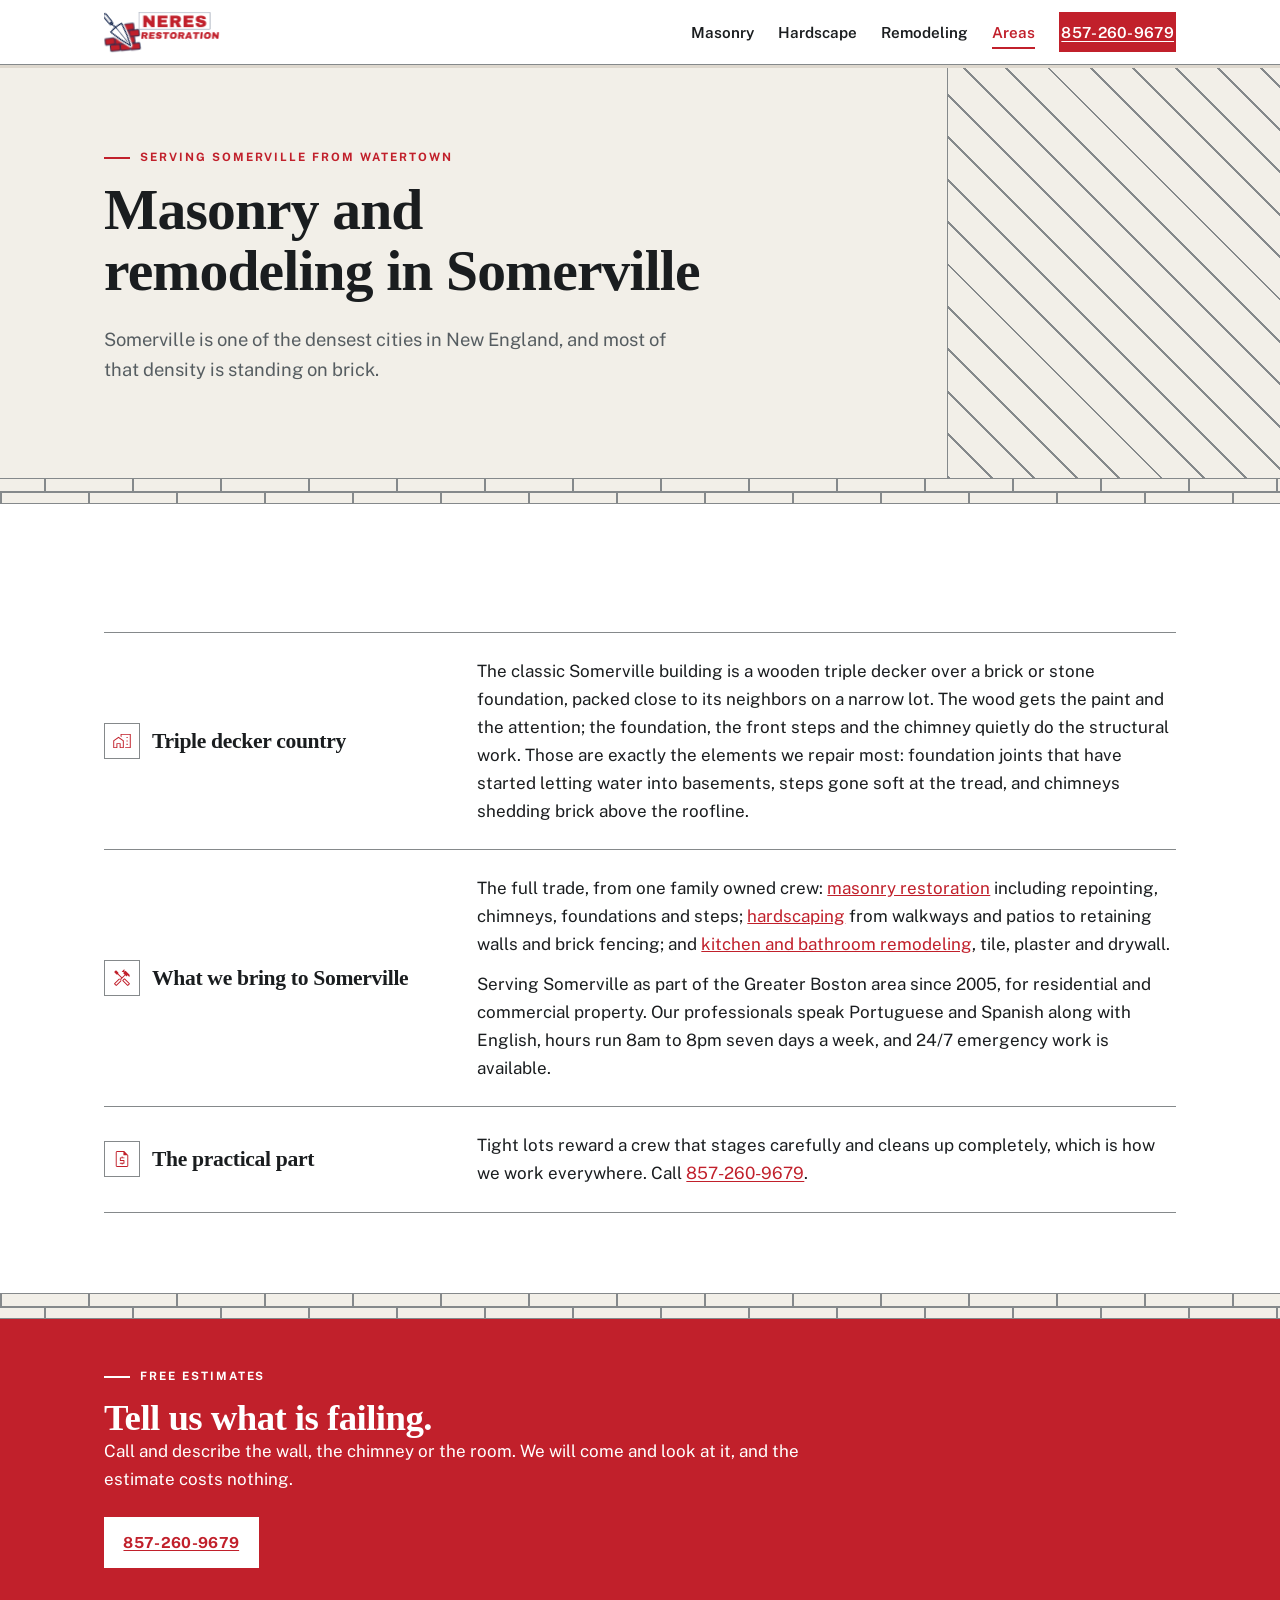
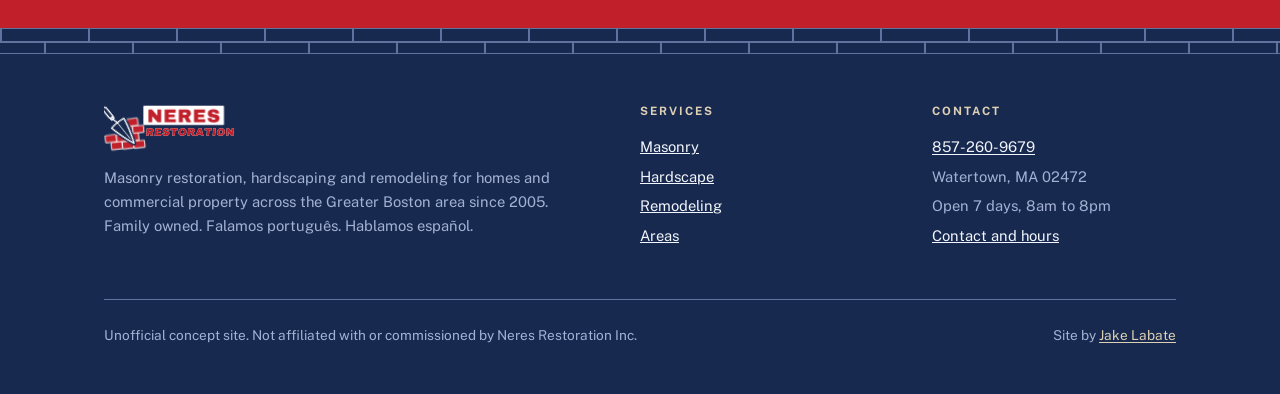
<file: somerville.html>
<!DOCTYPE html>
<html lang="en">
<head>
<meta charset="utf-8">
<meta name="viewport" content="width=device-width, initial-scale=1">
<meta name="robots" content="noindex, nofollow">
<title>Masonry in Somerville, MA | Neres Restoration</title>
<meta name="description" content="Foundation repointing, front steps, chimneys and remodeling for Somerville triple deckers and two families, from family owned Neres Restoration.">
<link rel="canonical" href="https://jakelabate.github.io/neres-restoration/somerville.html">
<meta property="og:type" content="website">
<meta property="og:site_name" content="Neres Restoration">
<meta property="og:locale" content="en_US">
<meta property="og:title" content="Masonry in Somerville, MA | Neres Restoration">
<meta property="og:description" content="Foundation repointing, front steps, chimneys and remodeling for Somerville triple deckers and two families, from family owned Neres Restoration.">
<meta property="og:url" content="https://jakelabate.github.io/neres-restoration/somerville.html">
<meta property="og:image" content="https://jakelabate.github.io/neres-restoration/img/og/somerville.png">
<meta property="og:image:width" content="1200">
<meta property="og:image:height" content="630">
<meta property="og:image:alt" content="Neres Restoration. Masonry in Somerville, MA | Neres Restoration">
<meta name="twitter:card" content="summary_large_image">
<meta name="twitter:title" content="Masonry in Somerville, MA | Neres Restoration">
<meta name="twitter:description" content="Foundation repointing, front steps, chimneys and remodeling for Somerville triple deckers and two families, from family owned Neres Restoration.">
<meta name="twitter:image" content="https://jakelabate.github.io/neres-restoration/img/og/somerville.png">
<link rel="icon" href="favicon.ico" sizes="any">
<link rel="apple-touch-icon" href="apple-touch-icon.png">
<link rel="stylesheet" href="fonts/fonts.css">
<link rel="preload" as="font" type="font/woff2" href="fonts/zilla-slab-latin-700-normal.woff2" crossorigin>
<link rel="preload" as="font" type="font/woff2" href="fonts/public-sans-latin-400-normal.woff2" crossorigin>
<script>try{if(!matchMedia('(prefers-reduced-motion: reduce)').matches)document.documentElement.classList.add('js-anim')}catch(e){}</script>
<style>
*,*::before,*::after{box-sizing:border-box}
:root{--paper:#ffffff;--mortar:#f2efe8;--ink:#1a1d1f;--muted:#565d61;--line:#85898b;--brand:#c1202b;--brand-ink:#ffffff;--slate:#17294f;--slate-ink:#f2f5fb;--slate-muted:#a3b2d4;--slate-line:#61729f;--buff:#ddd0b4;--track:#ded8ce;
--s1:12px;--s2:24px;--s3:48px;--s4:80px;--nav-h:64px;
--display:'Zilla Slab','Zilla Slab Fallback',Georgia,serif;
--body:'Public Sans','Public Sans Fallback',Arial,sans-serif;
}
html{-webkit-text-size-adjust:100%}
body{margin:0;background:var(--paper);color:var(--ink);font-family:var(--body);
     font-size:1.0625rem;line-height:1.65;overflow-wrap:break-word}
.grid > *,[class*="grid"] > *{min-width:0}
img,svg,video,canvas,iframe{max-width:100%}
@media (max-width:700px){[class*="grid"]{grid-template-columns:1fr}}
a[href^="http"],code,.url{overflow-wrap:anywhere}
p,li,blockquote,figcaption,address{max-width:72ch}

h1,h2,h3{font-family:var(--display);font-weight:700;line-height:1.06;
         letter-spacing:-.015em;margin:0}
h1{font-size:clamp(2.15rem,5.4vw,3.6rem)}
h2{font-size:clamp(1.55rem,3.3vw,2.3rem)}
h3{font-size:1.2rem;font-weight:600;letter-spacing:-.005em}
p{margin:0 0 var(--s1)}
ul{margin:0;padding:0 0 0 1.1em}
a{color:var(--brand)}
a[href^="tel:"],a[href^="mailto:"]{text-decoration:underline;text-underline-offset:2px}
:focus-visible{outline:3px solid var(--brand);outline-offset:2px}

.wrap{max-width:1120px;margin:0 auto;padding:0 var(--s2)}
.eyebrow{font-family:var(--body);font-weight:700;font-size:.72rem;letter-spacing:.17em;
         text-transform:uppercase;color:var(--brand);margin:0 0 var(--s1)}
.eyebrow::before{content:"";display:inline-block;width:26px;height:2px;background:var(--brand);
                 vertical-align:middle;margin-right:10px}
.dark .eyebrow::before,.cta .eyebrow::before{background:var(--buff)}
.cta .eyebrow::before{background:var(--brand-ink)}
.hero .eyebrow::before{display:none}
.mi{width:1em;height:1em;fill:currentColor;flex:none;display:inline-block}
.chip{display:inline-grid;place-items:center;width:36px;height:36px;flex:none;
      border:1px solid var(--line);background:var(--paper);color:var(--brand);font-size:20px}
.dark .chip{border-color:var(--slate-line);background:var(--slate);color:var(--buff)}
.lede{font-size:1.15rem;color:var(--muted);max-width:60ch}
.skip{position:absolute;left:-9999px}
.skip:focus{position:static;display:inline-block;padding:var(--s1);background:var(--brand);color:var(--brand-ink)}

/* ------------------------------------------------------------------ nav */
.site-nav{position:sticky;top:0;z-index:60;background:var(--paper);
          border-bottom:1px solid var(--line);transition:box-shadow .18s ease}
.site-nav.is-stuck{box-shadow:0 6px 18px rgba(0,0,0,.07)}
.site-nav .row{display:flex;align-items:center;justify-content:space-between;
               gap:var(--s2);min-height:var(--nav-h)}
.brand{display:flex;align-items:center;text-decoration:none;color:var(--ink)}
.brand svg{height:46px;width:auto;display:block}
footer .f-lockup{margin-bottom:var(--s1)}
footer .f-lockup svg{height:52px}
.brand-mark{font-family:var(--display);font-weight:700;font-size:1.35rem;letter-spacing:.06em}
.brand-sub{font-family:var(--body);font-weight:600;font-size:.66rem;letter-spacing:.19em;
           text-transform:uppercase;color:var(--muted)}
.site-nav > .row > nav ul{display:flex;align-items:center;gap:var(--s2);
                          list-style:none;margin:0;padding:0}
.site-nav > .row > nav a{color:var(--ink);text-decoration:none;font-weight:600;
                         font-size:.95rem;padding:.4em 0;border-bottom:2px solid transparent}
.site-nav > .row > nav a:hover{border-bottom-color:var(--brand)}
.site-nav > .row > nav a[aria-current="page"]{border-bottom-color:var(--brand);color:var(--brand)}
.site-nav > .row > nav a.btn{color:var(--brand-ink);border-bottom:0;
                             text-decoration:underline;text-underline-offset:3px}
.site-nav > .row > nav a.btn:hover{border-bottom:0;background:var(--paper);color:var(--brand)}
.burger{display:none;flex-direction:column;justify-content:center;gap:5px;width:44px;height:44px;
        padding:0;background:none;border:1px solid var(--line);cursor:pointer}
.burger span{display:block;height:2px;width:22px;margin:0 auto;background:var(--ink)}
@media (max-width:820px){
  .burger{display:flex}
  .site-nav > .row > nav{display:none}
  .site-nav.is-open > .row > nav{display:block;position:absolute;left:0;right:0;top:var(--nav-h);
    background:var(--paper);border-bottom:1px solid var(--line);padding:var(--s1) var(--s2) var(--s2)}
  .site-nav.is-open > .row > nav ul{flex-direction:column;align-items:flex-start;gap:var(--s1)}
  .site-nav .row{position:relative}
}

.progress{position:sticky;top:var(--nav-h);z-index:59;height:3px;background:var(--track);overflow:hidden}
.progress > span{display:block;height:100%;background:var(--brand);
                 transform:scaleX(0);transform-origin:0 50%;will-change:transform;transition:none}

/* ------------------------------------------------------------------ buttons */
.btn{display:inline-block;font-family:var(--body);font-weight:700;font-size:.95rem;
     letter-spacing:.02em;padding:.72em 1.15em;background:var(--brand);color:var(--brand-ink);
     text-decoration:underline;text-underline-offset:3px;border:2px solid var(--brand)}
.btn:hover{background:var(--paper);color:var(--brand)}
.btn-ghost{background:transparent;color:var(--slate-ink);border-color:var(--slate-line);
           text-decoration:none}
.btn-ghost:hover{background:var(--slate-ink);color:var(--slate)}
.actions{display:flex;flex-wrap:wrap;gap:var(--s1);margin-top:var(--s2)}

/* ------------------------------------------------------------------ course bands */
.course{height:26px;background-color:var(--mortar);
  background-image:
    linear-gradient(to bottom,transparent 0 12px,var(--line) 12px 14px,transparent 14px 26px),
    repeating-linear-gradient(to right,var(--line) 0 2px,transparent 2px 88px),
    repeating-linear-gradient(to right,var(--line) 0 2px,transparent 2px 88px);
  background-size:100% 26px,88px 12px,88px 12px;
  background-position:0 0,0 0,44px 14px;background-repeat:repeat-x;
  border-top:1px solid var(--line);border-bottom:1px solid var(--line)}
.course--b{background-position:0 0,44px 0,0 14px}
.course--dark{background-color:var(--slate);
  background-image:
    linear-gradient(to bottom,transparent 0 12px,var(--slate-line) 12px 14px,transparent 14px 26px),
    repeating-linear-gradient(to right,var(--slate-line) 0 2px,transparent 2px 88px),
    repeating-linear-gradient(to right,var(--slate-line) 0 2px,transparent 2px 88px);
  border-color:var(--slate-line)}

/* -------------------------------------------------- hero wall + side panels */
.hero{position:relative;overflow:hidden}
.hero .wrap{position:relative;z-index:1}
.elevation{position:absolute;top:0;right:0;bottom:0;width:26%;pointer-events:none;
           display:flex;flex-direction:column;border-left:1px solid var(--slate-line)}
.brick{height:26px;flex:none;background-color:var(--slate);
       background-image:
         linear-gradient(to bottom,transparent 0 24px,var(--slate-line) 24px 26px),
         repeating-linear-gradient(to right,var(--slate-line) 0 2px,transparent 2px 64px);
       background-size:100% 26px,64px 26px}
.brick--b{background-position:0 0,32px 0}
.repoint{position:absolute;inset:0;display:flex;flex-direction:column;
         clip-path:polygon(46% 0,100% 0,100% 100%,62% 100%);
         animation:repoint 2s .4s ease-out both}
.repoint .brick{background-color:var(--slate);
  background-image:
    linear-gradient(to bottom,transparent 0 24px,var(--buff) 24px 26px),
    repeating-linear-gradient(to right,var(--buff) 0 2px,transparent 2px 64px)}
@keyframes repoint{
  from{clip-path:polygon(96% 0,100% 0,100% 100%,99% 100%)}
  to{clip-path:polygon(46% 0,100% 0,100% 100%,62% 100%)}}
@media (max-width:1080px){.elevation{display:none}}
@media (min-width:1081px){.hero .wrap{padding-right:calc(26% + var(--s3))}}

.panel{position:absolute;top:0;right:0;bottom:0;width:26%;pointer-events:none;
       border-left:1px solid var(--line);background-color:var(--mortar)}
.panel--bond{display:flex;flex-direction:column}
.panel--bond .brick{background-color:var(--mortar);
  background-image:
    linear-gradient(to bottom,transparent 0 24px,var(--line) 24px 26px),
    repeating-linear-gradient(to right,var(--line) 0 2px,transparent 2px 64px)}
.panel--pavers{background-image:
    repeating-linear-gradient(to bottom,var(--line) 0 2px,transparent 2px 96px),
    repeating-linear-gradient(to right,var(--line) 0 2px,transparent 2px 34px)}
.panel--survey{background-image:
    repeating-linear-gradient(45deg,var(--line) 0 2px,transparent 2px 30px)}
.panel--tile{background-image:
    repeating-linear-gradient(to bottom,var(--line) 0 2px,transparent 2px 72px),
    repeating-linear-gradient(to right,var(--line) 0 2px,transparent 2px 72px)}
.band{position:relative;overflow:hidden}
.band .wrap{position:relative;z-index:1}
@media (max-width:1080px){.panel{display:none}}
@media (min-width:1081px){.band .wrap{padding-right:calc(26% + var(--s3))}}

/* ------------------------------------------------------------------ sections */
section{padding:var(--s4) 0}
.compact{padding:var(--s3) 0}
.tinted{background:var(--mortar)}
.dark{background:var(--slate);color:var(--slate-ink)}
.dark h1,.dark h2,.dark h3{color:var(--slate-ink)}
.dark .eyebrow{color:var(--buff)}
.dark .lede,.dark .sub{color:var(--slate-muted)}
.dark a{color:var(--slate-ink)}

.hero .rule{display:block;width:64px;height:9px;background:var(--brand);margin:0 0 var(--s2)}
.hero h1{max-width:16ch}
.hero .lede{margin-top:var(--s2)}
.facts{list-style:none;padding:var(--s2) 0 0;margin:var(--s3) 0 0;display:grid;gap:var(--s1);
       grid-template-columns:repeat(4,1fr);border-top:1px solid var(--slate-line)}
.facts li{font-size:.9rem;color:var(--slate-muted);max-width:none}
.facts b{display:block;font-family:var(--display);font-weight:600;font-size:1.02rem;
         color:var(--slate-ink);letter-spacing:-.01em}
.facts .mi{color:var(--buff);width:1.05em;height:1.05em;vertical-align:-3px;margin-right:.45em}
@media (max-width:820px){.facts{grid-template-columns:repeat(2,1fr)}}

.head{max-width:60ch}
.head .lede{margin-top:var(--s2)}

.cardgrid{display:grid;gap:var(--s2);grid-template-columns:repeat(3,1fr);margin-top:var(--s3)}
.card{background:var(--paper);border:1px solid var(--line);border-top:7px solid var(--brand);
      padding:var(--s2);display:flex;flex-direction:column}
.card h3{margin-bottom:var(--s1)}
.card .chip{margin-bottom:var(--s1)}
.card .since{font-size:.85rem;color:var(--muted);margin-bottom:var(--s1)}
.card ul{list-style:none;padding:0;margin:0 0 var(--s2);font-size:.95rem;color:var(--muted)}
.card li{padding:.3em 0;border-bottom:1px solid var(--line)}
.card li:last-child{border-bottom:0}
.card .go{margin-top:auto;font-weight:700;font-size:.95rem;text-decoration:none;
          border-bottom:2px solid var(--brand);align-self:flex-start;padding-bottom:2px}
.go .mi{vertical-align:-3px;margin-left:.35em}
@media (max-width:900px){.cardgrid{grid-template-columns:1fr}}

.stack{margin-top:var(--s3);border-top:1px solid var(--line)}
.item{display:grid;grid-template-columns:1fr 2fr;gap:var(--s2);
      padding:var(--s2) 0;border-bottom:1px solid var(--line)}
.item h2{font-size:1.35rem;display:flex;align-items:center;gap:12px}
.item p:last-child{margin-bottom:0}
@media (max-width:820px){.item{grid-template-columns:1fr;gap:var(--s1)}}

.why{list-style:none;padding:0;margin:var(--s3) 0 0;display:grid;gap:var(--s2);
     grid-template-columns:repeat(3,1fr)}
.why li{max-width:none;border-left:4px solid var(--brand);padding-left:var(--s2)}
.why b{display:block;font-family:var(--display);font-weight:600;font-size:1.1rem}
.why .mi{color:var(--brand);width:1.05em;height:1.05em;vertical-align:-3px;margin-right:.45em}
.why span{font-size:.95rem;color:var(--muted)}
@media (max-width:820px){.why{grid-template-columns:1fr}}

/* ------------------------------------------------------------------ steps */
.steps{list-style:none;margin:var(--s3) 0 0;padding:0;display:grid;gap:var(--s2);
       grid-template-columns:repeat(4,1fr)}
.steps li{position:relative;max-width:none}
.steps li::before{content:"";position:absolute;top:18px;left:44px;
                  right:calc(-1 * var(--s2));height:1px;background:var(--line)}
.steps li:last-child::before{display:none}
.steps b{display:block;font-family:var(--display);font-weight:600;font-size:1.1rem;
         margin:.7em 0 .2em}
.steps span{font-size:.92rem;color:var(--muted)}
@media (max-width:820px){
  .steps{grid-template-columns:1fr 1fr}
  .steps li:nth-child(2)::before{display:none}
}
@media (max-width:520px){
  .steps{grid-template-columns:1fr}
  .steps li::before{display:none}
}

/* ------------------------------------------------------------------ diagram */
.diagram{margin-top:var(--s3);border:1px solid var(--line);background:var(--paper);
         padding:var(--s2)}
.diagram svg{display:block;height:auto;width:100%}
.diagram figcaption{font-size:.88rem;color:var(--muted);margin-top:var(--s1)}
.dg-brick{fill:var(--mortar);stroke:var(--ink);stroke-width:2}
.dg-old{fill:var(--paper);stroke:var(--line);stroke-width:2}
.dg-crack{stroke:var(--line);stroke-width:2;fill:none}
.dg-new{fill:var(--buff);stroke:var(--ink);stroke-width:2}
.dg-mem{fill:var(--brand);stroke:var(--ink);stroke-width:2}
.dg-lead{stroke:var(--muted);stroke-width:1.5;fill:none}
.dg-dim{stroke:var(--brand);stroke-width:2;fill:none}
.dg-label{font-family:var(--body);font-size:15px;fill:var(--ink)}
.dg-sub{font-family:var(--body);font-size:13px;fill:var(--muted)}
.dg-tag{font-family:var(--body);font-size:12px;font-weight:700;letter-spacing:.14em;
        fill:var(--brand)}
@media (max-width:700px){
  .dg-label,.dg-sub,.dg-tag,.dg-lead,.dg-dim{display:none}
  .diagram{padding:var(--s1)}
}

/* ------------------------------------------------------------------ faq */
.faq{margin-top:var(--s3);border-top:1px solid var(--line)}
.faq details{border-bottom:1px solid var(--line)}
.faq summary{display:flex;justify-content:space-between;align-items:center;gap:var(--s2);
             padding:var(--s2) 0;cursor:pointer;font-family:var(--display);font-weight:600;
             font-size:1.15rem;list-style:none}
.faq summary::-webkit-details-marker{display:none}
.faq summary::after{content:"+";flex:none;width:28px;height:28px;border:1px solid var(--line);
                    display:grid;place-items:center;font-family:var(--body);font-weight:400;
                    font-size:1.1rem;color:var(--brand);transition:transform .18s ease}
.faq details[open] summary::after{transform:rotate(45deg)}
.faq .a{padding:0 0 var(--s2);color:var(--muted);max-width:64ch}
.faq .a p{margin:0 0 var(--s1)}
.faq .a p:last-child{margin:0}

/* ------------------------------------------------------------------ reviews gap */
.gap{margin-top:var(--s3);border:1px dashed var(--line);padding:var(--s2);max-width:64ch}
.gap h3{margin-bottom:var(--s1)}
.gap p{color:var(--muted);margin:0 0 var(--s1)}
.gap p:last-child{margin:0}

/* ------------------------------------------------------------------ contact */
.contact{display:grid;grid-template-columns:1fr 1fr;gap:var(--s4);margin-top:var(--s3)}
.contact .mi{color:var(--buff);width:1.05em;height:1.05em;vertical-align:-3px;margin-right:.4em}
@media (max-width:820px){.contact{grid-template-columns:1fr;gap:var(--s3)}}
.bignum{font-family:var(--display);font-weight:700;font-size:clamp(1.9rem,4.6vw,2.9rem);
        letter-spacing:-.02em;display:inline-block;color:var(--slate-ink)}
table.hours{border-collapse:collapse;width:100%;max-width:420px;font-size:.95rem}
table.hours caption{text-align:left;padding-bottom:.5em}
table.hours th,table.hours td{text-align:left;padding:.45em .6em;
                              border-bottom:1px solid var(--slate-line);font-weight:400}
table.hours th{font-weight:600;color:var(--slate-ink)}
table.hours td{color:var(--slate-muted)}
.is-today th{box-shadow:inset 4px 0 0 var(--buff)}
.is-today th,.is-today td{color:var(--slate-ink);font-weight:600}
.today-tag{margin-left:.5em;font-size:.7rem;letter-spacing:.08em;text-transform:uppercase;
           color:var(--buff)}

.cta{background:var(--brand);color:var(--brand-ink)}
.cta h2{font-family:var(--display);color:var(--brand-ink)}
.cta p{color:var(--brand-ink)}
.cta a{color:var(--brand-ink)}
.cta .eyebrow{color:var(--brand-ink)}
.cta .btn{background:var(--paper);color:var(--brand);border-color:var(--paper)}
.cta .btn:hover{background:var(--brand);color:var(--brand-ink);border-color:var(--paper)}

footer{background:var(--slate);color:var(--slate-muted);padding:var(--s3) 0;font-size:.92rem}
footer .cols{display:grid;grid-template-columns:2fr 1fr 1fr;gap:var(--s3);margin-bottom:var(--s3)}
@media (max-width:820px){footer .cols{grid-template-columns:1fr;gap:var(--s2)}}
footer h4{font-family:var(--body);font-weight:700;font-size:.72rem;letter-spacing:.17em;
          text-transform:uppercase;color:var(--buff);margin:0 0 var(--s1)}
footer ul{list-style:none;padding:0}
footer li{padding:.18em 0}
footer a{color:var(--slate-ink)}
footer .brand-mark{color:var(--slate-ink)}
footer .brand-sub{color:var(--slate-muted)}
footer .legal{border-top:1px solid var(--slate-line);padding-top:var(--s2);
              display:flex;flex-wrap:wrap;gap:var(--s1) var(--s2);justify-content:space-between}
footer .legal p{margin:0;font-size:.85rem;color:var(--slate-muted)}
.credit a{color:var(--buff);text-decoration:underline;text-underline-offset:2px}

/* ------------------------------------------------------------------ reveals */
.js-anim .rv{opacity:0;transform:translateY(14px);
             transition:opacity .55s ease,transform .55s ease}
.js-anim .rv.in{opacity:1;transform:none}

@media (prefers-reduced-motion:reduce){*{animation:none!important;transition:none!important}}
</style>
<script type="application/ld+json">
{
  "@context": "https://schema.org",
  "@graph": [
    {
      "@type": "WebSite",
      "@id": "https://jakelabate.github.io/neres-restoration/#website",
      "url": "https://jakelabate.github.io/neres-restoration/",
      "name": "Neres Restoration",
      "inLanguage": "en",
      "publisher": {
        "@id": "https://jakelabate.github.io/neres-restoration/#org"
      }
    },
    {
      "@type": "WebPage",
      "@id": "https://jakelabate.github.io/neres-restoration/somerville.html#webpage",
      "url": "https://jakelabate.github.io/neres-restoration/somerville.html",
      "name": "Masonry in Somerville, MA | Neres Restoration",
      "description": "Foundation repointing, front steps, chimneys and remodeling for Somerville triple deckers and two families, from family owned Neres Restoration.",
      "isPartOf": {
        "@id": "https://jakelabate.github.io/neres-restoration/#website"
      },
      "about": {
        "@id": "https://jakelabate.github.io/neres-restoration/#org"
      },
      "primaryImageOfPage": "https://jakelabate.github.io/neres-restoration/img/og/somerville.png",
      "breadcrumb": {
        "@id": "https://jakelabate.github.io/neres-restoration/somerville.html#crumbs"
      }
    },
    {
      "@type": "GeneralContractor",
      "@id": "https://jakelabate.github.io/neres-restoration/#org",
      "name": "Neres Restoration Inc",
      "alternateName": "Neres Restoration",
      "url": "https://jakelabate.github.io/neres-restoration/",
      "description": "Family owned masonry and restoration contractor serving the Greater Boston area since 2005. Repointing and tuckpointing of brick, stone and block, chimneys, fireplaces, foundations, steps, stucco, gutters, patios, walkways, retaining walls, and kitchen and bathroom remodeling.",
      "telephone": "+1-857-260-9679",
      "foundingDate": "2005",
      "image": "https://jakelabate.github.io/neres-restoration/img/og/index.png",
      "logo": "https://jakelabate.github.io/neres-restoration/apple-touch-icon.png",
      "address": {
        "@type": "PostalAddress",
        "addressLocality": "Watertown",
        "addressRegion": "MA",
        "postalCode": "02472",
        "addressCountry": "US"
      },
      "areaServed": {
        "@type": "AdministrativeArea",
        "name": "Greater Boston, Massachusetts"
      },
      "knowsLanguage": [
        "en",
        "pt",
        "es"
      ],
      "paymentAccepted": "Cash, Credit Card",
      "contactPoint": {
        "@type": "ContactPoint",
        "telephone": "+1-857-260-9679",
        "contactType": "customer service",
        "availableLanguage": [
          "English",
          "Portuguese",
          "Spanish"
        ]
      },
      "openingHoursSpecification": [
        {
          "@type": "OpeningHoursSpecification",
          "dayOfWeek": [
            "Monday",
            "Tuesday",
            "Wednesday",
            "Thursday",
            "Friday",
            "Saturday",
            "Sunday"
          ],
          "opens": "08:00",
          "closes": "20:00"
        }
      ],
      "sameAs": [
        "https://www.neresrestoration.com/",
        "https://www.yelp.com/biz/neres-restoration-watertown",
        "https://www.networx.com/c.neres-restoration-corp",
        "https://www.thebluebook.com/iProView/1398089/neres-restoration-inc/subcontractors/"
      ]
    },
    {
      "@type": "BreadcrumbList",
      "@id": "https://jakelabate.github.io/neres-restoration/somerville.html#crumbs",
      "itemListElement": [
        {
          "@type": "ListItem",
          "position": 1,
          "name": "Home",
          "item": "https://jakelabate.github.io/neres-restoration/"
        },
        {
          "@type": "ListItem",
          "position": 2,
          "name": "Areas",
          "item": "https://jakelabate.github.io/neres-restoration/areas.html"
        },
        {
          "@type": "ListItem",
          "position": 3,
          "name": "Somerville",
          "item": "https://jakelabate.github.io/neres-restoration/somerville.html"
        }
      ]
    },
    {
      "@type": "Service",
      "@id": "https://jakelabate.github.io/neres-restoration/somerville.html#service",
      "name": "Masonry restoration and remodeling in Somerville",
      "provider": {
        "@id": "https://jakelabate.github.io/neres-restoration/#org"
      },
      "serviceType": [
        "Masonry restoration",
        "Hardscaping",
        "Remodeling"
      ],
      "areaServed": {
        "@type": "City",
        "name": "Somerville",
        "containedInPlace": {
          "@type": "State",
          "name": "Massachusetts"
        }
      }
    }
  ]
}
</script>
</head>
<body>
<a class="skip" href="#main">Skip to content</a>
<header class="site-nav" data-nav>
  <div class="wrap row">
    <a class="brand" href="index.html" aria-label="Neres Restoration home">
      <svg xmlns="http://www.w3.org/2000/svg" viewBox="0 0 1150 420" role="img" aria-label="Neres Restoration"><g transform="translate(-8,28) scale(1.1) rotate(-4 170 180)"><mask id="tc17294f"><rect x="-40" y="-40" width="420" height="440" fill="#fff"/><g transform="translate(112,126) rotate(-35)" fill="#000" stroke="#000" stroke-width="32" stroke-linejoin="round" stroke-linecap="round"><path d="M-58 0 Q0 -12 58 0 Q36 106 0 190 Q-36 106 -58 0 Z"/><rect x="-21" y="-60" width="24" height="15" rx="6"/><rect x="-23.5" y="-152" width="29" height="95" rx="14.5"/><path d="M0 2 C0 -18 -9 -26 -9 -46" fill="none" stroke-width="46"/></g></mask><g mask="url(#tc17294f)"><g fill="var(--slate)" stroke="var(--slate)" stroke-width="13" stroke-linejoin="round"><rect x="222" y="268" width="74" height="46" rx="3" transform="rotate(-3 259.0 291.0)"/><rect x="139" y="268" width="74" height="46" rx="3" transform="rotate(-3 176.0 291.0)"/><rect x="56" y="268" width="74" height="46" rx="3" transform="rotate(-3 93.0 291.0)"/><rect x="182" y="213" width="74" height="46" rx="3" transform="rotate(-3 219.0 236.0)"/><rect x="99" y="213" width="74" height="46" rx="3" transform="rotate(-3 136.0 236.0)"/><rect x="16" y="213" width="74" height="46" rx="3" transform="rotate(-3 53.0 236.0)"/><rect x="222" y="158" width="74" height="46" rx="3" transform="rotate(-3 259.0 181.0)"/><rect x="139" y="158" width="74" height="46" rx="3" transform="rotate(-3 176.0 181.0)"/><rect x="182" y="103" width="74" height="46" rx="3" transform="rotate(-3 219.0 126.0)"/></g><g fill="var(--brand)"><rect x="222" y="268" width="74" height="46" rx="3" transform="rotate(-3 259.0 291.0)"/><rect x="139" y="268" width="74" height="46" rx="3" transform="rotate(-3 176.0 291.0)"/><rect x="56" y="268" width="74" height="46" rx="3" transform="rotate(-3 93.0 291.0)"/><rect x="182" y="213" width="74" height="46" rx="3" transform="rotate(-3 219.0 236.0)"/><rect x="99" y="213" width="74" height="46" rx="3" transform="rotate(-3 136.0 236.0)"/><rect x="16" y="213" width="74" height="46" rx="3" transform="rotate(-3 53.0 236.0)"/><rect x="222" y="158" width="74" height="46" rx="3" transform="rotate(-3 259.0 181.0)"/><rect x="139" y="158" width="74" height="46" rx="3" transform="rotate(-3 176.0 181.0)"/><rect x="182" y="103" width="74" height="46" rx="3" transform="rotate(-3 219.0 126.0)"/></g></g><g transform="translate(112,126) rotate(-35)" fill="none" stroke="var(--slate)" stroke-width="10" stroke-linejoin="round" stroke-linecap="round"><path d="M-58 0 Q0 -12 58 0 Q36 106 0 190 Q-36 106 -58 0 Z"/><path d="M0 2 C0 -18 -9 -26 -9 -46"/><rect x="-21" y="-60" width="24" height="15" rx="6"/><rect x="-23.5" y="-152" width="29" height="95" rx="14.5"/><path d="M0 10 L0 146" stroke-width="5"/></g></g><rect x="318" y="30" width="651" height="156" rx="6" fill="var(--paper)" stroke="var(--slate)" stroke-width="3"/><g transform="translate(348,164.0)"><g fill="var(--brand)"><path transform="translate(0.0,0) scale(0.15000,-0.15000)" d="M566 0 277 334V0H74V688H267L556 349V688H759V0Z"/><path transform="translate(130.9,0) scale(0.15000,-0.15000)" d="M74 688H669V523H295V428H615V270H295V165H676V0H74Z"/><path transform="translate(245.2,0) scale(0.15000,-0.15000)" d="M594 288 747 0H499L377 251H295V0H74V688H495Q569 688 621.5 659.5Q674 631 700.5 582.5Q727 534 727 477Q727 414 693.0 363.0Q659 312 594 288ZM440 531H295V404H440Q466 404 484.0 422.5Q502 441 502 468Q502 495 484.0 513.0Q466 531 440 531Z"/><path transform="translate(367.9,0) scale(0.15000,-0.15000)" d="M74 688H669V523H295V428H615V270H295V165H676V0H74Z"/><path transform="translate(482.2,0) scale(0.15000,-0.15000)" d="M667 488V476H460V480Q460 510 438.0 530.0Q416 550 371 550Q327 550 303.5 537.0Q280 524 280 505Q280 478 312.0 465.0Q344 452 415 438Q498 421 551.5 402.5Q605 384 645.0 342.0Q685 300 686 228Q686 106 603.5 47.0Q521 -12 383 -12Q222 -12 132.5 42.0Q43 96 43 233H252Q252 181 279.0 163.5Q306 146 363 146Q405 146 432.5 155.0Q460 164 460 192Q460 217 429.5 229.5Q399 242 330 256Q246 274 191.0 293.5Q136 313 95.0 358.0Q54 403 54 480Q54 593 141.5 646.5Q229 700 363 700Q495 700 580.0 646.5Q665 593 667 488Z"/></g></g><g transform="translate(334,272.0)"><g transform=" skewX(-5)"><g fill="var(--brand)"><path transform="translate(0.0,0) scale(0.08600,-0.08600)" d="M594 288 747 0H499L377 251H295V0H74V688H495Q569 688 621.5 659.5Q674 631 700.5 582.5Q727 534 727 477Q727 414 693.0 363.0Q659 312 594 288ZM440 531H295V404H440Q466 404 484.0 422.5Q502 441 502 468Q502 495 484.0 513.0Q466 531 440 531Z"/><path transform="translate(68.9,0) scale(0.08600,-0.08600)" d="M74 688H669V523H295V428H615V270H295V165H676V0H74Z"/><path transform="translate(133.0,0) scale(0.08600,-0.08600)" d="M667 488V476H460V480Q460 510 438.0 530.0Q416 550 371 550Q327 550 303.5 537.0Q280 524 280 505Q280 478 312.0 465.0Q344 452 415 438Q498 421 551.5 402.5Q605 384 645.0 342.0Q685 300 686 228Q686 106 603.5 47.0Q521 -12 383 -12Q222 -12 132.5 42.0Q43 96 43 233H252Q252 181 279.0 163.5Q306 146 363 146Q405 146 432.5 155.0Q460 164 460 192Q460 217 429.5 229.5Q399 242 330 256Q246 274 191.0 293.5Q136 313 95.0 358.0Q54 403 54 480Q54 593 141.5 646.5Q229 700 363 700Q495 700 580.0 646.5Q665 593 667 488Z"/><path transform="translate(197.1,0) scale(0.08600,-0.08600)" d="M470 512V0H249V512H23V688H695V512Z"/><path transform="translate(261.2,0) scale(0.08600,-0.08600)" d="M788 344Q788 170 691.0 79.0Q594 -12 416 -12Q238 -12 141.5 78.5Q45 169 45 344Q45 519 141.5 609.5Q238 700 416 700Q594 700 691.0 609.0Q788 518 788 344ZM271 376V312Q271 239 308.0 196.0Q345 153 416 153Q487 153 524.5 196.0Q562 239 562 312V376Q562 449 524.5 492.0Q487 535 416 535Q345 535 308.0 492.0Q271 449 271 376Z"/><path transform="translate(334.8,0) scale(0.08600,-0.08600)" d="M594 288 747 0H499L377 251H295V0H74V688H495Q569 688 621.5 659.5Q674 631 700.5 582.5Q727 534 727 477Q727 414 693.0 363.0Q659 312 594 288ZM440 531H295V404H440Q466 404 484.0 422.5Q502 441 502 468Q502 495 484.0 513.0Q466 531 440 531Z"/><path transform="translate(403.7,0) scale(0.08600,-0.08600)" d="M535 0 506 97H265L236 0H10L261 688H518L769 0ZM311 251H460L388 496H384Z"/><path transform="translate(472.6,0) scale(0.08600,-0.08600)" d="M470 512V0H249V512H23V688H695V512Z"/><path transform="translate(536.7,0) scale(0.08600,-0.08600)" d="M84 0V688H305V0Z"/><path transform="translate(572.2,0) scale(0.08600,-0.08600)" d="M788 344Q788 170 691.0 79.0Q594 -12 416 -12Q238 -12 141.5 78.5Q45 169 45 344Q45 519 141.5 609.5Q238 700 416 700Q594 700 691.0 609.0Q788 518 788 344ZM271 376V312Q271 239 308.0 196.0Q345 153 416 153Q487 153 524.5 196.0Q562 239 562 312V376Q562 449 524.5 492.0Q487 535 416 535Q345 535 308.0 492.0Q271 449 271 376Z"/><path transform="translate(645.8,0) scale(0.08600,-0.08600)" d="M566 0 277 334V0H74V688H267L556 349V688H759V0Z"/></g></g></g></svg>
    </a>
    <button class="burger" data-menu-toggle aria-expanded="false" aria-controls="menu"
            aria-label="Menu"><span></span><span></span><span></span></button>
    <nav id="menu" data-menu aria-label="Primary"><ul><li><a href="masonry.html">Masonry</a></li><li><a href="hardscaping.html">Hardscape</a></li><li><a href="remodeling.html">Remodeling</a></li><li><a href="areas.html" aria-current="page">Areas</a></li><li><a class="btn" href="tel:+18572609679">857-260-9679</a></li></ul></nav>
  </div>
</header>
<div class="progress" data-progress role="progressbar" aria-label="Page scroll progress"
     aria-valuemin="0" aria-valuemax="100"><span></span></div>
<main id="main">
<section class="tinted band">
  <div class="panel panel--survey" data-bleed aria-hidden="true"></div>
  <div class="wrap">
    <div class="head">
      <p class="eyebrow">Serving Somerville from Watertown</p>
      <h1>Masonry and remodeling in Somerville</h1>
      <p class="lede">Somerville is one of the densest cities in New England, and most of that density is standing on brick.</p>
    </div>
  </div>
</section>
<div class="course course--b" data-bleed></div>
<section>
  <div class="wrap">
    <div class="stack">
      <div class="item rv">
        <h2><span class="chip"><svg class="mi" viewBox="0 -960 960 960" aria-hidden="true" focusable="false"><path d="M697-621.46h56.15v-56.15H697v56.15Zm0 167.92h56.15v-56.15H697v56.15Zm0 167.31h56.15v-56.15H697v56.15ZM631.38-140v-45.39h223.23v-589.22H456.92v112.76l-45.38-31.61V-820H900v680H631.38ZM60-140v-362.69l253.31-180.92L566-502.82V-140H368.23v-190.62H258.38V-140H60Zm45.39-45.39H213V-376h200.61v190.61h107.01v-293.99L313.31-626.92 105.39-478.86v293.47Zm525.99-353.84ZM413.61-185.39V-376H213v190.61V-376h200.61v190.61Z"/></svg></span><span>Triple decker country</span></h2>
        <div><p>The classic Somerville building is a wooden triple decker over a brick or stone foundation, packed close to its neighbors on a narrow lot. The wood gets the paint and the attention; the foundation, the front steps and the chimney quietly do the structural work. Those are exactly the elements we repair most: foundation joints that have started letting water into basements, steps gone soft at the tread, and chimneys shedding brick above the roofline.</p></div>
      </div>
      <div class="item rv">
        <h2><span class="chip"><svg class="mi" viewBox="0 -960 960 960" aria-hidden="true" focusable="false"><path d="M742.81-102.39q-4.81-2-9.43-6.61l-229.3-229.31q-4.62-4.61-6.81-9.42-2.19-4.81-2.19-10.62 0-5.8 2.19-10.61t6.81-9.43l75.77-75.76q4.61-4.62 9.42-6.81 4.81-2.19 10.61-2.19 5.81 0 10.62 2.19t9.81 6.81l229.3 229.3q4.62 4.62 6.62 9.43 2 4.8 2 10.8 0 6-2 10.81-2 4.81-6.62 9.42L773.85-109q-4.62 4.61-9.43 6.61t-10.81 2q-6 0-10.8-2Zm10.8-49.61 52.62-52.62-206.54-206.54-52.61 52.62L753.61-152Zm-559.34 49.61q-5.12-2-9.73-6.61l-75.15-74.77q-4.62-4.62-6.62-9.73-2-5.12-2-11.12 0-6 2-11t6.62-9.61l218.46-218.46h84.23L447.39-479 272.77-653.62h-57L101.92-767.46l89-89 113.85 113.85v57L479.38-511l128.47-128.46L532-715.31l50.61-50.61H480.77l-14.92-14.54 117.61-117.62L598-883.54v102.23l50.61-50.61 170.16 169.38q14.23 13.85 21.96 32.39t7.73 39q0 16.15-4.96 31.77-4.96 15.61-13.89 28.69l-83.46-83.46-56.38 56.38-49.69-49.69-196.39 196.38v84.39L225.62-109q-4.62 4.61-9.43 6.61-4.8 2-10.8 2-6 0-11.12-2Zm11.12-49.99 205.38-205.39v-52.62h-52.62L152.77-205l52.62 52.62Zm0 0L152.77-205l26.62 26 26 26.62Zm548.22.38 52.62-52.62L753.61-152Z"/></svg></span><span>What we bring to Somerville</span></h2>
        <div>
          <p>The full trade, from one family owned crew:
             <a href="masonry.html">masonry restoration</a> including repointing,
             chimneys, foundations and steps;
             <a href="hardscaping.html">hardscaping</a> from walkways and patios to
             retaining walls and brick fencing; and
             <a href="remodeling.html">kitchen and bathroom remodeling</a>, tile,
             plaster and drywall.</p>
          <p>Serving Somerville as part of the Greater Boston area since 2005, for
             residential and commercial property. Our professionals speak Portuguese
             and Spanish along with English, hours run 8am to 8pm seven days a week,
             and 24/7 emergency work is available.</p>
        </div>
      </div>
      <div class="item rv">
        <h2><span class="chip"><svg class="mi" viewBox="0 -960 960 960" aria-hidden="true" focusable="false"><path d="M464.23-215.62h45.39v-40h64.61q9.66 0 16.18-6.51 6.51-6.51 6.51-16.18v-127.31q0-9.66-6.51-16.17-6.52-6.52-16.18-6.52H422.31v-81.92h174.61v-45.38h-87.3v-40h-45.39v40h-64.61q-9.67 0-16.18 6.51-6.52 6.51-6.52 16.18v127.3q0 9.67 6.52 16.18 6.51 6.52 16.18 6.52h151.92V-301H376.92v45.38h87.31v40ZM237.69-100q-23.53 0-40.61-17.08T180-157.69v-644.62q0-23.53 17.08-40.61T237.69-860h347.54L780-665.23v507.54q0 23.53-17.08 40.61T722.31-100H237.69Zm310.23-559.85v-154.76H237.69q-4.61 0-8.46 3.84-3.84 3.85-3.84 8.46v644.62q0 4.61 3.84 8.46 3.85 3.84 8.46 3.84h484.62q4.61 0 8.46-3.84 3.84-3.85 3.84-8.46v-502.16H547.92ZM225.39-814.61v154.76-154.76 669.22-669.22Z"/></svg></span><span>The practical part</span></h2>
        <div><p>Tight lots reward a crew that stages carefully and cleans up completely, which is how we work everywhere. Call <a href="tel:+18572609679">857-260-9679</a>.</p></div>
      </div>
    </div>
  </div>
</section>
<div class="course" data-bleed></div>
<section class="cta compact">
  <div class="wrap">
    <p class="eyebrow">Free estimates</p>
    <h2>Tell us what is failing.</h2>
    <p>Call and describe the wall, the chimney or the room. We will come and look at it,
       and the estimate costs nothing.</p>
    <p class="actions"><a class="btn" href="tel:+18572609679">857-260-9679</a></p>
  </div>
</section>
</main>
<div class="course course--dark" data-bleed></div>
<footer>
  <div class="wrap">
    <div class="cols">
      <div>
        <div class="brand f-lockup"><svg xmlns="http://www.w3.org/2000/svg" viewBox="0 0 1150 420" role="img" aria-label="Neres Restoration"><g transform="translate(-8,28) scale(1.1) rotate(-4 170 180)"><mask id="tcffffff"><rect x="-40" y="-40" width="420" height="440" fill="#fff"/><g transform="translate(112,126) rotate(-35)" fill="#000" stroke="#000" stroke-width="32" stroke-linejoin="round" stroke-linecap="round"><path d="M-58 0 Q0 -12 58 0 Q36 106 0 190 Q-36 106 -58 0 Z"/><rect x="-21" y="-60" width="24" height="15" rx="6"/><rect x="-23.5" y="-152" width="29" height="95" rx="14.5"/><path d="M0 2 C0 -18 -9 -26 -9 -46" fill="none" stroke-width="46"/></g></mask><g mask="url(#tcffffff)"><g fill="var(--paper)" stroke="var(--paper)" stroke-width="13" stroke-linejoin="round"><rect x="222" y="268" width="74" height="46" rx="3" transform="rotate(-3 259.0 291.0)"/><rect x="139" y="268" width="74" height="46" rx="3" transform="rotate(-3 176.0 291.0)"/><rect x="56" y="268" width="74" height="46" rx="3" transform="rotate(-3 93.0 291.0)"/><rect x="182" y="213" width="74" height="46" rx="3" transform="rotate(-3 219.0 236.0)"/><rect x="99" y="213" width="74" height="46" rx="3" transform="rotate(-3 136.0 236.0)"/><rect x="16" y="213" width="74" height="46" rx="3" transform="rotate(-3 53.0 236.0)"/><rect x="222" y="158" width="74" height="46" rx="3" transform="rotate(-3 259.0 181.0)"/><rect x="139" y="158" width="74" height="46" rx="3" transform="rotate(-3 176.0 181.0)"/><rect x="182" y="103" width="74" height="46" rx="3" transform="rotate(-3 219.0 126.0)"/></g><g fill="var(--brand)"><rect x="222" y="268" width="74" height="46" rx="3" transform="rotate(-3 259.0 291.0)"/><rect x="139" y="268" width="74" height="46" rx="3" transform="rotate(-3 176.0 291.0)"/><rect x="56" y="268" width="74" height="46" rx="3" transform="rotate(-3 93.0 291.0)"/><rect x="182" y="213" width="74" height="46" rx="3" transform="rotate(-3 219.0 236.0)"/><rect x="99" y="213" width="74" height="46" rx="3" transform="rotate(-3 136.0 236.0)"/><rect x="16" y="213" width="74" height="46" rx="3" transform="rotate(-3 53.0 236.0)"/><rect x="222" y="158" width="74" height="46" rx="3" transform="rotate(-3 259.0 181.0)"/><rect x="139" y="158" width="74" height="46" rx="3" transform="rotate(-3 176.0 181.0)"/><rect x="182" y="103" width="74" height="46" rx="3" transform="rotate(-3 219.0 126.0)"/></g></g><g transform="translate(112,126) rotate(-35)" fill="none" stroke="var(--paper)" stroke-width="10" stroke-linejoin="round" stroke-linecap="round"><path d="M-58 0 Q0 -12 58 0 Q36 106 0 190 Q-36 106 -58 0 Z"/><path d="M0 2 C0 -18 -9 -26 -9 -46"/><rect x="-21" y="-60" width="24" height="15" rx="6"/><rect x="-23.5" y="-152" width="29" height="95" rx="14.5"/><path d="M0 10 L0 146" stroke-width="5"/></g></g><rect x="318" y="30" width="651" height="156" rx="6" fill="var(--paper)"/><g transform="translate(348,164.0)"><g fill="var(--brand)"><path transform="translate(0.0,0) scale(0.15000,-0.15000)" d="M566 0 277 334V0H74V688H267L556 349V688H759V0Z"/><path transform="translate(130.9,0) scale(0.15000,-0.15000)" d="M74 688H669V523H295V428H615V270H295V165H676V0H74Z"/><path transform="translate(245.2,0) scale(0.15000,-0.15000)" d="M594 288 747 0H499L377 251H295V0H74V688H495Q569 688 621.5 659.5Q674 631 700.5 582.5Q727 534 727 477Q727 414 693.0 363.0Q659 312 594 288ZM440 531H295V404H440Q466 404 484.0 422.5Q502 441 502 468Q502 495 484.0 513.0Q466 531 440 531Z"/><path transform="translate(367.9,0) scale(0.15000,-0.15000)" d="M74 688H669V523H295V428H615V270H295V165H676V0H74Z"/><path transform="translate(482.2,0) scale(0.15000,-0.15000)" d="M667 488V476H460V480Q460 510 438.0 530.0Q416 550 371 550Q327 550 303.5 537.0Q280 524 280 505Q280 478 312.0 465.0Q344 452 415 438Q498 421 551.5 402.5Q605 384 645.0 342.0Q685 300 686 228Q686 106 603.5 47.0Q521 -12 383 -12Q222 -12 132.5 42.0Q43 96 43 233H252Q252 181 279.0 163.5Q306 146 363 146Q405 146 432.5 155.0Q460 164 460 192Q460 217 429.5 229.5Q399 242 330 256Q246 274 191.0 293.5Q136 313 95.0 358.0Q54 403 54 480Q54 593 141.5 646.5Q229 700 363 700Q495 700 580.0 646.5Q665 593 667 488Z"/></g></g><g transform="translate(334,272.0)"><g transform=" skewX(-5)"><g fill="var(--paper)" stroke="var(--paper)" stroke-width="10" stroke-linejoin="round"><path transform="translate(0.0,0) scale(0.08600,-0.08600)" d="M594 288 747 0H499L377 251H295V0H74V688H495Q569 688 621.5 659.5Q674 631 700.5 582.5Q727 534 727 477Q727 414 693.0 363.0Q659 312 594 288ZM440 531H295V404H440Q466 404 484.0 422.5Q502 441 502 468Q502 495 484.0 513.0Q466 531 440 531Z"/><path transform="translate(68.9,0) scale(0.08600,-0.08600)" d="M74 688H669V523H295V428H615V270H295V165H676V0H74Z"/><path transform="translate(133.0,0) scale(0.08600,-0.08600)" d="M667 488V476H460V480Q460 510 438.0 530.0Q416 550 371 550Q327 550 303.5 537.0Q280 524 280 505Q280 478 312.0 465.0Q344 452 415 438Q498 421 551.5 402.5Q605 384 645.0 342.0Q685 300 686 228Q686 106 603.5 47.0Q521 -12 383 -12Q222 -12 132.5 42.0Q43 96 43 233H252Q252 181 279.0 163.5Q306 146 363 146Q405 146 432.5 155.0Q460 164 460 192Q460 217 429.5 229.5Q399 242 330 256Q246 274 191.0 293.5Q136 313 95.0 358.0Q54 403 54 480Q54 593 141.5 646.5Q229 700 363 700Q495 700 580.0 646.5Q665 593 667 488Z"/><path transform="translate(197.1,0) scale(0.08600,-0.08600)" d="M470 512V0H249V512H23V688H695V512Z"/><path transform="translate(261.2,0) scale(0.08600,-0.08600)" d="M788 344Q788 170 691.0 79.0Q594 -12 416 -12Q238 -12 141.5 78.5Q45 169 45 344Q45 519 141.5 609.5Q238 700 416 700Q594 700 691.0 609.0Q788 518 788 344ZM271 376V312Q271 239 308.0 196.0Q345 153 416 153Q487 153 524.5 196.0Q562 239 562 312V376Q562 449 524.5 492.0Q487 535 416 535Q345 535 308.0 492.0Q271 449 271 376Z"/><path transform="translate(334.8,0) scale(0.08600,-0.08600)" d="M594 288 747 0H499L377 251H295V0H74V688H495Q569 688 621.5 659.5Q674 631 700.5 582.5Q727 534 727 477Q727 414 693.0 363.0Q659 312 594 288ZM440 531H295V404H440Q466 404 484.0 422.5Q502 441 502 468Q502 495 484.0 513.0Q466 531 440 531Z"/><path transform="translate(403.7,0) scale(0.08600,-0.08600)" d="M535 0 506 97H265L236 0H10L261 688H518L769 0ZM311 251H460L388 496H384Z"/><path transform="translate(472.6,0) scale(0.08600,-0.08600)" d="M470 512V0H249V512H23V688H695V512Z"/><path transform="translate(536.7,0) scale(0.08600,-0.08600)" d="M84 0V688H305V0Z"/><path transform="translate(572.2,0) scale(0.08600,-0.08600)" d="M788 344Q788 170 691.0 79.0Q594 -12 416 -12Q238 -12 141.5 78.5Q45 169 45 344Q45 519 141.5 609.5Q238 700 416 700Q594 700 691.0 609.0Q788 518 788 344ZM271 376V312Q271 239 308.0 196.0Q345 153 416 153Q487 153 524.5 196.0Q562 239 562 312V376Q562 449 524.5 492.0Q487 535 416 535Q345 535 308.0 492.0Q271 449 271 376Z"/><path transform="translate(645.8,0) scale(0.08600,-0.08600)" d="M566 0 277 334V0H74V688H267L556 349V688H759V0Z"/></g><g fill="var(--brand)"><path transform="translate(0.0,0) scale(0.08600,-0.08600)" d="M594 288 747 0H499L377 251H295V0H74V688H495Q569 688 621.5 659.5Q674 631 700.5 582.5Q727 534 727 477Q727 414 693.0 363.0Q659 312 594 288ZM440 531H295V404H440Q466 404 484.0 422.5Q502 441 502 468Q502 495 484.0 513.0Q466 531 440 531Z"/><path transform="translate(68.9,0) scale(0.08600,-0.08600)" d="M74 688H669V523H295V428H615V270H295V165H676V0H74Z"/><path transform="translate(133.0,0) scale(0.08600,-0.08600)" d="M667 488V476H460V480Q460 510 438.0 530.0Q416 550 371 550Q327 550 303.5 537.0Q280 524 280 505Q280 478 312.0 465.0Q344 452 415 438Q498 421 551.5 402.5Q605 384 645.0 342.0Q685 300 686 228Q686 106 603.5 47.0Q521 -12 383 -12Q222 -12 132.5 42.0Q43 96 43 233H252Q252 181 279.0 163.5Q306 146 363 146Q405 146 432.5 155.0Q460 164 460 192Q460 217 429.5 229.5Q399 242 330 256Q246 274 191.0 293.5Q136 313 95.0 358.0Q54 403 54 480Q54 593 141.5 646.5Q229 700 363 700Q495 700 580.0 646.5Q665 593 667 488Z"/><path transform="translate(197.1,0) scale(0.08600,-0.08600)" d="M470 512V0H249V512H23V688H695V512Z"/><path transform="translate(261.2,0) scale(0.08600,-0.08600)" d="M788 344Q788 170 691.0 79.0Q594 -12 416 -12Q238 -12 141.5 78.5Q45 169 45 344Q45 519 141.5 609.5Q238 700 416 700Q594 700 691.0 609.0Q788 518 788 344ZM271 376V312Q271 239 308.0 196.0Q345 153 416 153Q487 153 524.5 196.0Q562 239 562 312V376Q562 449 524.5 492.0Q487 535 416 535Q345 535 308.0 492.0Q271 449 271 376Z"/><path transform="translate(334.8,0) scale(0.08600,-0.08600)" d="M594 288 747 0H499L377 251H295V0H74V688H495Q569 688 621.5 659.5Q674 631 700.5 582.5Q727 534 727 477Q727 414 693.0 363.0Q659 312 594 288ZM440 531H295V404H440Q466 404 484.0 422.5Q502 441 502 468Q502 495 484.0 513.0Q466 531 440 531Z"/><path transform="translate(403.7,0) scale(0.08600,-0.08600)" d="M535 0 506 97H265L236 0H10L261 688H518L769 0ZM311 251H460L388 496H384Z"/><path transform="translate(472.6,0) scale(0.08600,-0.08600)" d="M470 512V0H249V512H23V688H695V512Z"/><path transform="translate(536.7,0) scale(0.08600,-0.08600)" d="M84 0V688H305V0Z"/><path transform="translate(572.2,0) scale(0.08600,-0.08600)" d="M788 344Q788 170 691.0 79.0Q594 -12 416 -12Q238 -12 141.5 78.5Q45 169 45 344Q45 519 141.5 609.5Q238 700 416 700Q594 700 691.0 609.0Q788 518 788 344ZM271 376V312Q271 239 308.0 196.0Q345 153 416 153Q487 153 524.5 196.0Q562 239 562 312V376Q562 449 524.5 492.0Q487 535 416 535Q345 535 308.0 492.0Q271 449 271 376Z"/><path transform="translate(645.8,0) scale(0.08600,-0.08600)" d="M566 0 277 334V0H74V688H267L556 349V688H759V0Z"/></g></g></g></svg></div>
        <p>Masonry restoration, hardscaping and remodeling for homes and commercial
           property across the Greater Boston area since 2005. Family owned.
           <span lang="pt">Falamos portugu&ecirc;s.</span>
           <span lang="es">Hablamos espa&ntilde;ol.</span></p>
      </div>
      <div>
        <h4>Services</h4>
        <ul><li><a href="masonry.html">Masonry</a></li><li><a href="hardscaping.html">Hardscape</a></li><li><a href="remodeling.html">Remodeling</a></li><li><a href="areas.html">Areas</a></li></ul>
      </div>
      <div>
        <h4>Contact</h4>
        <ul>
          <li><a href="tel:+18572609679">857-260-9679</a></li>
          <li>Watertown, MA 02472</li>
          <li>Open 7 days, 8am to 8pm</li>
          <li><a href="index.html#contact">Contact and hours</a></li>
        </ul>
      </div>
    </div>
    <div class="legal">
      <p>Unofficial concept site. Not affiliated with or commissioned by Neres Restoration Inc.</p>
      <p class="credit">Site by <a href="https://www.jakelabate.com">Jake Labate</a></p>
    </div>
  </div>
</footer>
<script src="interactions.js" defer></script>
</body>
</html>
</file>
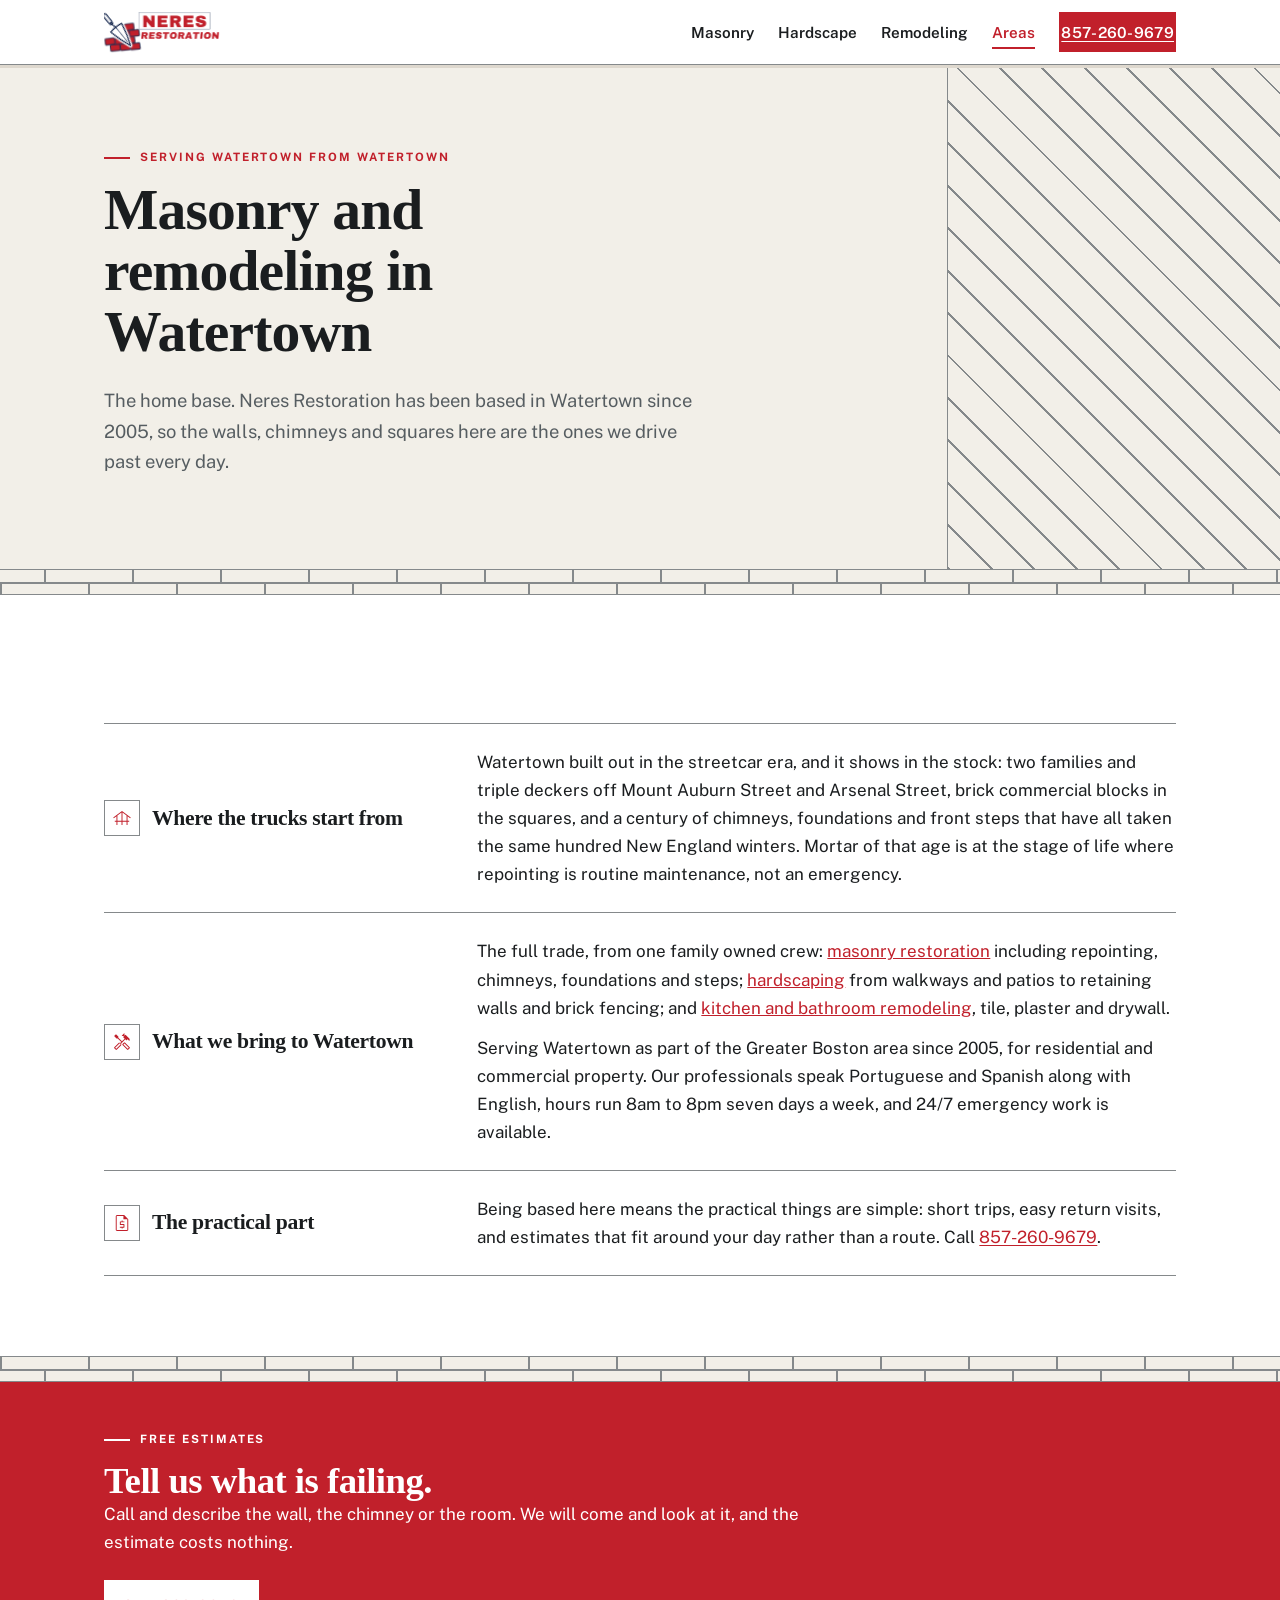
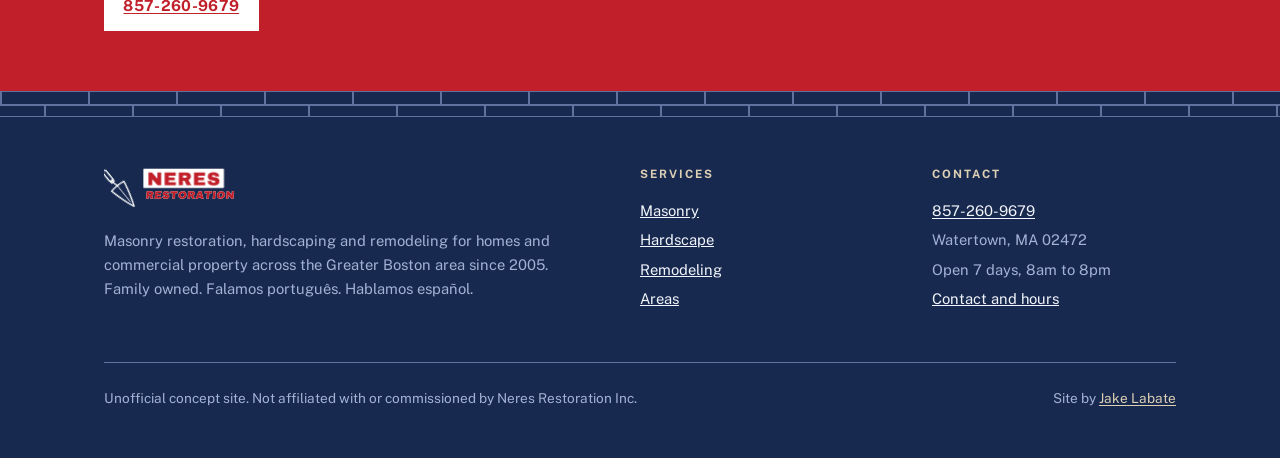
<file: watertown.html>
<!DOCTYPE html>
<html lang="en">
<head>
<meta charset="utf-8">
<meta name="viewport" content="width=device-width, initial-scale=1">
<meta name="robots" content="noindex, nofollow">
<title>Masonry in Watertown, MA | Neres Restoration</title>
<meta name="description" content="Masonry restoration, hardscaping and remodeling in Watertown, MA, from the family owned contractor based here since 2005. Free estimates.">
<link rel="canonical" href="https://jakelabate.github.io/neres-restoration/watertown.html">
<meta property="og:type" content="website">
<meta property="og:site_name" content="Neres Restoration">
<meta property="og:locale" content="en_US">
<meta property="og:title" content="Masonry in Watertown, MA | Neres Restoration">
<meta property="og:description" content="Masonry restoration, hardscaping and remodeling in Watertown, MA, from the family owned contractor based here since 2005. Free estimates.">
<meta property="og:url" content="https://jakelabate.github.io/neres-restoration/watertown.html">
<meta property="og:image" content="https://jakelabate.github.io/neres-restoration/img/og/watertown.png">
<meta property="og:image:width" content="1200">
<meta property="og:image:height" content="630">
<meta property="og:image:alt" content="Neres Restoration. Masonry in Watertown, MA | Neres Restoration">
<meta name="twitter:card" content="summary_large_image">
<meta name="twitter:title" content="Masonry in Watertown, MA | Neres Restoration">
<meta name="twitter:description" content="Masonry restoration, hardscaping and remodeling in Watertown, MA, from the family owned contractor based here since 2005. Free estimates.">
<meta name="twitter:image" content="https://jakelabate.github.io/neres-restoration/img/og/watertown.png">
<link rel="icon" href="favicon.ico" sizes="any">
<link rel="apple-touch-icon" href="apple-touch-icon.png">
<link rel="stylesheet" href="fonts/fonts.css">
<link rel="preload" as="font" type="font/woff2" href="fonts/zilla-slab-latin-700-normal.woff2" crossorigin>
<link rel="preload" as="font" type="font/woff2" href="fonts/public-sans-latin-400-normal.woff2" crossorigin>
<script>try{if(!matchMedia('(prefers-reduced-motion: reduce)').matches)document.documentElement.classList.add('js-anim')}catch(e){}</script>
<style>
*,*::before,*::after{box-sizing:border-box}
:root{--paper:#ffffff;--mortar:#f2efe8;--ink:#1a1d1f;--muted:#565d61;--line:#85898b;--brand:#c1202b;--brand-ink:#ffffff;--slate:#17294f;--slate-ink:#f2f5fb;--slate-muted:#a3b2d4;--slate-line:#61729f;--buff:#ddd0b4;--track:#ded8ce;
--s1:12px;--s2:24px;--s3:48px;--s4:80px;--nav-h:64px;
--display:'Zilla Slab','Zilla Slab Fallback',Georgia,serif;
--body:'Public Sans','Public Sans Fallback',Arial,sans-serif;
}
html{-webkit-text-size-adjust:100%}
body{margin:0;background:var(--paper);color:var(--ink);font-family:var(--body);
     font-size:1.0625rem;line-height:1.65;overflow-wrap:break-word}
.grid > *,[class*="grid"] > *{min-width:0}
img,svg,video,canvas,iframe{max-width:100%}
@media (max-width:700px){[class*="grid"]{grid-template-columns:1fr}}
a[href^="http"],code,.url{overflow-wrap:anywhere}
p,li,blockquote,figcaption,address{max-width:72ch}

h1,h2,h3{font-family:var(--display);font-weight:700;line-height:1.06;
         letter-spacing:-.015em;margin:0}
h1{font-size:clamp(2.15rem,5.4vw,3.6rem)}
h2{font-size:clamp(1.55rem,3.3vw,2.3rem)}
h3{font-size:1.2rem;font-weight:600;letter-spacing:-.005em}
p{margin:0 0 var(--s1)}
ul{margin:0;padding:0 0 0 1.1em}
a{color:var(--brand)}
a[href^="tel:"],a[href^="mailto:"]{text-decoration:underline;text-underline-offset:2px}
:focus-visible{outline:3px solid var(--brand);outline-offset:2px}

.wrap{max-width:1120px;margin:0 auto;padding:0 var(--s2)}
.eyebrow{font-family:var(--body);font-weight:700;font-size:.72rem;letter-spacing:.17em;
         text-transform:uppercase;color:var(--brand);margin:0 0 var(--s1)}
.eyebrow::before{content:"";display:inline-block;width:26px;height:2px;background:var(--brand);
                 vertical-align:middle;margin-right:10px}
.dark .eyebrow::before,.cta .eyebrow::before{background:var(--buff)}
.cta .eyebrow::before{background:var(--brand-ink)}
.hero .eyebrow::before{display:none}
.mi{width:1em;height:1em;fill:currentColor;flex:none;display:inline-block}
.chip{display:inline-grid;place-items:center;width:36px;height:36px;flex:none;
      border:1px solid var(--line);background:var(--paper);color:var(--brand);font-size:20px}
.dark .chip{border-color:var(--slate-line);background:var(--slate);color:var(--buff)}
.lede{font-size:1.15rem;color:var(--muted);max-width:60ch}
.skip{position:absolute;left:-9999px}
.skip:focus{position:static;display:inline-block;padding:var(--s1);background:var(--brand);color:var(--brand-ink)}

/* ------------------------------------------------------------------ nav */
.site-nav{position:sticky;top:0;z-index:60;background:var(--paper);
          border-bottom:1px solid var(--line);transition:box-shadow .18s ease}
.site-nav.is-stuck{box-shadow:0 6px 18px rgba(0,0,0,.07)}
.site-nav .row{display:flex;align-items:center;justify-content:space-between;
               gap:var(--s2);min-height:var(--nav-h)}
.brand{display:flex;align-items:center;text-decoration:none;color:var(--ink)}
.brand svg{height:46px;width:auto;display:block}
footer .f-lockup{margin-bottom:var(--s1)}
footer .f-lockup svg{height:52px}
.brand-mark{font-family:var(--display);font-weight:700;font-size:1.35rem;letter-spacing:.06em}
.brand-sub{font-family:var(--body);font-weight:600;font-size:.66rem;letter-spacing:.19em;
           text-transform:uppercase;color:var(--muted)}
.site-nav > .row > nav ul{display:flex;align-items:center;gap:var(--s2);
                          list-style:none;margin:0;padding:0}
.site-nav > .row > nav a{color:var(--ink);text-decoration:none;font-weight:600;
                         font-size:.95rem;padding:.4em 0;border-bottom:2px solid transparent}
.site-nav > .row > nav a:hover{border-bottom-color:var(--brand)}
.site-nav > .row > nav a[aria-current="page"]{border-bottom-color:var(--brand);color:var(--brand)}
.site-nav > .row > nav a.btn{color:var(--brand-ink);border-bottom:0;
                             text-decoration:underline;text-underline-offset:3px}
.site-nav > .row > nav a.btn:hover{border-bottom:0;background:var(--paper);color:var(--brand)}
.burger{display:none;flex-direction:column;justify-content:center;gap:5px;width:44px;height:44px;
        padding:0;background:none;border:1px solid var(--line);cursor:pointer}
.burger span{display:block;height:2px;width:22px;margin:0 auto;background:var(--ink)}
@media (max-width:820px){
  .burger{display:flex}
  .site-nav > .row > nav{display:none}
  .site-nav.is-open > .row > nav{display:block;position:absolute;left:0;right:0;top:var(--nav-h);
    background:var(--paper);border-bottom:1px solid var(--line);padding:var(--s1) var(--s2) var(--s2)}
  .site-nav.is-open > .row > nav ul{flex-direction:column;align-items:flex-start;gap:var(--s1)}
  .site-nav .row{position:relative}
}

.progress{position:sticky;top:var(--nav-h);z-index:59;height:3px;background:var(--track);overflow:hidden}
.progress > span{display:block;height:100%;background:var(--brand);
                 transform:scaleX(0);transform-origin:0 50%;will-change:transform;transition:none}

/* ------------------------------------------------------------------ buttons */
.btn{display:inline-block;font-family:var(--body);font-weight:700;font-size:.95rem;
     letter-spacing:.02em;padding:.72em 1.15em;background:var(--brand);color:var(--brand-ink);
     text-decoration:underline;text-underline-offset:3px;border:2px solid var(--brand)}
.btn:hover{background:var(--paper);color:var(--brand)}
.btn-ghost{background:transparent;color:var(--slate-ink);border-color:var(--slate-line);
           text-decoration:none}
.btn-ghost:hover{background:var(--slate-ink);color:var(--slate)}
.actions{display:flex;flex-wrap:wrap;gap:var(--s1);margin-top:var(--s2)}

/* ------------------------------------------------------------------ course bands */
.course{height:26px;background-color:var(--mortar);
  background-image:
    linear-gradient(to bottom,transparent 0 12px,var(--line) 12px 14px,transparent 14px 26px),
    repeating-linear-gradient(to right,var(--line) 0 2px,transparent 2px 88px),
    repeating-linear-gradient(to right,var(--line) 0 2px,transparent 2px 88px);
  background-size:100% 26px,88px 12px,88px 12px;
  background-position:0 0,0 0,44px 14px;background-repeat:repeat-x;
  border-top:1px solid var(--line);border-bottom:1px solid var(--line)}
.course--b{background-position:0 0,44px 0,0 14px}
.course--dark{background-color:var(--slate);
  background-image:
    linear-gradient(to bottom,transparent 0 12px,var(--slate-line) 12px 14px,transparent 14px 26px),
    repeating-linear-gradient(to right,var(--slate-line) 0 2px,transparent 2px 88px),
    repeating-linear-gradient(to right,var(--slate-line) 0 2px,transparent 2px 88px);
  border-color:var(--slate-line)}

/* -------------------------------------------------- hero wall + side panels */
.hero{position:relative;overflow:hidden}
.hero .wrap{position:relative;z-index:1}
.elevation{position:absolute;top:0;right:0;bottom:0;width:26%;pointer-events:none;
           display:flex;flex-direction:column;border-left:1px solid var(--slate-line)}
.brick{height:26px;flex:none;background-color:var(--slate);
       background-image:
         linear-gradient(to bottom,transparent 0 24px,var(--slate-line) 24px 26px),
         repeating-linear-gradient(to right,var(--slate-line) 0 2px,transparent 2px 64px);
       background-size:100% 26px,64px 26px}
.brick--b{background-position:0 0,32px 0}
.repoint{position:absolute;inset:0;display:flex;flex-direction:column;
         clip-path:polygon(46% 0,100% 0,100% 100%,62% 100%);
         animation:repoint 2s .4s ease-out both}
.repoint .brick{background-color:var(--slate);
  background-image:
    linear-gradient(to bottom,transparent 0 24px,var(--buff) 24px 26px),
    repeating-linear-gradient(to right,var(--buff) 0 2px,transparent 2px 64px)}
@keyframes repoint{
  from{clip-path:polygon(96% 0,100% 0,100% 100%,99% 100%)}
  to{clip-path:polygon(46% 0,100% 0,100% 100%,62% 100%)}}
@media (max-width:1080px){.elevation{display:none}}
@media (min-width:1081px){.hero .wrap{padding-right:calc(26% + var(--s3))}}

.panel{position:absolute;top:0;right:0;bottom:0;width:26%;pointer-events:none;
       border-left:1px solid var(--line);background-color:var(--mortar)}
.panel--bond{display:flex;flex-direction:column}
.panel--bond .brick{background-color:var(--mortar);
  background-image:
    linear-gradient(to bottom,transparent 0 24px,var(--line) 24px 26px),
    repeating-linear-gradient(to right,var(--line) 0 2px,transparent 2px 64px)}
.panel--pavers{background-image:
    repeating-linear-gradient(to bottom,var(--line) 0 2px,transparent 2px 96px),
    repeating-linear-gradient(to right,var(--line) 0 2px,transparent 2px 34px)}
.panel--survey{background-image:
    repeating-linear-gradient(45deg,var(--line) 0 2px,transparent 2px 30px)}
.panel--tile{background-image:
    repeating-linear-gradient(to bottom,var(--line) 0 2px,transparent 2px 72px),
    repeating-linear-gradient(to right,var(--line) 0 2px,transparent 2px 72px)}
.band{position:relative;overflow:hidden}
.band .wrap{position:relative;z-index:1}
@media (max-width:1080px){.panel{display:none}}
@media (min-width:1081px){.band .wrap{padding-right:calc(26% + var(--s3))}}

/* ------------------------------------------------------------------ sections */
section{padding:var(--s4) 0}
.compact{padding:var(--s3) 0}
.tinted{background:var(--mortar)}
.dark{background:var(--slate);color:var(--slate-ink)}
.dark h1,.dark h2,.dark h3{color:var(--slate-ink)}
.dark .eyebrow{color:var(--buff)}
.dark .lede,.dark .sub{color:var(--slate-muted)}
.dark a{color:var(--slate-ink)}

.hero .rule{display:block;width:64px;height:9px;background:var(--brand);margin:0 0 var(--s2)}
.hero h1{max-width:16ch}
.hero .lede{margin-top:var(--s2)}
.facts{list-style:none;padding:var(--s2) 0 0;margin:var(--s3) 0 0;display:grid;gap:var(--s1);
       grid-template-columns:repeat(4,1fr);border-top:1px solid var(--slate-line)}
.facts li{font-size:.9rem;color:var(--slate-muted);max-width:none}
.facts b{display:block;font-family:var(--display);font-weight:600;font-size:1.02rem;
         color:var(--slate-ink);letter-spacing:-.01em}
.facts .mi{color:var(--buff);width:1.05em;height:1.05em;vertical-align:-3px;margin-right:.45em}
@media (max-width:820px){.facts{grid-template-columns:repeat(2,1fr)}}

.head{max-width:60ch}
.head .lede{margin-top:var(--s2)}

.cardgrid{display:grid;gap:var(--s2);grid-template-columns:repeat(3,1fr);margin-top:var(--s3)}
.card{background:var(--paper);border:1px solid var(--line);border-top:7px solid var(--brand);
      padding:var(--s2);display:flex;flex-direction:column}
.card h3{margin-bottom:var(--s1)}
.card .chip{margin-bottom:var(--s1)}
.card .since{font-size:.85rem;color:var(--muted);margin-bottom:var(--s1)}
.card ul{list-style:none;padding:0;margin:0 0 var(--s2);font-size:.95rem;color:var(--muted)}
.card li{padding:.3em 0;border-bottom:1px solid var(--line)}
.card li:last-child{border-bottom:0}
.card .go{margin-top:auto;font-weight:700;font-size:.95rem;text-decoration:none;
          border-bottom:2px solid var(--brand);align-self:flex-start;padding-bottom:2px}
.go .mi{vertical-align:-3px;margin-left:.35em}
@media (max-width:900px){.cardgrid{grid-template-columns:1fr}}

.stack{margin-top:var(--s3);border-top:1px solid var(--line)}
.item{display:grid;grid-template-columns:1fr 2fr;gap:var(--s2);
      padding:var(--s2) 0;border-bottom:1px solid var(--line)}
.item h2{font-size:1.35rem;display:flex;align-items:center;gap:12px}
.item p:last-child{margin-bottom:0}
@media (max-width:820px){.item{grid-template-columns:1fr;gap:var(--s1)}}

.why{list-style:none;padding:0;margin:var(--s3) 0 0;display:grid;gap:var(--s2);
     grid-template-columns:repeat(3,1fr)}
.why li{max-width:none;border-left:4px solid var(--brand);padding-left:var(--s2)}
.why b{display:block;font-family:var(--display);font-weight:600;font-size:1.1rem}
.why .mi{color:var(--brand);width:1.05em;height:1.05em;vertical-align:-3px;margin-right:.45em}
.why span{font-size:.95rem;color:var(--muted)}
@media (max-width:820px){.why{grid-template-columns:1fr}}

/* ------------------------------------------------------------------ steps */
.steps{list-style:none;margin:var(--s3) 0 0;padding:0;display:grid;gap:var(--s2);
       grid-template-columns:repeat(4,1fr)}
.steps li{position:relative;max-width:none}
.steps li::before{content:"";position:absolute;top:18px;left:44px;
                  right:calc(-1 * var(--s2));height:1px;background:var(--line)}
.steps li:last-child::before{display:none}
.steps b{display:block;font-family:var(--display);font-weight:600;font-size:1.1rem;
         margin:.7em 0 .2em}
.steps span{font-size:.92rem;color:var(--muted)}
@media (max-width:820px){
  .steps{grid-template-columns:1fr 1fr}
  .steps li:nth-child(2)::before{display:none}
}
@media (max-width:520px){
  .steps{grid-template-columns:1fr}
  .steps li::before{display:none}
}

/* ------------------------------------------------------------------ diagram */
.diagram{margin-top:var(--s3);border:1px solid var(--line);background:var(--paper);
         padding:var(--s2)}
.diagram svg{display:block;height:auto;width:100%}
.diagram figcaption{font-size:.88rem;color:var(--muted);margin-top:var(--s1)}
.dg-brick{fill:var(--mortar);stroke:var(--ink);stroke-width:2}
.dg-old{fill:var(--paper);stroke:var(--line);stroke-width:2}
.dg-crack{stroke:var(--line);stroke-width:2;fill:none}
.dg-new{fill:var(--buff);stroke:var(--ink);stroke-width:2}
.dg-mem{fill:var(--brand);stroke:var(--ink);stroke-width:2}
.dg-lead{stroke:var(--muted);stroke-width:1.5;fill:none}
.dg-dim{stroke:var(--brand);stroke-width:2;fill:none}
.dg-label{font-family:var(--body);font-size:15px;fill:var(--ink)}
.dg-sub{font-family:var(--body);font-size:13px;fill:var(--muted)}
.dg-tag{font-family:var(--body);font-size:12px;font-weight:700;letter-spacing:.14em;
        fill:var(--brand)}
@media (max-width:700px){
  .dg-label,.dg-sub,.dg-tag,.dg-lead,.dg-dim{display:none}
  .diagram{padding:var(--s1)}
}

/* ------------------------------------------------------------------ faq */
.faq{margin-top:var(--s3);border-top:1px solid var(--line)}
.faq details{border-bottom:1px solid var(--line)}
.faq summary{display:flex;justify-content:space-between;align-items:center;gap:var(--s2);
             padding:var(--s2) 0;cursor:pointer;font-family:var(--display);font-weight:600;
             font-size:1.15rem;list-style:none}
.faq summary::-webkit-details-marker{display:none}
.faq summary::after{content:"+";flex:none;width:28px;height:28px;border:1px solid var(--line);
                    display:grid;place-items:center;font-family:var(--body);font-weight:400;
                    font-size:1.1rem;color:var(--brand);transition:transform .18s ease}
.faq details[open] summary::after{transform:rotate(45deg)}
.faq .a{padding:0 0 var(--s2);color:var(--muted);max-width:64ch}
.faq .a p{margin:0 0 var(--s1)}
.faq .a p:last-child{margin:0}

/* ------------------------------------------------------------------ reviews gap */
.gap{margin-top:var(--s3);border:1px dashed var(--line);padding:var(--s2);max-width:64ch}
.gap h3{margin-bottom:var(--s1)}
.gap p{color:var(--muted);margin:0 0 var(--s1)}
.gap p:last-child{margin:0}

/* ------------------------------------------------------------------ contact */
.contact{display:grid;grid-template-columns:1fr 1fr;gap:var(--s4);margin-top:var(--s3)}
.contact .mi{color:var(--buff);width:1.05em;height:1.05em;vertical-align:-3px;margin-right:.4em}
@media (max-width:820px){.contact{grid-template-columns:1fr;gap:var(--s3)}}
.bignum{font-family:var(--display);font-weight:700;font-size:clamp(1.9rem,4.6vw,2.9rem);
        letter-spacing:-.02em;display:inline-block;color:var(--slate-ink)}
table.hours{border-collapse:collapse;width:100%;max-width:420px;font-size:.95rem}
table.hours caption{text-align:left;padding-bottom:.5em}
table.hours th,table.hours td{text-align:left;padding:.45em .6em;
                              border-bottom:1px solid var(--slate-line);font-weight:400}
table.hours th{font-weight:600;color:var(--slate-ink)}
table.hours td{color:var(--slate-muted)}
.is-today th{box-shadow:inset 4px 0 0 var(--buff)}
.is-today th,.is-today td{color:var(--slate-ink);font-weight:600}
.today-tag{margin-left:.5em;font-size:.7rem;letter-spacing:.08em;text-transform:uppercase;
           color:var(--buff)}

.cta{background:var(--brand);color:var(--brand-ink)}
.cta h2{font-family:var(--display);color:var(--brand-ink)}
.cta p{color:var(--brand-ink)}
.cta a{color:var(--brand-ink)}
.cta .eyebrow{color:var(--brand-ink)}
.cta .btn{background:var(--paper);color:var(--brand);border-color:var(--paper)}
.cta .btn:hover{background:var(--brand);color:var(--brand-ink);border-color:var(--paper)}

footer{background:var(--slate);color:var(--slate-muted);padding:var(--s3) 0;font-size:.92rem}
footer .cols{display:grid;grid-template-columns:2fr 1fr 1fr;gap:var(--s3);margin-bottom:var(--s3)}
@media (max-width:820px){footer .cols{grid-template-columns:1fr;gap:var(--s2)}}
footer h4{font-family:var(--body);font-weight:700;font-size:.72rem;letter-spacing:.17em;
          text-transform:uppercase;color:var(--buff);margin:0 0 var(--s1)}
footer ul{list-style:none;padding:0}
footer li{padding:.18em 0}
footer a{color:var(--slate-ink)}
footer .brand-mark{color:var(--slate-ink)}
footer .brand-sub{color:var(--slate-muted)}
footer .legal{border-top:1px solid var(--slate-line);padding-top:var(--s2);
              display:flex;flex-wrap:wrap;gap:var(--s1) var(--s2);justify-content:space-between}
footer .legal p{margin:0;font-size:.85rem;color:var(--slate-muted)}
.credit a{color:var(--buff);text-decoration:underline;text-underline-offset:2px}

/* ------------------------------------------------------------------ reveals */
.js-anim .rv{opacity:0;transform:translateY(14px);
             transition:opacity .55s ease,transform .55s ease}
.js-anim .rv.in{opacity:1;transform:none}

@media (prefers-reduced-motion:reduce){*{animation:none!important;transition:none!important}}
</style>
<script type="application/ld+json">
{
  "@context": "https://schema.org",
  "@graph": [
    {
      "@type": "WebSite",
      "@id": "https://jakelabate.github.io/neres-restoration/#website",
      "url": "https://jakelabate.github.io/neres-restoration/",
      "name": "Neres Restoration",
      "inLanguage": "en",
      "publisher": {
        "@id": "https://jakelabate.github.io/neres-restoration/#org"
      }
    },
    {
      "@type": "WebPage",
      "@id": "https://jakelabate.github.io/neres-restoration/watertown.html#webpage",
      "url": "https://jakelabate.github.io/neres-restoration/watertown.html",
      "name": "Masonry in Watertown, MA | Neres Restoration",
      "description": "Masonry restoration, hardscaping and remodeling in Watertown, MA, from the family owned contractor based here since 2005. Free estimates.",
      "isPartOf": {
        "@id": "https://jakelabate.github.io/neres-restoration/#website"
      },
      "about": {
        "@id": "https://jakelabate.github.io/neres-restoration/#org"
      },
      "primaryImageOfPage": "https://jakelabate.github.io/neres-restoration/img/og/watertown.png",
      "breadcrumb": {
        "@id": "https://jakelabate.github.io/neres-restoration/watertown.html#crumbs"
      }
    },
    {
      "@type": "GeneralContractor",
      "@id": "https://jakelabate.github.io/neres-restoration/#org",
      "name": "Neres Restoration Inc",
      "alternateName": "Neres Restoration",
      "url": "https://jakelabate.github.io/neres-restoration/",
      "description": "Family owned masonry and restoration contractor serving the Greater Boston area since 2005. Repointing and tuckpointing of brick, stone and block, chimneys, fireplaces, foundations, steps, stucco, gutters, patios, walkways, retaining walls, and kitchen and bathroom remodeling.",
      "telephone": "+1-857-260-9679",
      "foundingDate": "2005",
      "image": "https://jakelabate.github.io/neres-restoration/img/og/index.png",
      "logo": "https://jakelabate.github.io/neres-restoration/apple-touch-icon.png",
      "address": {
        "@type": "PostalAddress",
        "addressLocality": "Watertown",
        "addressRegion": "MA",
        "postalCode": "02472",
        "addressCountry": "US"
      },
      "areaServed": {
        "@type": "AdministrativeArea",
        "name": "Greater Boston, Massachusetts"
      },
      "knowsLanguage": [
        "en",
        "pt",
        "es"
      ],
      "paymentAccepted": "Cash, Credit Card",
      "contactPoint": {
        "@type": "ContactPoint",
        "telephone": "+1-857-260-9679",
        "contactType": "customer service",
        "availableLanguage": [
          "English",
          "Portuguese",
          "Spanish"
        ]
      },
      "openingHoursSpecification": [
        {
          "@type": "OpeningHoursSpecification",
          "dayOfWeek": [
            "Monday",
            "Tuesday",
            "Wednesday",
            "Thursday",
            "Friday",
            "Saturday",
            "Sunday"
          ],
          "opens": "08:00",
          "closes": "20:00"
        }
      ],
      "sameAs": [
        "https://www.neresrestoration.com/",
        "https://www.yelp.com/biz/neres-restoration-watertown",
        "https://www.networx.com/c.neres-restoration-corp",
        "https://www.thebluebook.com/iProView/1398089/neres-restoration-inc/subcontractors/"
      ]
    },
    {
      "@type": "BreadcrumbList",
      "@id": "https://jakelabate.github.io/neres-restoration/watertown.html#crumbs",
      "itemListElement": [
        {
          "@type": "ListItem",
          "position": 1,
          "name": "Home",
          "item": "https://jakelabate.github.io/neres-restoration/"
        },
        {
          "@type": "ListItem",
          "position": 2,
          "name": "Areas",
          "item": "https://jakelabate.github.io/neres-restoration/areas.html"
        },
        {
          "@type": "ListItem",
          "position": 3,
          "name": "Watertown",
          "item": "https://jakelabate.github.io/neres-restoration/watertown.html"
        }
      ]
    },
    {
      "@type": "Service",
      "@id": "https://jakelabate.github.io/neres-restoration/watertown.html#service",
      "name": "Masonry restoration and remodeling in Watertown",
      "provider": {
        "@id": "https://jakelabate.github.io/neres-restoration/#org"
      },
      "serviceType": [
        "Masonry restoration",
        "Hardscaping",
        "Remodeling"
      ],
      "areaServed": {
        "@type": "City",
        "name": "Watertown",
        "containedInPlace": {
          "@type": "State",
          "name": "Massachusetts"
        }
      }
    }
  ]
}
</script>
</head>
<body>
<a class="skip" href="#main">Skip to content</a>
<header class="site-nav" data-nav>
  <div class="wrap row">
    <a class="brand" href="index.html" aria-label="Neres Restoration home">
      <svg xmlns="http://www.w3.org/2000/svg" viewBox="0 0 1150 420" role="img" aria-label="Neres Restoration"><g transform="translate(-8,28) scale(1.1) rotate(-4 170 180)"><mask id="tc17294f"><rect x="-40" y="-40" width="420" height="440" fill="#fff"/><g transform="translate(112,126) rotate(-35)" fill="#000" stroke="#000" stroke-width="32" stroke-linejoin="round" stroke-linecap="round"><path d="M-58 0 Q0 -12 58 0 Q36 106 0 190 Q-36 106 -58 0 Z"/><rect x="-21" y="-60" width="24" height="15" rx="6"/><rect x="-23.5" y="-152" width="29" height="95" rx="14.5"/><path d="M0 2 C0 -18 -9 -26 -9 -46" fill="none" stroke-width="46"/></g></mask><g mask="url(#tc17294f)"><g fill="var(--slate)" stroke="var(--slate)" stroke-width="13" stroke-linejoin="round"><rect x="222" y="268" width="74" height="46" rx="3" transform="rotate(-3 259.0 291.0)"/><rect x="139" y="268" width="74" height="46" rx="3" transform="rotate(-3 176.0 291.0)"/><rect x="56" y="268" width="74" height="46" rx="3" transform="rotate(-3 93.0 291.0)"/><rect x="182" y="213" width="74" height="46" rx="3" transform="rotate(-3 219.0 236.0)"/><rect x="99" y="213" width="74" height="46" rx="3" transform="rotate(-3 136.0 236.0)"/><rect x="16" y="213" width="74" height="46" rx="3" transform="rotate(-3 53.0 236.0)"/><rect x="222" y="158" width="74" height="46" rx="3" transform="rotate(-3 259.0 181.0)"/><rect x="139" y="158" width="74" height="46" rx="3" transform="rotate(-3 176.0 181.0)"/><rect x="182" y="103" width="74" height="46" rx="3" transform="rotate(-3 219.0 126.0)"/></g><g fill="var(--brand)"><rect x="222" y="268" width="74" height="46" rx="3" transform="rotate(-3 259.0 291.0)"/><rect x="139" y="268" width="74" height="46" rx="3" transform="rotate(-3 176.0 291.0)"/><rect x="56" y="268" width="74" height="46" rx="3" transform="rotate(-3 93.0 291.0)"/><rect x="182" y="213" width="74" height="46" rx="3" transform="rotate(-3 219.0 236.0)"/><rect x="99" y="213" width="74" height="46" rx="3" transform="rotate(-3 136.0 236.0)"/><rect x="16" y="213" width="74" height="46" rx="3" transform="rotate(-3 53.0 236.0)"/><rect x="222" y="158" width="74" height="46" rx="3" transform="rotate(-3 259.0 181.0)"/><rect x="139" y="158" width="74" height="46" rx="3" transform="rotate(-3 176.0 181.0)"/><rect x="182" y="103" width="74" height="46" rx="3" transform="rotate(-3 219.0 126.0)"/></g></g><g transform="translate(112,126) rotate(-35)" fill="none" stroke="var(--slate)" stroke-width="10" stroke-linejoin="round" stroke-linecap="round"><path d="M-58 0 Q0 -12 58 0 Q36 106 0 190 Q-36 106 -58 0 Z"/><path d="M0 2 C0 -18 -9 -26 -9 -46"/><rect x="-21" y="-60" width="24" height="15" rx="6"/><rect x="-23.5" y="-152" width="29" height="95" rx="14.5"/><path d="M0 10 L0 146" stroke-width="5"/></g></g><rect x="318" y="30" width="651" height="156" rx="6" fill="var(--paper)" stroke="var(--slate)" stroke-width="3"/><g transform="translate(348,164.0)"><g fill="var(--brand)"><path transform="translate(0.0,0) scale(0.15000,-0.15000)" d="M566 0 277 334V0H74V688H267L556 349V688H759V0Z"/><path transform="translate(130.9,0) scale(0.15000,-0.15000)" d="M74 688H669V523H295V428H615V270H295V165H676V0H74Z"/><path transform="translate(245.2,0) scale(0.15000,-0.15000)" d="M594 288 747 0H499L377 251H295V0H74V688H495Q569 688 621.5 659.5Q674 631 700.5 582.5Q727 534 727 477Q727 414 693.0 363.0Q659 312 594 288ZM440 531H295V404H440Q466 404 484.0 422.5Q502 441 502 468Q502 495 484.0 513.0Q466 531 440 531Z"/><path transform="translate(367.9,0) scale(0.15000,-0.15000)" d="M74 688H669V523H295V428H615V270H295V165H676V0H74Z"/><path transform="translate(482.2,0) scale(0.15000,-0.15000)" d="M667 488V476H460V480Q460 510 438.0 530.0Q416 550 371 550Q327 550 303.5 537.0Q280 524 280 505Q280 478 312.0 465.0Q344 452 415 438Q498 421 551.5 402.5Q605 384 645.0 342.0Q685 300 686 228Q686 106 603.5 47.0Q521 -12 383 -12Q222 -12 132.5 42.0Q43 96 43 233H252Q252 181 279.0 163.5Q306 146 363 146Q405 146 432.5 155.0Q460 164 460 192Q460 217 429.5 229.5Q399 242 330 256Q246 274 191.0 293.5Q136 313 95.0 358.0Q54 403 54 480Q54 593 141.5 646.5Q229 700 363 700Q495 700 580.0 646.5Q665 593 667 488Z"/></g></g><g transform="translate(334,272.0)"><g transform=" skewX(-5)"><g fill="var(--brand)"><path transform="translate(0.0,0) scale(0.08600,-0.08600)" d="M594 288 747 0H499L377 251H295V0H74V688H495Q569 688 621.5 659.5Q674 631 700.5 582.5Q727 534 727 477Q727 414 693.0 363.0Q659 312 594 288ZM440 531H295V404H440Q466 404 484.0 422.5Q502 441 502 468Q502 495 484.0 513.0Q466 531 440 531Z"/><path transform="translate(68.9,0) scale(0.08600,-0.08600)" d="M74 688H669V523H295V428H615V270H295V165H676V0H74Z"/><path transform="translate(133.0,0) scale(0.08600,-0.08600)" d="M667 488V476H460V480Q460 510 438.0 530.0Q416 550 371 550Q327 550 303.5 537.0Q280 524 280 505Q280 478 312.0 465.0Q344 452 415 438Q498 421 551.5 402.5Q605 384 645.0 342.0Q685 300 686 228Q686 106 603.5 47.0Q521 -12 383 -12Q222 -12 132.5 42.0Q43 96 43 233H252Q252 181 279.0 163.5Q306 146 363 146Q405 146 432.5 155.0Q460 164 460 192Q460 217 429.5 229.5Q399 242 330 256Q246 274 191.0 293.5Q136 313 95.0 358.0Q54 403 54 480Q54 593 141.5 646.5Q229 700 363 700Q495 700 580.0 646.5Q665 593 667 488Z"/><path transform="translate(197.1,0) scale(0.08600,-0.08600)" d="M470 512V0H249V512H23V688H695V512Z"/><path transform="translate(261.2,0) scale(0.08600,-0.08600)" d="M788 344Q788 170 691.0 79.0Q594 -12 416 -12Q238 -12 141.5 78.5Q45 169 45 344Q45 519 141.5 609.5Q238 700 416 700Q594 700 691.0 609.0Q788 518 788 344ZM271 376V312Q271 239 308.0 196.0Q345 153 416 153Q487 153 524.5 196.0Q562 239 562 312V376Q562 449 524.5 492.0Q487 535 416 535Q345 535 308.0 492.0Q271 449 271 376Z"/><path transform="translate(334.8,0) scale(0.08600,-0.08600)" d="M594 288 747 0H499L377 251H295V0H74V688H495Q569 688 621.5 659.5Q674 631 700.5 582.5Q727 534 727 477Q727 414 693.0 363.0Q659 312 594 288ZM440 531H295V404H440Q466 404 484.0 422.5Q502 441 502 468Q502 495 484.0 513.0Q466 531 440 531Z"/><path transform="translate(403.7,0) scale(0.08600,-0.08600)" d="M535 0 506 97H265L236 0H10L261 688H518L769 0ZM311 251H460L388 496H384Z"/><path transform="translate(472.6,0) scale(0.08600,-0.08600)" d="M470 512V0H249V512H23V688H695V512Z"/><path transform="translate(536.7,0) scale(0.08600,-0.08600)" d="M84 0V688H305V0Z"/><path transform="translate(572.2,0) scale(0.08600,-0.08600)" d="M788 344Q788 170 691.0 79.0Q594 -12 416 -12Q238 -12 141.5 78.5Q45 169 45 344Q45 519 141.5 609.5Q238 700 416 700Q594 700 691.0 609.0Q788 518 788 344ZM271 376V312Q271 239 308.0 196.0Q345 153 416 153Q487 153 524.5 196.0Q562 239 562 312V376Q562 449 524.5 492.0Q487 535 416 535Q345 535 308.0 492.0Q271 449 271 376Z"/><path transform="translate(645.8,0) scale(0.08600,-0.08600)" d="M566 0 277 334V0H74V688H267L556 349V688H759V0Z"/></g></g></g></svg>
    </a>
    <button class="burger" data-menu-toggle aria-expanded="false" aria-controls="menu"
            aria-label="Menu"><span></span><span></span><span></span></button>
    <nav id="menu" data-menu aria-label="Primary"><ul><li><a href="masonry.html">Masonry</a></li><li><a href="hardscaping.html">Hardscape</a></li><li><a href="remodeling.html">Remodeling</a></li><li><a href="areas.html" aria-current="page">Areas</a></li><li><a class="btn" href="tel:+18572609679">857-260-9679</a></li></ul></nav>
  </div>
</header>
<div class="progress" data-progress role="progressbar" aria-label="Page scroll progress"
     aria-valuemin="0" aria-valuemax="100"><span></span></div>
<main id="main">
<section class="tinted band">
  <div class="panel panel--survey" data-bleed aria-hidden="true"></div>
  <div class="wrap">
    <div class="head">
      <p class="eyebrow">Serving Watertown from Watertown</p>
      <h1>Masonry and remodeling in Watertown</h1>
      <p class="lede">The home base. Neres Restoration has been based in Watertown since 2005, so the walls, chimneys and squares here are the ones we drive past every day.</p>
    </div>
  </div>
</section>
<div class="course course--b" data-bleed></div>
<section>
  <div class="wrap">
    <div class="stack">
      <div class="item rv">
        <h2><span class="chip"><svg class="mi" viewBox="0 -960 960 960" aria-hidden="true" focusable="false"><path d="M214.46-140v-159.85h-81.07v-45.38h81.07v-217.92L87.15-467.39 60-502.85 480-820l420.38 317.15-28.15 35.46-127.31-96.38v218.54h80.69v45.38h-80.69V-140h-45.38v-159.85H502.69V-140h-45.38v-159.85H259.85V-140h-45.39Zm45.39-205.23h197.46v-401l-197.46 149v252Zm242.84 0h196.85v-252l-196.85-149v401Z"/></svg></span><span>Where the trucks start from</span></h2>
        <div><p>Watertown built out in the streetcar era, and it shows in the stock: two families and triple deckers off Mount Auburn Street and Arsenal Street, brick commercial blocks in the squares, and a century of chimneys, foundations and front steps that have all taken the same hundred New England winters. Mortar of that age is at the stage of life where repointing is routine maintenance, not an emergency.</p></div>
      </div>
      <div class="item rv">
        <h2><span class="chip"><svg class="mi" viewBox="0 -960 960 960" aria-hidden="true" focusable="false"><path d="M742.81-102.39q-4.81-2-9.43-6.61l-229.3-229.31q-4.62-4.61-6.81-9.42-2.19-4.81-2.19-10.62 0-5.8 2.19-10.61t6.81-9.43l75.77-75.76q4.61-4.62 9.42-6.81 4.81-2.19 10.61-2.19 5.81 0 10.62 2.19t9.81 6.81l229.3 229.3q4.62 4.62 6.62 9.43 2 4.8 2 10.8 0 6-2 10.81-2 4.81-6.62 9.42L773.85-109q-4.62 4.61-9.43 6.61t-10.81 2q-6 0-10.8-2Zm10.8-49.61 52.62-52.62-206.54-206.54-52.61 52.62L753.61-152Zm-559.34 49.61q-5.12-2-9.73-6.61l-75.15-74.77q-4.62-4.62-6.62-9.73-2-5.12-2-11.12 0-6 2-11t6.62-9.61l218.46-218.46h84.23L447.39-479 272.77-653.62h-57L101.92-767.46l89-89 113.85 113.85v57L479.38-511l128.47-128.46L532-715.31l50.61-50.61H480.77l-14.92-14.54 117.61-117.62L598-883.54v102.23l50.61-50.61 170.16 169.38q14.23 13.85 21.96 32.39t7.73 39q0 16.15-4.96 31.77-4.96 15.61-13.89 28.69l-83.46-83.46-56.38 56.38-49.69-49.69-196.39 196.38v84.39L225.62-109q-4.62 4.61-9.43 6.61-4.8 2-10.8 2-6 0-11.12-2Zm11.12-49.99 205.38-205.39v-52.62h-52.62L152.77-205l52.62 52.62Zm0 0L152.77-205l26.62 26 26 26.62Zm548.22.38 52.62-52.62L753.61-152Z"/></svg></span><span>What we bring to Watertown</span></h2>
        <div>
          <p>The full trade, from one family owned crew:
             <a href="masonry.html">masonry restoration</a> including repointing,
             chimneys, foundations and steps;
             <a href="hardscaping.html">hardscaping</a> from walkways and patios to
             retaining walls and brick fencing; and
             <a href="remodeling.html">kitchen and bathroom remodeling</a>, tile,
             plaster and drywall.</p>
          <p>Serving Watertown as part of the Greater Boston area since 2005, for
             residential and commercial property. Our professionals speak Portuguese
             and Spanish along with English, hours run 8am to 8pm seven days a week,
             and 24/7 emergency work is available.</p>
        </div>
      </div>
      <div class="item rv">
        <h2><span class="chip"><svg class="mi" viewBox="0 -960 960 960" aria-hidden="true" focusable="false"><path d="M464.23-215.62h45.39v-40h64.61q9.66 0 16.18-6.51 6.51-6.51 6.51-16.18v-127.31q0-9.66-6.51-16.17-6.52-6.52-16.18-6.52H422.31v-81.92h174.61v-45.38h-87.3v-40h-45.39v40h-64.61q-9.67 0-16.18 6.51-6.52 6.51-6.52 16.18v127.3q0 9.67 6.52 16.18 6.51 6.52 16.18 6.52h151.92V-301H376.92v45.38h87.31v40ZM237.69-100q-23.53 0-40.61-17.08T180-157.69v-644.62q0-23.53 17.08-40.61T237.69-860h347.54L780-665.23v507.54q0 23.53-17.08 40.61T722.31-100H237.69Zm310.23-559.85v-154.76H237.69q-4.61 0-8.46 3.84-3.84 3.85-3.84 8.46v644.62q0 4.61 3.84 8.46 3.85 3.84 8.46 3.84h484.62q4.61 0 8.46-3.84 3.84-3.85 3.84-8.46v-502.16H547.92ZM225.39-814.61v154.76-154.76 669.22-669.22Z"/></svg></span><span>The practical part</span></h2>
        <div><p>Being based here means the practical things are simple: short trips, easy return visits, and estimates that fit around your day rather than a route. Call <a href="tel:+18572609679">857-260-9679</a>.</p></div>
      </div>
    </div>
  </div>
</section>
<div class="course" data-bleed></div>
<section class="cta compact">
  <div class="wrap">
    <p class="eyebrow">Free estimates</p>
    <h2>Tell us what is failing.</h2>
    <p>Call and describe the wall, the chimney or the room. We will come and look at it,
       and the estimate costs nothing.</p>
    <p class="actions"><a class="btn" href="tel:+18572609679">857-260-9679</a></p>
  </div>
</section>
</main>
<div class="course course--dark" data-bleed></div>
<footer>
  <div class="wrap">
    <div class="cols">
      <div>
        <div class="brand f-lockup"><svg xmlns="http://www.w3.org/2000/svg" viewBox="0 0 1150 420" role="img" aria-label="Neres Restoration"><g transform="translate(-8,28) scale(1.1) rotate(-4 170 180)"><mask id="tcffffff"><rect x="-40" y="-40" width="420" height="440" fill="#fff"/><g transform="translate(112,126) rotate(-35)" fill="#000" stroke="#000" stroke-width="32" stroke-linejoin="round" stroke-linecap="round"><path d="M-58 0 Q0 -12 58 0 Q36 106 0 190 Q-36 106 -58 0 Z"/><rect x="-21" y="-60" width="24" height="15" rx="6"/><rect x="-23.5" y="-152" width="29" height="95" rx="14.5"/><path d="M0 2 C0 -18 -9 -26 -9 -46" fill="none" stroke-width="46"/></g></mask><g mask="url(#tcffffff)"><g fill="var(--paper)" stroke="var(--paper)" stroke-width="13" stroke-linejoin="round"><rect x="222" y="268" width="74" height="46" rx="3" transform="rotate(-3 259.0 291.0)"/><rect x="139" y="268" width="74" height="46" rx="3" transform="rotate(-3 176.0 291.0)"/><rect x="56" y="268" width="74" height="46" rx="3" transform="rotate(-3 93.0 291.0)"/><rect x="182" y="213" width="74" height="46" rx="3" transform="rotate(-3 219.0 236.0)"/><rect x="99" y="213" width="74" height="46" rx="3" transform="rotate(-3 136.0 236.0)"/><rect x="16" y="213" width="74" height="46" rx="3" transform="rotate(-3 53.0 236.0)"/><rect x="222" y="158" width="74" height="46" rx="3" transform="rotate(-3 259.0 181.0)"/><rect x="139" y="158" width="74" height="46" rx="3" transform="rotate(-3 176.0 181.0)"/><rect x="182" y="103" width="74" height="46" rx="3" transform="rotate(-3 219.0 126.0)"/></g><g fill="var(--brand)"><rect x="222" y="268" width="74" height="46" rx="3" transform="rotate(-3 259.0 291.0)"/><rect x="139" y="268" width="74" height="46" rx="3" transform="rotate(-3 176.0 291.0)"/><rect x="56" y="268" width="74" height="46" rx="3" transform="rotate(-3 93.0 291.0)"/><rect x="182" y="213" width="74" height="46" rx="3" transform="rotate(-3 219.0 236.0)"/><rect x="99" y="213" width="74" height="46" rx="3" transform="rotate(-3 136.0 236.0)"/><rect x="16" y="213" width="74" height="46" rx="3" transform="rotate(-3 53.0 236.0)"/><rect x="222" y="158" width="74" height="46" rx="3" transform="rotate(-3 259.0 181.0)"/><rect x="139" y="158" width="74" height="46" rx="3" transform="rotate(-3 176.0 181.0)"/><rect x="182" y="103" width="74" height="46" rx="3" transform="rotate(-3 219.0 126.0)"/></g></g><g transform="translate(112,126) rotate(-35)" fill="none" stroke="var(--paper)" stroke-width="10" stroke-linejoin="round" stroke-linecap="round"><path d="M-58 0 Q0 -12 58 0 Q36 106 0 190 Q-36 106 -58 0 Z"/><path d="M0 2 C0 -18 -9 -26 -9 -46"/><rect x="-21" y="-60" width="24" height="15" rx="6"/><rect x="-23.5" y="-152" width="29" height="95" rx="14.5"/><path d="M0 10 L0 146" stroke-width="5"/></g></g><rect x="318" y="30" width="651" height="156" rx="6" fill="var(--paper)"/><g transform="translate(348,164.0)"><g fill="var(--brand)"><path transform="translate(0.0,0) scale(0.15000,-0.15000)" d="M566 0 277 334V0H74V688H267L556 349V688H759V0Z"/><path transform="translate(130.9,0) scale(0.15000,-0.15000)" d="M74 688H669V523H295V428H615V270H295V165H676V0H74Z"/><path transform="translate(245.2,0) scale(0.15000,-0.15000)" d="M594 288 747 0H499L377 251H295V0H74V688H495Q569 688 621.5 659.5Q674 631 700.5 582.5Q727 534 727 477Q727 414 693.0 363.0Q659 312 594 288ZM440 531H295V404H440Q466 404 484.0 422.5Q502 441 502 468Q502 495 484.0 513.0Q466 531 440 531Z"/><path transform="translate(367.9,0) scale(0.15000,-0.15000)" d="M74 688H669V523H295V428H615V270H295V165H676V0H74Z"/><path transform="translate(482.2,0) scale(0.15000,-0.15000)" d="M667 488V476H460V480Q460 510 438.0 530.0Q416 550 371 550Q327 550 303.5 537.0Q280 524 280 505Q280 478 312.0 465.0Q344 452 415 438Q498 421 551.5 402.5Q605 384 645.0 342.0Q685 300 686 228Q686 106 603.5 47.0Q521 -12 383 -12Q222 -12 132.5 42.0Q43 96 43 233H252Q252 181 279.0 163.5Q306 146 363 146Q405 146 432.5 155.0Q460 164 460 192Q460 217 429.5 229.5Q399 242 330 256Q246 274 191.0 293.5Q136 313 95.0 358.0Q54 403 54 480Q54 593 141.5 646.5Q229 700 363 700Q495 700 580.0 646.5Q665 593 667 488Z"/></g></g><g transform="translate(334,272.0)"><g transform=" skewX(-5)"><g fill="var(--paper)" stroke="var(--paper)" stroke-width="10" stroke-linejoin="round"><path transform="translate(0.0,0) scale(0.08600,-0.08600)" d="M594 288 747 0H499L377 251H295V0H74V688H495Q569 688 621.5 659.5Q674 631 700.5 582.5Q727 534 727 477Q727 414 693.0 363.0Q659 312 594 288ZM440 531H295V404H440Q466 404 484.0 422.5Q502 441 502 468Q502 495 484.0 513.0Q466 531 440 531Z"/><path transform="translate(68.9,0) scale(0.08600,-0.08600)" d="M74 688H669V523H295V428H615V270H295V165H676V0H74Z"/><path transform="translate(133.0,0) scale(0.08600,-0.08600)" d="M667 488V476H460V480Q460 510 438.0 530.0Q416 550 371 550Q327 550 303.5 537.0Q280 524 280 505Q280 478 312.0 465.0Q344 452 415 438Q498 421 551.5 402.5Q605 384 645.0 342.0Q685 300 686 228Q686 106 603.5 47.0Q521 -12 383 -12Q222 -12 132.5 42.0Q43 96 43 233H252Q252 181 279.0 163.5Q306 146 363 146Q405 146 432.5 155.0Q460 164 460 192Q460 217 429.5 229.5Q399 242 330 256Q246 274 191.0 293.5Q136 313 95.0 358.0Q54 403 54 480Q54 593 141.5 646.5Q229 700 363 700Q495 700 580.0 646.5Q665 593 667 488Z"/><path transform="translate(197.1,0) scale(0.08600,-0.08600)" d="M470 512V0H249V512H23V688H695V512Z"/><path transform="translate(261.2,0) scale(0.08600,-0.08600)" d="M788 344Q788 170 691.0 79.0Q594 -12 416 -12Q238 -12 141.5 78.5Q45 169 45 344Q45 519 141.5 609.5Q238 700 416 700Q594 700 691.0 609.0Q788 518 788 344ZM271 376V312Q271 239 308.0 196.0Q345 153 416 153Q487 153 524.5 196.0Q562 239 562 312V376Q562 449 524.5 492.0Q487 535 416 535Q345 535 308.0 492.0Q271 449 271 376Z"/><path transform="translate(334.8,0) scale(0.08600,-0.08600)" d="M594 288 747 0H499L377 251H295V0H74V688H495Q569 688 621.5 659.5Q674 631 700.5 582.5Q727 534 727 477Q727 414 693.0 363.0Q659 312 594 288ZM440 531H295V404H440Q466 404 484.0 422.5Q502 441 502 468Q502 495 484.0 513.0Q466 531 440 531Z"/><path transform="translate(403.7,0) scale(0.08600,-0.08600)" d="M535 0 506 97H265L236 0H10L261 688H518L769 0ZM311 251H460L388 496H384Z"/><path transform="translate(472.6,0) scale(0.08600,-0.08600)" d="M470 512V0H249V512H23V688H695V512Z"/><path transform="translate(536.7,0) scale(0.08600,-0.08600)" d="M84 0V688H305V0Z"/><path transform="translate(572.2,0) scale(0.08600,-0.08600)" d="M788 344Q788 170 691.0 79.0Q594 -12 416 -12Q238 -12 141.5 78.5Q45 169 45 344Q45 519 141.5 609.5Q238 700 416 700Q594 700 691.0 609.0Q788 518 788 344ZM271 376V312Q271 239 308.0 196.0Q345 153 416 153Q487 153 524.5 196.0Q562 239 562 312V376Q562 449 524.5 492.0Q487 535 416 535Q345 535 308.0 492.0Q271 449 271 376Z"/><path transform="translate(645.8,0) scale(0.08600,-0.08600)" d="M566 0 277 334V0H74V688H267L556 349V688H759V0Z"/></g><g fill="var(--brand)"><path transform="translate(0.0,0) scale(0.08600,-0.08600)" d="M594 288 747 0H499L377 251H295V0H74V688H495Q569 688 621.5 659.5Q674 631 700.5 582.5Q727 534 727 477Q727 414 693.0 363.0Q659 312 594 288ZM440 531H295V404H440Q466 404 484.0 422.5Q502 441 502 468Q502 495 484.0 513.0Q466 531 440 531Z"/><path transform="translate(68.9,0) scale(0.08600,-0.08600)" d="M74 688H669V523H295V428H615V270H295V165H676V0H74Z"/><path transform="translate(133.0,0) scale(0.08600,-0.08600)" d="M667 488V476H460V480Q460 510 438.0 530.0Q416 550 371 550Q327 550 303.5 537.0Q280 524 280 505Q280 478 312.0 465.0Q344 452 415 438Q498 421 551.5 402.5Q605 384 645.0 342.0Q685 300 686 228Q686 106 603.5 47.0Q521 -12 383 -12Q222 -12 132.5 42.0Q43 96 43 233H252Q252 181 279.0 163.5Q306 146 363 146Q405 146 432.5 155.0Q460 164 460 192Q460 217 429.5 229.5Q399 242 330 256Q246 274 191.0 293.5Q136 313 95.0 358.0Q54 403 54 480Q54 593 141.5 646.5Q229 700 363 700Q495 700 580.0 646.5Q665 593 667 488Z"/><path transform="translate(197.1,0) scale(0.08600,-0.08600)" d="M470 512V0H249V512H23V688H695V512Z"/><path transform="translate(261.2,0) scale(0.08600,-0.08600)" d="M788 344Q788 170 691.0 79.0Q594 -12 416 -12Q238 -12 141.5 78.5Q45 169 45 344Q45 519 141.5 609.5Q238 700 416 700Q594 700 691.0 609.0Q788 518 788 344ZM271 376V312Q271 239 308.0 196.0Q345 153 416 153Q487 153 524.5 196.0Q562 239 562 312V376Q562 449 524.5 492.0Q487 535 416 535Q345 535 308.0 492.0Q271 449 271 376Z"/><path transform="translate(334.8,0) scale(0.08600,-0.08600)" d="M594 288 747 0H499L377 251H295V0H74V688H495Q569 688 621.5 659.5Q674 631 700.5 582.5Q727 534 727 477Q727 414 693.0 363.0Q659 312 594 288ZM440 531H295V404H440Q466 404 484.0 422.5Q502 441 502 468Q502 495 484.0 513.0Q466 531 440 531Z"/><path transform="translate(403.7,0) scale(0.08600,-0.08600)" d="M535 0 506 97H265L236 0H10L261 688H518L769 0ZM311 251H460L388 496H384Z"/><path transform="translate(472.6,0) scale(0.08600,-0.08600)" d="M470 512V0H249V512H23V688H695V512Z"/><path transform="translate(536.7,0) scale(0.08600,-0.08600)" d="M84 0V688H305V0Z"/><path transform="translate(572.2,0) scale(0.08600,-0.08600)" d="M788 344Q788 170 691.0 79.0Q594 -12 416 -12Q238 -12 141.5 78.5Q45 169 45 344Q45 519 141.5 609.5Q238 700 416 700Q594 700 691.0 609.0Q788 518 788 344ZM271 376V312Q271 239 308.0 196.0Q345 153 416 153Q487 153 524.5 196.0Q562 239 562 312V376Q562 449 524.5 492.0Q487 535 416 535Q345 535 308.0 492.0Q271 449 271 376Z"/><path transform="translate(645.8,0) scale(0.08600,-0.08600)" d="M566 0 277 334V0H74V688H267L556 349V688H759V0Z"/></g></g></g></svg></div>
        <p>Masonry restoration, hardscaping and remodeling for homes and commercial
           property across the Greater Boston area since 2005. Family owned.
           <span lang="pt">Falamos portugu&ecirc;s.</span>
           <span lang="es">Hablamos espa&ntilde;ol.</span></p>
      </div>
      <div>
        <h4>Services</h4>
        <ul><li><a href="masonry.html">Masonry</a></li><li><a href="hardscaping.html">Hardscape</a></li><li><a href="remodeling.html">Remodeling</a></li><li><a href="areas.html">Areas</a></li></ul>
      </div>
      <div>
        <h4>Contact</h4>
        <ul>
          <li><a href="tel:+18572609679">857-260-9679</a></li>
          <li>Watertown, MA 02472</li>
          <li>Open 7 days, 8am to 8pm</li>
          <li><a href="index.html#contact">Contact and hours</a></li>
        </ul>
      </div>
    </div>
    <div class="legal">
      <p>Unofficial concept site. Not affiliated with or commissioned by Neres Restoration Inc.</p>
      <p class="credit">Site by <a href="https://www.jakelabate.com">Jake Labate</a></p>
    </div>
  </div>
</footer>
<script src="interactions.js" defer></script>
</body>
</html>
</file>
<file: fonts/fonts.css>
/* Vendored fonts. Same origin as the HTML, so no third-party request,
   no connection setup, and nothing to block the first paint.
   The Fallback faces are metric matched, so the swap moves no text. */

@font-face {
  font-family: 'Public Sans';
  font-style: normal;
  font-weight: 400;
  font-display: swap;
  src: url('public-sans-latin-400-normal.woff2') format('woff2');
  unicode-range: U+0000-00FF, U+0131, U+0152-0153, U+02BB-02BC, U+02C6, U+02DA, U+02DC, U+0304, U+0308, U+0329, U+2000-206F, U+20AC, U+2122, U+2191, U+2193, U+2212, U+2215, U+FEFF, U+FFFD;
}

@font-face {
  font-family: 'Public Sans';
  font-style: normal;
  font-weight: 600;
  font-display: swap;
  src: url('public-sans-latin-600-normal.woff2') format('woff2');
  unicode-range: U+0000-00FF, U+0131, U+0152-0153, U+02BB-02BC, U+02C6, U+02DA, U+02DC, U+0304, U+0308, U+0329, U+2000-206F, U+20AC, U+2122, U+2191, U+2193, U+2212, U+2215, U+FEFF, U+FFFD;
}

@font-face {
  font-family: 'Public Sans';
  font-style: normal;
  font-weight: 700;
  font-display: swap;
  src: url('public-sans-latin-700-normal.woff2') format('woff2');
  unicode-range: U+0000-00FF, U+0131, U+0152-0153, U+02BB-02BC, U+02C6, U+02DA, U+02DC, U+0304, U+0308, U+0329, U+2000-206F, U+20AC, U+2122, U+2191, U+2193, U+2212, U+2215, U+FEFF, U+FFFD;
}

@font-face {
  font-family: 'Public Sans Fallback';
  src: local('Arial');
  size-adjust: 105.13%;
  ascent-override: 90.37%;
  descent-override: 21.40%;
  line-gap-override: 0.00%;
}
</file>
